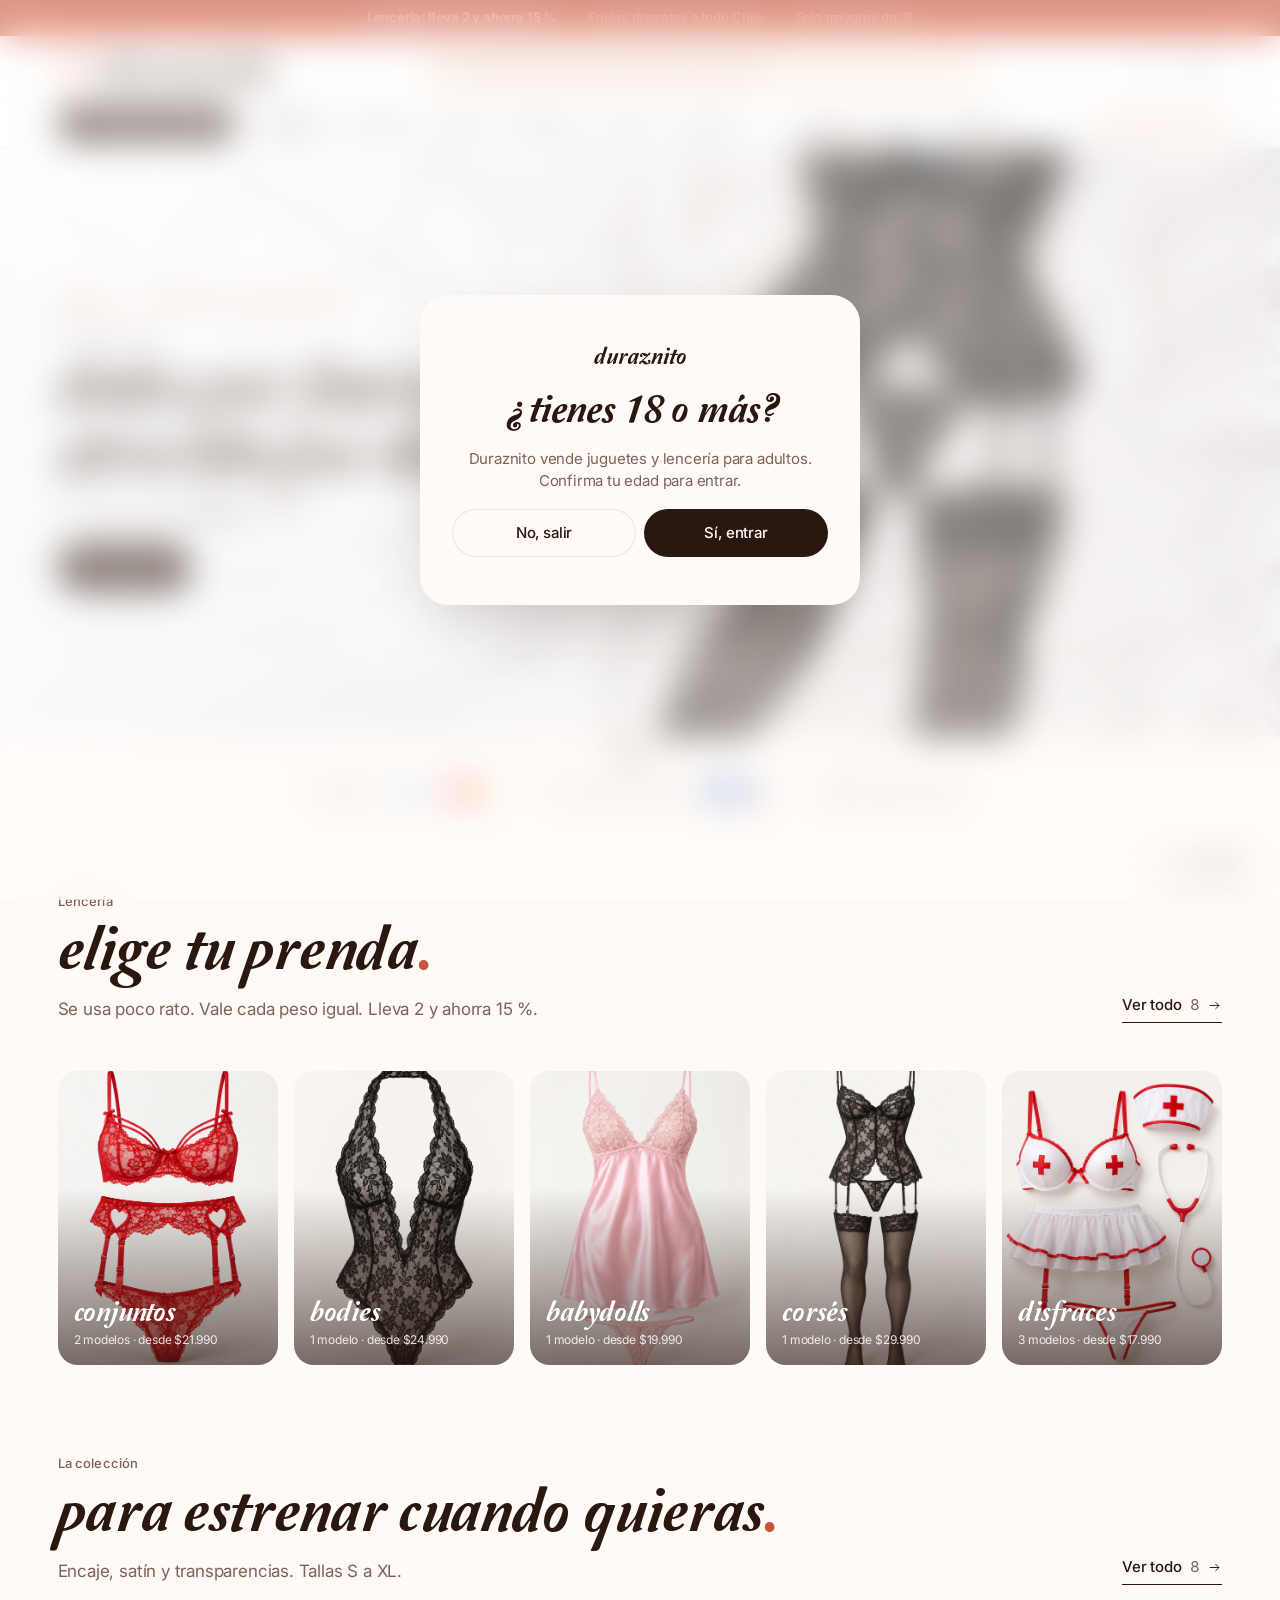
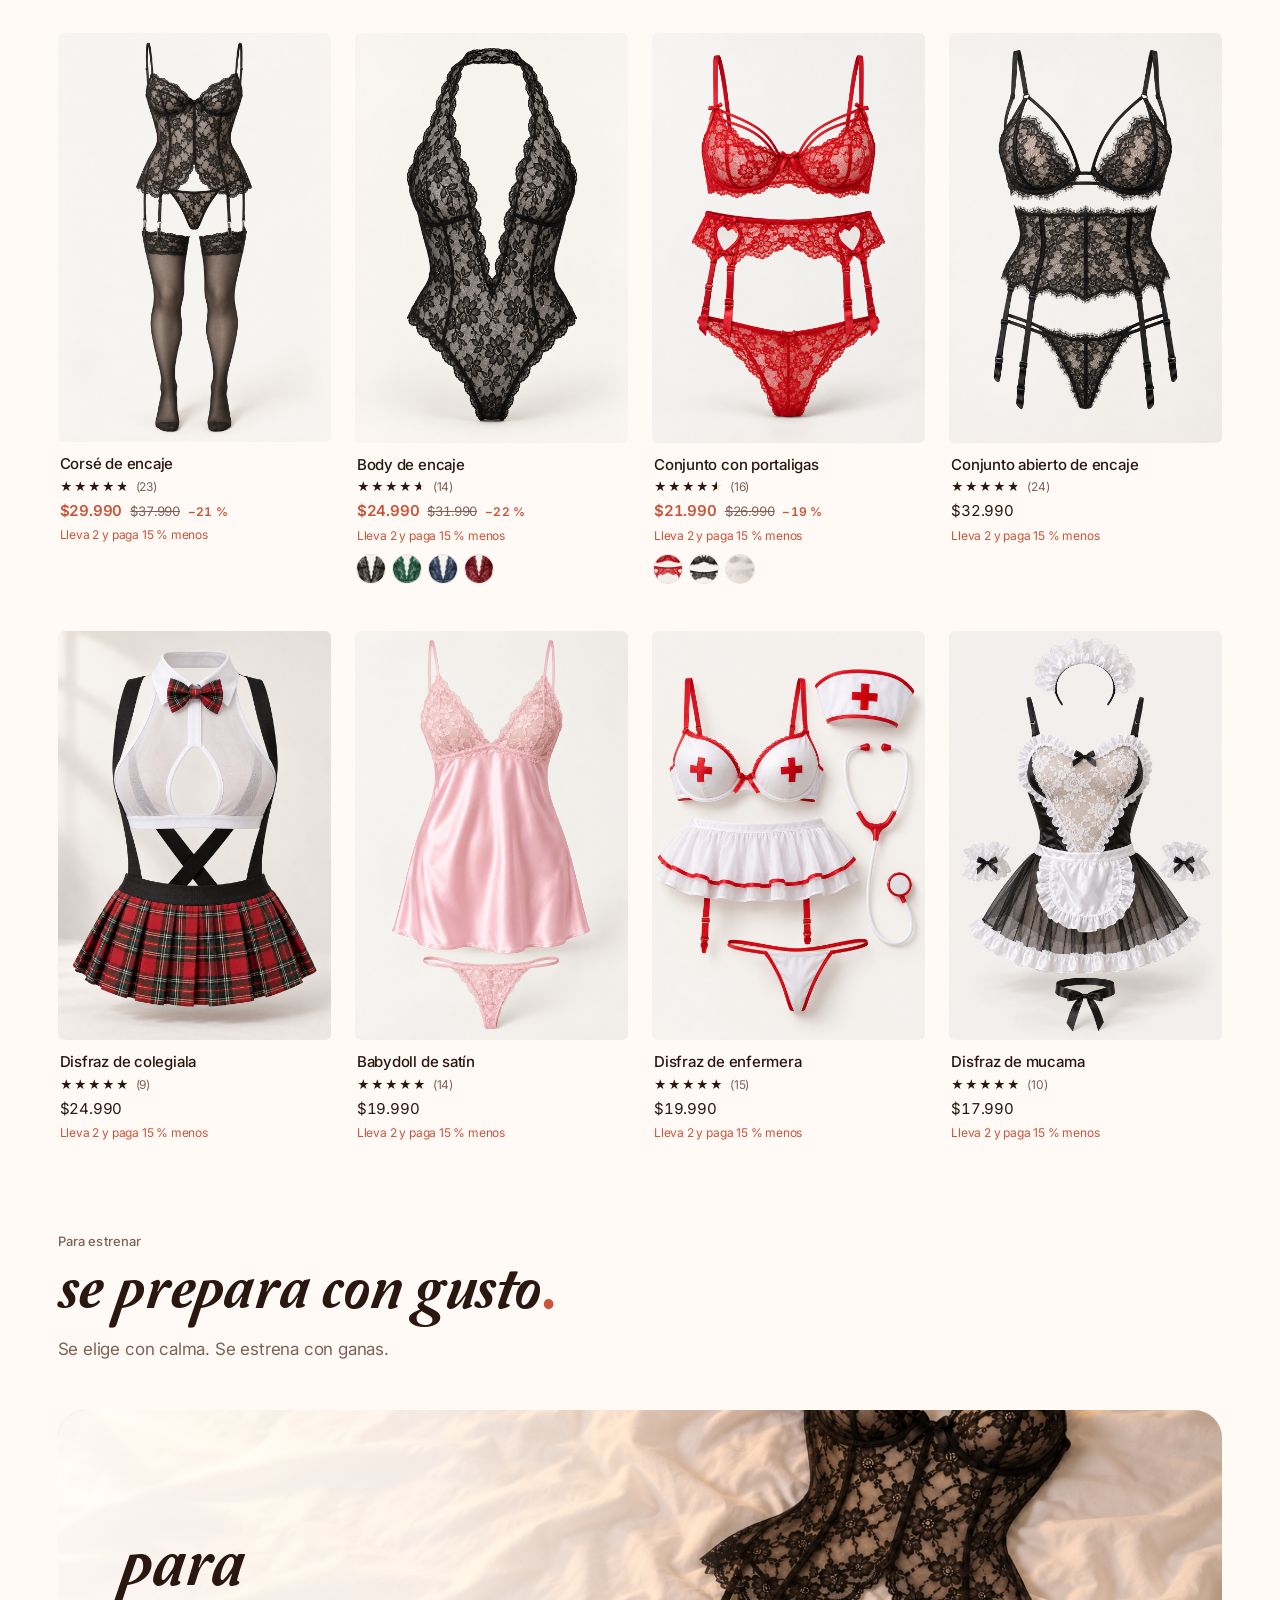
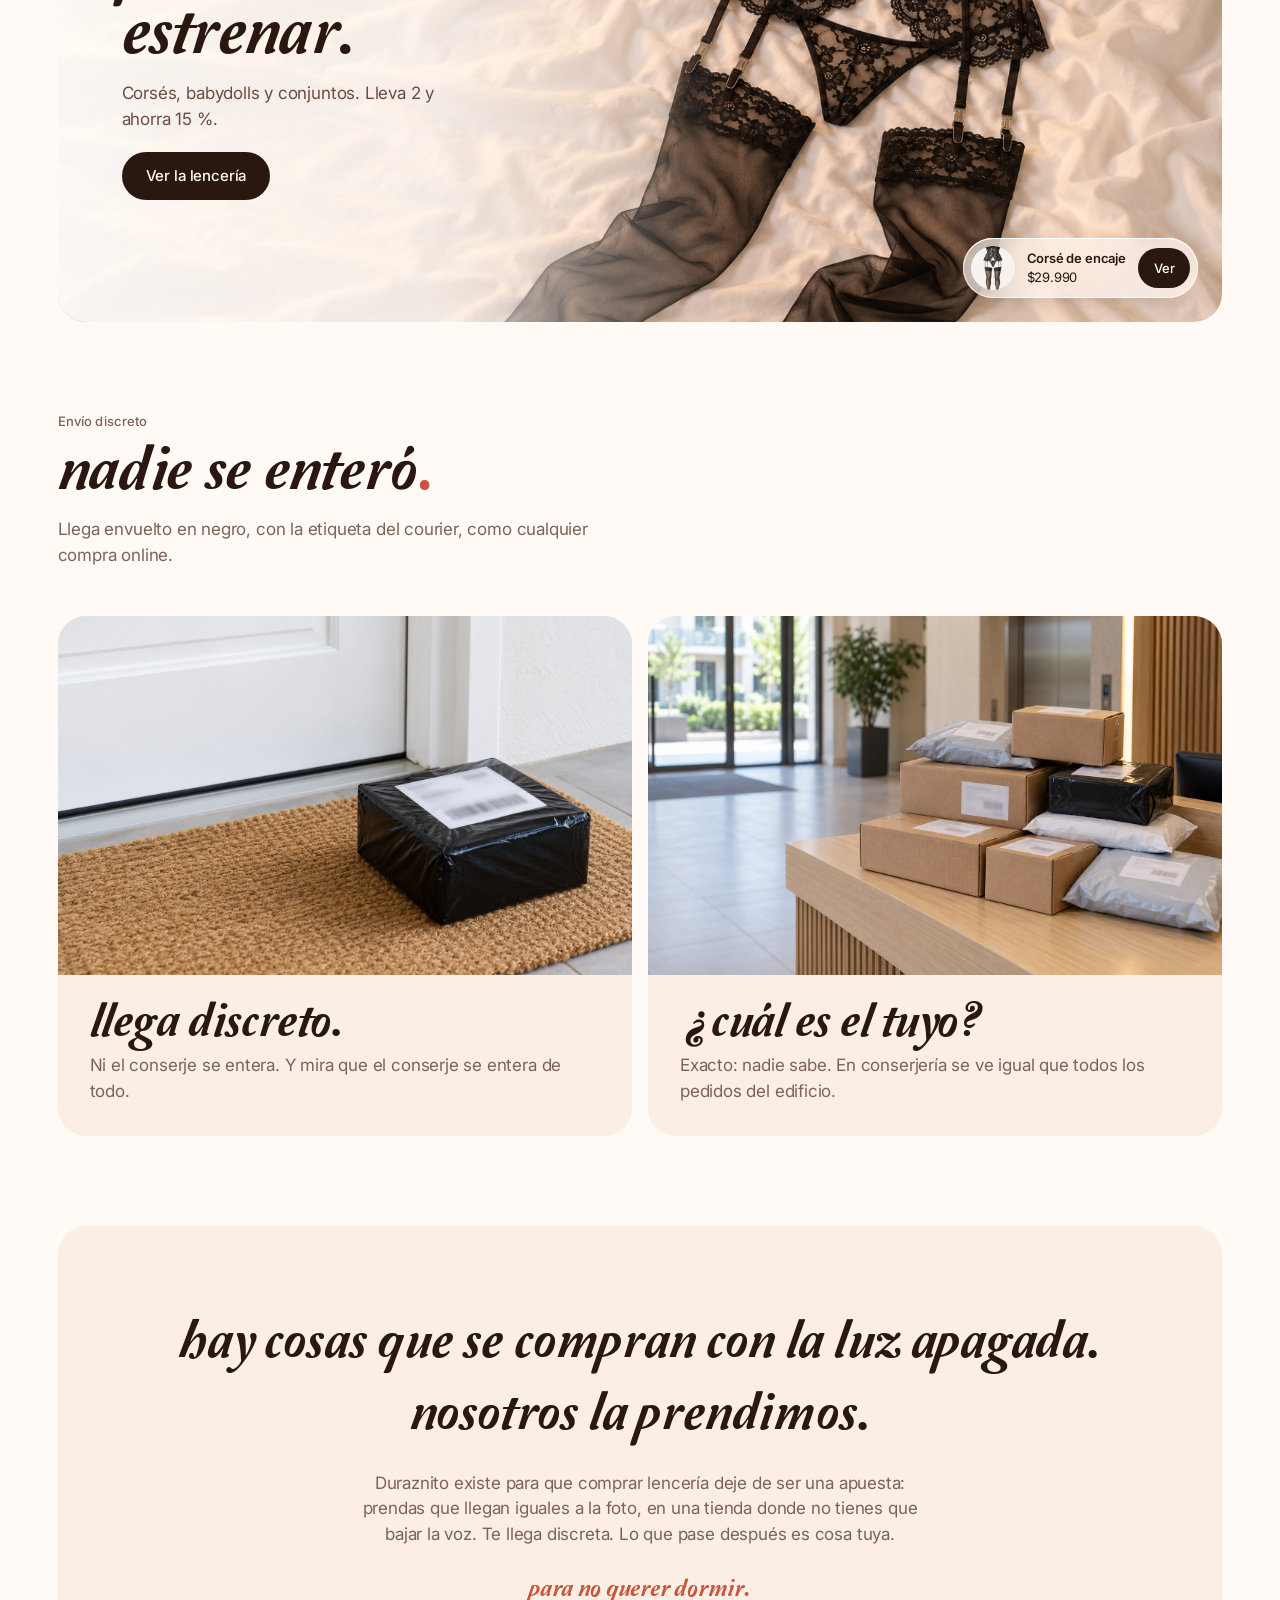
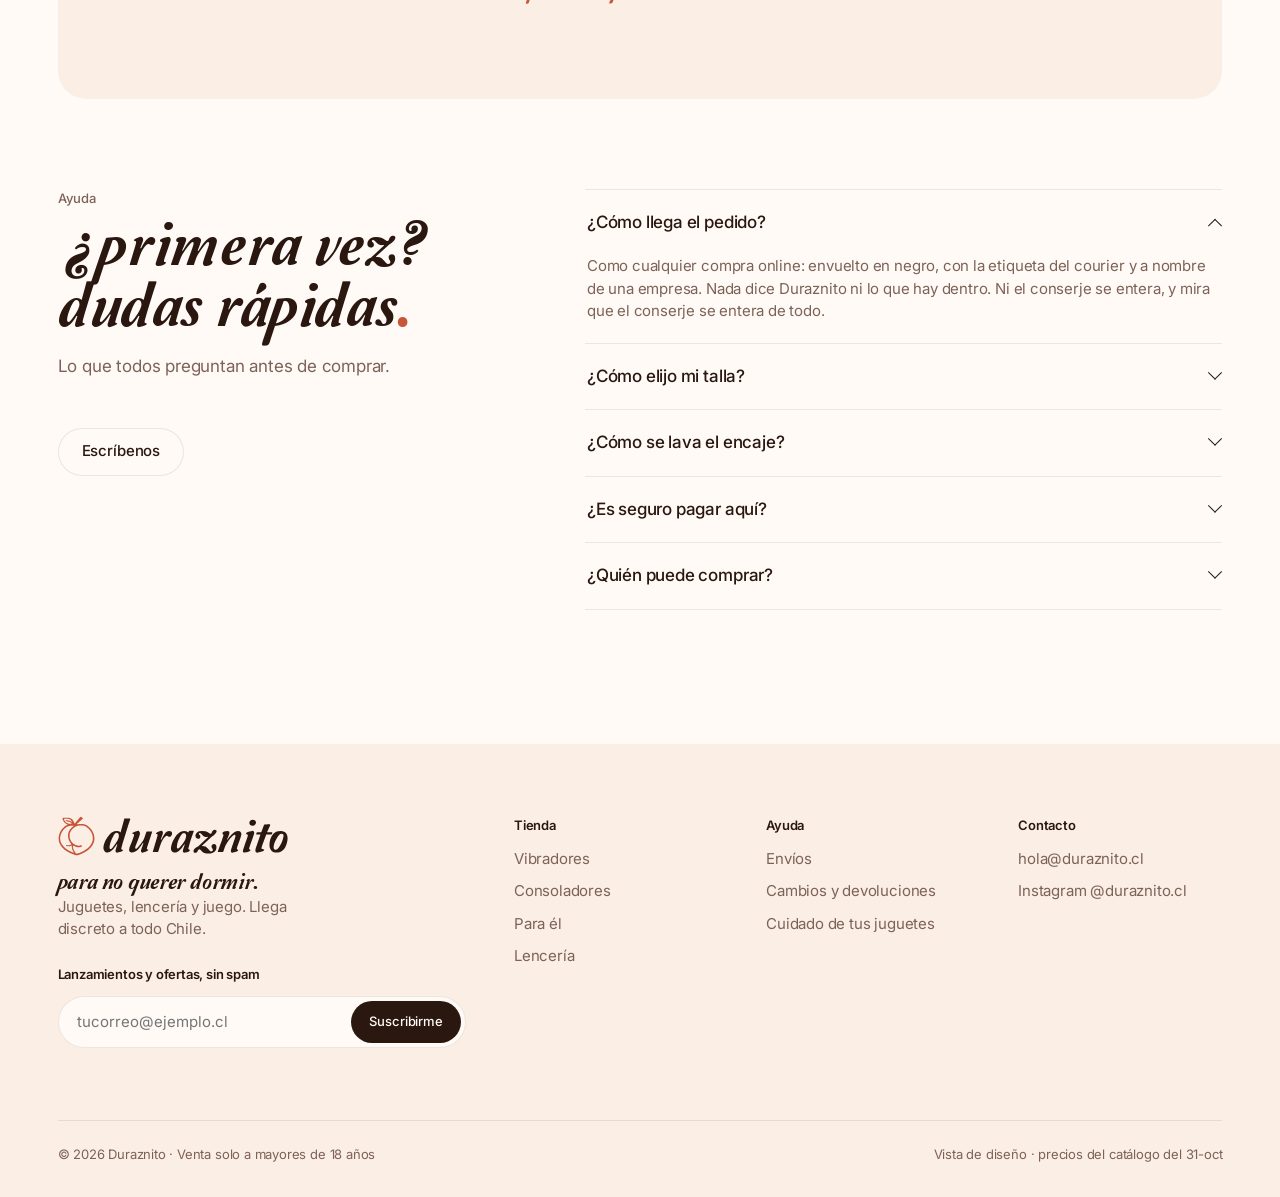
<file: index.html>
<!doctype html>
<html lang="es">
<head>
  <meta charset="utf-8">
  <meta name="robots" content="noindex, nofollow">
  <meta http-equiv="Cache-Control" content="no-cache, no-store, must-revalidate">
  <meta name="viewport" content="width=device-width,initial-scale=1">
  <title>Duraznito · Juguetes, lencería y juego</title>
  <meta name="theme-color" content="#ffffff">
  <link rel="icon" href="assets/desvelo-durazno-favicon.svg" type="image/svg+xml">
  <link rel="icon" href="assets/desvelo-favicon-durazno-32.png" sizes="32x32" type="image/png">
  <link rel="apple-touch-icon" href="assets/desvelo-apple-touch-durazno.png">
  <link rel="preconnect" href="https://fonts.googleapis.com">
  <link rel="preconnect" href="https://fonts.gstatic.com" crossorigin>
  <link href="https://fonts.googleapis.com/css2?family=Inter:wght@400;500;600&display=swap" rel="stylesheet">
  <link rel="preload" href="assets/amperzand.ttf" as="font" type="font/ttf" crossorigin>
  <link rel="stylesheet" href="assets/base.css?v=1793928678">
  <script src="marca/config-vista-previa.js?v=1793928678"></script>
  <script src="assets/theme.js?v=1793928678" defer></script>
  <script src="assets/tienda-demo.js?v=1793928678" defer></script>
</head>
<body>
  <svg width="0" height="0" style="position:absolute" aria-hidden="true">
    <symbol id="i-buscar" viewBox="0 0 24 24"><circle cx="10.5" cy="10.5" r="6.5"/><path d="m15.5 15.5 4.5 4.5"/></symbol>
    <symbol id="i-cuenta" viewBox="0 0 24 24"><circle cx="12" cy="8.5" r="3.75"/><path d="M4.75 20c.9-3.6 3.75-5.5 7.25-5.5s6.35 1.9 7.25 5.5"/></symbol>
    <symbol id="i-bolsa" viewBox="0 0 24 24"><path d="M5.5 8.5h13l-.9 11.1a1.5 1.5 0 0 1-1.5 1.4H7.9a1.5 1.5 0 0 1-1.5-1.4z"/><path d="M9 8.5V7a3 3 0 0 1 6 0v1.5"/></symbol>
    <symbol id="i-menu" viewBox="0 0 24 24"><path d="M4 9h16M4 15h16"/></symbol>
    <symbol id="i-flecha" viewBox="0 0 24 24"><path d="M5 12h14m-5-5 5 5-5 5"/></symbol>
    <symbol id="i-mas" viewBox="0 0 24 24"><path d="M12 6v12M6 12h12"/></symbol>
    <symbol id="i-envio" viewBox="0 0 24 24"><path d="M3.5 7.5h10v9h-10zM13.5 10.5h3.6l3.4 3.2v2.8h-7"/><circle cx="7" cy="17.5" r="1.75"/><circle cx="17" cy="17.5" r="1.75"/></symbol>
    <symbol id="i-pago" viewBox="0 0 24 24"><rect x="3.5" y="6" width="17" height="12" rx="2.5"/><path d="M3.5 10h17M7 14.5h3"/></symbol>
    <symbol id="i-prev" viewBox="0 0 24 24"><path d="m14.5 6-6 6 6 6"/></symbol>
    <symbol id="i-next" viewBox="0 0 24 24"><path d="m9.5 6 6 6-6 6"/></symbol>
    <symbol id="i-pausa" viewBox="0 0 24 24"><path d="M9 6.5v11M15 6.5v11"/></symbol>
    <symbol id="i-play" viewBox="0 0 24 24"><path d="M8.5 6.2v11.6L18 12z"/></symbol>
    <symbol id="i-check" viewBox="0 0 24 24"><path d="m5.5 12.5 4 4 9-9"/></symbol>
    <symbol id="i-caja" viewBox="0 0 24 24"><path d="M4 8.5 12 4.5l8 4v7l-8 4-8-4z"/><path d="M4 8.5l8 4 8-4M12 12.5v7"/></symbol>
  </svg>

  <a class="skip-link" href="#inicio">Saltar al contenido</a>


  <div class="barra-servicio"><div class="page-width barra-servicio__in"><span><b>Lencería: lleva 2 y ahorra 15&nbsp;%</b></span><span>Envíos discretos a todo Chile</span><span>Solo mayores de 18</span></div></div>
  <header class="site-header">
    <div class="page-width header-inner header-inner--v2">
      <button class="mobile-nav-toggle" data-nav-toggle aria-controls="MobileNav" aria-expanded="false" aria-label="Abrir menú"><svg class="icono"><use href="#i-menu"/></svg></button>
      <a class="brand-logo" href="index.html" aria-label="Duraznito, inicio"><img class="logo-durazno" src="assets/desvelo-durazno-a-justo.svg" width="524" height="558" alt=""><img class="logo-palabra" src="assets/desvelo-wordmark.svg" width="3704" height="724" alt="Duraznito"></a>
      <button class="header-buscar" type="button" data-buscar><svg class="icono" aria-hidden="true"><use href="#i-buscar"/></svg>¿Qué buscas? Body, corsé, conjunto rojo…</button>
      <div class="header-actions">
        <a class="header-action" href="#" aria-label="Buscar" data-solo-movil><svg class="icono"><use href="#i-buscar"/></svg></a>
        <a class="header-action header-action--cuenta" href="#" aria-label="Cuenta"><svg class="icono"><use href="#i-cuenta"/></svg></a>
        <a class="header-action" href="#" aria-label="Bolsa" data-bolsa><svg class="icono"><use href="#i-bolsa"/></svg></a>
      </div>
    </div>
    <div class="header-fila2">
      <div class="page-width header-fila2__in">
        <button class="btn-categorias" type="button" data-catalogo aria-expanded="false" aria-controls="CatalogoMenu"><svg class="icono"><use href="#i-menu"/></svg>Todas las categorías</button>
        <a href="coleccion.html?c=lenceria" style="font-weight:600;opacity:1">Lencería</a><a href="coleccion.html?tipo=conjuntos">Conjuntos</a><a href="coleccion.html?tipo=bodies">Bodies</a><a href="coleccion.html?tipo=babydolls">Babydolls</a><a href="coleccion.html?tipo=corses">Corsés</a><a href="coleccion.html?tipo=disfraces">Disfraces</a><span class="header-fila2__sep" aria-hidden="true"></span><a href="coleccion.html?c=vibradores,consoladores,para-el,anal,bondage">Juguetes</a><a href="coleccion.html?c=packs">Packs</a><a href="coleccion.html?precio=p1,p2">Regalos</a>
        <div class="header-fila2__extra"><a href="#" data-test>Encuentra el tuyo</a></div>
      </div>
    </div>
    <div class="catalogo-menu" id="CatalogoMenu" data-catalogo-menu>
      <div class="page-width catalogo-menu__in">
        <div class="mlen"><div class="mlen__cabeza"><p class="mlen__titulo">lencería.</p><span>Lleva 2 prendas y ahorra 15 %</span><a class="boton" href="coleccion.html?c=lenceria">Toda la lencería (8)</a></div>
          <div class="mlen__tipos"><a class="mlen__tipo" href="coleccion.html?tipo=conjuntos"><img src="assets/desvelo-real-conjunto-con-portaligas.jpg" alt="" loading="lazy"><b>Conjuntos</b><span>desde $21.990</span></a><a class="mlen__tipo" href="coleccion.html?tipo=bodies"><img src="assets/desvelo-real-body-de-encaje.jpg" alt="" loading="lazy"><b>Bodies</b><span>desde $24.990</span></a><a class="mlen__tipo" href="coleccion.html?tipo=babydolls"><img src="assets/desvelo-real-babydoll-de-satin.jpg" alt="" loading="lazy"><b>Babydolls</b><span>desde $19.990</span></a><a class="mlen__tipo" href="coleccion.html?tipo=corses"><img src="assets/desvelo-real-corse-de-encaje.jpg" alt="" loading="lazy"><b>Corsés</b><span>desde $29.990</span></a><a class="mlen__tipo" href="coleccion.html?tipo=disfraces"><img src="assets/desvelo-real-disfraz-de-enfermera.jpg" alt="" loading="lazy"><b>Disfraces</b><span>desde $17.990</span></a></div></div>
        <a class="mpack" href="coleccion.html?c=packs"><img src="assets/desvelo-pack-real2-encaje-y-juego.jpg" alt="" loading="lazy"><b>Packs</b><span>5 packs · hasta 31 % menos que por separado</span></a>
        <div class="mresto"><p>Juguetes</p><a href="coleccion.html?c=vibradores">Vibradores<span>13</span></a><a href="coleccion.html?c=consoladores">Consoladores<span>6</span></a><a href="coleccion.html?c=para-el">Para él<span>14</span></a><a href="coleccion.html?c=anal">Anal<span>8</span></a><a href="coleccion.html?c=bondage">Bondage<span>5</span></a>
          <p>Atajos</p><a href="coleccion.html?primera">Ideal primera vez</a><a href="coleccion.html?para=pareja">Para jugar de a dos</a><a href="coleccion.html?precio=p1,p2">Regalos hasta $20.000</a><a class="boton boton--claro" href="coleccion.html">Ver toda la tienda</a></div>
      </div>
    </div>
    <nav class="mobile-nav" id="MobileNav" aria-label="Menú del celular">
      <a class="mobile-nav__lenceria" href="coleccion.html?c=lenceria">Lencería<img src="assets/desvelo-real-body-de-encaje.jpg" alt="" loading="lazy"></a>
      <div class="mobile-nav__tipos"><a href="coleccion.html?tipo=conjuntos"><img src="assets/desvelo-real-conjunto-con-portaligas.jpg" alt="" loading="lazy">Conjuntos</a><a href="coleccion.html?tipo=bodies"><img src="assets/desvelo-real-body-de-encaje.jpg" alt="" loading="lazy">Bodies</a><a href="coleccion.html?tipo=babydolls"><img src="assets/desvelo-real-babydoll-de-satin.jpg" alt="" loading="lazy">Babydolls</a><a href="coleccion.html?tipo=corses"><img src="assets/desvelo-real-corse-de-encaje.jpg" alt="" loading="lazy">Corsés</a><a href="coleccion.html?tipo=disfraces"><img src="assets/desvelo-real-disfraz-de-enfermera.jpg" alt="" loading="lazy">Disfraces</a></div>
      <a href="coleccion.html?c=packs">Packs<img src="assets/desvelo-pack-real2-encaje-y-juego.jpg" alt="" loading="lazy"></a>
      <a href="coleccion.html?c=vibradores">Vibradores<img src="assets/desvelo-real-varita-2-en-1.jpg" alt="" loading="lazy"></a><a href="coleccion.html?c=consoladores">Consoladores<img src="assets/desvelo-real-consolador-de-vidrio.jpg" alt="" loading="lazy"></a><a href="coleccion.html?c=para-el">Para él<img src="assets/desvelo-real-anillo-vibrador.jpg" alt="" loading="lazy"></a><a href="coleccion.html?c=anal">Anal<img src="assets/desvelo-real-plug-joya-mediano.jpg" alt="" loading="lazy"></a><a href="coleccion.html?c=bondage">Bondage<img src="assets/desvelo-real-esposas-de-felpa.jpg" alt="" loading="lazy"></a>
      <div class="mobile-nav__extra"><a href="coleccion.html?primera">Primera vez</a><a href="coleccion.html?para=pareja">Para parejas</a><a href="coleccion.html?precio=p1,p2">Regalos</a><a href="#" data-test>Encuentra el tuyo · test de 3 preguntas</a><a href="coleccion.html">Toda la tienda</a><a href="mailto:hola@duraznito.cl">Escríbenos</a></div>
    </nav>
  </header>

  <main id="inicio">
    <section class="hero" aria-roledescription="carrusel" aria-label="Destacados">
      <div class="carrusel" data-carrusel style="--intervalo:5s">
        <div class="carrusel__pista" tabindex="0">
          <article class="banner" aria-roledescription="diapositiva" aria-label="1 de 3">
            <picture class="banner__media"><source media="(max-width: 759px)" srcset="assets/desvelo-banner-real6-corse-movil.jpg" width="1536" height="1280"><img src="assets/desvelo-banner-real-corse.jpg" width="1536" height="1024" fetchpriority="high" alt="Corsé de encaje" style="object-position:70% center"></picture>
            <div class="banner__copy despertar"><p class="banner__oferta"><b>−21 %</b><span>precio de lanzamiento</span></p><p class="antetitulo">Corsé de encaje</p><h1 class="marca-titulo banner__titulo">dulce por fuera, atrevida por dentro.</h1><p class="banner__producto"><span>Corsé de encaje</span><span class="banner__precio">$29.990</span><s class="precio-antes" style="margin:0">$37.990</s></p><a class="boton" href="producto.html?p=corse-de-encaje">Ver el corsé<span class="banner__precio-boton"> · $29.990</span></a></div>
          </article><article class="banner" aria-roledescription="diapositiva" aria-label="2 de 3">
            <picture class="banner__media"><source media="(max-width: 759px)" srcset="assets/desvelo-banner-real6-portaligas-movil.jpg" width="1536" height="1280"><img src="assets/desvelo-banner-real-portaligas.jpg" width="1536" height="1024" loading="lazy" alt="Conjunto con portaligas rojo" style="object-position:70% center"></picture>
            <div class="banner__copy"><p class="banner__oferta"><b>−19 %</b><span>en el conjunto rojo</span></p><p class="antetitulo">Conjunto con portaligas</p><h2 class="marca-titulo banner__titulo">rojo, por si había dudas.</h2><p class="banner__producto"><span>Conjunto con portaligas</span><span class="banner__precio">$21.990</span><s class="precio-antes" style="margin:0">$26.990</s></p><a class="boton" href="producto.html?p=conjunto-con-portaligas">Ver el conjunto<span class="banner__precio-boton"> · $21.990</span></a></div>
          </article><article class="banner" aria-roledescription="diapositiva" aria-label="3 de 3">
            <picture class="banner__media"><source media="(max-width: 759px)" srcset="assets/desvelo-banner-real6-set-movil.jpg" width="1536" height="1280"><img src="assets/desvelo-banner-real-set.jpg" width="1536" height="1024" loading="lazy" alt="Conjuntos, bodies, corsés y más" style="object-position:70% center"></picture>
            <div class="banner__copy"><p class="banner__oferta"><b>−15 %</b><span>llevando 2 prendas</span></p><p class="antetitulo">Toda la lencería</p><h2 class="marca-titulo banner__titulo">lleva 2, paga 15&nbsp;% menos.</h2><p class="banner__producto"><span>Conjuntos, bodies, corsés y disfraces desde</span><span class="banner__precio">$17.990</span></p><a class="boton" href="coleccion.html?c=lenceria">Elegir mis dos<span class="banner__precio-boton"> · desde $17.990</span></a></div>
          </article>
        </div>
        <div class="carrusel__controles vidrio">
          <button class="carrusel__boton" type="button" data-prev aria-label="Anterior"><svg class="icono"><use href="#i-prev"/></svg></button>
          <div class="carrusel__puntos" data-puntos></div>
          <button class="carrusel__boton" type="button" data-next aria-label="Siguiente"><svg class="icono"><use href="#i-next"/></svg></button>
          <button class="carrusel__boton" type="button" data-pausa aria-label="Pausar"><svg class="icono"><use href="#i-pausa"/></svg></button>
        </div>
      </div>
      <div class="confianza page-width">
        <div class="confianza__grupo"><span class="confianza__txt">Pagas con</span><img src="assets/desvelo-pago-mercadopago.svg" alt="Mercado Pago" width="28" height="28"><img src="assets/desvelo-pago-visa.svg" alt="Visa" width="40" height="28"><img src="assets/desvelo-pago-mastercard.svg" alt="Mastercard" width="36" height="24"></div>
        <div class="confianza__grupo"><span class="confianza__txt">Envíos a todo Chile con</span><img class="confianza__bluex" src="assets/desvelo-envio-bluex.svg" alt="Blue Express" width="64" height="32"></div>
        <div class="confianza__grupo"><svg class="icono"><use href="#i-caja"/></svg><span class="confianza__txt">Empaque discreto</span></div>
      </div>
    </section>

    <section class="seccion--compacta page-width">
      <div class="seccion-cabeza aparece" data-titulo="Elige tu prenda."><div class="seccion-cabeza__textos"><p class="seccion-cabeza__que">Lencería</p><h2>elige tu prenda<span class="punto-final">.</span></h2><p class="seccion-cabeza__porque">Se usa poco rato. Vale cada peso igual. Lleva 2 y ahorra 15 %.</p></div><a class="ver-todo" href="coleccion.html?c=lenceria">Ver todo <span>8</span><svg class="icono"><use href="#i-flecha"/></svg></a></div>
      <div class="intencion intencion--cinco"><a class="puerta aparece" href="coleccion.html?tipo=conjuntos"><img src="assets/desvelo-real-conjunto-con-portaligas.jpg" alt="" loading="lazy"><span class="puerta__txt"><b>conjuntos</b><span>2 modelos · desde $21.990</span></span></a><a class="puerta aparece" href="coleccion.html?tipo=bodies"><img src="assets/desvelo-real-body-de-encaje.jpg" alt="" loading="lazy"><span class="puerta__txt"><b>bodies</b><span>1 modelo · desde $24.990</span></span></a><a class="puerta aparece" href="coleccion.html?tipo=babydolls"><img src="assets/desvelo-real-babydoll-de-satin.jpg" alt="" loading="lazy"><span class="puerta__txt"><b>babydolls</b><span>1 modelo · desde $19.990</span></span></a><a class="puerta aparece" href="coleccion.html?tipo=corses"><img src="assets/desvelo-real-corse-de-encaje.jpg" alt="" loading="lazy"><span class="puerta__txt"><b>corsés</b><span>1 modelo · desde $29.990</span></span></a><a class="puerta aparece" href="coleccion.html?tipo=disfraces"><img src="assets/desvelo-real-disfraz-de-enfermera.jpg" alt="" loading="lazy"><span class="puerta__txt"><b>disfraces</b><span>3 modelos · desde $17.990</span></span></a></div>
    </section>

    <section class="seccion--compacta page-width" id="lenceria">
      <div class="seccion-cabeza aparece" data-titulo="Para estrenar esta noche."><div class="seccion-cabeza__textos"><p class="seccion-cabeza__que">La colección</p><h2>para estrenar cuando quieras<span class="punto-final">.</span></h2><p class="seccion-cabeza__porque">Encaje, satín y transparencias. Tallas S a XL.</p></div><a class="ver-todo" href="coleccion.html?c=lenceria">Ver todo <span>8</span><svg class="icono"><use href="#i-flecha"/></svg></a></div>
      <div class="product-grid"><article class="product-card product-card--lenceria" data-handle="corse-de-encaje"><div class="product-card__media"><a href="producto.html?p=corse-de-encaje" class="product-card__enlace" aria-label="Corsé de encaje"><img class="product-card__principal" src="assets/desvelo-real-corse-de-encaje.jpg" width="1024" height="1536" loading="lazy" alt="Corsé de encaje"></a><button class="guardar" type="button" data-guardar="corse-de-encaje" aria-pressed="false" aria-label="Guardar Corsé de encaje"><svg class="icono" viewBox="0 0 24 24" aria-hidden="true"><path d="M7 4.5h10v15.5l-5-3.6-5 3.6z"/></svg></button></div><div class="product-card__info"><h3 class="product-card__title"><a href="producto.html?p=corse-de-encaje">Corsé de encaje</a></h3><p class="product-card__estrellas"><span class="estrellas" style="--v:4.7">★★★★★</span><span>(23)</span></p><p class="product-card__precio product-card__precio--oferta">$29.990<s>$37.990</s><span class="product-card__dcto">−21 %</span></p><p class="product-card__nota product-card__nota--oferta">Lleva 2 y paga 15 % menos</p></div></article><article class="product-card product-card--lenceria" data-handle="body-de-encaje"><div class="product-card__media"><a href="producto.html?p=body-de-encaje" class="product-card__enlace" aria-label="Body de encaje"><img class="product-card__principal" src="assets/desvelo-real-body-de-encaje--negro.jpg" width="1024" height="1536" loading="lazy" alt="Body de encaje"><img class="product-card__segunda" src="assets/desvelo-real-body-de-encaje--verde.jpg" width="1024" height="1536" loading="lazy" alt=""></a><button class="guardar" type="button" data-guardar="body-de-encaje" aria-pressed="false" aria-label="Guardar Body de encaje"><svg class="icono" viewBox="0 0 24 24" aria-hidden="true"><path d="M7 4.5h10v15.5l-5-3.6-5 3.6z"/></svg></button></div><div class="product-card__info"><h3 class="product-card__title"><a href="producto.html?p=body-de-encaje">Body de encaje</a></h3><p class="product-card__estrellas"><span class="estrellas" style="--v:4.6">★★★★★</span><span>(14)</span></p><p class="product-card__precio product-card__precio--oferta">$24.990<s>$31.990</s><span class="product-card__dcto">−22 %</span></p><p class="product-card__nota product-card__nota--oferta">Lleva 2 y paga 15 % menos</p><div class="product-card__miniaturas"><a class="miniatura" href="producto.html?p=body-de-encaje&amp;color=negro" data-foto="assets/desvelo-real-body-de-encaje--negro.jpg" title="Negro" aria-label="Body de encaje en negro"><img src="assets/desvelo-real-body-de-encaje--negro.jpg" width="1024" height="1536" loading="lazy" alt=""></a><a class="miniatura" href="producto.html?p=body-de-encaje&amp;color=verde" data-foto="assets/desvelo-real-body-de-encaje--verde.jpg" title="Verde" aria-label="Body de encaje en verde"><img src="assets/desvelo-real-body-de-encaje--verde.jpg" width="1024" height="1536" loading="lazy" alt=""></a><a class="miniatura" href="producto.html?p=body-de-encaje&amp;color=azul" data-foto="assets/desvelo-real-body-de-encaje--azul.jpg" title="Azul" aria-label="Body de encaje en azul"><img src="assets/desvelo-real-body-de-encaje--azul.jpg" width="1024" height="1536" loading="lazy" alt=""></a><a class="miniatura" href="producto.html?p=body-de-encaje&amp;color=rojo" data-foto="assets/desvelo-real-body-de-encaje--rojo.jpg" title="Rojo" aria-label="Body de encaje en rojo"><img src="assets/desvelo-real-body-de-encaje--rojo.jpg" width="1024" height="1536" loading="lazy" alt=""></a></div></div></article><article class="product-card product-card--lenceria" data-handle="conjunto-con-portaligas"><div class="product-card__media"><a href="producto.html?p=conjunto-con-portaligas" class="product-card__enlace" aria-label="Conjunto con portaligas"><img class="product-card__principal" src="assets/desvelo-real-conjunto-con-portaligas--rojo.jpg" width="1024" height="1536" loading="lazy" alt="Conjunto con portaligas"><img class="product-card__segunda" src="assets/desvelo-real-conjunto-con-portaligas--negro.jpg" width="1024" height="1536" loading="lazy" alt=""></a><button class="guardar" type="button" data-guardar="conjunto-con-portaligas" aria-pressed="false" aria-label="Guardar Conjunto con portaligas"><svg class="icono" viewBox="0 0 24 24" aria-hidden="true"><path d="M7 4.5h10v15.5l-5-3.6-5 3.6z"/></svg></button></div><div class="product-card__info"><h3 class="product-card__title"><a href="producto.html?p=conjunto-con-portaligas">Conjunto con portaligas</a></h3><p class="product-card__estrellas"><span class="estrellas" style="--v:4.5">★★★★★</span><span>(16)</span></p><p class="product-card__precio product-card__precio--oferta">$21.990<s>$26.990</s><span class="product-card__dcto">−19 %</span></p><p class="product-card__nota product-card__nota--oferta">Lleva 2 y paga 15 % menos</p><div class="product-card__miniaturas"><a class="miniatura" href="producto.html?p=conjunto-con-portaligas&amp;color=rojo" data-foto="assets/desvelo-real-conjunto-con-portaligas--rojo.jpg" title="Rojo" aria-label="Conjunto con portaligas en rojo"><img src="assets/desvelo-real-conjunto-con-portaligas--rojo.jpg" width="1024" height="1536" loading="lazy" alt=""></a><a class="miniatura" href="producto.html?p=conjunto-con-portaligas&amp;color=negro" data-foto="assets/desvelo-real-conjunto-con-portaligas--negro.jpg" title="Negro" aria-label="Conjunto con portaligas en negro"><img src="assets/desvelo-real-conjunto-con-portaligas--negro.jpg" width="1024" height="1536" loading="lazy" alt=""></a><a class="miniatura" href="producto.html?p=conjunto-con-portaligas&amp;color=blanco" data-foto="assets/desvelo-real-conjunto-con-portaligas--blanco.jpg" title="Blanco" aria-label="Conjunto con portaligas en blanco"><img src="assets/desvelo-real-conjunto-con-portaligas--blanco.jpg" width="1024" height="1536" loading="lazy" alt=""></a></div></div></article><article class="product-card product-card--lenceria" data-handle="conjunto-abierto-de-encaje"><div class="product-card__media"><a href="producto.html?p=conjunto-abierto-de-encaje" class="product-card__enlace" aria-label="Conjunto abierto de encaje"><img class="product-card__principal" src="assets/desvelo-real-conjunto-abierto-de-encaje.jpg" width="1024" height="1536" loading="lazy" alt="Conjunto abierto de encaje"></a><button class="guardar" type="button" data-guardar="conjunto-abierto-de-encaje" aria-pressed="false" aria-label="Guardar Conjunto abierto de encaje"><svg class="icono" viewBox="0 0 24 24" aria-hidden="true"><path d="M7 4.5h10v15.5l-5-3.6-5 3.6z"/></svg></button></div><div class="product-card__info"><h3 class="product-card__title"><a href="producto.html?p=conjunto-abierto-de-encaje">Conjunto abierto de encaje</a></h3><p class="product-card__estrellas"><span class="estrellas" style="--v:4.7">★★★★★</span><span>(24)</span></p><p class="product-card__precio">$32.990</p><p class="product-card__nota product-card__nota--oferta">Lleva 2 y paga 15 % menos</p></div></article><article class="product-card product-card--lenceria" data-handle="disfraz-de-colegiala"><div class="product-card__media"><a href="producto.html?p=disfraz-de-colegiala" class="product-card__enlace" aria-label="Disfraz de colegiala"><img class="product-card__principal" src="assets/desvelo-real-disfraz-de-colegiala-2.jpg" width="1024" height="1536" loading="lazy" alt="Disfraz de colegiala"></a><button class="guardar" type="button" data-guardar="disfraz-de-colegiala" aria-pressed="false" aria-label="Guardar Disfraz de colegiala"><svg class="icono" viewBox="0 0 24 24" aria-hidden="true"><path d="M7 4.5h10v15.5l-5-3.6-5 3.6z"/></svg></button></div><div class="product-card__info"><h3 class="product-card__title"><a href="producto.html?p=disfraz-de-colegiala">Disfraz de colegiala</a></h3><p class="product-card__estrellas"><span class="estrellas" style="--v:4.9">★★★★★</span><span>(9)</span></p><p class="product-card__precio">$24.990</p><p class="product-card__nota product-card__nota--oferta">Lleva 2 y paga 15 % menos</p></div></article><article class="product-card product-card--lenceria" data-handle="babydoll-de-satin"><div class="product-card__media"><a href="producto.html?p=babydoll-de-satin" class="product-card__enlace" aria-label="Babydoll de satín"><img class="product-card__principal" src="assets/desvelo-real-babydoll-de-satin.jpg" width="1024" height="1536" loading="lazy" alt="Babydoll de satín"></a><button class="guardar" type="button" data-guardar="babydoll-de-satin" aria-pressed="false" aria-label="Guardar Babydoll de satín"><svg class="icono" viewBox="0 0 24 24" aria-hidden="true"><path d="M7 4.5h10v15.5l-5-3.6-5 3.6z"/></svg></button></div><div class="product-card__info"><h3 class="product-card__title"><a href="producto.html?p=babydoll-de-satin">Babydoll de satín</a></h3><p class="product-card__estrellas"><span class="estrellas" style="--v:4.9">★★★★★</span><span>(14)</span></p><p class="product-card__precio">$19.990</p><p class="product-card__nota product-card__nota--oferta">Lleva 2 y paga 15 % menos</p></div></article><article class="product-card product-card--lenceria" data-handle="disfraz-de-enfermera"><div class="product-card__media"><a href="producto.html?p=disfraz-de-enfermera" class="product-card__enlace" aria-label="Disfraz de enfermera"><img class="product-card__principal" src="assets/desvelo-real-disfraz-de-enfermera.jpg" width="1024" height="1536" loading="lazy" alt="Disfraz de enfermera"></a><button class="guardar" type="button" data-guardar="disfraz-de-enfermera" aria-pressed="false" aria-label="Guardar Disfraz de enfermera"><svg class="icono" viewBox="0 0 24 24" aria-hidden="true"><path d="M7 4.5h10v15.5l-5-3.6-5 3.6z"/></svg></button></div><div class="product-card__info"><h3 class="product-card__title"><a href="producto.html?p=disfraz-de-enfermera">Disfraz de enfermera</a></h3><p class="product-card__estrellas"><span class="estrellas" style="--v:4.9">★★★★★</span><span>(15)</span></p><p class="product-card__precio">$19.990</p><p class="product-card__nota product-card__nota--oferta">Lleva 2 y paga 15 % menos</p></div></article><article class="product-card product-card--lenceria" data-handle="disfraz-de-mucama"><div class="product-card__media"><a href="producto.html?p=disfraz-de-mucama" class="product-card__enlace" aria-label="Disfraz de mucama"><img class="product-card__principal" src="assets/desvelo-real-disfraz-de-mucama-2.jpg" width="1024" height="1536" loading="lazy" alt="Disfraz de mucama"></a><button class="guardar" type="button" data-guardar="disfraz-de-mucama" aria-pressed="false" aria-label="Guardar Disfraz de mucama"><svg class="icono" viewBox="0 0 24 24" aria-hidden="true"><path d="M7 4.5h10v15.5l-5-3.6-5 3.6z"/></svg></button></div><div class="product-card__info"><h3 class="product-card__title"><a href="producto.html?p=disfraz-de-mucama">Disfraz de mucama</a></h3><p class="product-card__estrellas"><span class="estrellas" style="--v:4.9">★★★★★</span><span>(10)</span></p><p class="product-card__precio">$17.990</p><p class="product-card__nota product-card__nota--oferta">Lleva 2 y paga 15 % menos</p></div></article></div>
    </section>

    <section class="seccion--compacta page-width">
      <div class="seccion-cabeza aparece" data-titulo="Se prepara con gusto."><div class="seccion-cabeza__textos"><p class="seccion-cabeza__que">Para estrenar</p><h2>se prepara con gusto<span class="punto-final">.</span></h2><p class="seccion-cabeza__porque">Se elige con calma. Se estrena con ganas.</p></div></div>
      <div class="campana campana--ancha aparece"><img class="campana__foto" src="assets/desvelo-escena-real4-cama.jpg" alt="Corsé de encaje negro con ligas y medias" loading="lazy" style="object-position:72% center"><div class="campana__copy"><p class="marca-titulo campana__titulo">para estrenar.</p><p>Corsés, babydolls y conjuntos. Lleva 2 y ahorra 15 %.</p><a class="boton" href="coleccion.html?c=lenceria">Ver la lencería</a></div>
        <div class="campana__ficha vidrio"><img src="assets/desvelo-real-corse-de-encaje.jpg" alt=""><span><b>Corsé de encaje</b>$29.990</span><a class="boton" href="producto.html?p=corse-de-encaje">Ver</a></div></div>
    </section>

    <section class="seccion--compacta page-width" aria-label="Cómo llega">
      <div class="seccion-cabeza aparece" data-titulo="Nadie se enteró."><div class="seccion-cabeza__textos"><p class="seccion-cabeza__que">Envío discreto</p><h2>nadie se enteró<span class="punto-final">.</span></h2><p class="seccion-cabeza__porque">Llega envuelto en negro, con la etiqueta del courier, como cualquier compra online.</p></div></div>
      <div class="duo">
        <div class="campana aparece"><img class="campana__foto" src="assets/desvelo-paquete-puerta.jpg" alt="Paquete envuelto en film negro en la puerta de un departamento" loading="lazy" style="object-position:70% center"><div class="campana__copy"><p class="marca-titulo campana__titulo">llega discreto.</p><p>Ni el conserje se entera. Y mira que el conserje se entera de todo.</p></div></div>
        <div class="campana aparece"><img class="campana__foto" src="assets/desvelo-paquete-conserjeria.jpg" alt="Pila de paquetes comunes en una conserjería" loading="lazy" style="object-position:70% center"><div class="campana__copy"><p class="marca-titulo campana__titulo">¿cuál es el tuyo?</p><p>Exacto: nadie sabe. En conserjería se ve igual que todos los pedidos del edificio.</p></div></div>
      </div>
    </section>

    <section class="seccion--compacta page-width" aria-label="Manifiesto">
      <div class="manifiesto aparece">
        <p class="manifiesto__linea">hay cosas que se compran con la luz apagada.</p>
        <p class="manifiesto__linea manifiesto__linea--fuerte">nosotros la prendimos.</p>
        <p class="manifiesto__cuerpo">Duraznito existe para que comprar lencería deje de ser una apuesta: prendas que llegan iguales a la foto, en una tienda donde no tienes que bajar la voz. Te llega discreta. Lo que pase después es cosa tuya.</p>
        <p class="manifiesto__firma">para no querer dormir.</p>
      </div>
    </section>

    <section class="seccion--compacta page-width">
      <div class="dudas">
        <div><div class="seccion-cabeza aparece" data-titulo="¿Primera vez? Dudas rápidas."><div class="seccion-cabeza__textos"><p class="seccion-cabeza__que">Ayuda</p><h2>¿Primera vez? Dudas rápidas<span class="punto-final">.</span></h2><p class="seccion-cabeza__porque">Lo que todos preguntan antes de comprar.</p></div></div><a class="boton boton--claro" href="mailto:hola@duraznito.cl">Escríbenos</a></div>
        <div class="acordeon">
          <details open><summary>¿Cómo llega el pedido?</summary><div class="acordeon__cuerpo"><p>Como cualquier compra online: envuelto en negro, con la etiqueta del courier y a nombre de una empresa. Nada dice Duraznito ni lo que hay dentro. Ni el conserje se entera, y mira que el conserje se entera de todo.</p></div></details>
          <details><summary>¿Cómo elijo mi talla?</summary><div class="acordeon__cuerpo"><p>En cada prenda está «¿Qué talla soy?»: compara tus medidas con la tabla. Si quedas entre dos, escríbenos antes de comprar y te ayudamos.</p></div></details>
          <details><summary>¿Cómo se lava el encaje?</summary><div class="acordeon__cuerpo"><p>A mano, en agua fría y con jabón suave. Sin secadora: se seca extendido y a la sombra. Así el encaje dura mucho más.</p></div></details>
          <details><summary>¿Es seguro pagar aquí?</summary><div class="acordeon__cuerpo"><p>Sí: pagas en una plataforma de pago protegida.</p></div></details>
          <details><summary>¿Quién puede comprar?</summary><div class="acordeon__cuerpo"><p>Solo mayores de 18 años.</p></div></details>
        </div>
      </div>
    </section>
  </main>

  <footer class="site-footer">
    <div class="page-width">
      <div class="footer-grid">
        <div>
          <a class="footer-logo" href="index.html" aria-label="Duraznito"><img class="logo-durazno" src="assets/desvelo-durazno-a-justo.svg" width="524" height="558" alt=""><img class="logo-palabra" src="assets/desvelo-wordmark.svg" width="3704" height="724" alt="Duraznito"></a>
          <p class="footer-intro"><span class="marca-titulo" style="font-size:1.5rem;color:var(--tinta)">para no querer dormir.</span><br>Juguetes, lencería y juego. Llega discreto a todo Chile.</p>
          <form class="suscribir" data-suscribir style="margin-top:var(--s-5)"><p class="footer-title" style="margin:0">Lanzamientos y ofertas, sin spam</p><div class="suscribir__fila"><input type="email" required placeholder="tucorreo@ejemplo.cl" aria-label="Correo"><button class="boton" type="submit">Suscribirme</button></div></form>
        </div>
        <div><p class="footer-title">Tienda</p><ul class="footer-links"><li><a href="coleccion.html?c=vibradores">Vibradores</a></li><li><a href="coleccion.html?c=consoladores">Consoladores</a></li><li><a href="coleccion.html?c=para-el">Para él</a></li><li><a href="coleccion.html?c=lenceria">Lencería</a></li></ul></div>
        <div><p class="footer-title">Ayuda</p><ul class="footer-links"><li><a href="#inicio">Envíos</a></li><li><a href="#inicio">Cambios y devoluciones</a></li><li><a href="#inicio">Cuidado de tus juguetes</a></li></ul></div>
        <div><p class="footer-title">Contacto</p><ul class="footer-links"><li><a href="mailto:hola@duraznito.cl">hola@duraznito.cl</a></li><li><a href="https://www.instagram.com/duraznito.cl/" target="_blank" rel="noopener">Instagram @duraznito.cl</a></li></ul></div>
      </div>
      <div class="footer-bottom"><span>© 2026 Duraznito · Venta solo a mayores de 18 años</span><span>Vista de diseño · precios del catálogo del 31-oct</span></div>
    </div>
  </footer>
  <a class="flotante-dudas vidrio" href="mailto:hola@duraznito.cl"><svg class="icono" viewBox="0 0 24 24" aria-hidden="true"><path d="M5 18.5V7a2.5 2.5 0 0 1 2.5-2.5h9A2.5 2.5 0 0 1 19 7v6a2.5 2.5 0 0 1-2.5 2.5H9z"/></svg>¿Dudas?</a>
</body>
</html>
</file>
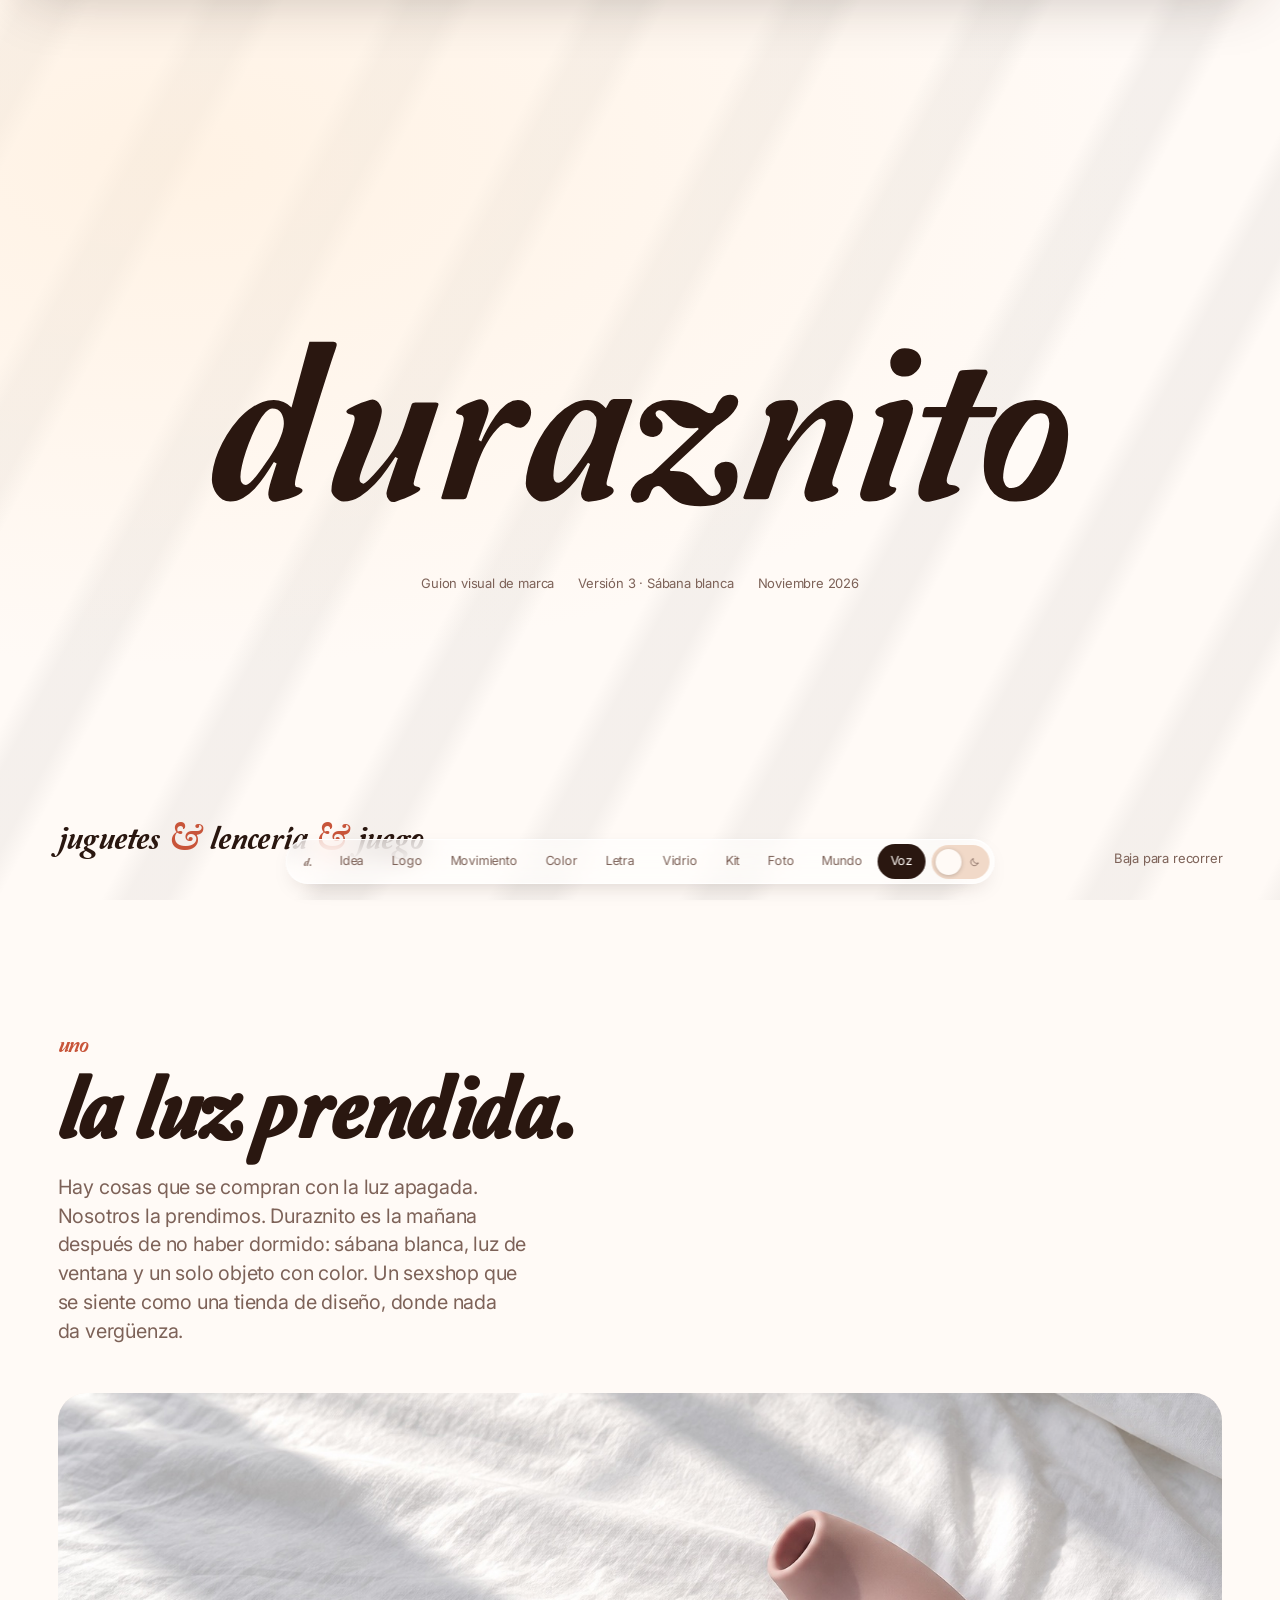
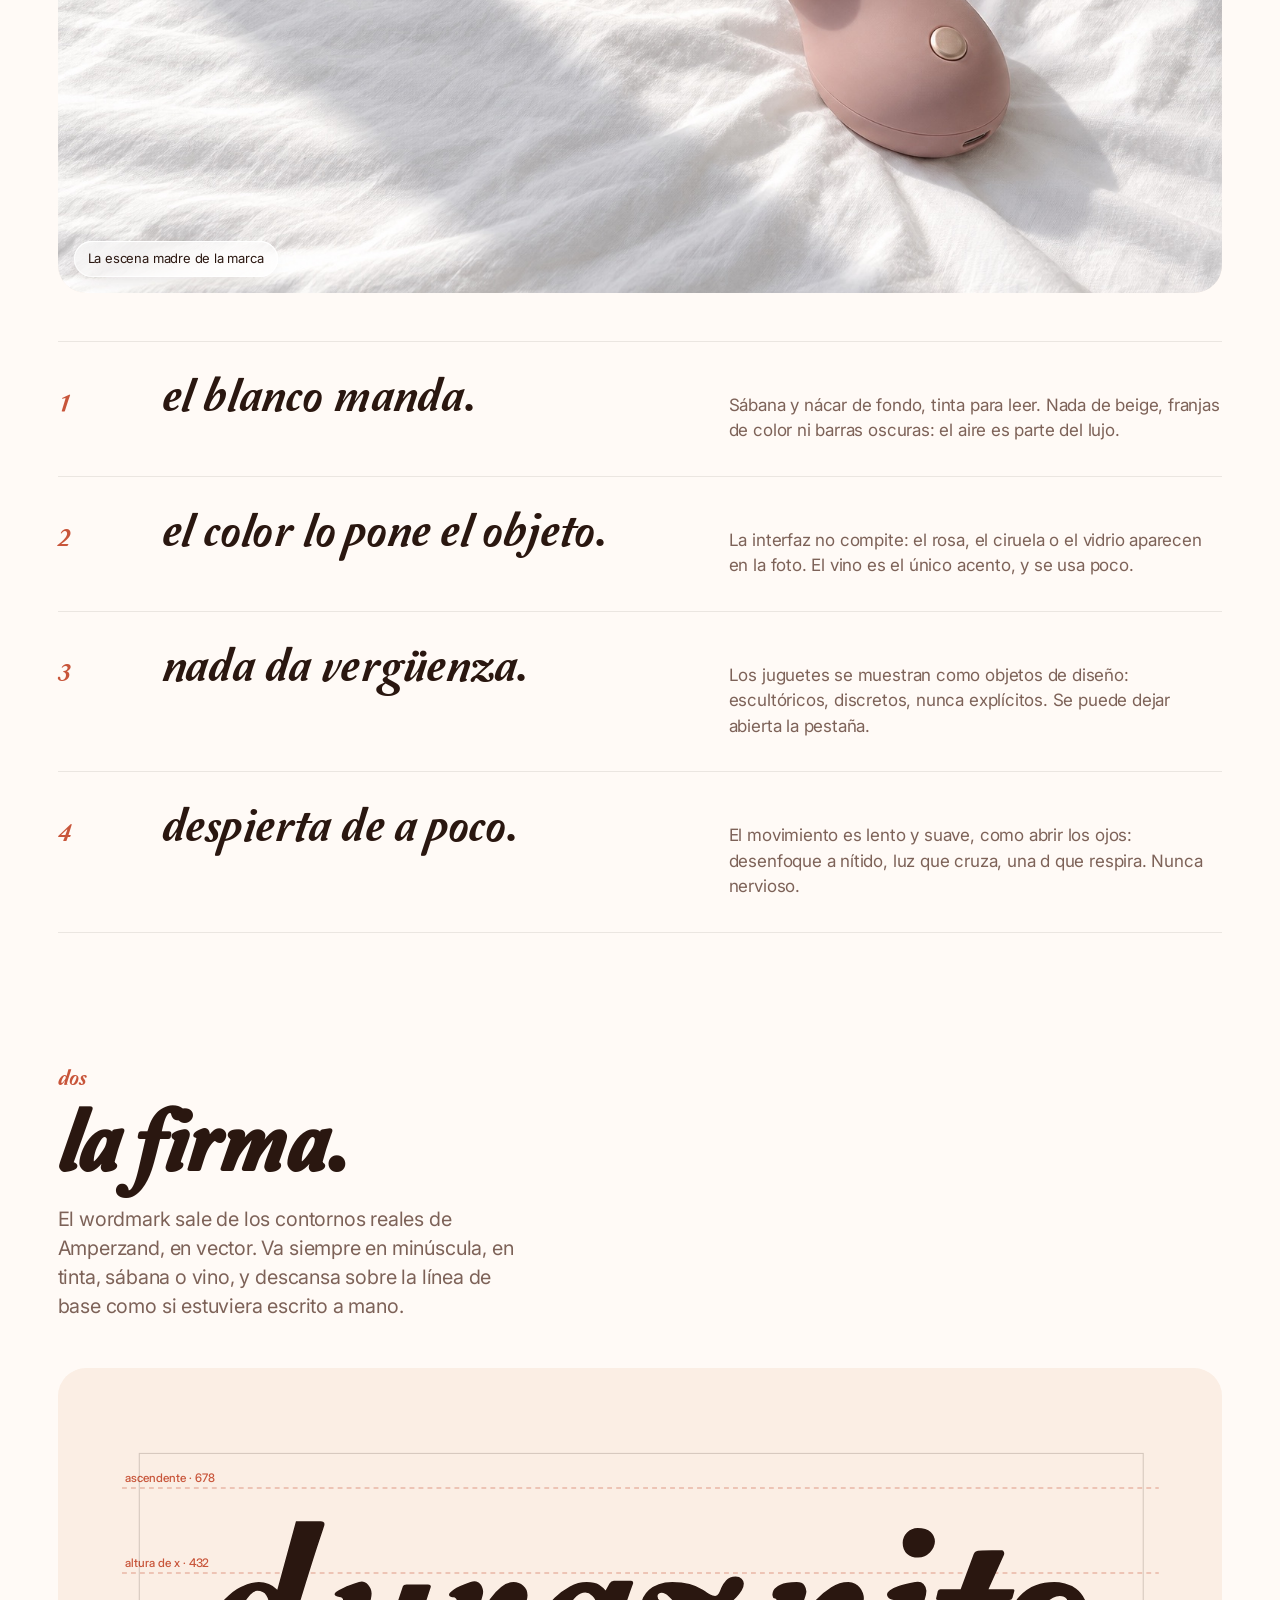
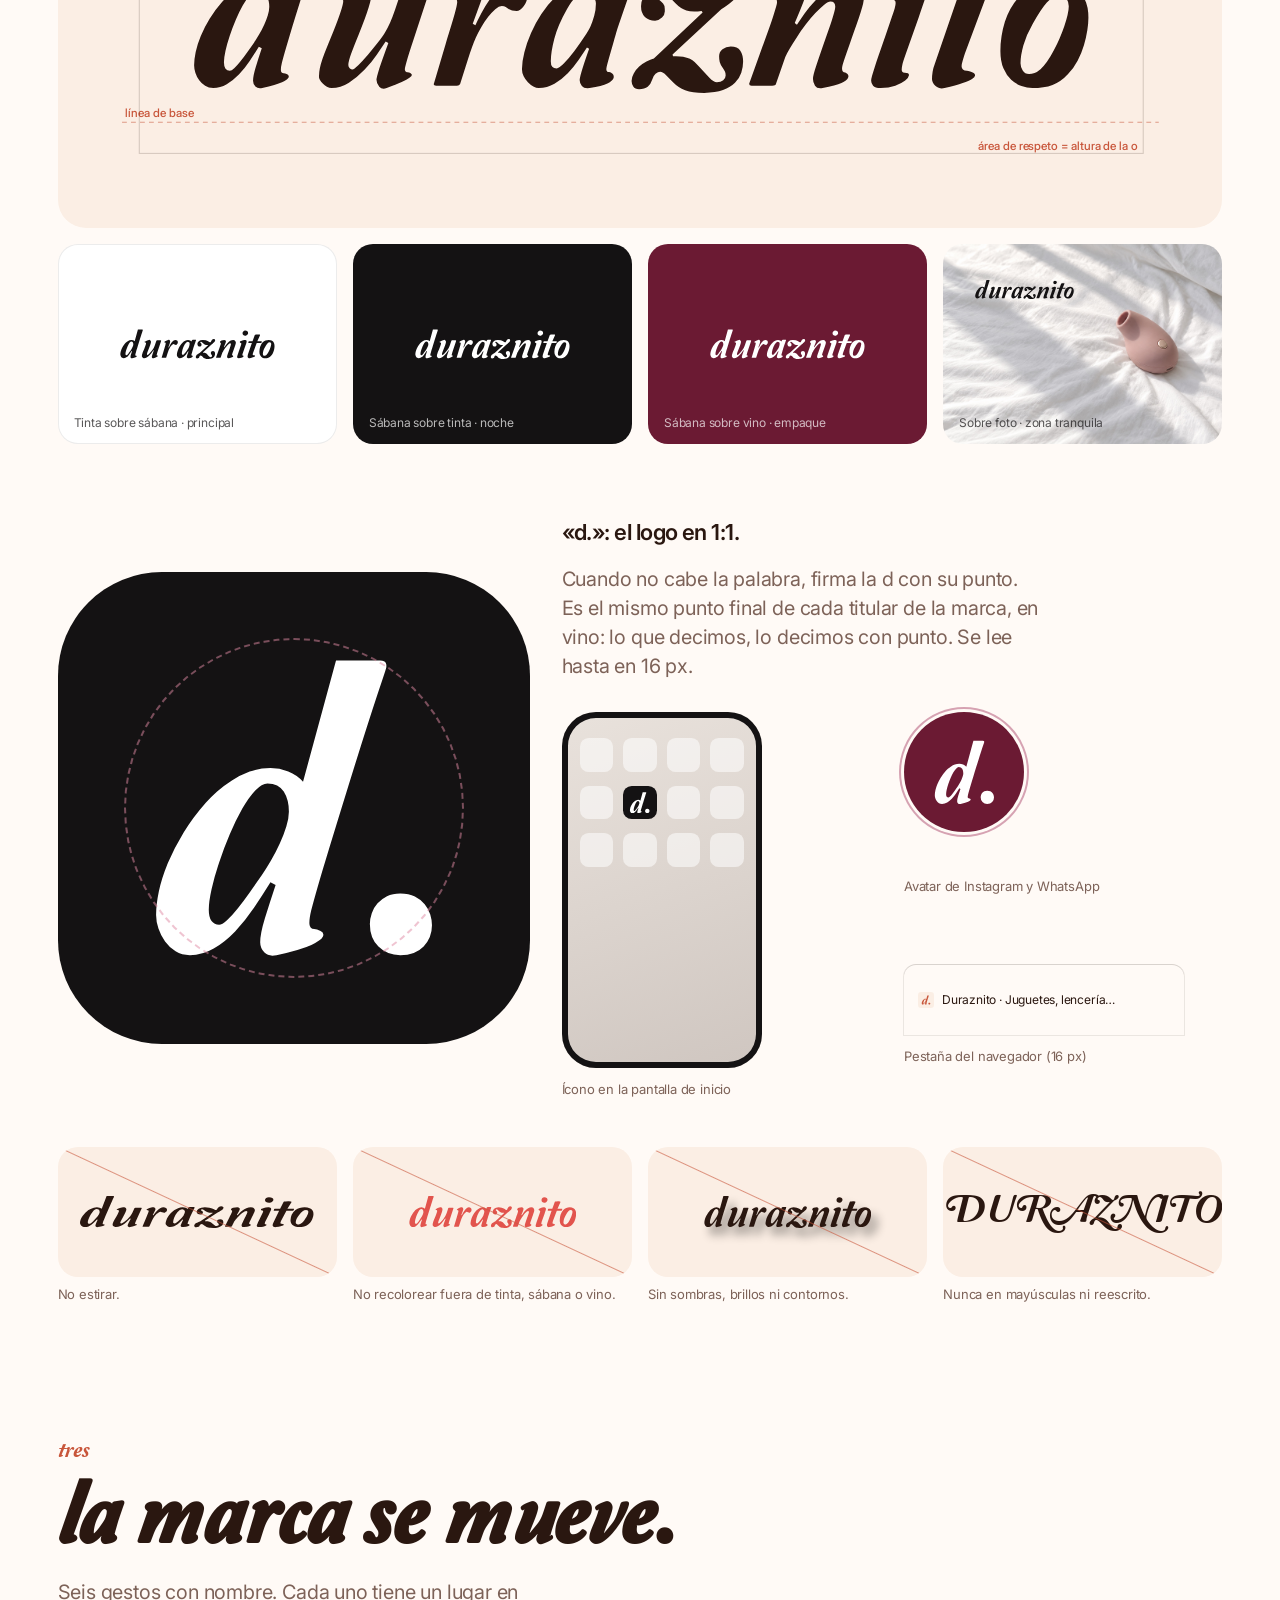
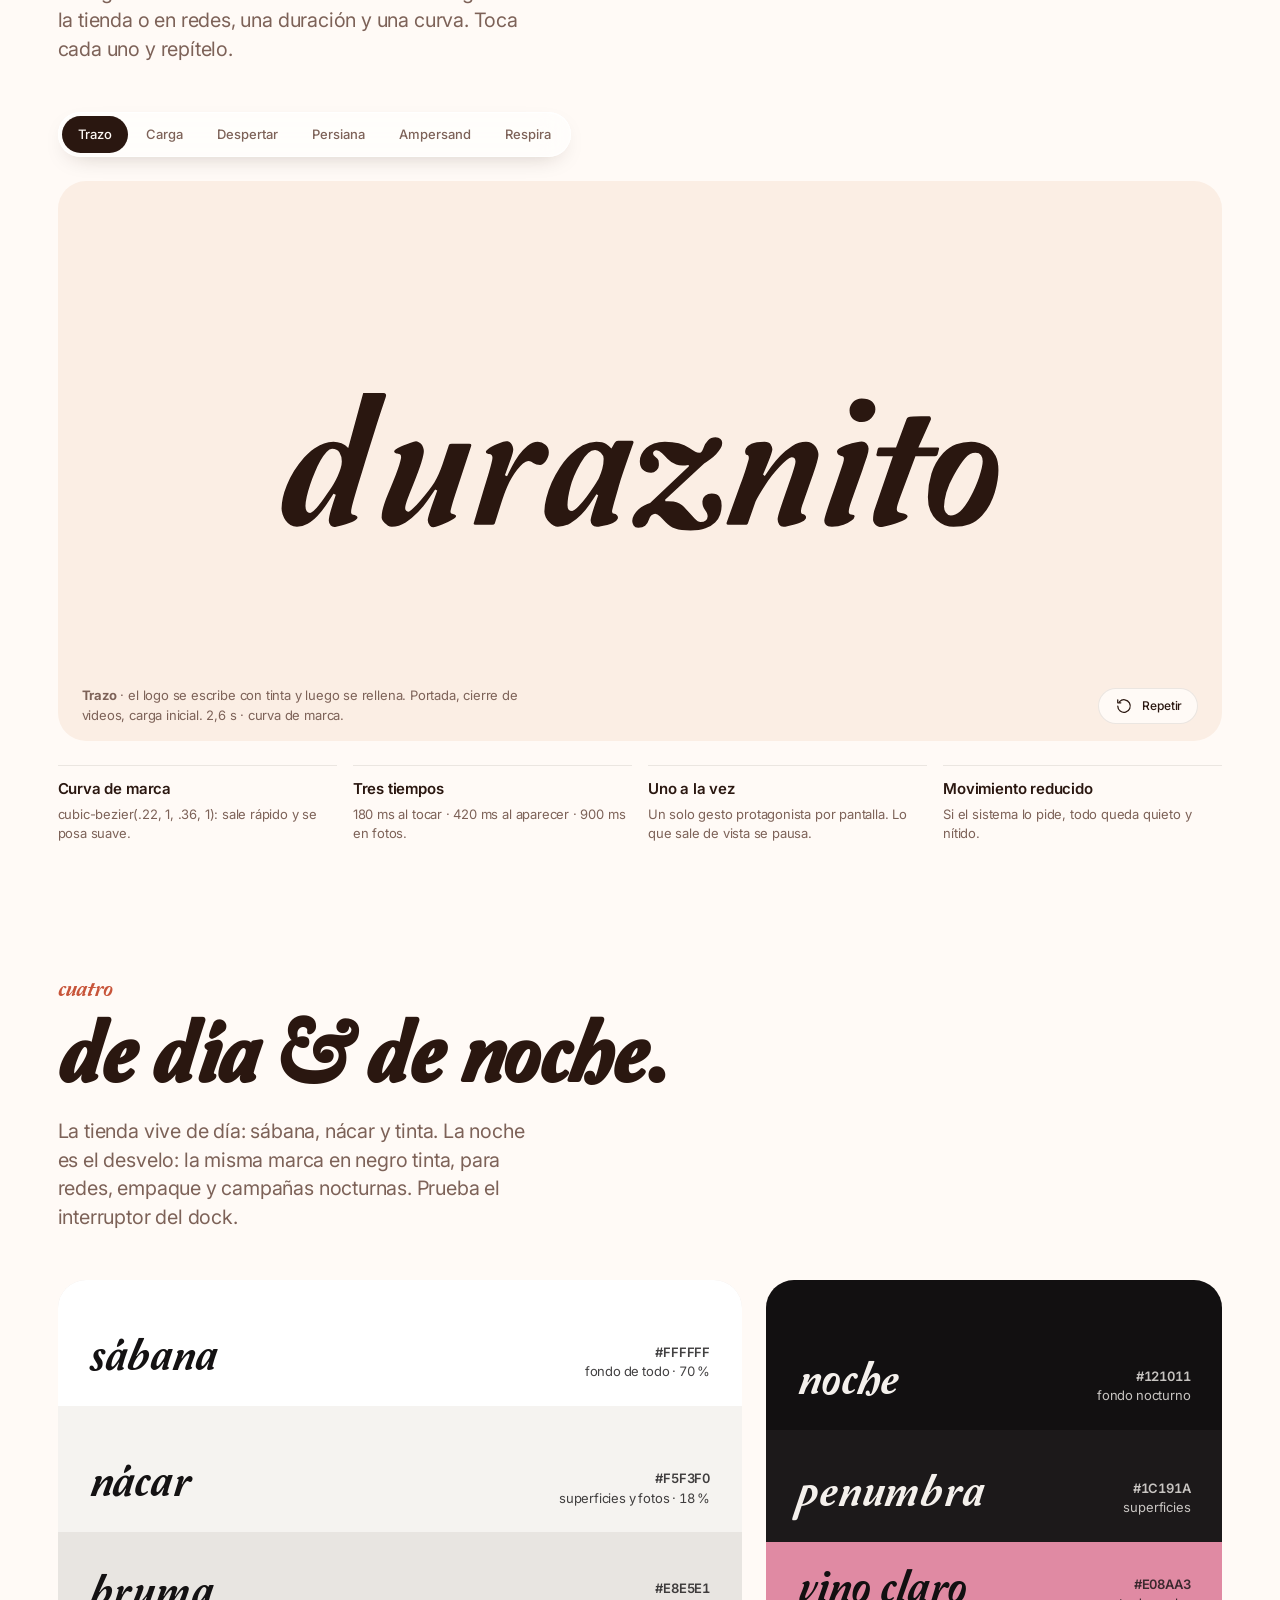
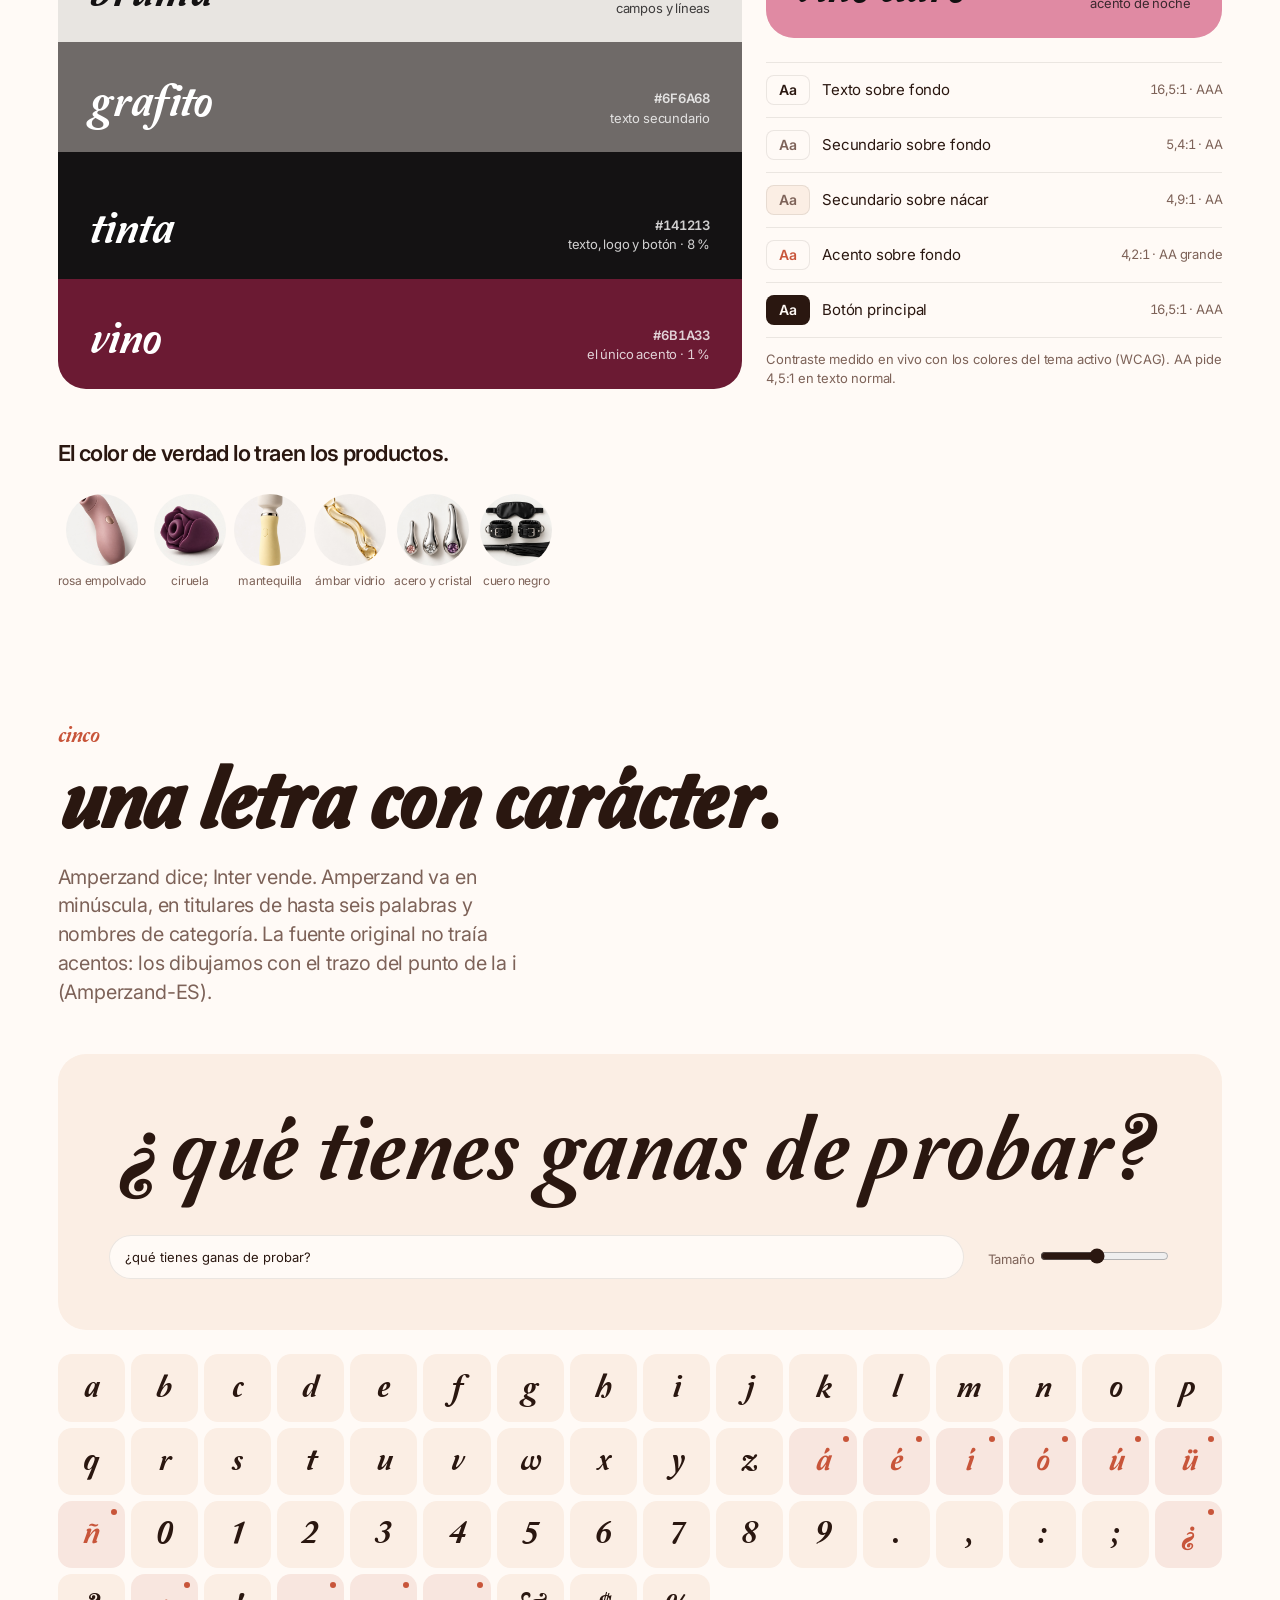
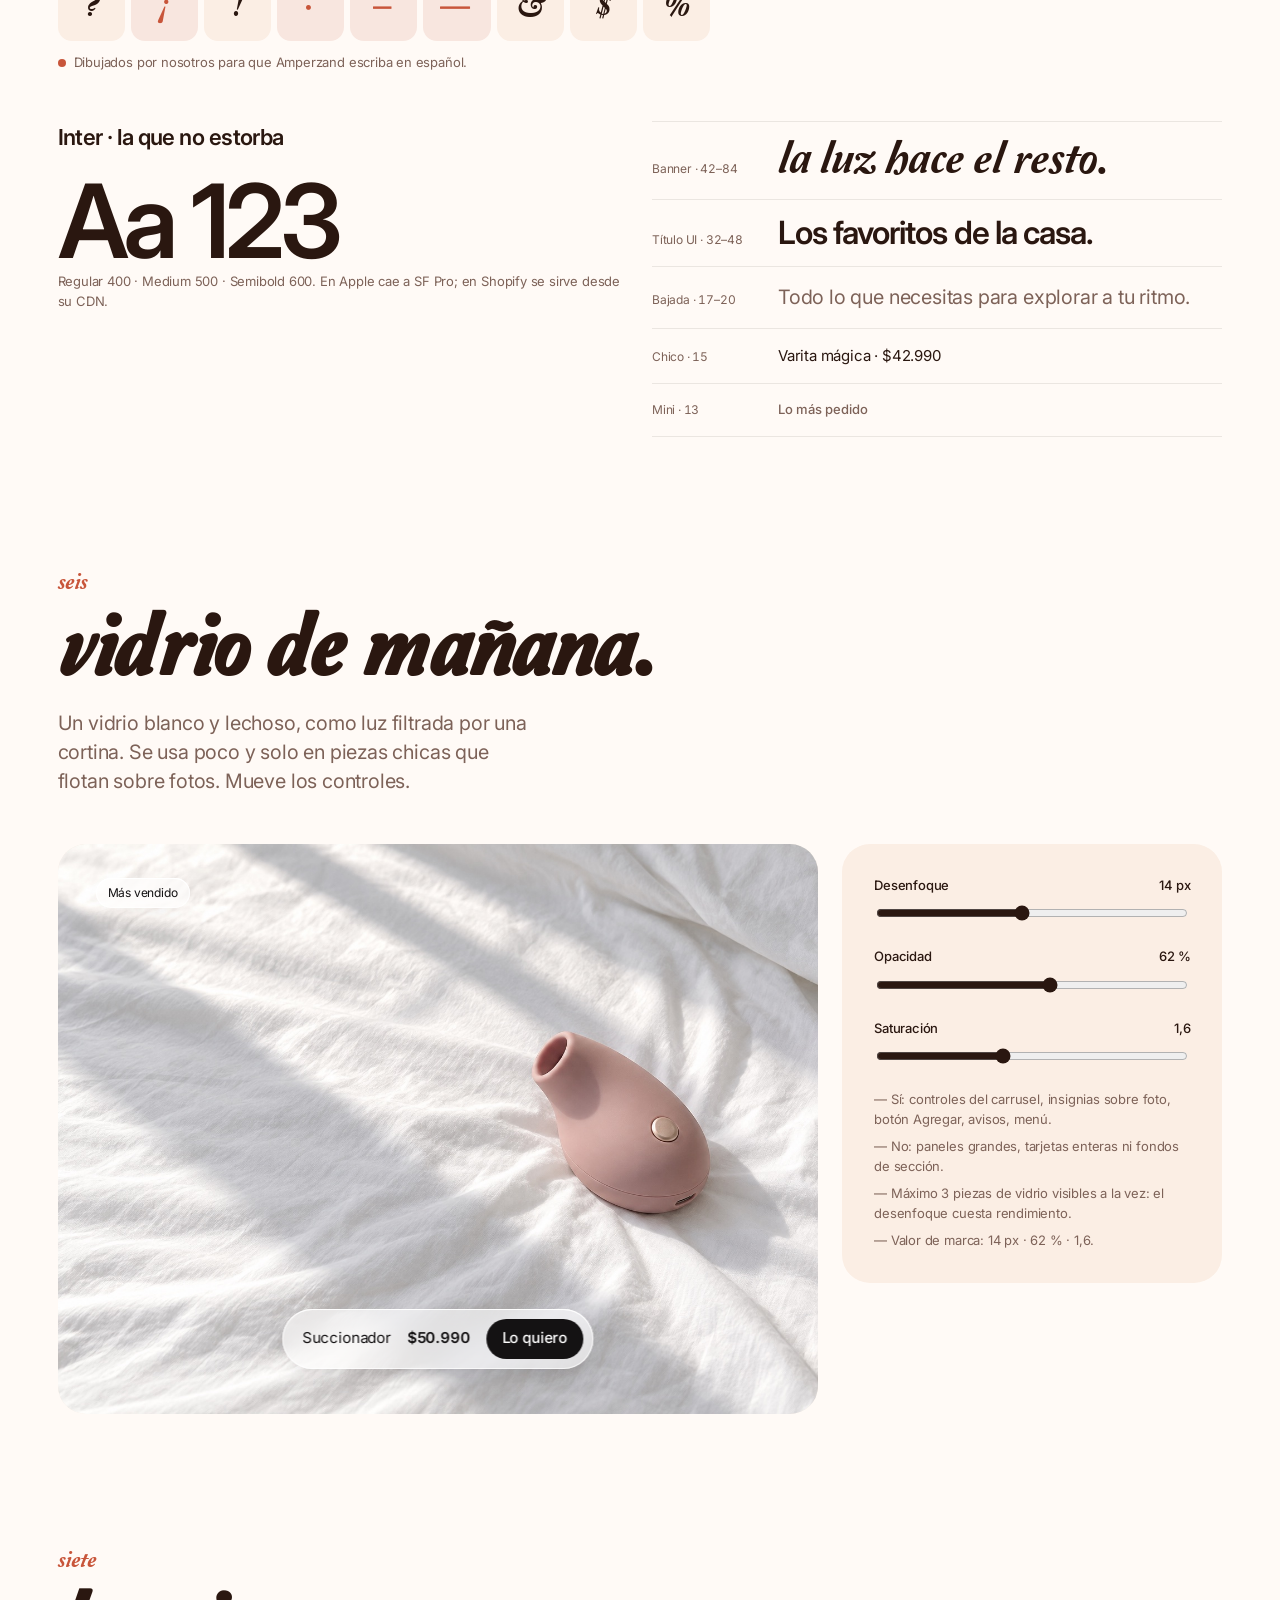
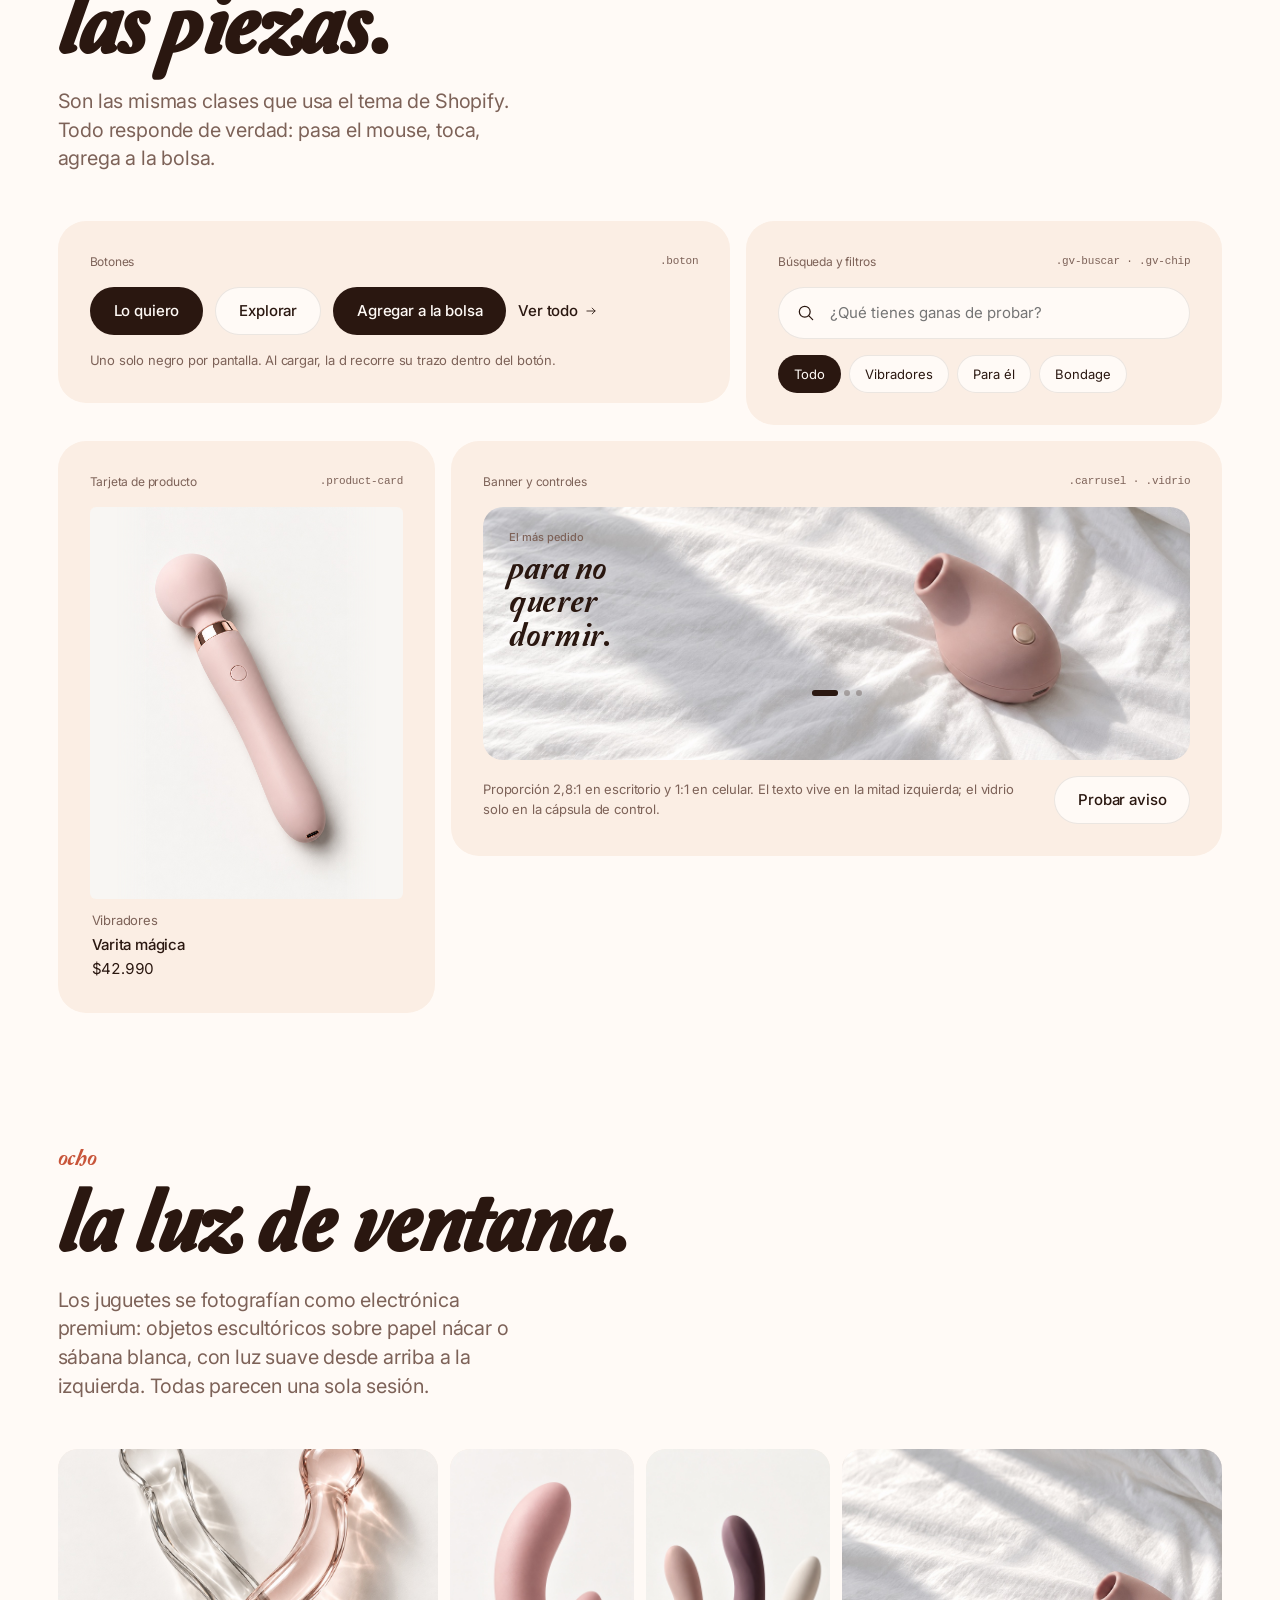
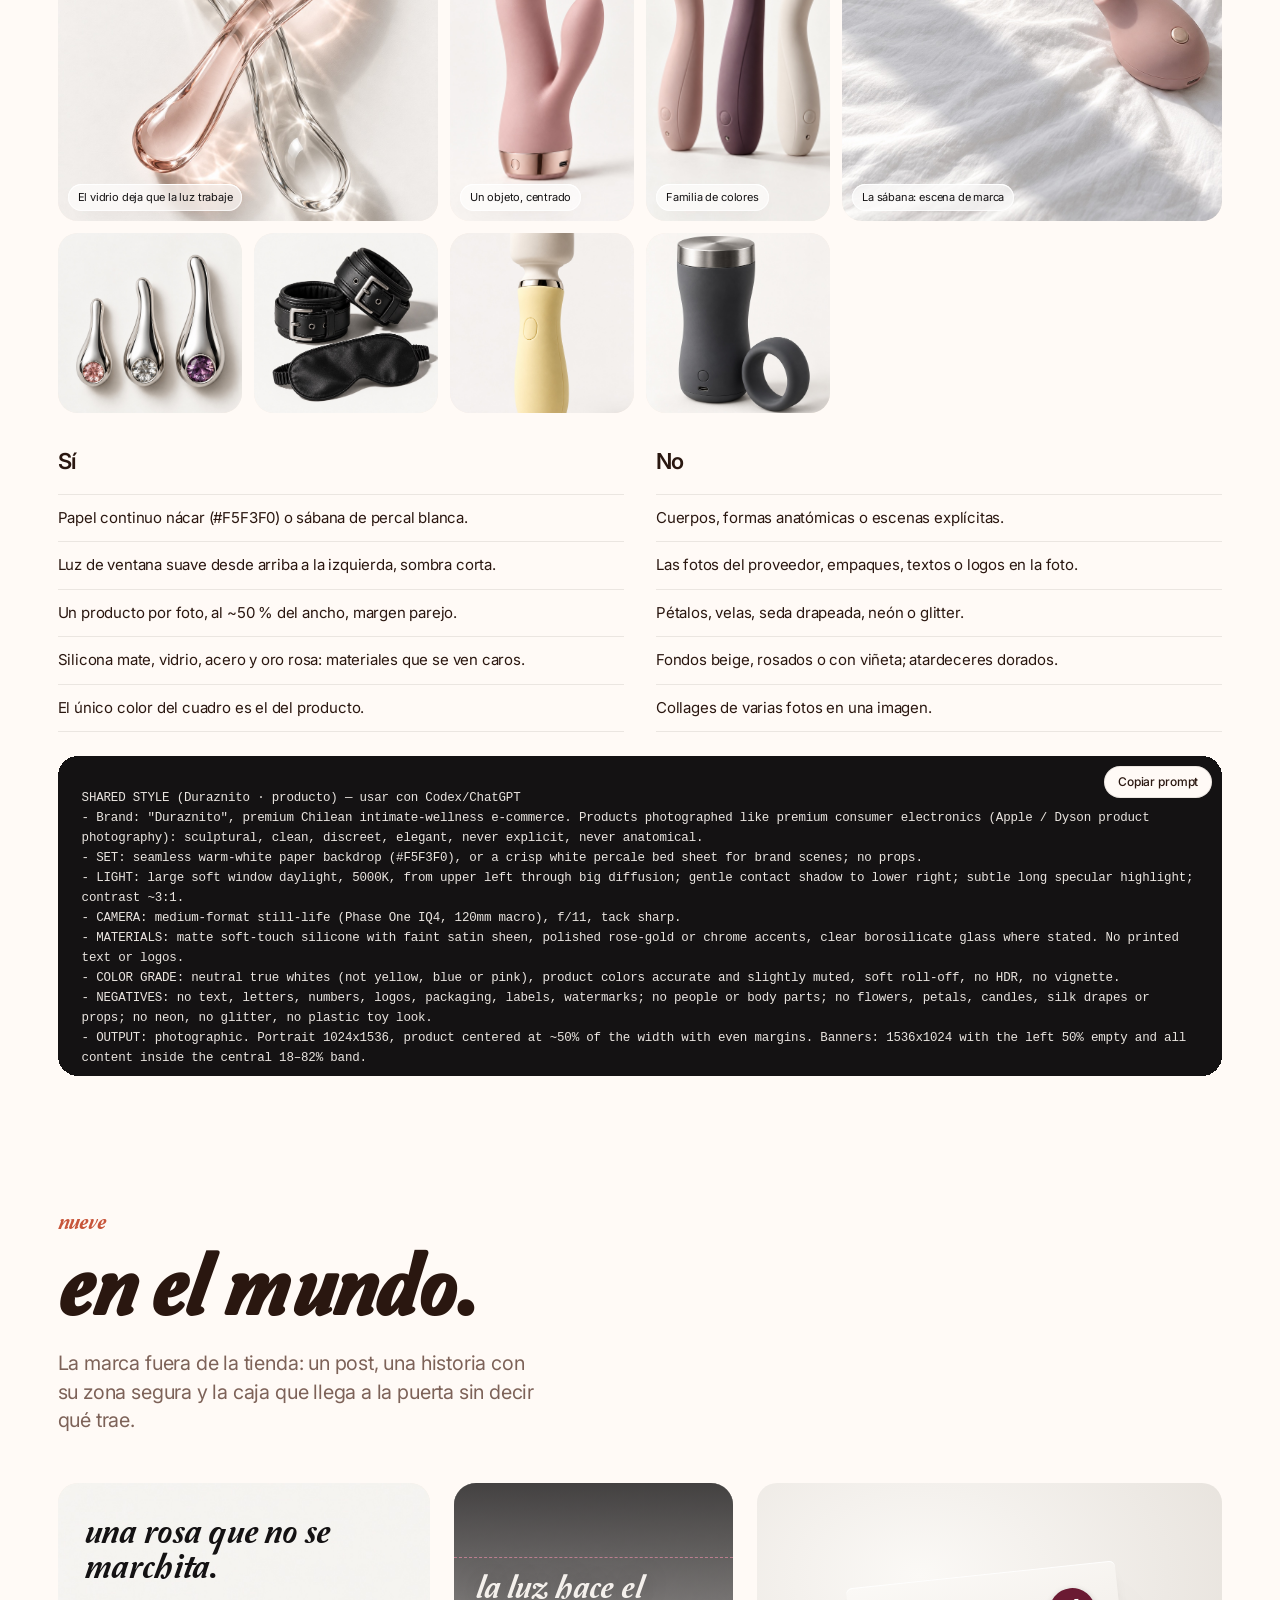
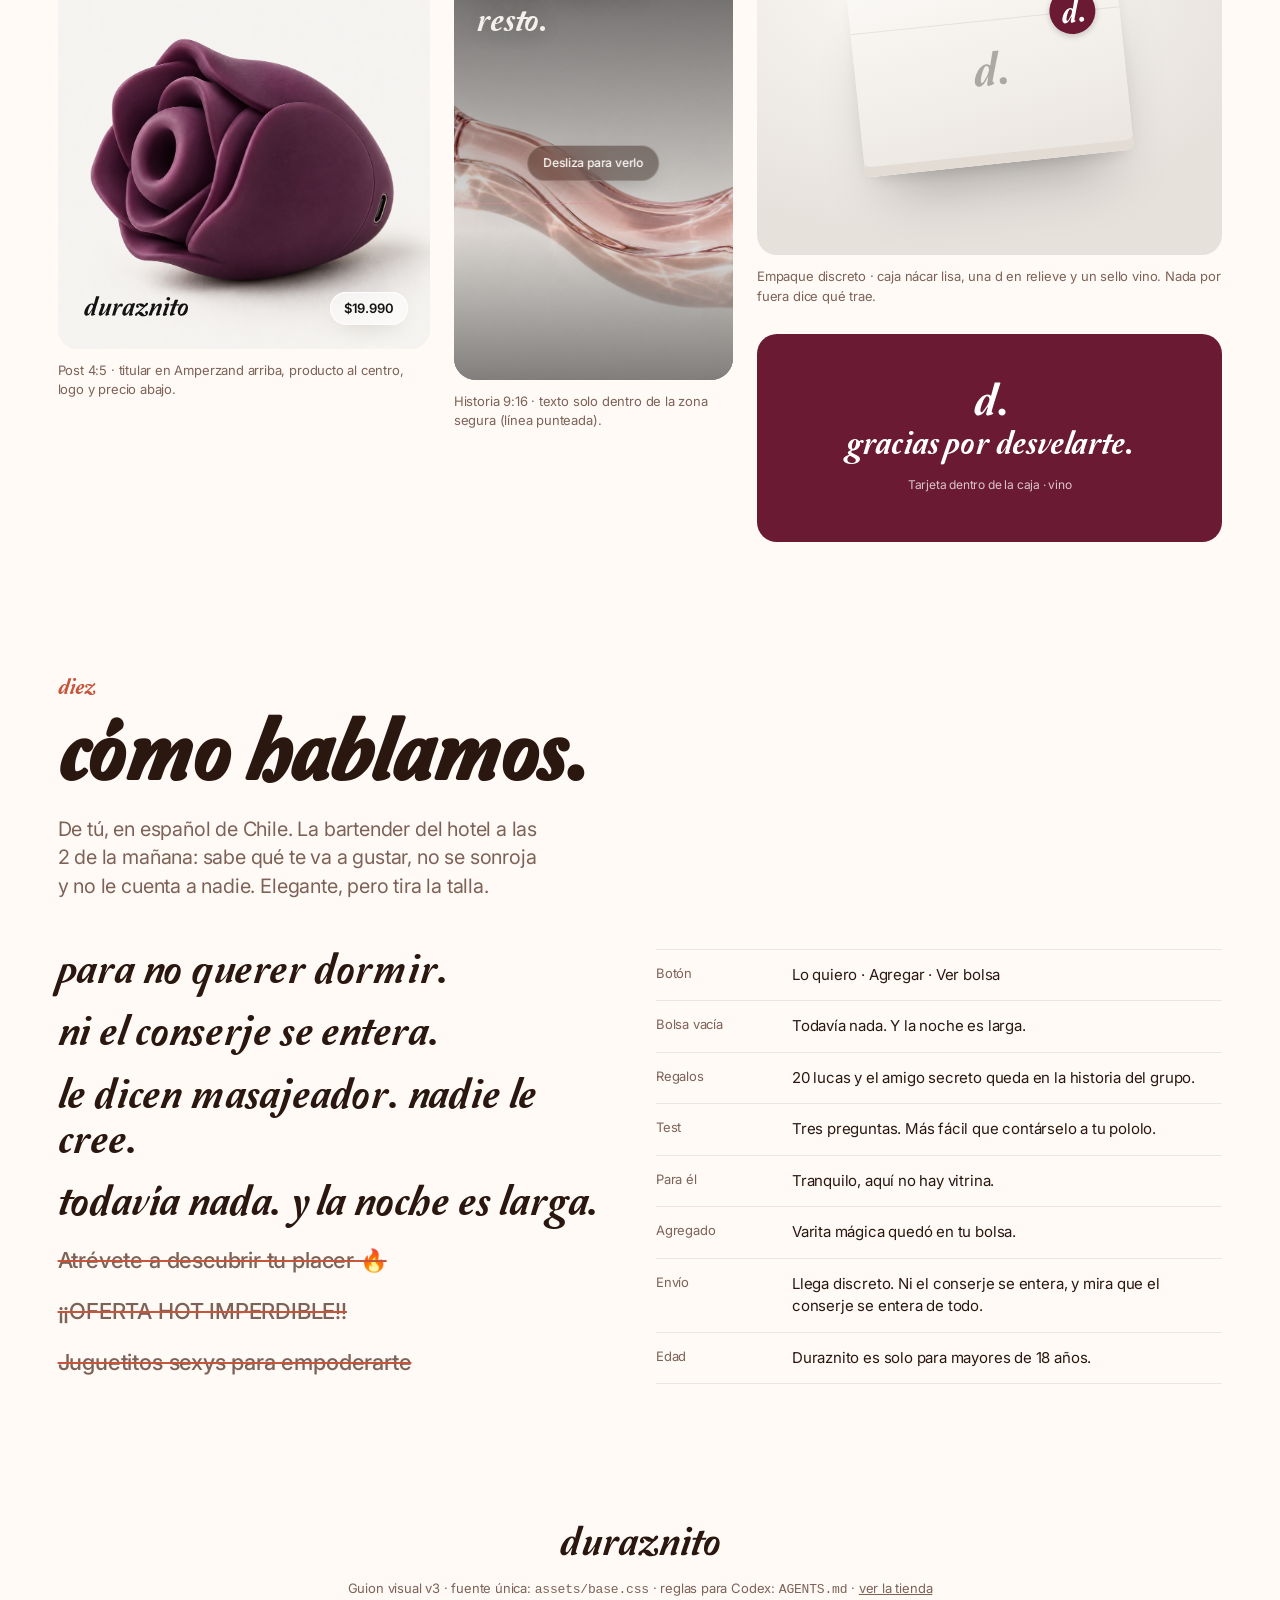
<file: guion/index.html>
<!doctype html>
<html lang="es" data-tema="dia">
<head>
  <meta charset="utf-8">
  <meta name="robots" content="noindex, nofollow">
  <meta http-equiv="Cache-Control" content="no-cache, no-store, must-revalidate">
  <meta name="viewport" content="width=device-width,initial-scale=1,viewport-fit=cover">
  <title>Duraznito · Guion visual</title>
  <meta name="theme-color" content="#ffffff">
  <link rel="icon" href="../assets/desvelo-durazno-favicon.svg" type="image/svg+xml">
  <link rel="icon" href="../assets/desvelo-favicon-durazno-32.png" sizes="32x32" type="image/png">
  <link rel="apple-touch-icon" href="../assets/desvelo-apple-touch-durazno.png">
  <link rel="preconnect" href="https://fonts.googleapis.com">
  <link rel="preconnect" href="https://fonts.gstatic.com" crossorigin>
  <link href="https://fonts.googleapis.com/css2?family=Inter:wght@400;500;600&display=swap" rel="stylesheet">
  <link rel="preload" href="../assets/amperzand.ttf" as="font" type="font/ttf" crossorigin>
  <link rel="stylesheet" href="../assets/base.css?v=1793928678">
  <link rel="stylesheet" href="guion.css?v=1793928678">
  <script>try { const t = new URLSearchParams(location.search).get('tema') || localStorage.getItem('desvelo-tema'); if (t === 'noche') document.documentElement.dataset.tema = 'noche'; } catch (e) {}</script>
  <script src="../assets/theme.js?v=1793928678" defer></script>
  <script src="guion.js?v=1793928678" defer></script>
</head>
<body data-sin-edad>
  <svg width="0" height="0" style="position:absolute" aria-hidden="true">
    <symbol id="i-flecha" viewBox="0 0 24 24"><path d="M5 12h14m-5-5 5 5-5 5"/></symbol>
    <symbol id="i-buscar" viewBox="0 0 24 24"><circle cx="10.5" cy="10.5" r="6.5"/><path d="m15.5 15.5 4.5 4.5"/></symbol>
    <symbol id="i-mas" viewBox="0 0 24 24"><path d="M12 6v12M6 12h12"/></symbol>
    <symbol id="i-check" viewBox="0 0 24 24"><path d="m5.5 12.5 4 4 9-9"/></symbol>
    <symbol id="i-prev" viewBox="0 0 24 24"><path d="m14.5 6-6 6 6 6"/></symbol>
    <symbol id="i-next" viewBox="0 0 24 24"><path d="m9.5 6 6 6-6 6"/></symbol>
    <symbol id="i-pausa" viewBox="0 0 24 24"><path d="M9 6.5v11M15 6.5v11"/></symbol>
    <symbol id="i-play" viewBox="0 0 24 24"><path d="M8.5 6.2v11.6L18 12z"/></symbol>
    <symbol id="i-repetir" viewBox="0 0 24 24"><path d="M4.5 12a7.5 7.5 0 1 0 2.2-5.3M4.5 4.5v3.7h3.7"/></symbol>
    <symbol id="i-sol" viewBox="0 0 24 24"><circle cx="12" cy="12" r="4"/><path d="M12 3v2M12 19v2M3 12h2M19 12h2M5.6 5.6 7 7M17 17l1.4 1.4M5.6 18.4 7 17M17 7l1.4-1.4"/></symbol>
    <symbol id="i-luna" viewBox="0 0 24 24"><path d="M19 14.5A7.5 7.5 0 0 1 9.5 5a7.5 7.5 0 1 0 9.5 9.5z"/></symbol>
  </svg>

  <!-- PORTADA · la firma visual -->
  <header class="gv-portada" id="portada">
    <div class="gv-persiana" aria-hidden="true"></div>
    <div class="gv-portada__centro">
      <svg class="gv-logo gv-portada__logo" viewBox="3 -690 2599 713.1" role="img" aria-label="Duraznito">
        <use class="trazo" data-trazo href="../assets/desvelo-sprite.svg?v=dpunto#wordmark" x="3" y="-690" width="2599" height="713.1"/>
      </svg>
      <div class="gv-portada__sub despertar"><span>Guion visual de marca</span><span>Versión 3 · Sábana blanca</span><span>Noviembre 2026</span></div>
    </div>
    <div class="gv-portada__pie">
      <p class="gv-amp-linea">juguetes <span class="amp">&amp;</span> lencería <span class="amp">&amp;</span> juego</p>
      <p>Baja para recorrer</p>
    </div>
  </header>

  <main class="page-width">

    <!-- 1 · IDEA -->
    <section class="gv-cap" id="idea" data-cap>
      <div class="gv-cap__cabeza">
        <span class="gv-cap__num">uno</span>
        <h2 class="gv-cap__titulo">la luz prendida.</h2>
        <p class="bajada">Hay cosas que se compran con la luz apagada. Nosotros la prendimos. Duraznito es la mañana después de no haber dormido: sábana blanca, luz de ventana y un solo objeto con color. Un sexshop que se siente como una tienda de diseño, donde nada da vergüenza.</p>
      </div>
      <figure class="gv-idea__foto">
        <img src="../assets/desvelo-hero-objeto.jpg" alt="Succionador rosa sobre sábana blanca" loading="lazy">
        <figcaption class="vidrio">La escena madre de la marca</figcaption>
      </figure>
      <div class="gv-principios">
        <div class="gv-principio"><span class="gv-principio__n">1</span><h3>el blanco manda.</h3><p>Sábana y nácar de fondo, tinta para leer. Nada de beige, franjas de color ni barras oscuras: el aire es parte del lujo.</p></div>
        <div class="gv-principio"><span class="gv-principio__n">2</span><h3>el color lo pone el objeto.</h3><p>La interfaz no compite: el rosa, el ciruela o el vidrio aparecen en la foto. El vino es el único acento, y se usa poco.</p></div>
        <div class="gv-principio"><span class="gv-principio__n">3</span><h3>nada da vergüenza.</h3><p>Los juguetes se muestran como objetos de diseño: escultóricos, discretos, nunca explícitos. Se puede dejar abierta la pestaña.</p></div>
        <div class="gv-principio"><span class="gv-principio__n">4</span><h3>despierta de a poco.</h3><p>El movimiento es lento y suave, como abrir los ojos: desenfoque a nítido, luz que cruza, una d que respira. Nunca nervioso.</p></div>
      </div>
    </section>

    <!-- 2 · LOGO -->
    <section class="gv-cap" id="logo" data-cap>
      <div class="gv-cap__cabeza">
        <span class="gv-cap__num">dos</span>
        <h2 class="gv-cap__titulo">la firma.</h2>
        <p class="bajada">El wordmark sale de los contornos reales de Amperzand, en vector. Va siempre en minúscula, en tinta, sábana o vino, y descansa sobre la línea de base como si estuviera escrito a mano.</p>
      </div>
      <div class="gv-construccion">
        <svg viewBox="-200 -840 3000 960" role="img" aria-label="Construcción del wordmark">
          <line class="gv-guia" x1="-200" x2="2800" y1="0" y2="0"/>
          <line class="gv-guia" x1="-200" x2="2800" y1="-432" y2="-432"/>
          <line class="gv-guia" x1="-200" x2="2800" y1="-678" y2="-678"/>
          <text class="gv-guia-txt" x="-190" y="-16">línea de base</text>
          <text class="gv-guia-txt" x="-190" y="-448">altura de x · 432</text>
          <text class="gv-guia-txt" x="-190" y="-694">ascendente · 678</text>
          <rect x="-150" y="-778" width="2905" height="868" fill="none" stroke="currentColor" stroke-opacity=".18" stroke-width="3"/>
          <text class="gv-guia-txt" x="2740" y="80" text-anchor="end">área de respeto = altura de la o</text>
          <use href="../assets/desvelo-sprite.svg?v=dpunto#wordmark" x="3" y="-690" width="2599" height="713.1" fill="currentColor"/>
        </svg>
      </div>
      <div class="gv-logo-fila">
        <figure class="gv-logo-caja gv-logo-caja--dia"><svg viewBox="3 -690 2599 713.1"><use href="../assets/desvelo-sprite.svg?v=dpunto#wordmark" x="3" y="-690" width="2599" height="713.1" fill="currentColor"/></svg><figcaption>Tinta sobre sábana · principal</figcaption></figure>
        <figure class="gv-logo-caja gv-logo-caja--tinta"><svg viewBox="3 -690 2599 713.1"><use href="../assets/desvelo-sprite.svg?v=dpunto#wordmark" x="3" y="-690" width="2599" height="713.1" fill="currentColor"/></svg><figcaption>Sábana sobre tinta · noche</figcaption></figure>
        <figure class="gv-logo-caja gv-logo-caja--vino"><svg viewBox="3 -690 2599 713.1"><use href="../assets/desvelo-sprite.svg?v=dpunto#wordmark" x="3" y="-690" width="2599" height="713.1" fill="currentColor"/></svg><figcaption>Sábana sobre vino · empaque</figcaption></figure>
        <figure class="gv-logo-caja gv-logo-caja--foto"><img src="../assets/desvelo-banner-succionador.jpg" alt="" loading="lazy"><svg viewBox="3 -690 2599 713.1"><use href="../assets/desvelo-sprite.svg?v=dpunto#wordmark" x="3" y="-690" width="2599" height="713.1" fill="currentColor"/></svg><figcaption style="color:#141213">Sobre foto · zona tranquila</figcaption></figure>
      </div>

      <div class="gv-mono">
        <div class="gv-mono__grande gv-mono__grande--punto"><span class="gv-circulo" aria-hidden="true"></span><svg viewBox="-60.8 -678 689.1 689.1" role="img" aria-label="Monograma d."><use href="../assets/desvelo-sprite.svg?v=dpunto#d" x="-60.8" y="-678" width="689.1" height="689.1" fill="currentColor"/></svg></div>
        <div>
          <p class="gv-sub">«d.»: el logo en 1:1.</p>
          <p class="bajada" style="margin-bottom:var(--s-6)">Cuando no cabe la palabra, firma la d con su punto. Es el mismo punto final de cada titular de la marca, en vino: lo que decimos, lo decimos con punto. Se lee hasta en 16 px.</p>
          <div class="gv-usos">
            <div class="gv-uso"><div class="gv-tel" aria-hidden="true"><i></i><i></i><i></i><i></i><i></i><i class="gv-tel__app"><svg viewBox="-60.8 -678 689.1 689.1"><use href="../assets/desvelo-sprite.svg?v=dpunto#d" x="-60.8" y="-678" width="689.1" height="689.1" fill="currentColor"/></svg></i><i></i><i></i><i></i><i></i><i></i><i></i></div><p>Ícono en la pantalla de inicio</p></div>
            <div class="gv-uso"><div class="gv-avatar"><svg viewBox="-60.8 -678 689.1 689.1"><use href="../assets/desvelo-sprite.svg?v=dpunto#d" x="-60.8" y="-678" width="689.1" height="689.1" fill="currentColor"/></svg></div><p>Avatar de Instagram y WhatsApp</p><div class="gv-pestana" style="margin-top:var(--s-5)"><img src="../assets/favicon-d.svg" alt="">Duraznito · Juguetes, lencería…</div><p>Pestaña del navegador (16 px)</p></div>
          </div>
        </div>
      </div>

      <div class="gv-no">
        <figure><div class="gv-no__caja"><svg viewBox="3 -690 2599 713.1" style="transform:scaleX(1.4)"><use href="../assets/desvelo-sprite.svg?v=dpunto#wordmark" x="3" y="-690" width="2599" height="713.1" fill="currentColor"/></svg></div><figcaption>No estirar.</figcaption></figure>
        <figure><div class="gv-no__caja"><svg viewBox="3 -690 2599 713.1" style="color:#e2544d"><use href="../assets/desvelo-sprite.svg?v=dpunto#wordmark" x="3" y="-690" width="2599" height="713.1" fill="currentColor"/></svg></div><figcaption>No recolorear fuera de tinta, sábana o vino.</figcaption></figure>
        <figure><div class="gv-no__caja"><svg viewBox="3 -690 2599 713.1" style="filter:drop-shadow(6px 8px 5px rgba(0,0,0,.45))"><use href="../assets/desvelo-sprite.svg?v=dpunto#wordmark" x="3" y="-690" width="2599" height="713.1" fill="currentColor"/></svg></div><figcaption>Sin sombras, brillos ni contornos.</figcaption></figure>
        <figure><div class="gv-no__caja"><span style="font-family:var(--f-marca);font-size:40px">DURAZNITO</span></div><figcaption>Nunca en mayúsculas ni reescrito.</figcaption></figure>
      </div>
    </section>

    <!-- 3 · MOVIMIENTO -->
    <section class="gv-cap" id="movimiento" data-cap>
      <div class="gv-cap__cabeza">
        <span class="gv-cap__num">tres</span>
        <h2 class="gv-cap__titulo">la marca se mueve.</h2>
        <p class="bajada">Seis gestos con nombre. Cada uno tiene un lugar en la tienda o en redes, una duración y una curva. Toca cada uno y repítelo.</p>
      </div>
      <div class="gv-tabs vidrio" role="tablist" aria-label="Gestos">
        <button class="gv-tab" role="tab" aria-selected="true" aria-controls="m-trazo" data-tab>Trazo</button>
        <button class="gv-tab" role="tab" aria-selected="false" aria-controls="m-carga" data-tab>Carga</button>
        <button class="gv-tab" role="tab" aria-selected="false" aria-controls="m-despertar" data-tab>Despertar</button>
        <button class="gv-tab" role="tab" aria-selected="false" aria-controls="m-persiana" data-tab>Persiana</button>
        <button class="gv-tab" role="tab" aria-selected="false" aria-controls="m-amp" data-tab>Ampersand</button>
        <button class="gv-tab" role="tab" aria-selected="false" aria-controls="m-respira" data-tab>Respira</button>
      </div>

      <div class="gv-escena" id="m-trazo" role="tabpanel">
        <svg class="gv-logo gv-trazo" viewBox="3 -690 2599 713.1" aria-hidden="true"><use class="trazo" data-trazo href="../assets/desvelo-sprite.svg?v=dpunto#wordmark" x="3" y="-690" width="2599" height="713.1"/></svg>
        <div class="gv-escena__pie"><p><b>Trazo</b> · el logo se escribe con tinta y luego se rellena. Portada, cierre de videos, carga inicial. 2,6 s · curva de marca.</p><button class="boton boton--claro gv-repetir" type="button" data-repetir="m-trazo"><svg class="icono"><use href="#i-repetir"/></svg>Repetir</button></div>
      </div>
      <div class="gv-escena" id="m-carga" role="tabpanel" hidden>
        <div class="gv-carga">
          <svg class="gv-loader" viewBox="-60.8 -678 689.1 689.1" aria-label="Cargando"><use href="../assets/desvelo-sprite.svg?v=dpunto#d" x="-60.8" y="-678" width="689.1" height="689.1"/></svg>
          <button class="boton" type="button" data-demo-carga>Agregar a la bolsa</button>
        </div>
        <div class="gv-escena__pie"><p><b>Carga</b> · la d se recorre a sí misma mientras algo espera (pago, bolsa, búsqueda). En botones va a 18 px. 1,6 s por vuelta.</p></div>
      </div>
      <div class="gv-escena" id="m-despertar" role="tabpanel" hidden>
        <p class="gv-despertar" data-despertar>para no querer dormir.</p>
        <div class="gv-escena__pie"><p><b>Despertar</b> · el texto pasa de desenfocado a nítido, palabra por palabra, como abrir los ojos. Titulares de banner y de redes. 1,2 s, 90 ms entre palabras.</p><button class="boton boton--claro gv-repetir" type="button" data-repetir="m-despertar"><svg class="icono"><use href="#i-repetir"/></svg>Repetir</button></div>
      </div>
      <div class="gv-escena" id="m-persiana" role="tabpanel" hidden>
        <div class="gv-persiana-demo"><img src="../assets/desvelo-prod-rosa.jpg" alt="" loading="lazy" style="object-position:50% 40%"></div>
        <div class="gv-escena__pie"><p class="vidrio" style="padding:8px 14px;border-radius:999px;color:#141213"><b>Persiana</b> · una banda de luz de ventana cruza la foto. Hover de producto en la tienda. 1,4 s.</p></div>
      </div>
      <div class="gv-escena" id="m-amp" role="tabpanel" hidden>
        <div class="gv-amp-escena">
          <svg class="gv-amp-grande" viewBox="65 -714 849 746" aria-hidden="true"><use class="trazo" data-trazo href="../assets/desvelo-sprite.svg?v=dpunto#amp" x="65" y="-714" width="849" height="746"/></svg>
          <p class="gv-amp-linea">tú <span class="amp">&amp;</span> yo <span class="amp">&amp;</span> lo que surja</p>
        </div>
        <div class="gv-escena__pie"><p><b>Ampersand</b> · el &amp; de Amperzand es el ornamento de la marca: une ideas y se mueve como un guiño. Separadores, stickers, cierres de historias.</p><button class="boton boton--claro gv-repetir" type="button" data-repetir="m-amp"><svg class="icono"><use href="#i-repetir"/></svg>Repetir</button></div>
      </div>
      <div class="gv-escena" id="m-respira" role="tabpanel" hidden>
        <svg class="gv-respira" viewBox="-60.8 -678 689.1 689.1" aria-hidden="true"><use href="../assets/desvelo-sprite.svg?v=dpunto#d" x="-60.8" y="-678" width="689.1" height="689.1" fill="currentColor"/></svg>
        <div class="gv-escena__pie"><p><b>Respira</b> · la d late muy lento cuando algo espera tu acción: bolsa vacía, sin resultados, vuelve pronto. 3,6 s.</p></div>
      </div>

      <div class="gv-ficha-mov">
        <div><strong>Curva de marca</strong>cubic-bezier(.22, 1, .36, 1): sale rápido y se posa suave.</div>
        <div><strong>Tres tiempos</strong>180 ms al tocar · 420 ms al aparecer · 900 ms en fotos.</div>
        <div><strong>Uno a la vez</strong>Un solo gesto protagonista por pantalla. Lo que sale de vista se pausa.</div>
        <div><strong>Movimiento reducido</strong>Si el sistema lo pide, todo queda quieto y nítido.</div>
      </div>
    </section>

    <!-- 4 · COLOR -->
    <section class="gv-cap" id="color" data-cap>
      <div class="gv-cap__cabeza">
        <span class="gv-cap__num">cuatro</span>
        <h2 class="gv-cap__titulo">de día &amp; de noche.</h2>
        <p class="bajada">La tienda vive de día: sábana, nácar y tinta. La noche es el desvelo: la misma marca en negro tinta, para redes, empaque y campañas nocturnas. Prueba el interruptor del dock.</p>
      </div>
      <div class="gv-colores-dobles">
        <div class="gv-bandas" aria-label="Paleta de día">
          <div class="gv-banda" style="background:#ffffff;color:#141213"><span class="gv-banda__nombre">sábana</span><span class="gv-banda__datos"><b>#FFFFFF</b>fondo de todo · 70 %</span></div>
          <div class="gv-banda" style="background:#f5f3f0;color:#141213"><span class="gv-banda__nombre">nácar</span><span class="gv-banda__datos"><b>#F5F3F0</b>superficies y fotos · 18 %</span></div>
          <div class="gv-banda" style="background:#e8e5e1;color:#141213;min-height:80px"><span class="gv-banda__nombre">bruma</span><span class="gv-banda__datos"><b>#E8E5E1</b>campos y líneas</span></div>
          <div class="gv-banda" style="background:#6f6a68;color:#fff;min-height:80px"><span class="gv-banda__nombre">grafito</span><span class="gv-banda__datos"><b>#6F6A68</b>texto secundario</span></div>
          <div class="gv-banda" style="background:#141213;color:#fff"><span class="gv-banda__nombre">tinta</span><span class="gv-banda__datos"><b>#141213</b>texto, logo y botón · 8 %</span></div>
          <div class="gv-banda" style="background:#6b1a33;color:#fff;min-height:64px"><span class="gv-banda__nombre">vino</span><span class="gv-banda__datos"><b>#6B1A33</b>el único acento · 1 %</span></div>
        </div>
        <div>
          <div class="gv-bandas" aria-label="Paleta de noche">
            <div class="gv-banda" style="background:#121011;color:#f4f0ec;min-height:150px"><span class="gv-banda__nombre">noche</span><span class="gv-banda__datos"><b>#121011</b>fondo nocturno</span></div>
            <div class="gv-banda" style="background:#1c191a;color:#f4f0ec"><span class="gv-banda__nombre">penumbra</span><span class="gv-banda__datos"><b>#1C191A</b>superficies</span></div>
            <div class="gv-banda" style="background:#e08aa3;color:#121011;min-height:64px"><span class="gv-banda__nombre">vino claro</span><span class="gv-banda__datos"><b>#E08AA3</b>acento de noche</span></div>
          </div>
          <div class="gv-contraste" data-contraste aria-label="Contrastes medidos"></div>
          <p class="gv-nota" style="margin-top:var(--s-3)">Contraste medido en vivo con los colores del tema activo (WCAG). AA pide 4,5:1 en texto normal.</p>
        </div>
      </div>
      <p class="gv-sub" style="margin-top:var(--s-7)">El color de verdad lo traen los productos.</p>
      <div class="gv-productos-color">
        <figure><img src="../assets/desvelo-prod-succionador.jpg" alt="" loading="lazy">rosa empolvado</figure>
        <figure><img src="../assets/desvelo-prod-rosa.jpg" alt="" loading="lazy">ciruela</figure>
        <figure><img src="../assets/desvelo-prod-microfono.jpg" alt="" loading="lazy">mantequilla</figure>
        <figure><img src="../assets/desvelo-prod-vidrio.jpg" alt="" loading="lazy">ámbar vidrio</figure>
        <figure><img src="../assets/desvelo-cat-anal.jpg" alt="" loading="lazy">acero y cristal</figure>
        <figure><img src="../assets/desvelo-prod-kit-bondage.jpg" alt="" loading="lazy">cuero negro</figure>
      </div>
    </section>

    <!-- 5 · TIPOGRAFÍA -->
    <section class="gv-cap" id="tipografia" data-cap>
      <div class="gv-cap__cabeza">
        <span class="gv-cap__num">cinco</span>
        <h2 class="gv-cap__titulo">una letra con carácter.</h2>
        <p class="bajada">Amperzand dice; Inter vende. Amperzand va en minúscula, en titulares de hasta seis palabras y nombres de categoría. La fuente original no traía acentos: los dibujamos con el trazo del punto de la i (Amperzand-ES).</p>
      </div>
      <div class="gv-probador">
        <p class="gv-probador__texto" data-probador style="font-size:96px">¿qué tienes ganas de probar?</p>
        <div class="gv-probador__ctrl">
          <input type="text" data-probador-input value="¿qué tienes ganas de probar?" aria-label="Escribe para probar la letra">
          <label>Tamaño <input type="range" min="32" max="180" value="96" data-probador-tam></label>
        </div>
      </div>
      <div class="gv-glifos" data-glifos aria-label="Juego de caracteres"></div>
      <p class="gv-leyenda"><i></i>Dibujados por nosotros para que Amperzand escriba en español.</p>
      <div class="gv-tipos">
        <div>
          <p class="gv-sub">Inter · la que no estorba</p>
          <p style="font-size:clamp(4rem,8vw,7rem);font-weight:600;letter-spacing:-.05em;line-height:1">Aa 123</p>
          <p class="gv-nota">Regular 400 · Medium 500 · Semibold 600. En Apple cae a SF Pro; en Shopify se sirve desde su CDN.</p>
        </div>
        <div class="gv-escala">
          <div><span>Banner · 42–84</span><span class="marca-titulo" style="font-size:3rem">la luz hace el resto.</span></div>
          <div><span>Título UI · 32–48</span><span class="titulo-ui" style="font-size:2rem">Los favoritos de la casa.</span></div>
          <div><span>Bajada · 17–20</span><span class="bajada">Todo lo que necesitas para explorar a tu ritmo.</span></div>
          <div><span>Chico · 15</span><span style="font-size:15px">Varita mágica · $42.990</span></div>
          <div><span>Mini · 13</span><span class="antetitulo">Lo más pedido</span></div>
        </div>
      </div>
    </section>

    <!-- 6 · VIDRIO -->
    <section class="gv-cap" id="vidrio" data-cap>
      <div class="gv-cap__cabeza">
        <span class="gv-cap__num">seis</span>
        <h2 class="gv-cap__titulo">vidrio de mañana.</h2>
        <p class="bajada">Un vidrio blanco y lechoso, como luz filtrada por una cortina. Se usa poco y solo en piezas chicas que flotan sobre fotos. Mueve los controles.</p>
      </div>
      <div class="gv-lab">
        <div class="gv-lab__escena">
          <img src="../assets/desvelo-banner-succionador.jpg" alt="" loading="lazy">
          <span class="gv-lab__insignia vidrio">Más vendido</span>
          <div class="gv-lab__ficha" data-ficha><span>Succionador</span><b>$50.990</b><a class="boton" href="#vidrio">Lo quiero</a></div>
        </div>
        <div class="gv-lab__ctrl">
          <label><span>Desenfoque <output data-out="b">14 px</output></span><input type="range" min="0" max="30" value="14" data-vidrio="b"></label>
          <label><span>Opacidad <output data-out="o">62 %</output></span><input type="range" min="20" max="95" value="62" data-vidrio="o"></label>
          <label><span>Saturación <output data-out="s">1,6</output></span><input type="range" min="10" max="25" value="16" data-vidrio="s"></label>
          <ul class="gv-reglas-vidrio">
            <li>Sí: controles del carrusel, insignias sobre foto, botón Agregar, avisos, menú.</li>
            <li>No: paneles grandes, tarjetas enteras ni fondos de sección.</li>
            <li>Máximo 3 piezas de vidrio visibles a la vez: el desenfoque cuesta rendimiento.</li>
            <li>Valor de marca: 14 px · 62 % · 1,6.</li>
          </ul>
        </div>
      </div>
    </section>

    <!-- 7 · KIT -->
    <section class="gv-cap" id="kit" data-cap>
      <div class="gv-cap__cabeza">
        <span class="gv-cap__num">siete</span>
        <h2 class="gv-cap__titulo">las piezas.</h2>
        <p class="bajada">Son las mismas clases que usa el tema de Shopify. Todo responde de verdad: pasa el mouse, toca, agrega a la bolsa.</p>
      </div>
      <div class="gv-kit">
        <div class="gv-pieza gv-span-7">
          <p class="gv-pieza__nombre"><span>Botones</span><code>.boton</code></p>
          <div class="gv-fila">
            <a class="boton" href="#kit">Lo quiero</a>
            <a class="boton boton--claro" href="#kit">Explorar</a>
            <button class="boton" type="button" data-demo-carga>Agregar a la bolsa</button>
            <a class="enlace" href="#kit">Ver todo <svg class="icono"><use href="#i-flecha"/></svg></a>
          </div>
          <p class="gv-nota">Uno solo negro por pantalla. Al cargar, la d recorre su trazo dentro del botón.</p>
        </div>
        <div class="gv-pieza gv-span-5">
          <p class="gv-pieza__nombre"><span>Búsqueda y filtros</span><code>.gv-buscar · .gv-chip</code></p>
          <label class="gv-buscar"><svg class="icono"><use href="#i-buscar"/></svg><input type="search" placeholder="¿Qué tienes ganas de probar?" aria-label="Buscar"></label>
          <div class="gv-chips" data-chips><button class="gv-chip" aria-pressed="true">Todo</button><button class="gv-chip" aria-pressed="false">Vibradores</button><button class="gv-chip" aria-pressed="false">Para él</button><button class="gv-chip" aria-pressed="false">Bondage</button></div>
        </div>
        <div class="gv-pieza gv-span-4">
          <p class="gv-pieza__nombre"><span>Tarjeta de producto</span><code>.product-card</code></p>
          <article class="product-card">
            <div class="product-card__media persiana"><a href="#kit" class="product-card__enlace" tabindex="-1"><img src="../assets/desvelo-prod-varita.jpg" alt="Varita mágica" loading="lazy"></a><span class="product-card__insignia">Clásico</span><button class="product-card__rapido vidrio" type="button" data-agregar><svg class="icono"><use href="#i-mas"/></svg><span>Agregar</span></button></div>
            <div class="product-card__info"><p class="product-card__tipo">Vibradores</p><h3 class="product-card__title">Varita mágica</h3><p class="product-card__precio">$42.990</p></div>
          </article>
        </div>
        <div class="gv-pieza gv-span-8">
          <p class="gv-pieza__nombre"><span>Banner y controles</span><code>.carrusel · .vidrio</code></p>
          <div class="gv-mini-banner">
            <img src="../assets/desvelo-banner-succionador.jpg" alt="" loading="lazy">
            <div class="banner__copy" style="position:relative;padding:22px 26px;gap:8px"><p class="antetitulo" style="font-size:11px">El más pedido</p><p class="marca-titulo" style="font-size:2.2rem;max-width:9ch">para no querer dormir.</p></div>
            <div class="carrusel__controles vidrio"><button class="carrusel__boton" type="button" aria-label="Anterior"><svg class="icono"><use href="#i-prev"/></svg></button><div class="carrusel__puntos"><span class="carrusel__punto is-activo" style="--intervalo:5s"></span><span class="carrusel__punto"></span><span class="carrusel__punto"></span></div><button class="carrusel__boton" type="button" aria-label="Siguiente"><svg class="icono"><use href="#i-next"/></svg></button></div>
          </div>
          <div class="gv-fila"><p class="gv-nota" style="flex:1">Proporción 2,8:1 en escritorio y 1:1 en celular. El texto vive en la mitad izquierda; el vidrio solo en la cápsula de control.</p><button class="boton boton--claro" type="button" data-agregar-demo>Probar aviso</button></div>
        </div>
      </div>
    </section>

    <!-- 8 · FOTOGRAFÍA -->
    <section class="gv-cap" id="fotografia" data-cap>
      <div class="gv-cap__cabeza">
        <span class="gv-cap__num">ocho</span>
        <h2 class="gv-cap__titulo">la luz de ventana.</h2>
        <p class="bajada">Los juguetes se fotografían como electrónica premium: objetos escultóricos sobre papel nácar o sábana blanca, con luz suave desde arriba a la izquierda. Todas parecen una sola sesión.</p>
      </div>
      <div class="gv-fotos">
        <figure class="gv-foto gv-foto--ancha"><img src="../assets/desvelo-cat-consoladores.jpg" alt="" loading="lazy"><figcaption class="vidrio">El vidrio deja que la luz trabaje</figcaption></figure>
        <figure class="gv-foto gv-foto--alta"><img src="../assets/desvelo-prod-vibrador-rabbit.jpg" alt="" loading="lazy"><figcaption class="vidrio">Un objeto, centrado</figcaption></figure>
        <figure class="gv-foto gv-foto--alta"><img src="../assets/desvelo-cat-vibradores.jpg" alt="" loading="lazy"><figcaption class="vidrio">Familia de colores</figcaption></figure>
        <figure class="gv-foto gv-foto--ancha"><img src="../assets/desvelo-banner-succionador.jpg" alt="" loading="lazy"><figcaption class="vidrio">La sábana: escena de marca</figcaption></figure>
        <figure class="gv-foto"><img src="../assets/desvelo-cat-anal.jpg" alt="" loading="lazy"></figure>
        <figure class="gv-foto"><img src="../assets/desvelo-cat-bondage.jpg" alt="" loading="lazy"></figure>
        <figure class="gv-foto"><img src="../assets/desvelo-prod-microfono.jpg" alt="" loading="lazy"></figure>
        <figure class="gv-foto"><img src="../assets/desvelo-cat-para-el.jpg" alt="" loading="lazy"></figure>
      </div>
      <div class="gv-reglas">
        <div><p class="gv-sub">Sí</p><ul><li>Papel continuo nácar (#F5F3F0) o sábana de percal blanca.</li><li>Luz de ventana suave desde arriba a la izquierda, sombra corta.</li><li>Un producto por foto, al ~50 % del ancho, margen parejo.</li><li>Silicona mate, vidrio, acero y oro rosa: materiales que se ven caros.</li><li>El único color del cuadro es el del producto.</li></ul></div>
        <div><p class="gv-sub">No</p><ul><li>Cuerpos, formas anatómicas o escenas explícitas.</li><li>Las fotos del proveedor, empaques, textos o logos en la foto.</li><li>Pétalos, velas, seda drapeada, neón o glitter.</li><li>Fondos beige, rosados o con viñeta; atardeceres dorados.</li><li>Collages de varias fotos en una imagen.</li></ul></div>
      </div>
      <div class="gv-prompt"><button class="boton boton--claro" type="button" data-copiar="#prompt-base">Copiar prompt</button><pre id="prompt-base">SHARED STYLE (Duraznito · producto) — usar con Codex/ChatGPT
- Brand: "Duraznito", premium Chilean intimate-wellness e-commerce. Products photographed like premium consumer electronics (Apple / Dyson product photography): sculptural, clean, discreet, elegant, never explicit, never anatomical.
- SET: seamless warm-white paper backdrop (#F5F3F0), or a crisp white percale bed sheet for brand scenes; no props.
- LIGHT: large soft window daylight, 5000K, from upper left through big diffusion; gentle contact shadow to lower right; subtle long specular highlight; contrast ~3:1.
- CAMERA: medium-format still-life (Phase One IQ4, 120mm macro), f/11, tack sharp.
- MATERIALS: matte soft-touch silicone with faint satin sheen, polished rose-gold or chrome accents, clear borosilicate glass where stated. No printed text or logos.
- COLOR GRADE: neutral true whites (not yellow, blue or pink), product colors accurate and slightly muted, soft roll-off, no HDR, no vignette.
- NEGATIVES: no text, letters, numbers, logos, packaging, labels, watermarks; no people or body parts; no flowers, petals, candles, silk drapes or props; no neon, no glitter, no plastic toy look.
- OUTPUT: photographic. Portrait 1024x1536, product centered at ~50% of the width with even margins. Banners: 1536x1024 with the left 50% empty and all content inside the central 18–82% band.</pre></div>
    </section>

    <!-- 9 · APLICACIONES -->
    <section class="gv-cap" id="aplicaciones" data-cap>
      <div class="gv-cap__cabeza">
        <span class="gv-cap__num">nueve</span>
        <h2 class="gv-cap__titulo">en el mundo.</h2>
        <p class="bajada">La marca fuera de la tienda: un post, una historia con su zona segura y la caja que llega a la puerta sin decir qué trae.</p>
      </div>
      <div class="gv-apps">
        <div class="gv-app">
          <div class="gv-post"><img src="../assets/desvelo-prod-rosa.jpg" alt="" loading="lazy" style="object-position:50% 0%"><p class="gv-post__txt">una rosa que no se marchita.</p><svg class="gv-post__marca" viewBox="3 -690 2599 713.1"><use href="../assets/desvelo-sprite.svg?v=dpunto#wordmark" x="3" y="-690" width="2599" height="713.1" fill="currentColor"/></svg><span class="gv-post__precio vidrio">$19.990</span></div>
          <p>Post 4:5 · titular en Amperzand arriba, producto al centro, logo y precio abajo.</p>
        </div>
        <div class="gv-app">
          <div class="gv-historia"><img src="../assets/desvelo-banner-vidrio-movil.jpg" alt="" loading="lazy" onerror="this.onerror=null;this.src='../assets/desvelo-cat-consoladores.jpg'"><div class="gv-historia__zona" aria-hidden="true"></div><p class="gv-historia__txt">la luz hace el resto.</p><span class="gv-historia__cta vidrio vidrio--oscuro">Desliza para verlo</span></div>
          <p>Historia 9:16 · texto solo dentro de la zona segura (línea punteada).</p>
        </div>
        <div class="gv-app">
          <div class="gv-caja-escena"><div class="gv-caja"><svg viewBox="-60.8 -678 689.1 689.1" aria-hidden="true"><use href="../assets/desvelo-sprite.svg?v=dpunto#d" x="-60.8" y="-678" width="689.1" height="689.1" fill="currentColor"/></svg><span class="gv-caja__sello"><svg viewBox="-60.8 -678 689.1 689.1" aria-hidden="true"><use href="../assets/desvelo-sprite.svg?v=dpunto#d" x="-60.8" y="-678" width="689.1" height="689.1" fill="currentColor"/></svg></span></div></div>
          <p>Empaque discreto · caja nácar lisa, una d en relieve y un sello vino. Nada por fuera dice qué trae.</p>
          <div class="gv-tarjeta"><svg viewBox="-60.8 -678 689.1 689.1"><use href="../assets/desvelo-sprite.svg?v=dpunto#d" x="-60.8" y="-678" width="689.1" height="689.1" fill="currentColor"/></svg><p>gracias por desvelarte.</p><p>Tarjeta dentro de la caja · vino</p></div>
        </div>
      </div>
    </section>

    <!-- 10 · VOZ -->
    <section class="gv-cap" id="voz" data-cap>
      <div class="gv-cap__cabeza">
        <span class="gv-cap__num">diez</span>
        <h2 class="gv-cap__titulo">cómo hablamos.</h2>
        <p class="bajada">De tú, en español de Chile. La bartender del hotel a las 2 de la mañana: sabe qué te va a gustar, no se sonroja y no le cuenta a nadie. Elegante, pero tira la talla.</p>
      </div>
      <div class="gv-voz">
        <div class="gv-frases">
          <p class="gv-frase">para no querer dormir.</p>
          <p class="gv-frase">ni el conserje se entera.</p>
          <p class="gv-frase">le dicen masajeador. nadie le cree.</p>
          <p class="gv-frase">todavía nada. y la noche es larga.</p>
          <p class="gv-frase--no">Atrévete a descubrir tu placer 🔥</p>
          <p class="gv-frase--no">¡¡OFERTA HOT IMPERDIBLE!!</p>
          <p class="gv-frase--no">Juguetitos sexys para empoderarte</p>
        </div>
        <div class="gv-micro">
          <div><span>Botón</span><span>Lo quiero · Agregar · Ver bolsa</span></div>
          <div><span>Bolsa vacía</span><span>Todavía nada. Y la noche es larga.</span></div>
          <div><span>Regalos</span><span>20 lucas y el amigo secreto queda en la historia del grupo.</span></div><div><span>Test</span><span>Tres preguntas. Más fácil que contárselo a tu pololo.</span></div><div><span>Para él</span><span>Tranquilo, aquí no hay vitrina.</span></div>
          <div><span>Agregado</span><span>Varita mágica quedó en tu bolsa.</span></div>
          <div><span>Envío</span><span>Llega discreto. Ni el conserje se entera, y mira que el conserje se entera de todo.</span></div>
          <div><span>Edad</span><span>Duraznito es solo para mayores de 18 años.</span></div>
        </div>
      </div>
    </section>
  </main>

  <footer class="gv-pie page-width">
    <svg viewBox="3 -690 2599 713.1" aria-hidden="true"><use href="../assets/desvelo-sprite.svg?v=dpunto#wordmark" x="3" y="-690" width="2599" height="713.1" fill="currentColor"/></svg>
    <p>Guion visual v3 · fuente única: <code>assets/base.css</code> · reglas para Codex: <code>AGENTS.md</code> · <a href="../index.html" style="text-decoration:underline">ver la tienda</a></p>
  </footer>

  <nav class="gv-dock vidrio is-oculto" aria-label="Capítulos">
    <a class="gv-dock__mono" href="#portada" aria-label="Inicio"><svg viewBox="-60.8 -678 689.1 689.1"><use href="../assets/desvelo-sprite.svg?v=dpunto#d" x="-60.8" y="-678" width="689.1" height="689.1" fill="currentColor"/></svg></a>
    <div class="gv-dock__links">
      <a href="#idea">Idea</a><a href="#logo">Logo</a><a href="#movimiento">Movimiento</a><a href="#color">Color</a><a href="#tipografia">Letra</a><a href="#vidrio">Vidrio</a><a href="#kit">Kit</a><a href="#fotografia">Foto</a><a href="#aplicaciones">Mundo</a><a href="#voz">Voz</a>
    </div>
    <button class="gv-tema" type="button" data-tema aria-label="Cambiar a modo noche"><span><svg class="icono" style="width:12px;height:12px"><use href="#i-sol"/></svg><svg class="icono" style="width:12px;height:12px"><use href="#i-luna"/></svg></span></button>
  </nav>
</body>
</html>
</file>
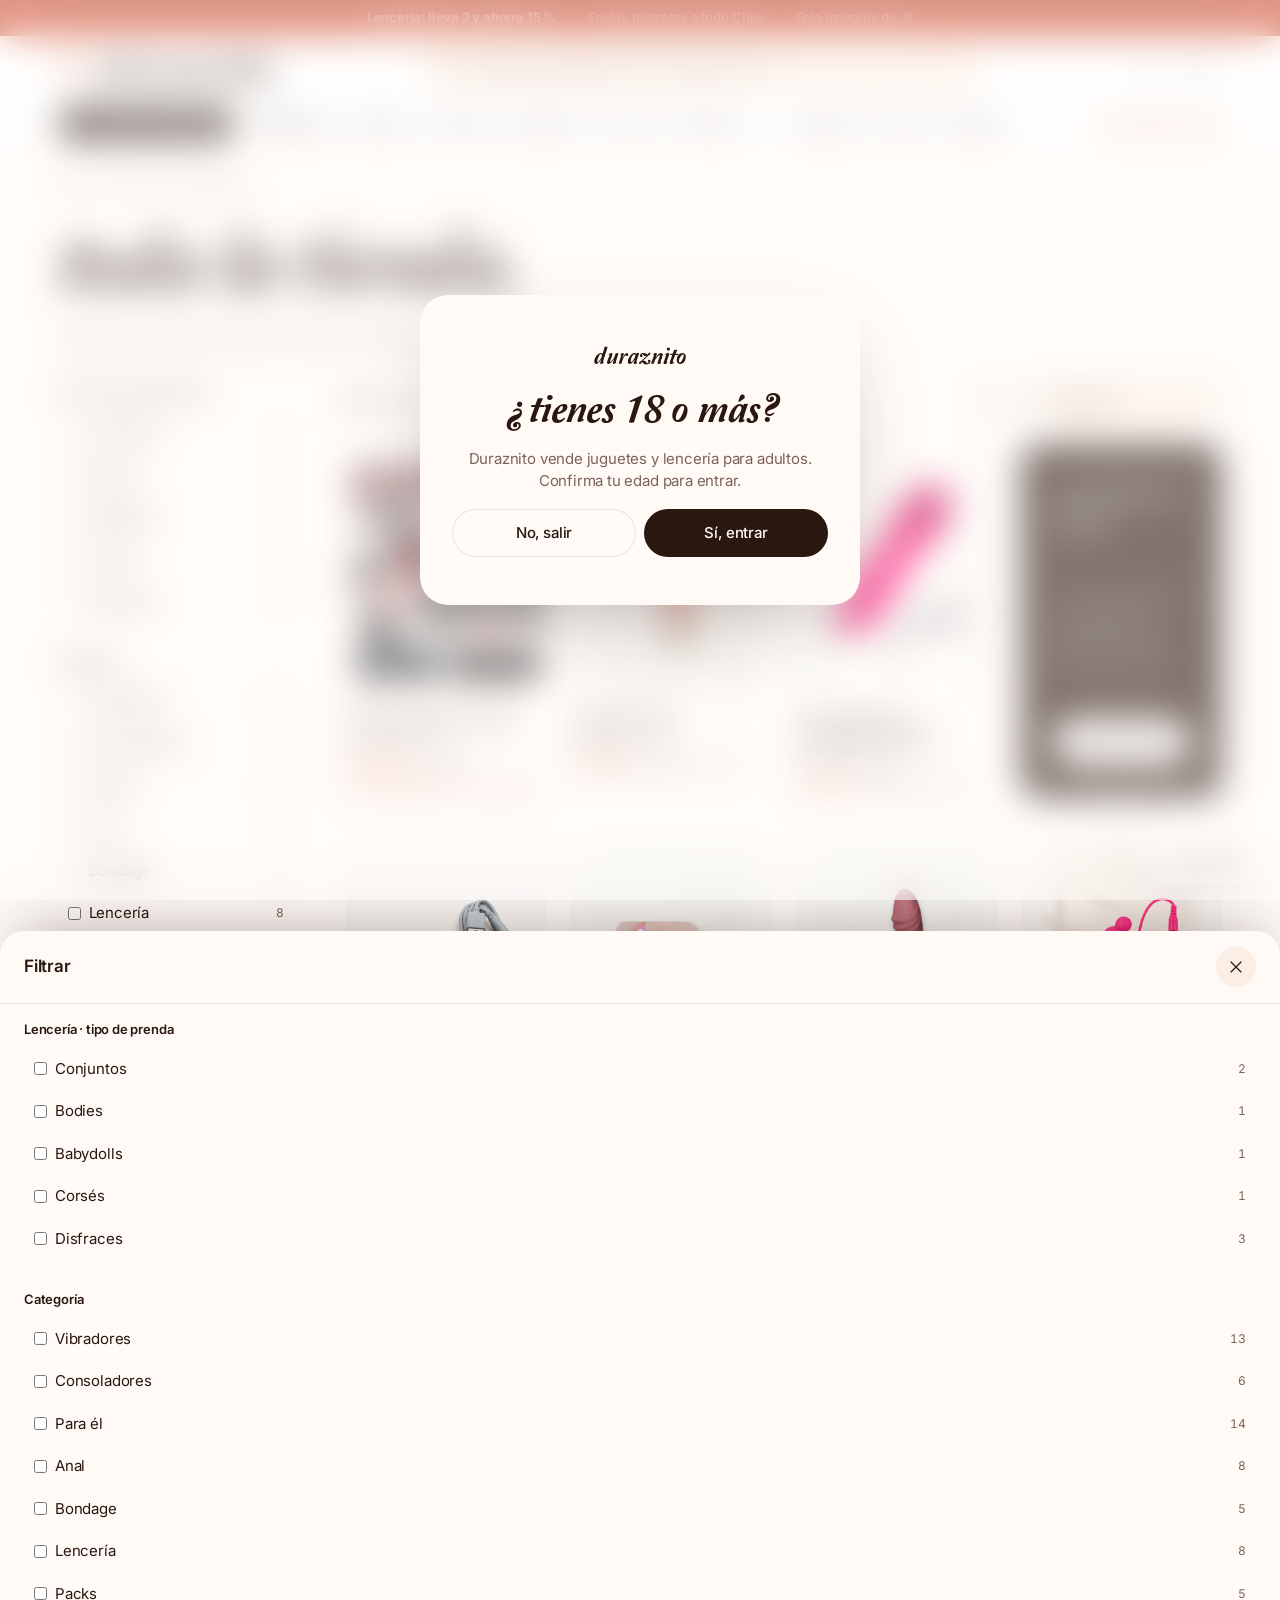
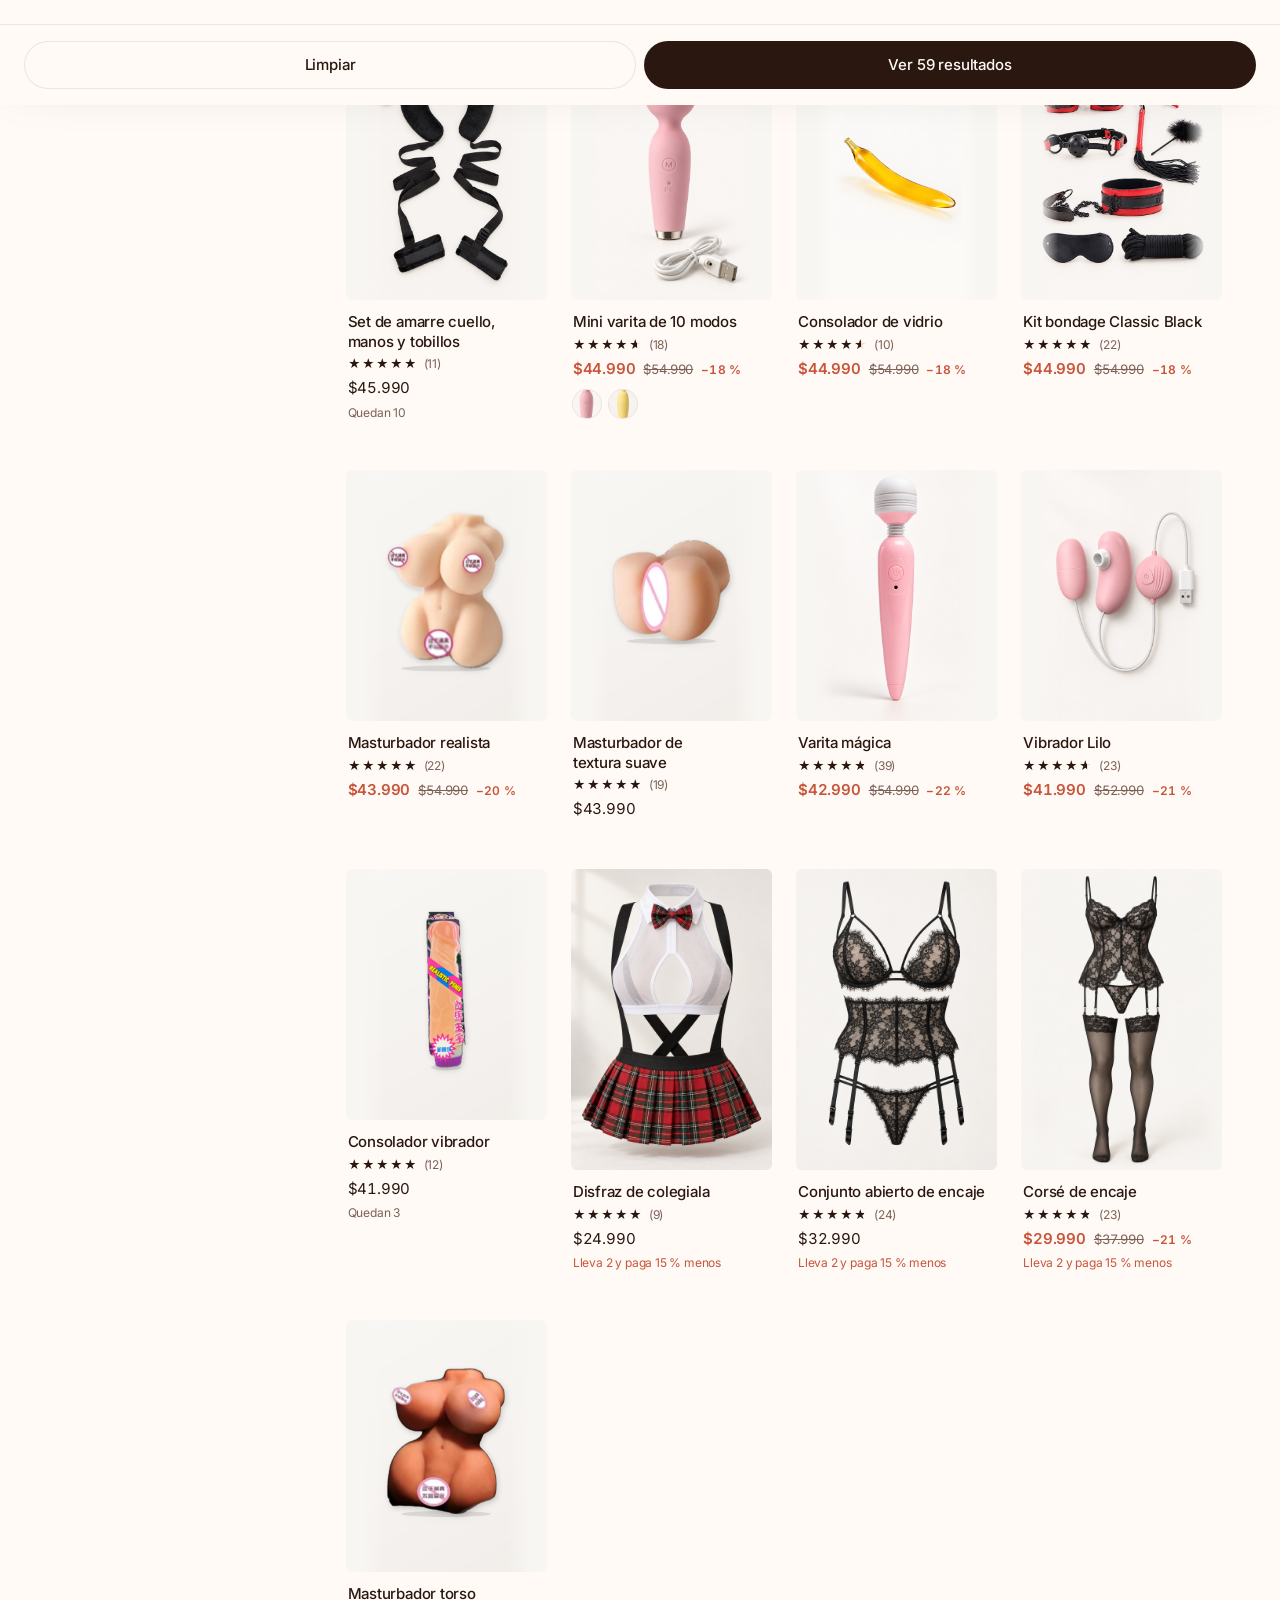
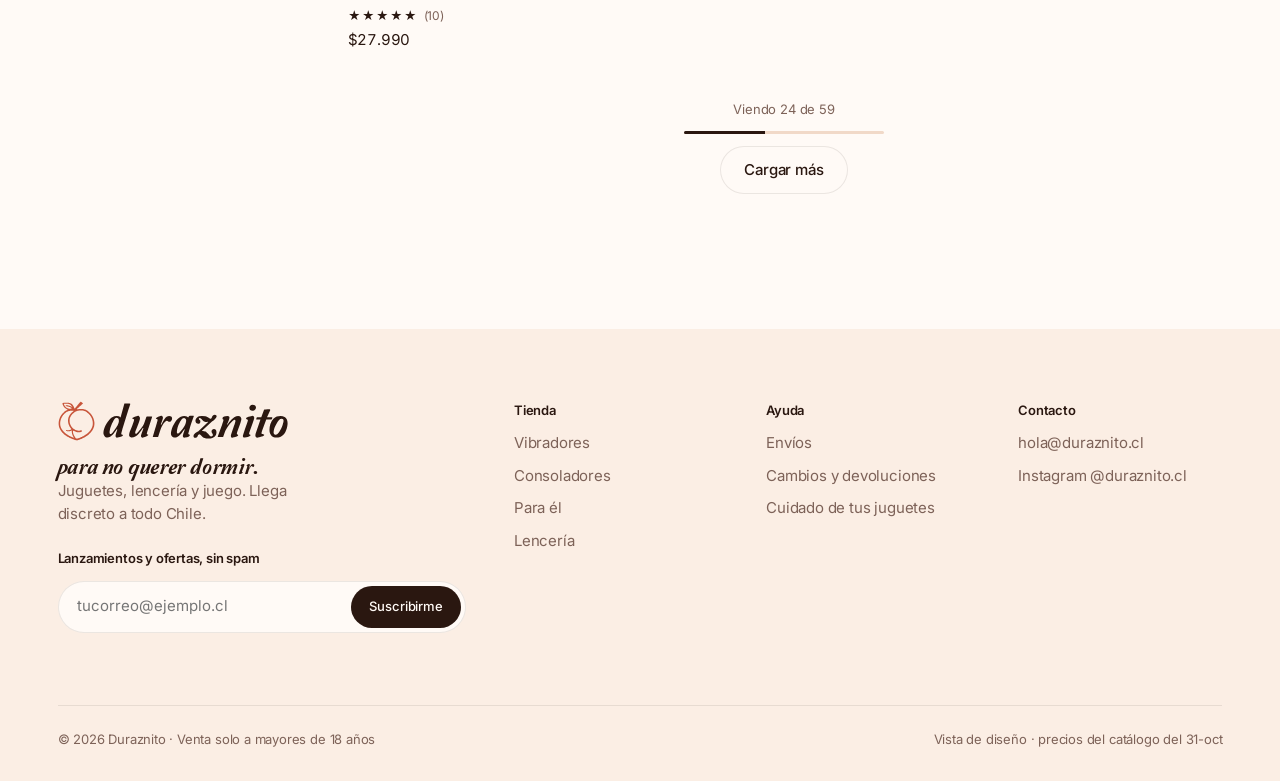
<file: coleccion.html>
<!doctype html>
<html lang="es">
<head>
  <meta charset="utf-8">
  <meta name="robots" content="noindex, nofollow">
  <meta http-equiv="Cache-Control" content="no-cache, no-store, must-revalidate">
  <meta name="viewport" content="width=device-width,initial-scale=1">
  <title>Duraznito · Juguetes, lencería y juego</title>
  <meta name="theme-color" content="#ffffff">
  <link rel="icon" href="assets/desvelo-durazno-favicon.svg" type="image/svg+xml">
  <link rel="icon" href="assets/desvelo-favicon-durazno-32.png" sizes="32x32" type="image/png">
  <link rel="apple-touch-icon" href="assets/desvelo-apple-touch-durazno.png">
  <link rel="preconnect" href="https://fonts.googleapis.com">
  <link rel="preconnect" href="https://fonts.gstatic.com" crossorigin>
  <link href="https://fonts.googleapis.com/css2?family=Inter:wght@400;500;600&display=swap" rel="stylesheet">
  <link rel="preload" href="assets/amperzand.ttf" as="font" type="font/ttf" crossorigin>
  <link rel="stylesheet" href="assets/base.css?v=1793928678">
  <script src="marca/config-vista-previa.js?v=1793928678"></script>
  <script src="assets/theme.js?v=1793928678" defer></script>
  <script src="assets/tienda-demo.js?v=1793928678" defer></script>
</head>
<body>
  <svg width="0" height="0" style="position:absolute" aria-hidden="true">
    <symbol id="i-buscar" viewBox="0 0 24 24"><circle cx="10.5" cy="10.5" r="6.5"/><path d="m15.5 15.5 4.5 4.5"/></symbol>
    <symbol id="i-cuenta" viewBox="0 0 24 24"><circle cx="12" cy="8.5" r="3.75"/><path d="M4.75 20c.9-3.6 3.75-5.5 7.25-5.5s6.35 1.9 7.25 5.5"/></symbol>
    <symbol id="i-bolsa" viewBox="0 0 24 24"><path d="M5.5 8.5h13l-.9 11.1a1.5 1.5 0 0 1-1.5 1.4H7.9a1.5 1.5 0 0 1-1.5-1.4z"/><path d="M9 8.5V7a3 3 0 0 1 6 0v1.5"/></symbol>
    <symbol id="i-menu" viewBox="0 0 24 24"><path d="M4 9h16M4 15h16"/></symbol>
    <symbol id="i-flecha" viewBox="0 0 24 24"><path d="M5 12h14m-5-5 5 5-5 5"/></symbol>
    <symbol id="i-mas" viewBox="0 0 24 24"><path d="M12 6v12M6 12h12"/></symbol>
    <symbol id="i-envio" viewBox="0 0 24 24"><path d="M3.5 7.5h10v9h-10zM13.5 10.5h3.6l3.4 3.2v2.8h-7"/><circle cx="7" cy="17.5" r="1.75"/><circle cx="17" cy="17.5" r="1.75"/></symbol>
    <symbol id="i-pago" viewBox="0 0 24 24"><rect x="3.5" y="6" width="17" height="12" rx="2.5"/><path d="M3.5 10h17M7 14.5h3"/></symbol>
    <symbol id="i-prev" viewBox="0 0 24 24"><path d="m14.5 6-6 6 6 6"/></symbol>
    <symbol id="i-next" viewBox="0 0 24 24"><path d="m9.5 6 6 6-6 6"/></symbol>
    <symbol id="i-pausa" viewBox="0 0 24 24"><path d="M9 6.5v11M15 6.5v11"/></symbol>
    <symbol id="i-play" viewBox="0 0 24 24"><path d="M8.5 6.2v11.6L18 12z"/></symbol>
    <symbol id="i-check" viewBox="0 0 24 24"><path d="m5.5 12.5 4 4 9-9"/></symbol>
    <symbol id="i-caja" viewBox="0 0 24 24"><path d="M4 8.5 12 4.5l8 4v7l-8 4-8-4z"/><path d="M4 8.5l8 4 8-4M12 12.5v7"/></symbol>
  </svg>

  <a class="skip-link" href="#inicio">Saltar al contenido</a>


  <div class="barra-servicio"><div class="page-width barra-servicio__in"><span><b>Lencería: lleva 2 y ahorra 15&nbsp;%</b></span><span>Envíos discretos a todo Chile</span><span>Solo mayores de 18</span></div></div>
  <header class="site-header">
    <div class="page-width header-inner header-inner--v2">
      <button class="mobile-nav-toggle" data-nav-toggle aria-controls="MobileNav" aria-expanded="false" aria-label="Abrir menú"><svg class="icono"><use href="#i-menu"/></svg></button>
      <a class="brand-logo" href="index.html" aria-label="Duraznito, inicio"><img class="logo-durazno" src="assets/desvelo-durazno-a-justo.svg" width="524" height="558" alt=""><img class="logo-palabra" src="assets/desvelo-wordmark.svg" width="3704" height="724" alt="Duraznito"></a>
      <button class="header-buscar" type="button" data-buscar><svg class="icono" aria-hidden="true"><use href="#i-buscar"/></svg>¿Qué buscas? Body, corsé, conjunto rojo…</button>
      <div class="header-actions">
        <a class="header-action" href="#" aria-label="Buscar" data-solo-movil><svg class="icono"><use href="#i-buscar"/></svg></a>
        <a class="header-action header-action--cuenta" href="#" aria-label="Cuenta"><svg class="icono"><use href="#i-cuenta"/></svg></a>
        <a class="header-action" href="#" aria-label="Bolsa" data-bolsa><svg class="icono"><use href="#i-bolsa"/></svg></a>
      </div>
    </div>
    <div class="header-fila2">
      <div class="page-width header-fila2__in">
        <button class="btn-categorias" type="button" data-catalogo aria-expanded="false" aria-controls="CatalogoMenu"><svg class="icono"><use href="#i-menu"/></svg>Todas las categorías</button>
        <a href="coleccion.html?c=lenceria" style="font-weight:600;opacity:1">Lencería</a><a href="coleccion.html?tipo=conjuntos">Conjuntos</a><a href="coleccion.html?tipo=bodies">Bodies</a><a href="coleccion.html?tipo=babydolls">Babydolls</a><a href="coleccion.html?tipo=corses">Corsés</a><a href="coleccion.html?tipo=disfraces">Disfraces</a><span class="header-fila2__sep" aria-hidden="true"></span><a href="coleccion.html?c=vibradores,consoladores,para-el,anal,bondage">Juguetes</a><a href="coleccion.html?c=packs">Packs</a><a href="coleccion.html?precio=p1,p2">Regalos</a>
        <div class="header-fila2__extra"><a href="#" data-test>Encuentra el tuyo</a></div>
      </div>
    </div>
    <div class="catalogo-menu" id="CatalogoMenu" data-catalogo-menu>
      <div class="page-width catalogo-menu__in">
        <div class="mlen"><div class="mlen__cabeza"><p class="mlen__titulo">lencería.</p><span>Lleva 2 prendas y ahorra 15 %</span><a class="boton" href="coleccion.html?c=lenceria">Toda la lencería (8)</a></div>
          <div class="mlen__tipos"><a class="mlen__tipo" href="coleccion.html?tipo=conjuntos"><img src="assets/desvelo-real-conjunto-con-portaligas.jpg" alt="" loading="lazy"><b>Conjuntos</b><span>desde $21.990</span></a><a class="mlen__tipo" href="coleccion.html?tipo=bodies"><img src="assets/desvelo-real-body-de-encaje.jpg" alt="" loading="lazy"><b>Bodies</b><span>desde $24.990</span></a><a class="mlen__tipo" href="coleccion.html?tipo=babydolls"><img src="assets/desvelo-real-babydoll-de-satin.jpg" alt="" loading="lazy"><b>Babydolls</b><span>desde $19.990</span></a><a class="mlen__tipo" href="coleccion.html?tipo=corses"><img src="assets/desvelo-real-corse-de-encaje.jpg" alt="" loading="lazy"><b>Corsés</b><span>desde $29.990</span></a><a class="mlen__tipo" href="coleccion.html?tipo=disfraces"><img src="assets/desvelo-real-disfraz-de-enfermera.jpg" alt="" loading="lazy"><b>Disfraces</b><span>desde $17.990</span></a></div></div>
        <a class="mpack" href="coleccion.html?c=packs"><img src="assets/desvelo-pack-real2-encaje-y-juego.jpg" alt="" loading="lazy"><b>Packs</b><span>5 packs · hasta 31 % menos que por separado</span></a>
        <div class="mresto"><p>Juguetes</p><a href="coleccion.html?c=vibradores">Vibradores<span>13</span></a><a href="coleccion.html?c=consoladores">Consoladores<span>6</span></a><a href="coleccion.html?c=para-el">Para él<span>14</span></a><a href="coleccion.html?c=anal">Anal<span>8</span></a><a href="coleccion.html?c=bondage">Bondage<span>5</span></a>
          <p>Atajos</p><a href="coleccion.html?primera">Ideal primera vez</a><a href="coleccion.html?para=pareja">Para jugar de a dos</a><a href="coleccion.html?precio=p1,p2">Regalos hasta $20.000</a><a class="boton boton--claro" href="coleccion.html">Ver toda la tienda</a></div>
      </div>
    </div>
    <nav class="mobile-nav" id="MobileNav" aria-label="Menú del celular">
      <a class="mobile-nav__lenceria" href="coleccion.html?c=lenceria">Lencería<img src="assets/desvelo-real-body-de-encaje.jpg" alt="" loading="lazy"></a>
      <div class="mobile-nav__tipos"><a href="coleccion.html?tipo=conjuntos"><img src="assets/desvelo-real-conjunto-con-portaligas.jpg" alt="" loading="lazy">Conjuntos</a><a href="coleccion.html?tipo=bodies"><img src="assets/desvelo-real-body-de-encaje.jpg" alt="" loading="lazy">Bodies</a><a href="coleccion.html?tipo=babydolls"><img src="assets/desvelo-real-babydoll-de-satin.jpg" alt="" loading="lazy">Babydolls</a><a href="coleccion.html?tipo=corses"><img src="assets/desvelo-real-corse-de-encaje.jpg" alt="" loading="lazy">Corsés</a><a href="coleccion.html?tipo=disfraces"><img src="assets/desvelo-real-disfraz-de-enfermera.jpg" alt="" loading="lazy">Disfraces</a></div>
      <a href="coleccion.html?c=packs">Packs<img src="assets/desvelo-pack-real2-encaje-y-juego.jpg" alt="" loading="lazy"></a>
      <a href="coleccion.html?c=vibradores">Vibradores<img src="assets/desvelo-real-varita-2-en-1.jpg" alt="" loading="lazy"></a><a href="coleccion.html?c=consoladores">Consoladores<img src="assets/desvelo-real-consolador-de-vidrio.jpg" alt="" loading="lazy"></a><a href="coleccion.html?c=para-el">Para él<img src="assets/desvelo-real-anillo-vibrador.jpg" alt="" loading="lazy"></a><a href="coleccion.html?c=anal">Anal<img src="assets/desvelo-real-plug-joya-mediano.jpg" alt="" loading="lazy"></a><a href="coleccion.html?c=bondage">Bondage<img src="assets/desvelo-real-esposas-de-felpa.jpg" alt="" loading="lazy"></a>
      <div class="mobile-nav__extra"><a href="coleccion.html?primera">Primera vez</a><a href="coleccion.html?para=pareja">Para parejas</a><a href="coleccion.html?precio=p1,p2">Regalos</a><a href="#" data-test>Encuentra el tuyo · test de 3 preguntas</a><a href="coleccion.html">Toda la tienda</a><a href="mailto:hola@duraznito.cl">Escríbenos</a></div>
    </nav>
  </header>

  <main id="inicio" data-pagina="coleccion"></main>

  <footer class="site-footer">
    <div class="page-width">
      <div class="footer-grid">
        <div>
          <a class="footer-logo" href="index.html" aria-label="Duraznito"><img class="logo-durazno" src="assets/desvelo-durazno-a-justo.svg" width="524" height="558" alt=""><img class="logo-palabra" src="assets/desvelo-wordmark.svg" width="3704" height="724" alt="Duraznito"></a>
          <p class="footer-intro"><span class="marca-titulo" style="font-size:1.5rem;color:var(--tinta)">para no querer dormir.</span><br>Juguetes, lencería y juego. Llega discreto a todo Chile.</p>
          <form class="suscribir" data-suscribir style="margin-top:var(--s-5)"><p class="footer-title" style="margin:0">Lanzamientos y ofertas, sin spam</p><div class="suscribir__fila"><input type="email" required placeholder="tucorreo@ejemplo.cl" aria-label="Correo"><button class="boton" type="submit">Suscribirme</button></div></form>
        </div>
        <div><p class="footer-title">Tienda</p><ul class="footer-links"><li><a href="coleccion.html?c=vibradores">Vibradores</a></li><li><a href="coleccion.html?c=consoladores">Consoladores</a></li><li><a href="coleccion.html?c=para-el">Para él</a></li><li><a href="coleccion.html?c=lenceria">Lencería</a></li></ul></div>
        <div><p class="footer-title">Ayuda</p><ul class="footer-links"><li><a href="#inicio">Envíos</a></li><li><a href="#inicio">Cambios y devoluciones</a></li><li><a href="#inicio">Cuidado de tus juguetes</a></li></ul></div>
        <div><p class="footer-title">Contacto</p><ul class="footer-links"><li><a href="mailto:hola@duraznito.cl">hola@duraznito.cl</a></li><li><a href="https://www.instagram.com/duraznito.cl/" target="_blank" rel="noopener">Instagram @duraznito.cl</a></li></ul></div>
      </div>
      <div class="footer-bottom"><span>© 2026 Duraznito · Venta solo a mayores de 18 años</span><span>Vista de diseño · precios del catálogo del 31-oct</span></div>
    </div>
  </footer>
  <a class="flotante-dudas vidrio" href="mailto:hola@duraznito.cl"><svg class="icono" viewBox="0 0 24 24" aria-hidden="true"><path d="M5 18.5V7a2.5 2.5 0 0 1 2.5-2.5h9A2.5 2.5 0 0 1 19 7v6a2.5 2.5 0 0 1-2.5 2.5H9z"/></svg>¿Dudas?</a>
</body>
</html>
</file>
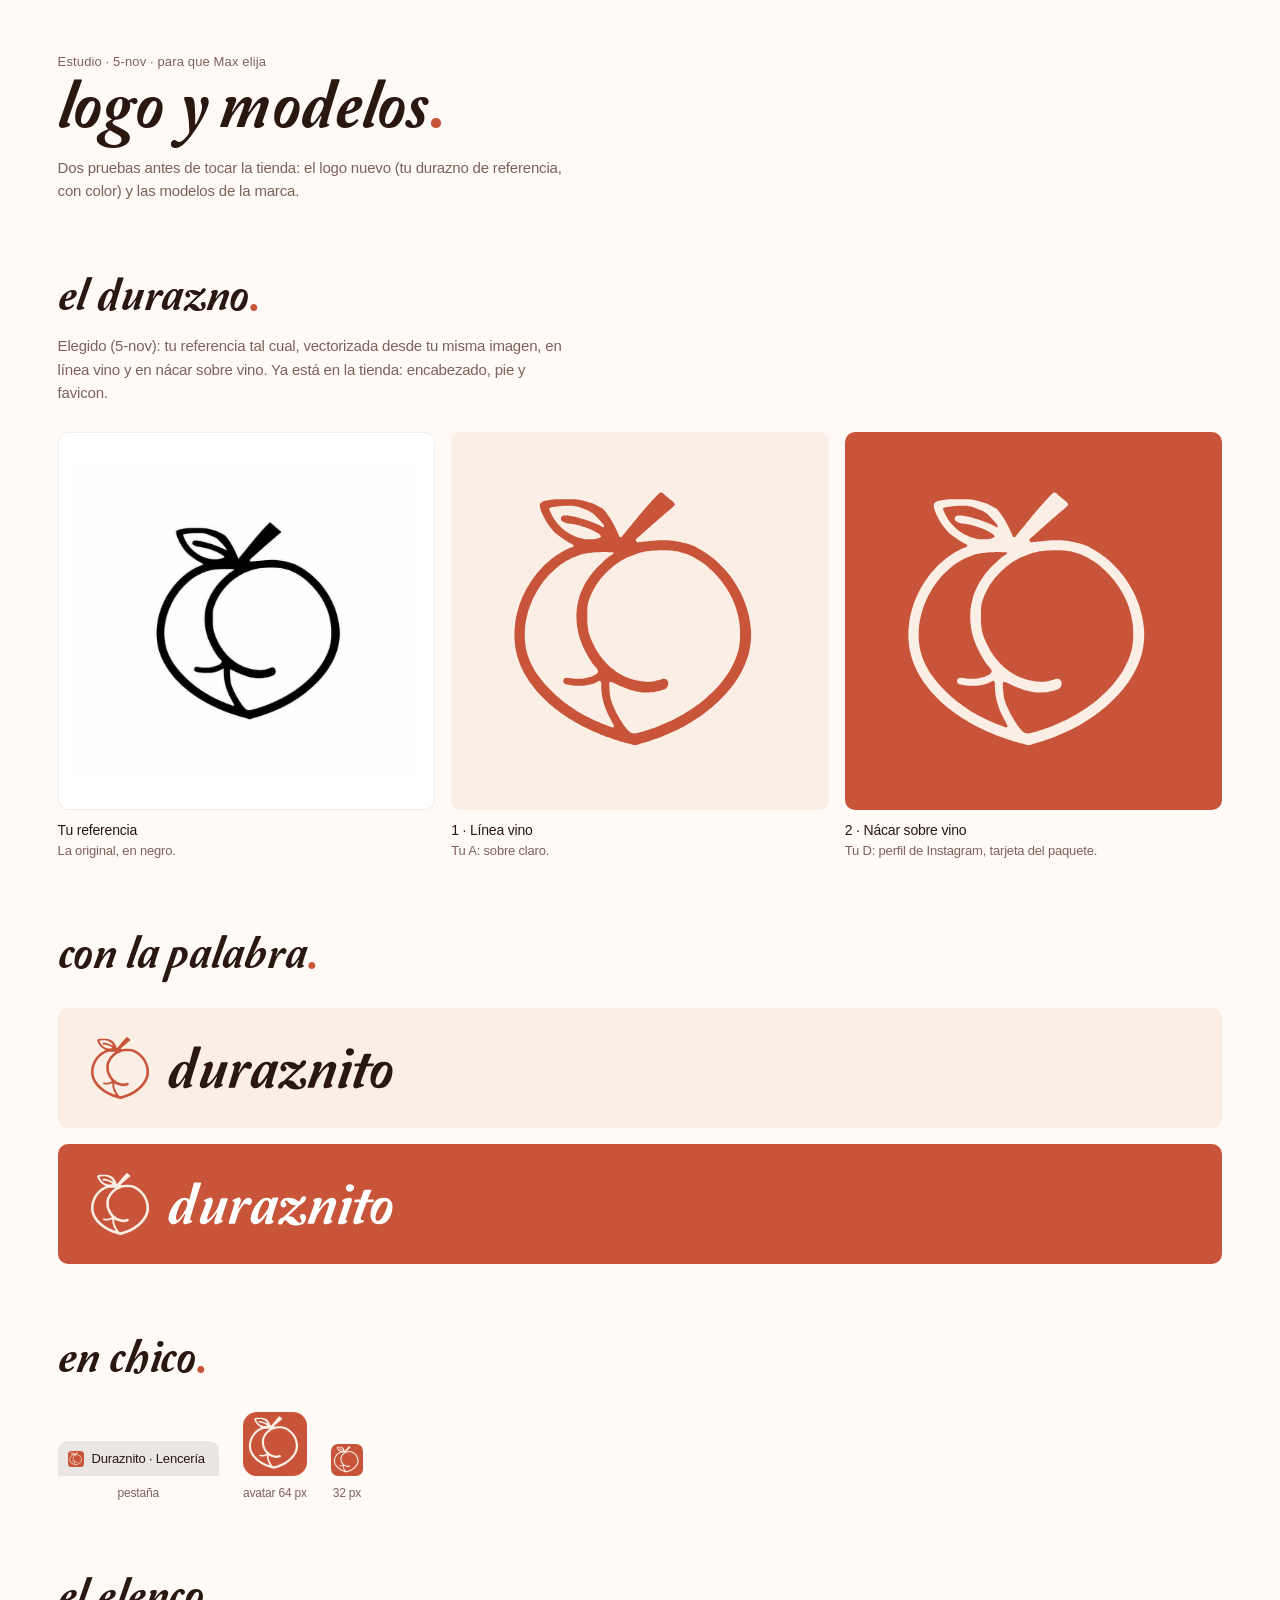
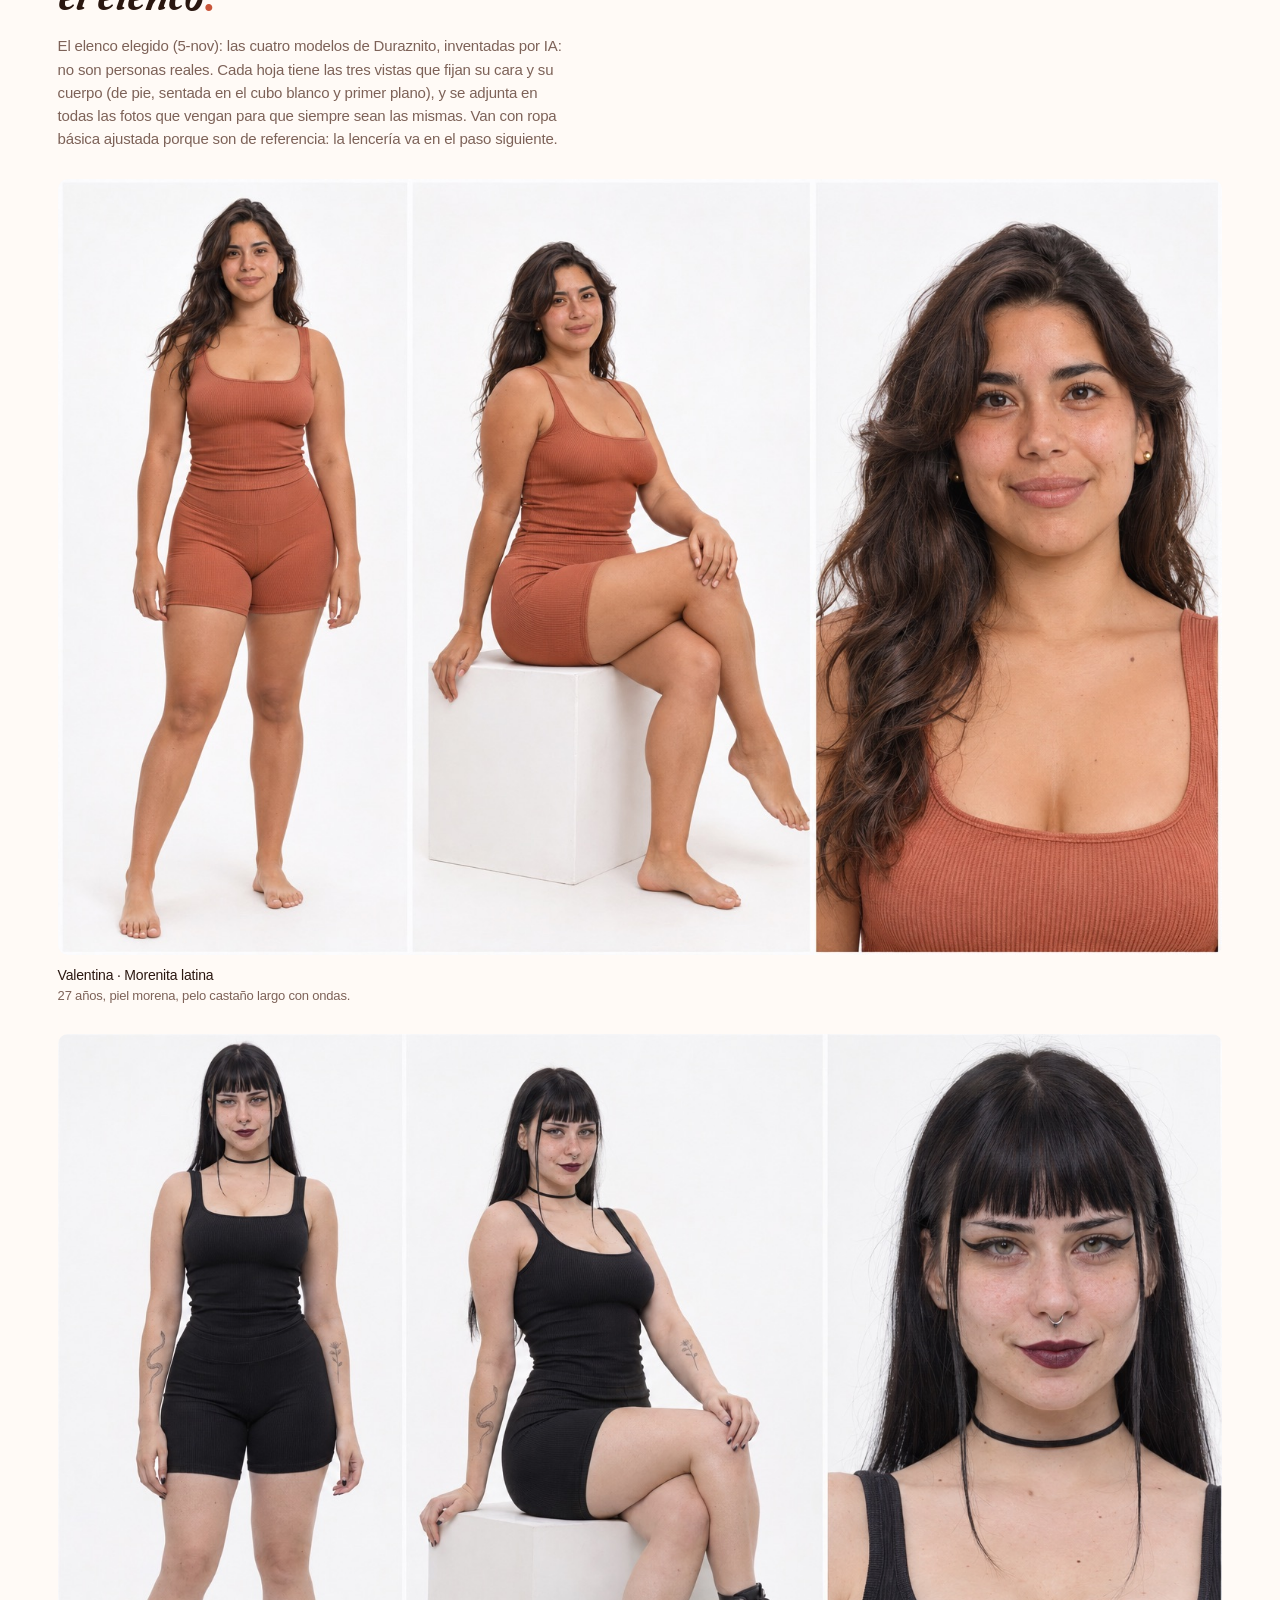
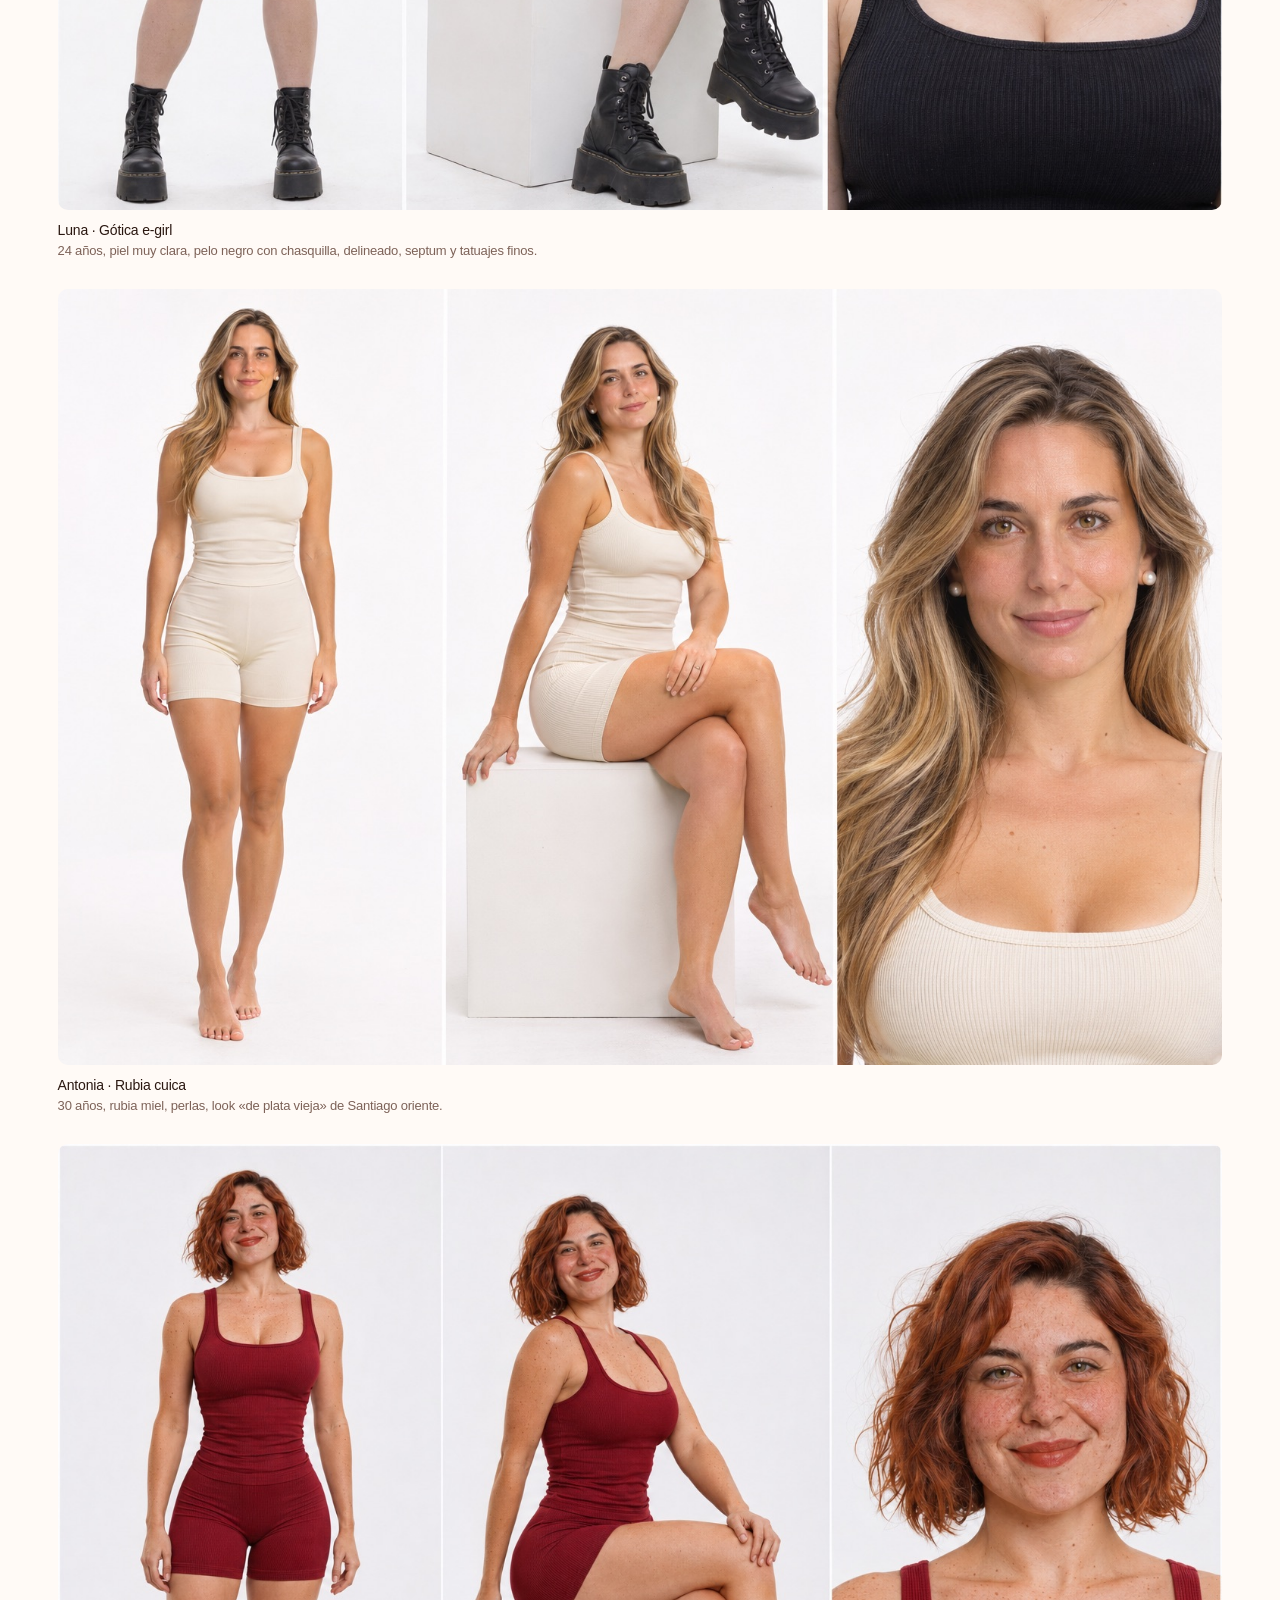
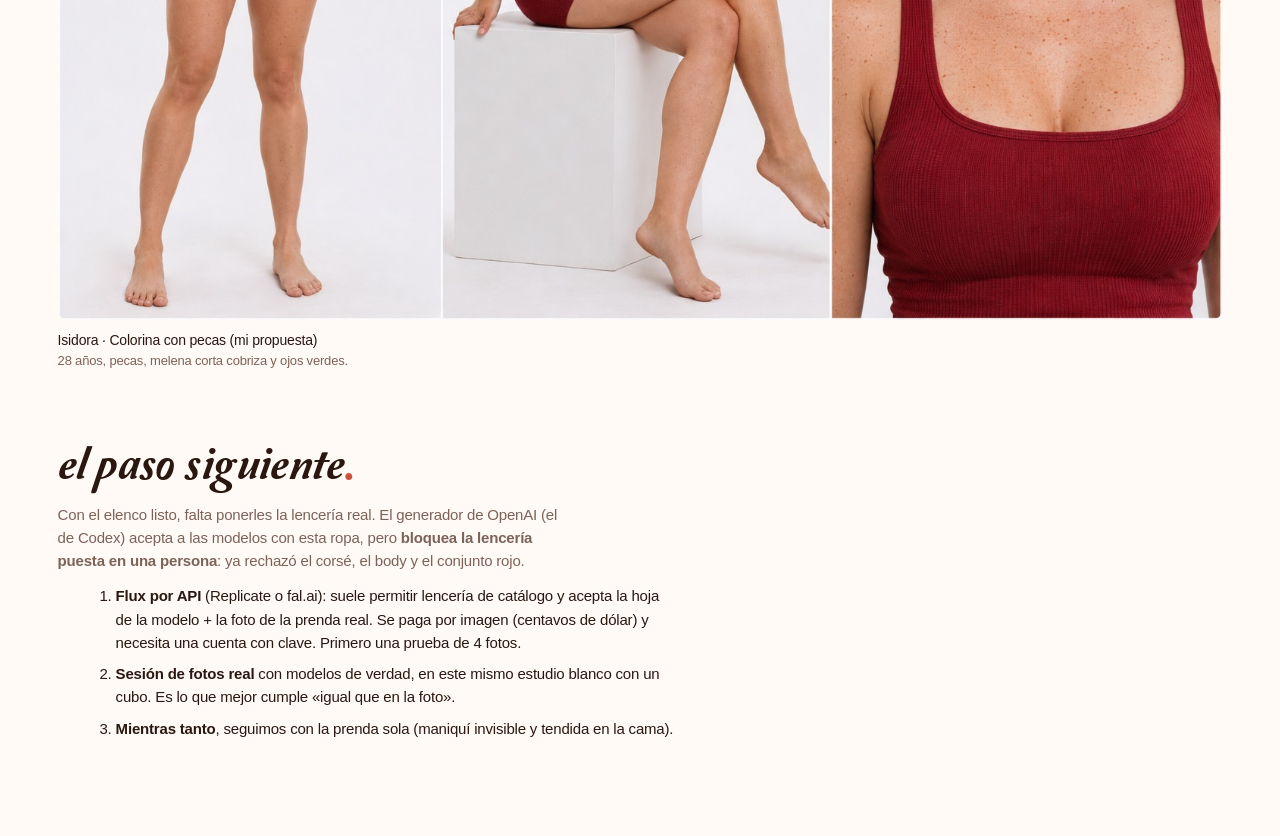
<file: estudio.html>
<!doctype html>
<html lang="es">
<head>
  <meta charset="utf-8">
  <meta name="robots" content="noindex, nofollow">
  <meta name="viewport" content="width=device-width, initial-scale=1">
  <title>Duraznito · Estudio</title>
  <link rel="stylesheet" href="assets/base.css">
  <style>
    body { background: var(--blanco); color: var(--tinta); }
    .est { padding-block: 48px 96px; }
    .est h1, .est h2 { font-family: var(--f-marca); font-weight: 400; text-transform: lowercase; line-height: 1; }
    .est h1 { font-size: clamp(2.6rem, 6vw, 4.4rem); }
    .est h2 { font-size: clamp(2rem, 4vw, 3rem); margin-top: 72px; }
    .est .punto-final { color: var(--vino); }
    .est p.baja { color: var(--grafito); max-width: 62ch; margin-top: 12px; font-size: 15px; line-height: 1.55; }
    .variantes-logo { display: grid; grid-template-columns: repeat(auto-fit, minmax(220px, 1fr)); gap: 16px; margin-top: 28px; }
    .vl { border-radius: 10px; aspect-ratio: 1; display: grid; place-items: center; }
    .vl img { width: 62%; }
    figure { margin: 0; } figcaption { margin-top: 10px; font-size: 14px; font-weight: 500; } figcaption span { display: block; font-weight: 400; color: var(--grafito); font-size: 13px; }
    .lockups { display: grid; gap: 16px; margin-top: 28px; }
    .lockup { display: flex; align-items: center; gap: 18px; padding: 28px 32px; border-radius: 10px; background: var(--nacar); }
    .lockup img.d { height: 64px; } .lockup img.w { height: 44px; }
    .lockup--vino { background: var(--vino); } .lockup--vino img.w { filter: invert(1) brightness(1.2); }
    .chicos { display: flex; flex-wrap: wrap; align-items: end; gap: 24px; margin-top: 28px; }
    .chico { display: grid; justify-items: center; gap: 8px; font-size: 12px; color: var(--grafito); }
    .tab { display: flex; align-items: center; gap: 8px; padding: 8px 14px 8px 10px; border-radius: 10px 10px 0 0; background: #e9e6e3; font-size: 13px; color: var(--tinta); }
    .tab img { width: 16px; height: 16px; }
    .modelos { display: grid; grid-template-columns: minmax(0, 360px) minmax(0, 1fr); gap: 32px; margin-top: 28px; align-items: start; }
    .modelos img { width: 100%; border-radius: 10px; }
    .modelos ol { margin: 12px 0 0 18px; font-size: 15px; line-height: 1.55; } .modelos li { margin-top: 8px; }
    .elenco { display: grid; gap: 28px; margin-top: 28px; } .elenco img { width: 100%; border-radius: 10px; display: block; }
    .vias { margin: 12px 0 0 18px; font-size: 15px; line-height: 1.55; max-width: 72ch; } .vias li { margin-top: 8px; }
    .aviso { margin-top: 16px; padding: 14px 16px; border-radius: 10px; background: #f6eef0; color: var(--vino); font-size: 14px; }
    @media (max-width: 759px) { .modelos { grid-template-columns: 1fr; } .lockup { padding: 20px; } .lockup img.d { height: 48px; } .lockup img.w { height: 32px; } }
  </style>
</head>
<body>
  <main class="est page-width">
    <p class="seccion-cabeza__que">Estudio · 5-nov · para que Max elija</p>
    <h1>logo y modelos<span class="punto-final">.</span></h1>
    <p class="baja">Dos pruebas antes de tocar la tienda: el logo nuevo (tu durazno de referencia, con color) y las modelos de la marca.</p>

    <h2>el durazno<span class="punto-final">.</span></h2>
    <p class="baja">Elegido (5-nov): tu referencia tal cual, vectorizada desde tu misma imagen, en línea vino y en nácar sobre vino. Ya está en la tienda: encabezado, pie y favicon.</p>
    <div class="variantes-logo">
      <figure><div class="vl" style="background:#fff;box-shadow:inset 0 0 0 1px #eee"><img src="assets/desvelo-estudio-referencia-durazno.png?v=1793928699" alt="" style="width:92%"></div><figcaption>Tu referencia<span>La original, en negro.</span></figcaption></figure>
      <figure><div class="vl" style="background:var(--nacar)"><img src="assets/desvelo-durazno-a-trazo-vino.svg?v=1793928699" alt="" style="width:74%"></div><figcaption>1 · Línea vino<span>Tu A: sobre claro.</span></figcaption></figure>
      <figure><div class="vl" style="background:var(--vino)"><img src="assets/desvelo-durazno-d-nacar-sobre-vino.svg?v=1793928699" alt="" style="width:74%"></div><figcaption>2 · Nácar sobre vino<span>Tu D: perfil de Instagram, tarjeta del paquete.</span></figcaption></figure>
    </div>

    <h2>con la palabra<span class="punto-final">.</span></h2>
    <div class="lockups">
      <div class="lockup"><img class="d" src="assets/desvelo-durazno-a-justo.svg?v=1793928699" alt=""><img class="w" src="assets/desvelo-wordmark.svg?v=1793928699" alt="duraznito"></div>
      <div class="lockup lockup--vino"><img class="d" src="assets/desvelo-durazno-d-justo.svg?v=1793928699" alt=""><img class="w" src="assets/desvelo-wordmark.svg?v=1793928699" alt="duraznito"></div>
    </div>

    <h2>en chico<span class="punto-final">.</span></h2>
    <div class="chicos">
      <div class="chico"><div class="tab"><img src="assets/desvelo-durazno-favicon.svg?v=1793928699" alt="">Duraznito · Lencería</div>pestaña</div>
      <div class="chico"><img src="assets/desvelo-durazno-favicon.svg?v=1793928699" alt="" style="width:64px">avatar 64 px</div>
      <div class="chico"><img src="assets/desvelo-durazno-favicon.svg?v=1793928699" alt="" style="width:32px">32 px</div>
      
    </div>

    <h2>el elenco<span class="punto-final">.</span></h2>
    <p class="baja">El elenco elegido (5-nov): las cuatro modelos de Duraznito, inventadas por IA: no son personas reales. Cada hoja tiene las tres vistas que fijan su cara y su cuerpo (de pie, sentada en el cubo blanco y primer plano), y se adjunta en todas las fotos que vengan para que siempre sean las mismas. Van con ropa básica ajustada porque son de referencia: la lencería va en el paso siguiente.</p>
    <div class="elenco">
      <figure><img src="assets/desvelo-estudio-modelo-valentina.jpg?v=1793928699" alt="Hoja de referencia de Valentina" loading="lazy"><figcaption>Valentina · Morenita latina<span>27 años, piel morena, pelo castaño largo con ondas.</span></figcaption></figure>
      <figure><img src="assets/desvelo-estudio-modelo-luna.jpg?v=1793928699" alt="Hoja de referencia de Luna" loading="lazy"><figcaption>Luna · Gótica e-girl<span>24 años, piel muy clara, pelo negro con chasquilla, delineado, septum y tatuajes finos.</span></figcaption></figure>
      <figure><img src="assets/desvelo-estudio-modelo-antonia.jpg?v=1793928699" alt="Hoja de referencia de Antonia" loading="lazy"><figcaption>Antonia · Rubia cuica<span>30 años, rubia miel, perlas, look «de plata vieja» de Santiago oriente.</span></figcaption></figure>
      <figure><img src="assets/desvelo-estudio-modelo-isidora.jpg?v=1793928699" alt="Hoja de referencia de Isidora" loading="lazy"><figcaption>Isidora · Colorina con pecas (mi propuesta)<span>28 años, pecas, melena corta cobriza y ojos verdes.</span></figcaption></figure>
    </div>

    <h2>el paso siguiente<span class="punto-final">.</span></h2>
    <p class="baja">Con el elenco listo, falta ponerles la lencería real. El generador de OpenAI (el de Codex) acepta a las modelos con esta ropa, pero <b>bloquea la lencería puesta en una persona</b>: ya rechazó el corsé, el body y el conjunto rojo.</p>
    <p class="aviso">Para las fotos con lencería hay que elegir una vía:</p>
    <ol class="vias">
      <li><b>Flux por API</b> (Replicate o fal.ai): suele permitir lencería de catálogo y acepta la hoja de la modelo + la foto de la prenda real. Se paga por imagen (centavos de dólar) y necesita una cuenta con clave. Primero una prueba de 4 fotos.</li>
      <li><b>Sesión de fotos real</b> con modelos de verdad, en este mismo estudio blanco con un cubo. Es lo que mejor cumple «igual que en la foto».</li>
      <li><b>Mientras tanto</b>, seguimos con la prenda sola (maniquí invisible y tendida en la cama).</li>
    </ol>
  </main>
</body>
</html>
</file>
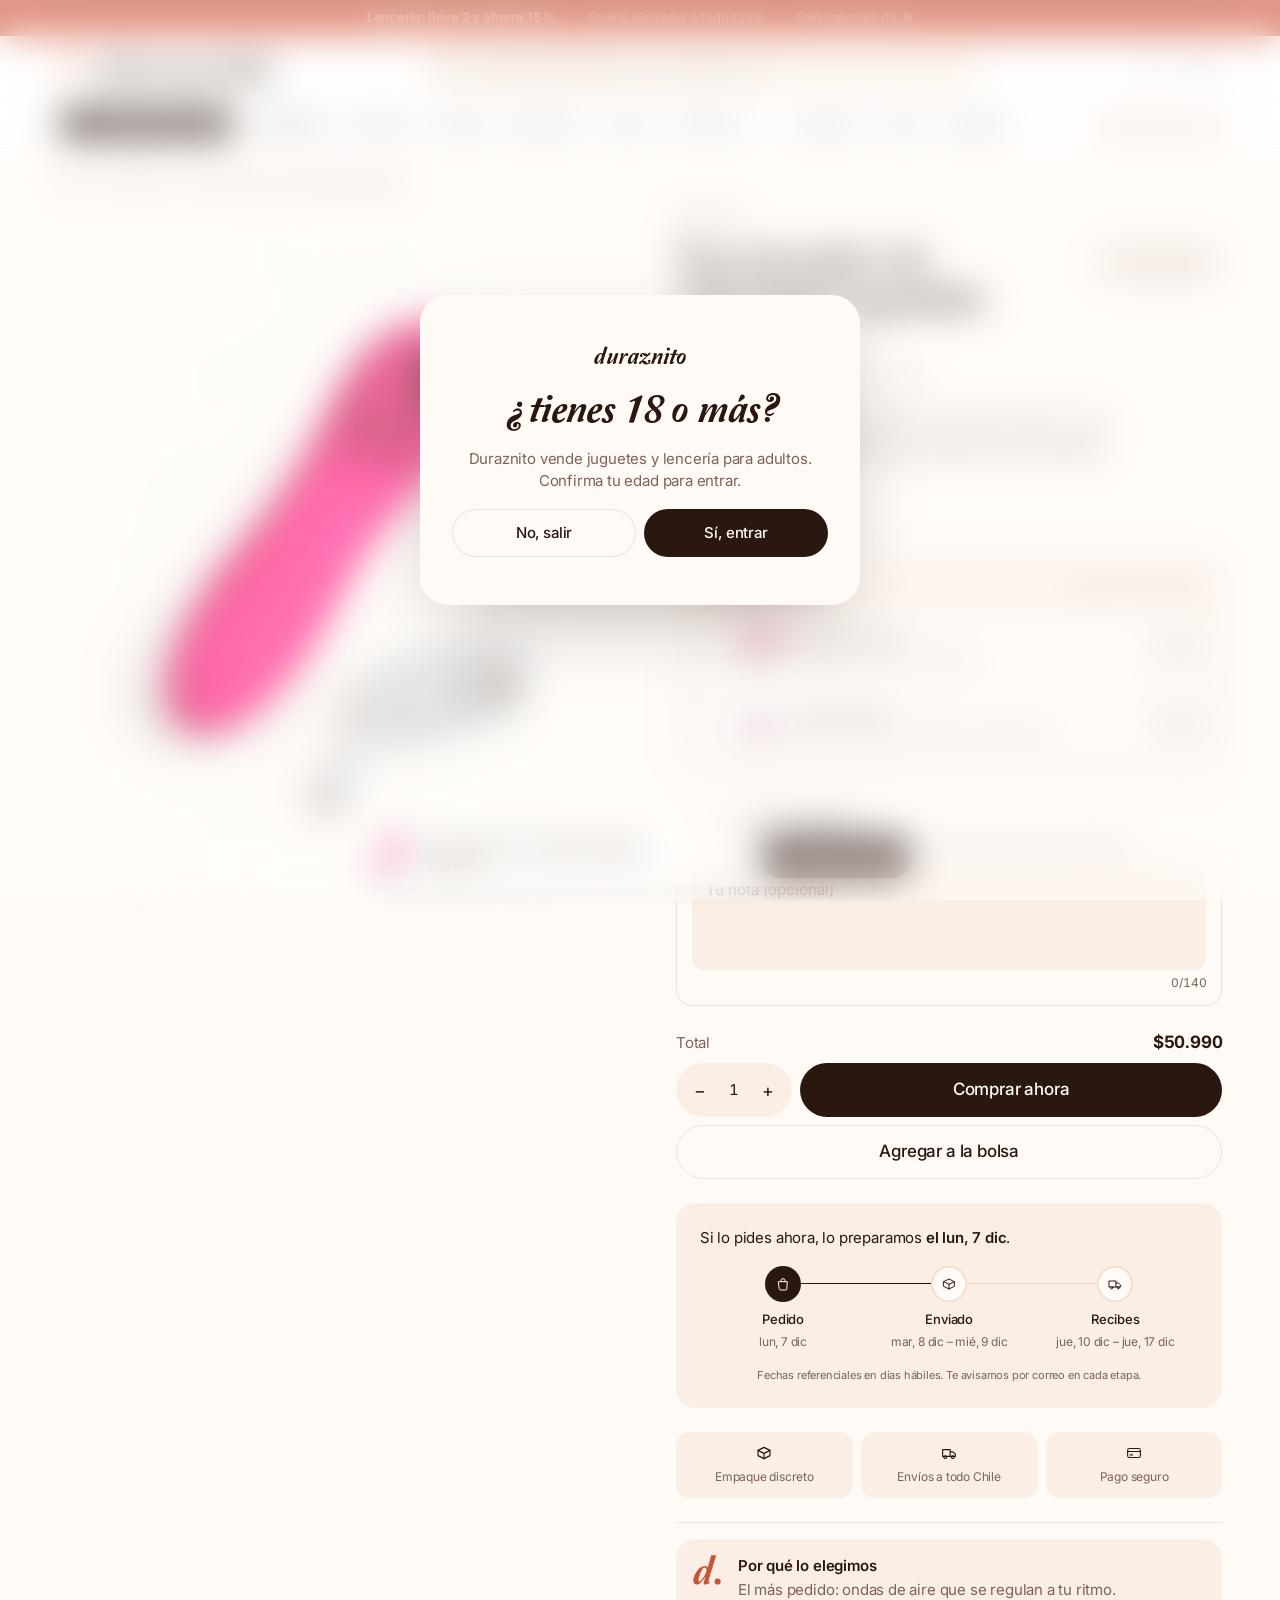
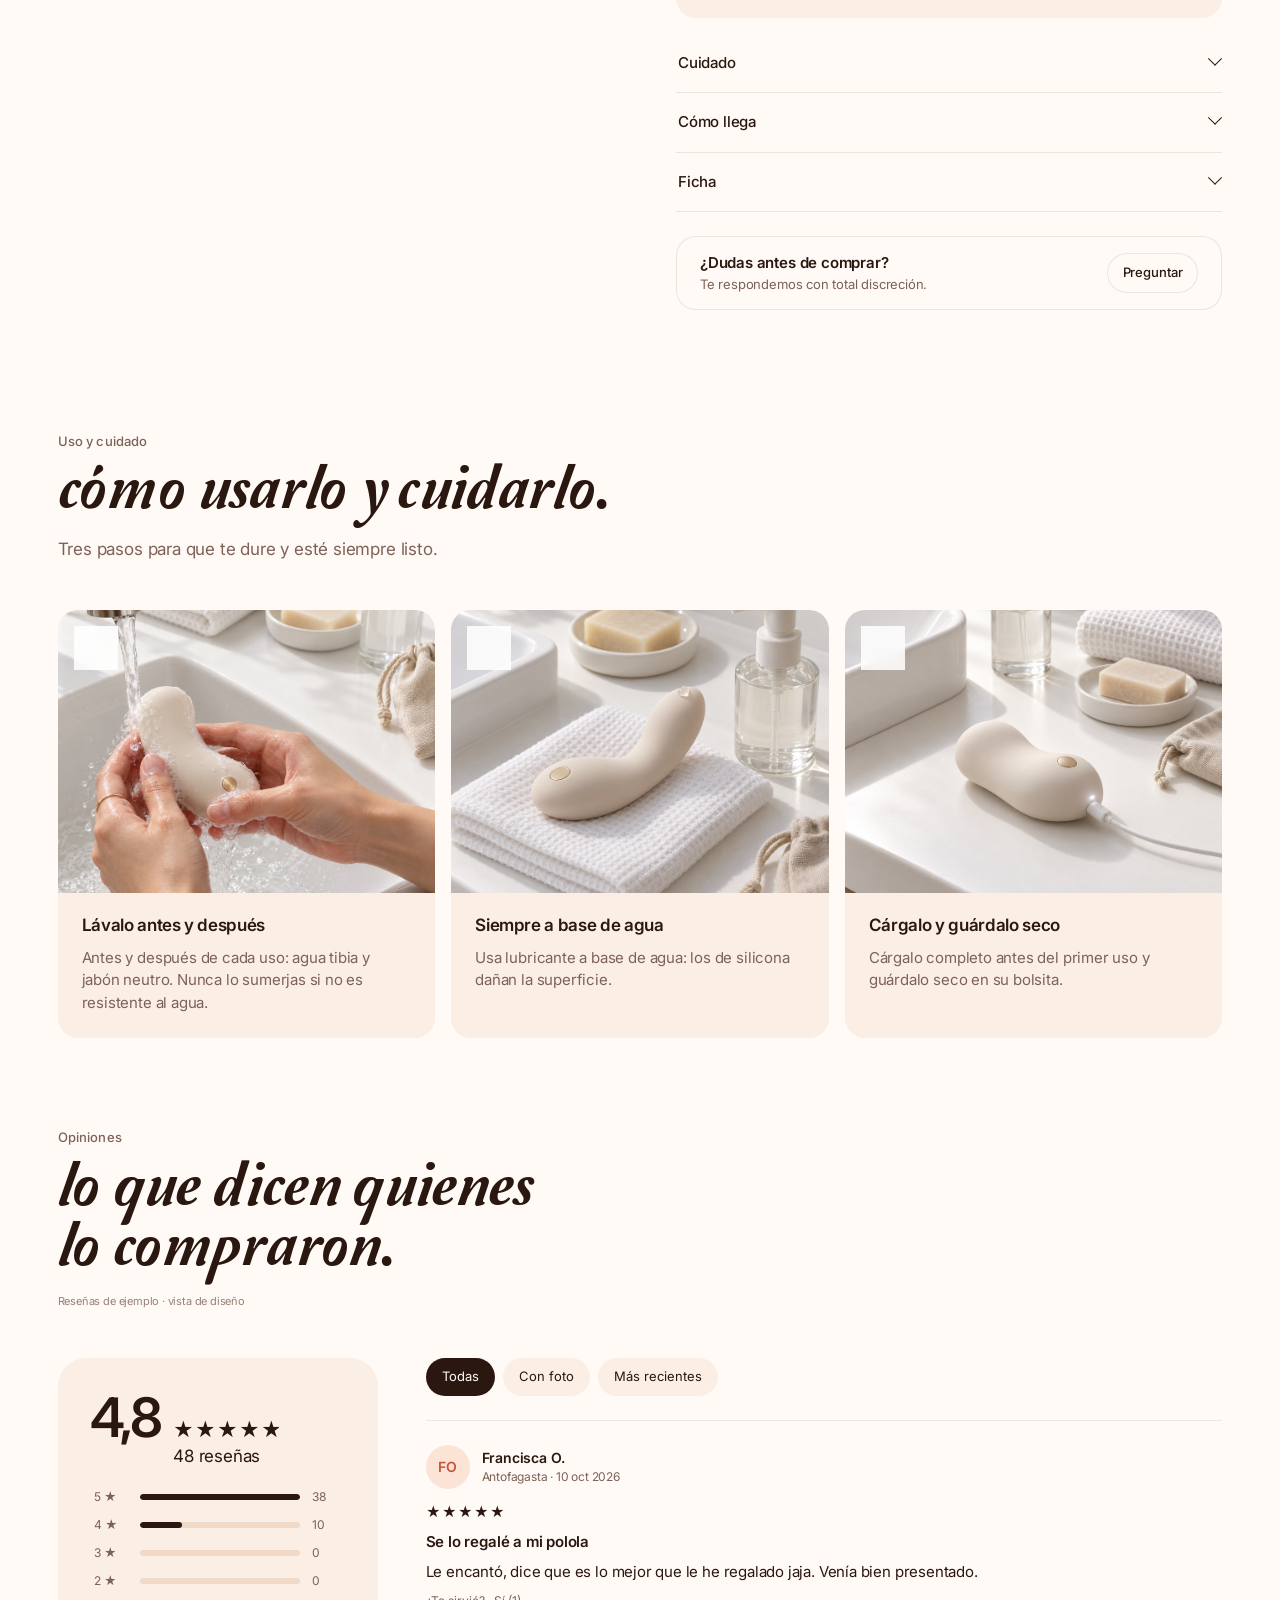
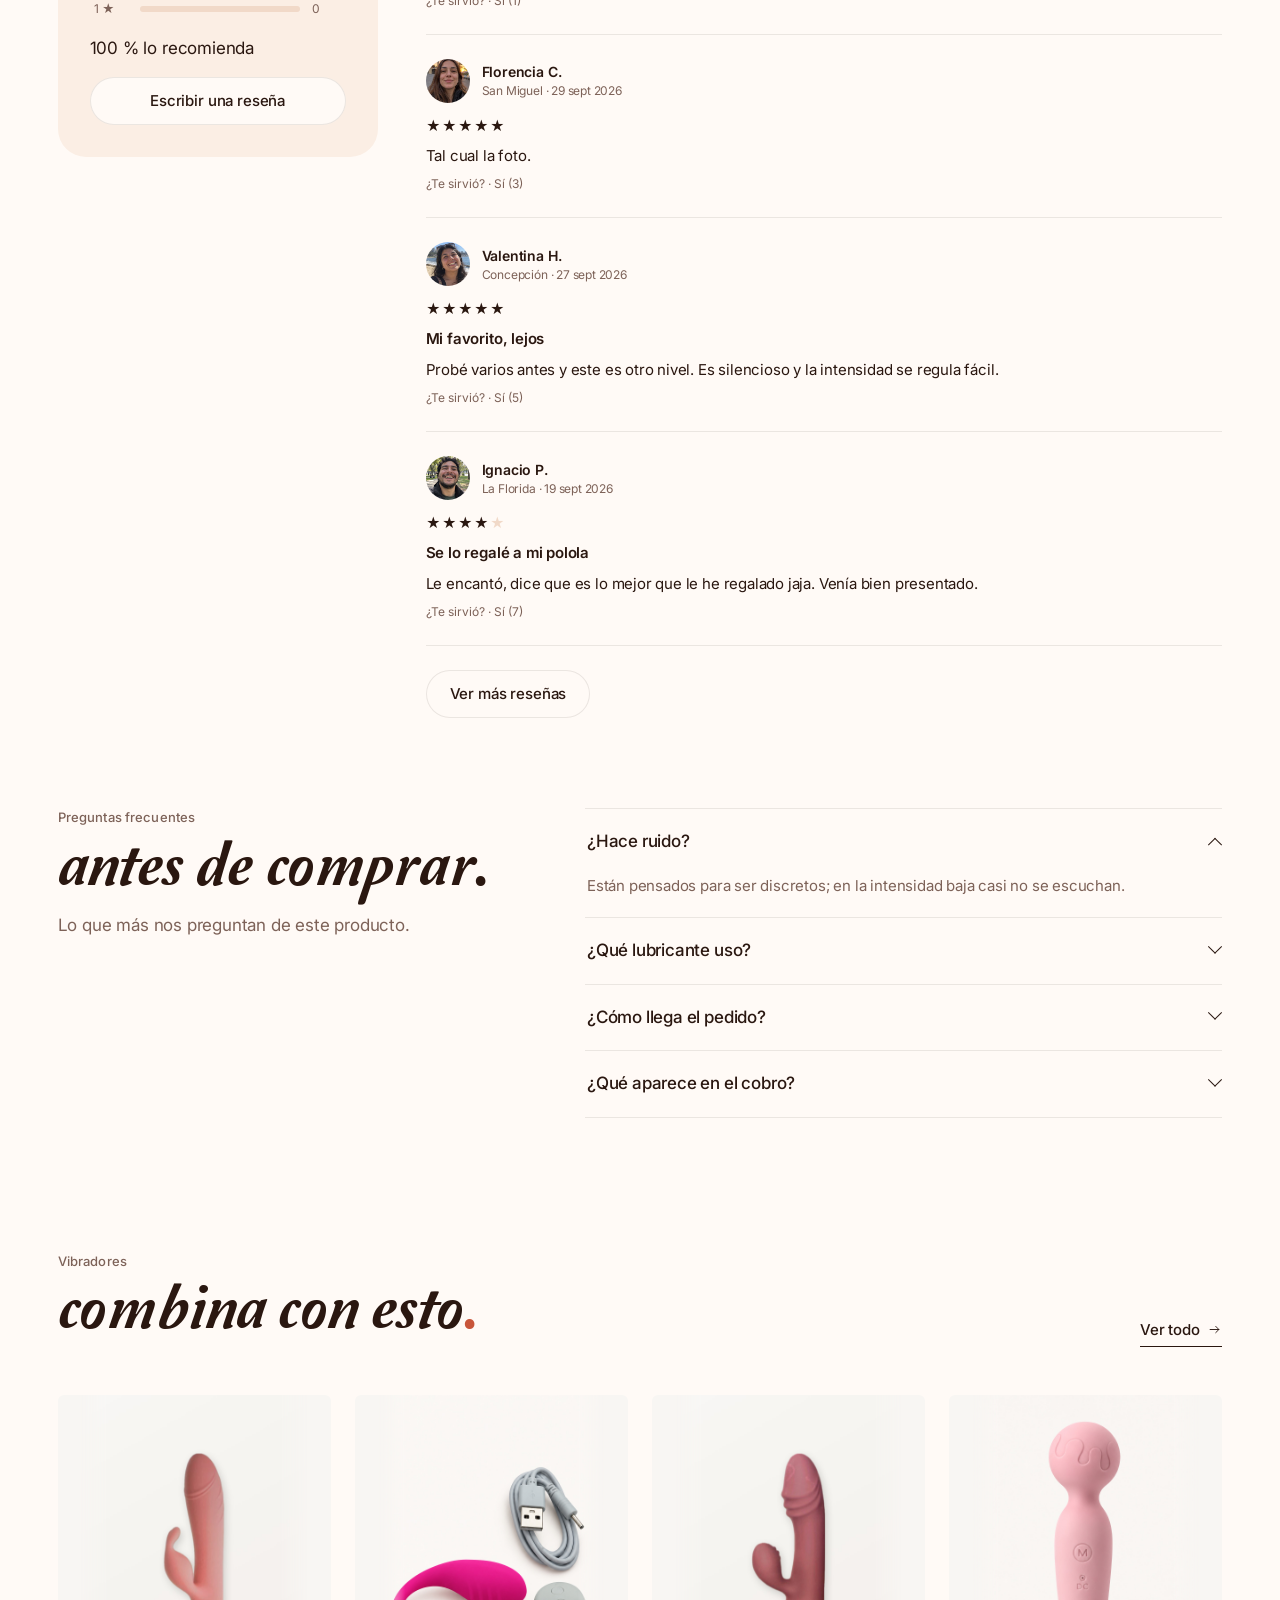
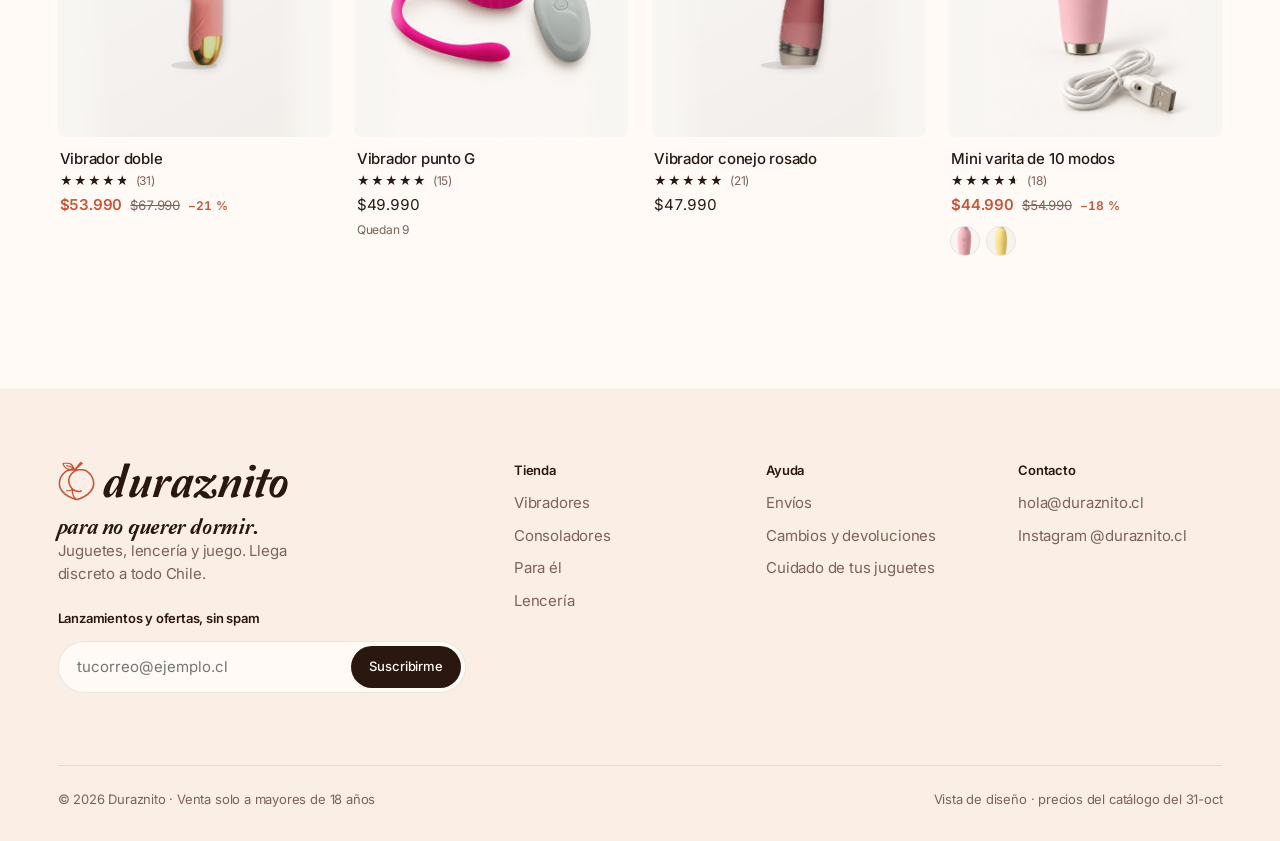
<file: producto.html>
<!doctype html>
<html lang="es">
<head>
  <meta charset="utf-8">
  <meta name="robots" content="noindex, nofollow">
  <meta http-equiv="Cache-Control" content="no-cache, no-store, must-revalidate">
  <meta name="viewport" content="width=device-width,initial-scale=1">
  <title>Duraznito · Juguetes, lencería y juego</title>
  <meta name="theme-color" content="#ffffff">
  <link rel="icon" href="assets/desvelo-durazno-favicon.svg" type="image/svg+xml">
  <link rel="icon" href="assets/desvelo-favicon-durazno-32.png" sizes="32x32" type="image/png">
  <link rel="apple-touch-icon" href="assets/desvelo-apple-touch-durazno.png">
  <link rel="preconnect" href="https://fonts.googleapis.com">
  <link rel="preconnect" href="https://fonts.gstatic.com" crossorigin>
  <link href="https://fonts.googleapis.com/css2?family=Inter:wght@400;500;600&display=swap" rel="stylesheet">
  <link rel="preload" href="assets/amperzand.ttf" as="font" type="font/ttf" crossorigin>
  <link rel="stylesheet" href="assets/base.css?v=1793928678">
  <script src="marca/config-vista-previa.js?v=1793928678"></script>
  <script src="assets/theme.js?v=1793928678" defer></script>
  <script src="assets/tienda-demo.js?v=1793928678" defer></script>
</head>
<body>
  <svg width="0" height="0" style="position:absolute" aria-hidden="true">
    <symbol id="i-buscar" viewBox="0 0 24 24"><circle cx="10.5" cy="10.5" r="6.5"/><path d="m15.5 15.5 4.5 4.5"/></symbol>
    <symbol id="i-cuenta" viewBox="0 0 24 24"><circle cx="12" cy="8.5" r="3.75"/><path d="M4.75 20c.9-3.6 3.75-5.5 7.25-5.5s6.35 1.9 7.25 5.5"/></symbol>
    <symbol id="i-bolsa" viewBox="0 0 24 24"><path d="M5.5 8.5h13l-.9 11.1a1.5 1.5 0 0 1-1.5 1.4H7.9a1.5 1.5 0 0 1-1.5-1.4z"/><path d="M9 8.5V7a3 3 0 0 1 6 0v1.5"/></symbol>
    <symbol id="i-menu" viewBox="0 0 24 24"><path d="M4 9h16M4 15h16"/></symbol>
    <symbol id="i-flecha" viewBox="0 0 24 24"><path d="M5 12h14m-5-5 5 5-5 5"/></symbol>
    <symbol id="i-mas" viewBox="0 0 24 24"><path d="M12 6v12M6 12h12"/></symbol>
    <symbol id="i-envio" viewBox="0 0 24 24"><path d="M3.5 7.5h10v9h-10zM13.5 10.5h3.6l3.4 3.2v2.8h-7"/><circle cx="7" cy="17.5" r="1.75"/><circle cx="17" cy="17.5" r="1.75"/></symbol>
    <symbol id="i-pago" viewBox="0 0 24 24"><rect x="3.5" y="6" width="17" height="12" rx="2.5"/><path d="M3.5 10h17M7 14.5h3"/></symbol>
    <symbol id="i-prev" viewBox="0 0 24 24"><path d="m14.5 6-6 6 6 6"/></symbol>
    <symbol id="i-next" viewBox="0 0 24 24"><path d="m9.5 6 6 6-6 6"/></symbol>
    <symbol id="i-pausa" viewBox="0 0 24 24"><path d="M9 6.5v11M15 6.5v11"/></symbol>
    <symbol id="i-play" viewBox="0 0 24 24"><path d="M8.5 6.2v11.6L18 12z"/></symbol>
    <symbol id="i-check" viewBox="0 0 24 24"><path d="m5.5 12.5 4 4 9-9"/></symbol>
    <symbol id="i-caja" viewBox="0 0 24 24"><path d="M4 8.5 12 4.5l8 4v7l-8 4-8-4z"/><path d="M4 8.5l8 4 8-4M12 12.5v7"/></symbol>
  </svg>

  <a class="skip-link" href="#inicio">Saltar al contenido</a>


  <div class="barra-servicio"><div class="page-width barra-servicio__in"><span><b>Lencería: lleva 2 y ahorra 15&nbsp;%</b></span><span>Envíos discretos a todo Chile</span><span>Solo mayores de 18</span></div></div>
  <header class="site-header">
    <div class="page-width header-inner header-inner--v2">
      <button class="mobile-nav-toggle" data-nav-toggle aria-controls="MobileNav" aria-expanded="false" aria-label="Abrir menú"><svg class="icono"><use href="#i-menu"/></svg></button>
      <a class="brand-logo" href="index.html" aria-label="Duraznito, inicio"><img class="logo-durazno" src="assets/desvelo-durazno-a-justo.svg" width="524" height="558" alt=""><img class="logo-palabra" src="assets/desvelo-wordmark.svg" width="3704" height="724" alt="Duraznito"></a>
      <button class="header-buscar" type="button" data-buscar><svg class="icono" aria-hidden="true"><use href="#i-buscar"/></svg>¿Qué buscas? Body, corsé, conjunto rojo…</button>
      <div class="header-actions">
        <a class="header-action" href="#" aria-label="Buscar" data-solo-movil><svg class="icono"><use href="#i-buscar"/></svg></a>
        <a class="header-action header-action--cuenta" href="#" aria-label="Cuenta"><svg class="icono"><use href="#i-cuenta"/></svg></a>
        <a class="header-action" href="#" aria-label="Bolsa" data-bolsa><svg class="icono"><use href="#i-bolsa"/></svg></a>
      </div>
    </div>
    <div class="header-fila2">
      <div class="page-width header-fila2__in">
        <button class="btn-categorias" type="button" data-catalogo aria-expanded="false" aria-controls="CatalogoMenu"><svg class="icono"><use href="#i-menu"/></svg>Todas las categorías</button>
        <a href="coleccion.html?c=lenceria" style="font-weight:600;opacity:1">Lencería</a><a href="coleccion.html?tipo=conjuntos">Conjuntos</a><a href="coleccion.html?tipo=bodies">Bodies</a><a href="coleccion.html?tipo=babydolls">Babydolls</a><a href="coleccion.html?tipo=corses">Corsés</a><a href="coleccion.html?tipo=disfraces">Disfraces</a><span class="header-fila2__sep" aria-hidden="true"></span><a href="coleccion.html?c=vibradores,consoladores,para-el,anal,bondage">Juguetes</a><a href="coleccion.html?c=packs">Packs</a><a href="coleccion.html?precio=p1,p2">Regalos</a>
        <div class="header-fila2__extra"><a href="#" data-test>Encuentra el tuyo</a></div>
      </div>
    </div>
    <div class="catalogo-menu" id="CatalogoMenu" data-catalogo-menu>
      <div class="page-width catalogo-menu__in">
        <div class="mlen"><div class="mlen__cabeza"><p class="mlen__titulo">lencería.</p><span>Lleva 2 prendas y ahorra 15 %</span><a class="boton" href="coleccion.html?c=lenceria">Toda la lencería (8)</a></div>
          <div class="mlen__tipos"><a class="mlen__tipo" href="coleccion.html?tipo=conjuntos"><img src="assets/desvelo-real-conjunto-con-portaligas.jpg" alt="" loading="lazy"><b>Conjuntos</b><span>desde $21.990</span></a><a class="mlen__tipo" href="coleccion.html?tipo=bodies"><img src="assets/desvelo-real-body-de-encaje.jpg" alt="" loading="lazy"><b>Bodies</b><span>desde $24.990</span></a><a class="mlen__tipo" href="coleccion.html?tipo=babydolls"><img src="assets/desvelo-real-babydoll-de-satin.jpg" alt="" loading="lazy"><b>Babydolls</b><span>desde $19.990</span></a><a class="mlen__tipo" href="coleccion.html?tipo=corses"><img src="assets/desvelo-real-corse-de-encaje.jpg" alt="" loading="lazy"><b>Corsés</b><span>desde $29.990</span></a><a class="mlen__tipo" href="coleccion.html?tipo=disfraces"><img src="assets/desvelo-real-disfraz-de-enfermera.jpg" alt="" loading="lazy"><b>Disfraces</b><span>desde $17.990</span></a></div></div>
        <a class="mpack" href="coleccion.html?c=packs"><img src="assets/desvelo-pack-real2-encaje-y-juego.jpg" alt="" loading="lazy"><b>Packs</b><span>5 packs · hasta 31 % menos que por separado</span></a>
        <div class="mresto"><p>Juguetes</p><a href="coleccion.html?c=vibradores">Vibradores<span>13</span></a><a href="coleccion.html?c=consoladores">Consoladores<span>6</span></a><a href="coleccion.html?c=para-el">Para él<span>14</span></a><a href="coleccion.html?c=anal">Anal<span>8</span></a><a href="coleccion.html?c=bondage">Bondage<span>5</span></a>
          <p>Atajos</p><a href="coleccion.html?primera">Ideal primera vez</a><a href="coleccion.html?para=pareja">Para jugar de a dos</a><a href="coleccion.html?precio=p1,p2">Regalos hasta $20.000</a><a class="boton boton--claro" href="coleccion.html">Ver toda la tienda</a></div>
      </div>
    </div>
    <nav class="mobile-nav" id="MobileNav" aria-label="Menú del celular">
      <a class="mobile-nav__lenceria" href="coleccion.html?c=lenceria">Lencería<img src="assets/desvelo-real-body-de-encaje.jpg" alt="" loading="lazy"></a>
      <div class="mobile-nav__tipos"><a href="coleccion.html?tipo=conjuntos"><img src="assets/desvelo-real-conjunto-con-portaligas.jpg" alt="" loading="lazy">Conjuntos</a><a href="coleccion.html?tipo=bodies"><img src="assets/desvelo-real-body-de-encaje.jpg" alt="" loading="lazy">Bodies</a><a href="coleccion.html?tipo=babydolls"><img src="assets/desvelo-real-babydoll-de-satin.jpg" alt="" loading="lazy">Babydolls</a><a href="coleccion.html?tipo=corses"><img src="assets/desvelo-real-corse-de-encaje.jpg" alt="" loading="lazy">Corsés</a><a href="coleccion.html?tipo=disfraces"><img src="assets/desvelo-real-disfraz-de-enfermera.jpg" alt="" loading="lazy">Disfraces</a></div>
      <a href="coleccion.html?c=packs">Packs<img src="assets/desvelo-pack-real2-encaje-y-juego.jpg" alt="" loading="lazy"></a>
      <a href="coleccion.html?c=vibradores">Vibradores<img src="assets/desvelo-real-varita-2-en-1.jpg" alt="" loading="lazy"></a><a href="coleccion.html?c=consoladores">Consoladores<img src="assets/desvelo-real-consolador-de-vidrio.jpg" alt="" loading="lazy"></a><a href="coleccion.html?c=para-el">Para él<img src="assets/desvelo-real-anillo-vibrador.jpg" alt="" loading="lazy"></a><a href="coleccion.html?c=anal">Anal<img src="assets/desvelo-real-plug-joya-mediano.jpg" alt="" loading="lazy"></a><a href="coleccion.html?c=bondage">Bondage<img src="assets/desvelo-real-esposas-de-felpa.jpg" alt="" loading="lazy"></a>
      <div class="mobile-nav__extra"><a href="coleccion.html?primera">Primera vez</a><a href="coleccion.html?para=pareja">Para parejas</a><a href="coleccion.html?precio=p1,p2">Regalos</a><a href="#" data-test>Encuentra el tuyo · test de 3 preguntas</a><a href="coleccion.html">Toda la tienda</a><a href="mailto:hola@duraznito.cl">Escríbenos</a></div>
    </nav>
  </header>

  <main id="inicio" data-pagina="producto"></main>

  <footer class="site-footer">
    <div class="page-width">
      <div class="footer-grid">
        <div>
          <a class="footer-logo" href="index.html" aria-label="Duraznito"><img class="logo-durazno" src="assets/desvelo-durazno-a-justo.svg" width="524" height="558" alt=""><img class="logo-palabra" src="assets/desvelo-wordmark.svg" width="3704" height="724" alt="Duraznito"></a>
          <p class="footer-intro"><span class="marca-titulo" style="font-size:1.5rem;color:var(--tinta)">para no querer dormir.</span><br>Juguetes, lencería y juego. Llega discreto a todo Chile.</p>
          <form class="suscribir" data-suscribir style="margin-top:var(--s-5)"><p class="footer-title" style="margin:0">Lanzamientos y ofertas, sin spam</p><div class="suscribir__fila"><input type="email" required placeholder="tucorreo@ejemplo.cl" aria-label="Correo"><button class="boton" type="submit">Suscribirme</button></div></form>
        </div>
        <div><p class="footer-title">Tienda</p><ul class="footer-links"><li><a href="coleccion.html?c=vibradores">Vibradores</a></li><li><a href="coleccion.html?c=consoladores">Consoladores</a></li><li><a href="coleccion.html?c=para-el">Para él</a></li><li><a href="coleccion.html?c=lenceria">Lencería</a></li></ul></div>
        <div><p class="footer-title">Ayuda</p><ul class="footer-links"><li><a href="#inicio">Envíos</a></li><li><a href="#inicio">Cambios y devoluciones</a></li><li><a href="#inicio">Cuidado de tus juguetes</a></li></ul></div>
        <div><p class="footer-title">Contacto</p><ul class="footer-links"><li><a href="mailto:hola@duraznito.cl">hola@duraznito.cl</a></li><li><a href="https://www.instagram.com/duraznito.cl/" target="_blank" rel="noopener">Instagram @duraznito.cl</a></li></ul></div>
      </div>
      <div class="footer-bottom"><span>© 2026 Duraznito · Venta solo a mayores de 18 años</span><span>Vista de diseño · precios del catálogo del 31-oct</span></div>
    </div>
  </footer>
  <a class="flotante-dudas vidrio" href="mailto:hola@duraznito.cl"><svg class="icono" viewBox="0 0 24 24" aria-hidden="true"><path d="M5 18.5V7a2.5 2.5 0 0 1 2.5-2.5h9A2.5 2.5 0 0 1 19 7v6a2.5 2.5 0 0 1-2.5 2.5H9z"/></svg>¿Dudas?</a>
</body>
</html>
</file>
<file: assets/base.css>
/* ==========================================================================
   DESVELO · sistema visual v2 «Sábana blanca»
   Una sola fuente: la usan el tema Shopify, preview.html y el guion visual.
   Reglas en AGENTS.md · Guion en /guion/
   ========================================================================== */

@font-face {
  font-family: "Amperzand";
  src: url("amperzand.ttf?v=signos3") format("truetype");
  font-display: swap;
  font-style: normal;
  font-weight: 400;
}

:root {
  /* — Color de marca (nombres propios, no hex) — */
  --blanco: #fffaf6;   /* Sábana: fondo de todo */
  --nacar: #fbeee4;    /* Nácar: superficie y fondo de foto de producto */
  --bruma: #f1d9c8;    /* Bruma: líneas fuertes, campos */
  --grafito: #7d6258;  /* Grafito: texto secundario */
  --tinta: #2a1710;    /* Tinta: texto, logo, botón principal */
  --vino: #c8553a;     /* Vino: el ÚNICO acento. Precio rebajado, foco, insignias */
  --linea: rgba(42, 23, 16, 0.09);

  /* — Colores de producto (solo para muestras de color) — */
  --c-negro: #2a1710;
  --c-marfil: #f1ebe1;
  --c-rubor: #e7bdb5;
  --c-moca: #b88a72;
  --c-vino: #6e1a30;

  /* — Tipografía — */
  --f-marca: "Amperzand", "Iowan Old Style", Georgia, serif;
  --f-ui: "Inter", -apple-system, BlinkMacSystemFont, "SF Pro Text", "Segoe UI", sans-serif;

  --t-hero: clamp(3.25rem, 2rem + 5.6vw, 7rem);
  --t-1: clamp(2.5rem, 1.7rem + 3.2vw, 4.5rem);
  --t-2: clamp(2rem, 1.5rem + 1.9vw, 3rem);
  --t-3: 1.375rem;
  --t-cuerpo: 1.0625rem;
  --t-chico: 0.9375rem;
  --t-mini: 0.8125rem;

  /* — Espacio: escala fija. Entre secciones SIEMPRE --s-seccion — */
  --s-1: 4px;
  --s-2: 8px;
  --s-3: 12px;
  --s-4: 16px;
  --s-5: 24px;
  --s-6: 32px;
  --s-7: 48px;
  --s-8: 72px;
  --s-seccion: clamp(88px, 6rem + 3vw, 144px);
  --gutter: clamp(20px, 4.5vw, 64px);
  --ancho: 1320px;

  /* — Forma — */
  --r-tile: 28px;
  --r-card: 20px;
  --r-campo: 14px;
  --r-pill: 999px;

  /* — Movimiento — */
  --ease: cubic-bezier(0.22, 1, 0.36, 1);
  --rapido: 180ms;
  --medio: 420ms;
  --lento: 900ms;

  --sombra-flota: 0 1px 2px rgba(42, 23, 16, 0.04), 0 12px 32px -12px rgba(42, 23, 16, 0.14);
}

/* — Base — */
*, *::before, *::after { box-sizing: border-box; }
html { -webkit-text-size-adjust: 100%; scroll-padding-top: 80px; }
body {
  margin: 0;
  background: var(--blanco);
  color: var(--tinta);
  font-family: var(--f-ui);
  font-size: var(--t-cuerpo);
  line-height: 1.5;
  letter-spacing: -0.011em;
  -webkit-font-smoothing: antialiased;
  text-rendering: optimizeLegibility;
}
a { color: inherit; text-decoration: none; }
img, svg { display: block; max-width: 100%; }
img { height: auto; }
:where(button, input, select) { font: inherit; color: inherit; }
:where(h1, h2, h3, h4, p) { margin: 0; }
:focus-visible { outline: 2px solid var(--vino); outline-offset: 3px; border-radius: 6px; }
.visually-hidden {
  position: absolute !important; width: 1px; height: 1px; padding: 0; margin: -1px;
  overflow: hidden; clip: rect(0 0 0 0); white-space: nowrap; border: 0;
}
.skip-link { position: absolute; left: 12px; top: -80px; z-index: 50; padding: 10px 16px; background: var(--tinta); color: var(--blanco); border-radius: var(--r-pill); }
.skip-link:focus { top: 12px; }

.page-width { width: min(var(--ancho), 100% - 2 * var(--gutter)); margin-inline: auto; }
.seccion { padding-block: var(--s-seccion) 0; }

/* — Tipografía — */
.marca-titulo {
  font-family: var(--f-marca);
  font-weight: 400;
  letter-spacing: -0.01em;
  line-height: 0.95;
  text-transform: lowercase; /* Amperzand SIEMPRE en minúscula, como el logo: sus mayúsculas son de fantasía */
}
.titulo-hero { font-size: var(--t-hero); }
.titulo-1 { font-size: var(--t-1); }
.titulo-2 { font-size: var(--t-2); }
.titulo-ui { font-family: var(--f-ui); font-size: var(--t-2); font-weight: 600; letter-spacing: -0.03em; line-height: 1.05; }
.bajada { color: var(--grafito); font-size: clamp(1.0625rem, 1rem + 0.3vw, 1.25rem); line-height: 1.45; max-width: 40ch; text-wrap: pretty; }
.antetitulo { color: var(--grafito); font-size: var(--t-mini); font-weight: 500; letter-spacing: 0; }

/* — Botones — */
.boton {
  display: inline-flex; align-items: center; justify-content: center; gap: var(--s-2);
  min-height: 48px; padding: 0 var(--s-5);
  border: 0; border-radius: var(--r-pill);
  background: var(--tinta); color: var(--blanco);
  font-size: var(--t-chico); font-weight: 500; letter-spacing: -0.01em;
  cursor: pointer;
  transition: background var(--rapido) var(--ease), transform var(--rapido) var(--ease), box-shadow var(--rapido) var(--ease);
}
.boton:hover { background: #2a2627; }
.boton:active { transform: scale(0.97); }
.boton--claro { background: var(--blanco); color: var(--tinta); box-shadow: inset 0 0 0 1px var(--linea); }
.boton--claro:hover { background: var(--nacar); }
.boton--sobre-foto { background: rgba(255, 255, 255, 0.86); color: var(--tinta); backdrop-filter: blur(16px) saturate(1.4); -webkit-backdrop-filter: blur(16px) saturate(1.4); }
.boton--sobre-foto:hover { background: var(--blanco); }
.enlace {
  display: inline-flex; align-items: center; gap: 6px;
  color: var(--tinta); font-size: var(--t-chico); font-weight: 500;
}
.enlace svg { width: 14px; height: 14px; transition: transform var(--rapido) var(--ease); }
.enlace:hover svg { transform: translateX(3px); }
.icono { width: 20px; height: 20px; stroke: currentColor; fill: none; stroke-width: 1.5; stroke-linecap: round; stroke-linejoin: round; }

/* — Barra de servicio — */
.barra-servicio { background: var(--nacar); color: var(--grafito); font-size: var(--t-mini); }
.barra-servicio__in { min-height: 36px; display: flex; align-items: center; justify-content: center; gap: var(--s-6); text-align: center; }
.barra-servicio__in span + span { display: none; }
@media (min-width: 760px) { .barra-servicio__in span + span { display: inline; } }

/* — Encabezado (vidrio blanco, fijo) — */
.site-header {
  position: sticky; top: 0; z-index: 30;
  background: rgba(255, 255, 255, 0.82);
  backdrop-filter: blur(20px) saturate(1.6); -webkit-backdrop-filter: blur(20px) saturate(1.6);
  border-bottom: 1px solid var(--linea);
}
.header-inner { min-height: 64px; display: grid; grid-template-columns: 1fr auto 1fr; align-items: center; gap: var(--s-5); }
.brand-logo { display: block; width: 116px; justify-self: center; }
.brand-logo svg, .brand-logo img { width: 100%; height: auto; }
.header-nav { display: none; gap: var(--s-6); font-size: var(--t-chico); }
.header-nav a { color: var(--tinta); opacity: 0.78; transition: opacity var(--rapido); }
.header-nav a:hover { opacity: 1; }
.header-actions { display: flex; justify-content: flex-end; align-items: center; gap: var(--s-1); }
.header-action, .mobile-nav-toggle {
  position: relative; display: inline-grid; place-items: center;
  width: 44px; height: 44px; border: 0; border-radius: var(--r-pill);
  background: none; cursor: pointer; transition: background var(--rapido);
}
.header-action:hover, .mobile-nav-toggle:hover { background: var(--nacar); }
.header-action__count {
  position: absolute; top: 7px; right: 6px; min-width: 16px; height: 16px; padding: 0 4px;
  display: grid; place-items: center; border-radius: var(--r-pill);
  background: var(--tinta); color: var(--blanco); font-size: 10px; font-weight: 600;
}
.mobile-nav-toggle { justify-self: start; margin-left: -10px; }
.header-action--cuenta { display: none; } /* celular: solo buscar y bolsa, así el logo queda al centro */
.mobile-nav { display: none; border-top: 1px solid var(--linea); padding: var(--s-3) var(--gutter) var(--s-5); }
.mobile-nav[open], .mobile-nav.is-open { display: block; }
.mobile-nav a { display: block; padding: 14px 0; font-size: var(--t-3); font-weight: 500; letter-spacing: -0.02em; border-bottom: 1px solid var(--linea); }
@media (min-width: 990px) {
  .header-inner { grid-template-columns: auto 1fr auto; }
  .brand-logo { justify-self: start; width: 124px; }
  .header-nav { display: flex; justify-content: center; }
  .mobile-nav-toggle { display: none; }
  .header-action--cuenta { display: inline-grid; }
}

/* — Material: «vidrio de mañana». Solo en piezas CHICAS (controles, insignias, avisos, menú):
     nunca en paneles grandes ni en muchas tarjetas a la vez (backdrop-filter cuesta). — */
.vidrio {
  background: rgba(255, 255, 255, 0.62);
  -webkit-backdrop-filter: blur(14px) saturate(1.6);
  backdrop-filter: blur(14px) saturate(1.6);
  box-shadow: inset 0 0 0 1px rgba(255, 255, 255, 0.7), inset 0 1px 0 rgba(255, 255, 255, 0.9), 0 8px 24px -12px rgba(42, 23, 16, 0.28);
}
.vidrio--oscuro {
  background: rgba(42, 23, 16, 0.42); color: var(--blanco);
  box-shadow: inset 0 0 0 1px rgba(255, 255, 255, 0.14), inset 0 1px 0 rgba(255, 255, 255, 0.18), 0 8px 24px -12px rgba(0, 0, 0, 0.4);
}
@supports not ((backdrop-filter: blur(1px)) or (-webkit-backdrop-filter: blur(1px))) {
  .vidrio { background: rgba(255, 255, 255, 0.92); }
  .vidrio--oscuro { background: rgba(42, 23, 16, 0.86); }
}

/* — Hero: carrusel panorámico de banners de producto (proporción tipo Tecnobox, ~2,8:1) — */
.hero { padding-top: var(--s-4); }
.carrusel { position: relative; }
.carrusel__pista {
  display: grid; grid-auto-flow: column; grid-auto-columns: 100%;
  overflow-x: auto; scroll-snap-type: x mandatory; overscroll-behavior-x: contain;
  border-radius: var(--r-tile); scrollbar-width: none;
}
.carrusel__pista::-webkit-scrollbar { display: none; }
.banner {
  position: relative; isolation: isolate; overflow: hidden; scroll-snap-align: start;
  aspect-ratio: 1 / 1; max-height: 520px; background: var(--nacar);
  display: flex;
}
.banner__media, .banner__media img { position: absolute; inset: 0; width: 100%; height: 100%; }
.banner__media { z-index: -1; }
.banner__media img { object-fit: cover; }
.banner__copy { display: flex; flex-direction: column; align-items: flex-start; gap: var(--s-3); padding: var(--s-6) var(--s-5); }
.banner__titulo { font-size: clamp(2.6rem, 1.6rem + 3.6vw, 5.25rem); max-width: 10ch; }
.banner__producto { display: flex; flex-wrap: wrap; align-items: center; gap: 6px var(--s-3); font-size: var(--t-chico); color: #6a4c40; }
.banner__precio { color: var(--tinta); font-weight: 600; font-variant-numeric: tabular-nums; }
.banner .boton { margin-top: var(--s-2); }
.banner__precio-boton { font-variant-numeric: tabular-nums; margin-left: -5px; }
@media (max-width: 759px) {
  /* Celular: titular arriba, botón con precio abajo, el producto respira al centro */
  .banner { aspect-ratio: 4 / 5; max-height: 560px; }
  .banner__copy { width: 100%; padding: var(--s-5); }
  .banner__titulo { font-size: clamp(2.1rem, 9.5vw, 2.8rem); max-width: 11ch; }
  .banner__producto { display: none; }
  .banner .boton { margin-top: auto; }
  .carrusel__controles { right: var(--s-5); bottom: calc(var(--s-5) + 6px); padding: 0 4px; height: 36px; }
  .carrusel__controles .carrusel__boton { display: none; }
}
@media (min-width: 760px) {
  .banner__precio-boton { display: none; }
  .banner__titulo { max-width: 12ch; font-size: clamp(2.6rem, 1.4rem + 3.2vw, 4.6rem); }
}
@media (min-width: 760px) {
  .banner { aspect-ratio: auto; height: clamp(340px, 31vw, 500px); max-height: none; }
  .banner__copy { align-self: center; padding: 0 0 0 clamp(36px, 5.5vw, 88px); max-width: 620px; }
}
/* Controles: una cápsula de vidrio chica (el único vidrio del banner) */
.carrusel__controles {
  position: absolute; right: var(--s-4); bottom: var(--s-4);
  display: flex; align-items: center; gap: 2px; padding: 4px; border-radius: var(--r-pill);
}
.carrusel__boton {
  width: 34px; height: 34px; display: grid; place-items: center; border: 0; border-radius: 50%;
  background: none; cursor: pointer; transition: background var(--rapido), transform var(--rapido) var(--ease);
}
.carrusel__boton:hover { background: rgba(255, 255, 255, 0.7); }
.carrusel__boton:active { transform: scale(0.92); }
.carrusel__boton .icono { width: 16px; height: 16px; }
.carrusel__puntos { display: flex; gap: 6px; padding: 0 6px; }
.carrusel__punto { position: relative; width: 6px; height: 6px; padding: 0; border: 0; border-radius: var(--r-pill); background: rgba(42, 23, 16, 0.28); cursor: pointer; overflow: hidden; transition: width var(--medio) var(--ease); }
.carrusel__punto.is-activo { width: 26px; }
.carrusel__punto.is-activo::after { content: ""; position: absolute; inset: 0; background: var(--tinta); transform-origin: left; animation: punto-avanza var(--intervalo, 5s) linear forwards; }
.carrusel.is-pausado .carrusel__punto.is-activo::after { animation: none; transform: none; }
@keyframes punto-avanza { from { transform: scaleX(0); } to { transform: scaleX(1); } }
@media (prefers-reduced-motion: reduce) { .carrusel__punto.is-activo::after { animation: none; } }

/* — Confianza: franja fina bajo el banner (como Tecnobox), sin cajas — */
.confianza { display: flex; flex-wrap: wrap; justify-content: center; gap: var(--s-3) clamp(24px, 6vw, 96px); padding: var(--s-5) 0 0; color: var(--grafito); font-size: var(--t-chico); }
.confianza span { display: inline-flex; align-items: center; gap: var(--s-2); }
.confianza .icono { width: 18px; height: 18px; color: var(--tinta); }

/* — Biblioteca de movimiento de la marca (la usan tienda y guion) —
   despertar: el texto pasa de desenfocado a nítido, como abrir los ojos.
   persiana: una banda de luz de ventana cruza la foto (hover de producto).
   trazo:    el logo se escribe con tinta (SVG con pathLength=1). */
@media (prefers-reduced-motion: no-preference) {
  .despertar > * { animation: despertar 1.1s var(--ease) both; }
  .despertar > :nth-child(2) { animation-delay: 90ms; }
  .despertar > :nth-child(3) { animation-delay: 180ms; }
  .despertar > :nth-child(4) { animation-delay: 270ms; }
  .persiana { position: relative; overflow: hidden; }
  .persiana::after {
    content: ""; position: absolute; inset: -20% -60%; pointer-events: none;
    background: repeating-linear-gradient(115deg, transparent 0 34px, rgba(255, 255, 255, 0.34) 34px 58px);
    mix-blend-mode: soft-light; opacity: 0; transform: translateX(-30%);
    transition: opacity var(--medio) var(--ease), transform 1.4s var(--ease);
  }
  .persiana:hover::after { opacity: 1; transform: translateX(10%); }
}
@keyframes despertar { from { opacity: 0; filter: blur(10px); transform: translateY(10px); } to { opacity: 1; filter: blur(0); transform: none; } }
@keyframes trazo { 0% { stroke-dashoffset: 1; stroke-opacity: 1; fill-opacity: 0; } 65% { stroke-dashoffset: 0; stroke-opacity: 1; fill-opacity: 0; } 100% { stroke-dashoffset: 0; stroke-opacity: 0; fill-opacity: 1; } }
.trazo { fill: currentColor; stroke: currentColor; stroke-width: 6; stroke-dasharray: 1; stroke-dashoffset: 0; stroke-opacity: 0; } /* al terminar no queda borde: el logo mantiene su peso real */
.trazo.is-animando { animation: trazo 2.6s var(--ease) both; }

/* — Encabezado de sección — */
.encabezado { display: flex; flex-wrap: wrap; align-items: end; justify-content: space-between; gap: var(--s-4) var(--s-6); margin-bottom: var(--s-7); }
.encabezado__textos { display: grid; gap: var(--s-3); }

/* — Categorías: baldosas con nombre debajo — */
.categorias { display: grid; gap: var(--s-4); grid-template-columns: minmax(0, 1fr); }
.categoria { display: grid; gap: var(--s-4); }
.categoria__media { position: relative; overflow: hidden; border-radius: var(--r-tile); background: var(--nacar); aspect-ratio: 4 / 5; }
.categoria__media img { width: 100%; height: 100%; object-fit: cover; transition: transform var(--lento) var(--ease); }
.categoria:hover .categoria__media img { transform: scale(1.03); }
.categoria__pie { display: flex; align-items: baseline; justify-content: space-between; gap: var(--s-4); padding-inline: var(--s-1); }
.categoria__nombre { font-family: var(--f-marca); font-size: var(--t-2); line-height: 1; text-transform: lowercase; }
@media (max-width: 759px) {
  /* Celular: carrusel deslizable que asoma la siguiente, no tres baldosas apiladas */
  .categorias {
    grid-template-columns: none; grid-auto-flow: column; grid-auto-columns: 78%;
    overflow-x: auto; scroll-snap-type: x mandatory; overscroll-behavior-x: contain;
    margin-inline: calc(-1 * var(--gutter)); padding-inline: var(--gutter); scroll-padding-inline: var(--gutter);
    scrollbar-width: none;
  }
  .categorias::-webkit-scrollbar { display: none; }
  .categoria { scroll-snap-align: start; }
}
@media (min-width: 760px) { .categorias { grid-template-columns: repeat(3, minmax(0, 1fr)); gap: var(--s-5); } }
.categoria__cuenta { color: var(--grafito); font-size: var(--t-mini); font-variant-numeric: tabular-nums; }
@media (min-width: 990px) {
  /* Seis categorías: una sola fila de baldosas cuadradas */
  .categorias--seis { grid-template-columns: repeat(6, minmax(0, 1fr)); gap: var(--s-4); }
  .categorias--seis .categoria__media { aspect-ratio: 3 / 4; border-radius: var(--r-card); }
  .categorias--seis .categoria__nombre { font-size: 1.75rem; }
}
@media (min-width: 760px) and (max-width: 989px) { .categorias--seis { grid-template-columns: repeat(3, minmax(0, 1fr)); } }

/* — Grilla y tarjeta de producto — */
.product-grid { display: grid; gap: var(--s-6) var(--s-4); grid-template-columns: repeat(2, minmax(0, 1fr)); }
@media (min-width: 990px) { .product-grid { grid-template-columns: repeat(4, minmax(0, 1fr)); gap: var(--s-7) var(--s-5); } }
.product-card { display: grid; gap: var(--s-4); }
.product-card__media { position: relative; display: block; overflow: hidden; aspect-ratio: 4 / 5; border-radius: var(--r-card); background: var(--nacar); }
.product-card__media img, .product-card__placeholder { width: 100%; height: 100%; object-fit: cover; transition: transform var(--lento) var(--ease); }
.product-card:hover .product-card__media img { transform: scale(1.03); }
.product-card__insignia {
  position: absolute; top: var(--s-3); left: var(--s-3);
  padding: 5px 10px; border-radius: var(--r-pill);
  background: rgba(255, 255, 255, 0.9); color: var(--tinta);
  font-size: 12px; font-weight: 500;
}
.product-card__rapido {
  position: absolute; right: var(--s-3); bottom: var(--s-3);
  display: inline-flex; align-items: center; gap: 6px; height: 40px; padding: 0 14px 0 11px;
  border: 0; border-radius: var(--r-pill); color: var(--tinta); font-size: var(--t-mini); font-weight: 500; cursor: pointer;
  opacity: 0; transform: translateY(8px) scale(0.96);
  transition: opacity var(--medio) var(--ease), transform var(--medio) var(--ease), background var(--rapido);
}
.product-card__rapido .icono { width: 16px; height: 16px; }
.product-card__rapido:hover { background: rgba(255, 255, 255, 0.86); }
.product-card__rapido:active { transform: scale(0.94); }
.product-card:hover .product-card__rapido, .product-card__rapido:focus-visible { opacity: 1; transform: none; }
.product-card__rapido.is-listo { background: var(--tinta); color: var(--blanco); }
@media (hover: none) {
  /* Táctil: siempre visible, solo el ícono */
  .product-card__rapido { opacity: 1; transform: none; width: 40px; padding: 0; justify-content: center; background: rgba(255, 255, 255, 0.94); box-shadow: 0 4px 14px -6px rgba(42, 23, 16, 0.35); }
  .product-card__rapido span { display: none; }
}
.product-card__info { display: grid; gap: 6px; padding-inline: 2px; }
.product-card__title { font-size: var(--t-chico); font-weight: 500; letter-spacing: -0.015em; text-wrap: balance; }
.product-card__tipo { color: var(--grafito); font-size: var(--t-mini); }
.product-card__precio { font-size: var(--t-chico); color: var(--tinta); }
.product-card__precio s { color: var(--grafito); margin-left: 6px; }
.product-card__precio--rebaja { color: var(--vino); }
.muestras { display: flex; gap: 6px; margin-top: 2px; }
.muestra { width: 14px; height: 14px; border-radius: 50%; box-shadow: inset 0 0 0 1px rgba(42, 23, 16, 0.14); }
.muestra.is-activa { box-shadow: inset 0 0 0 1px rgba(42, 23, 16, 0.14), 0 0 0 2px var(--blanco), 0 0 0 3px var(--tinta); }

/* — Banda editorial: foto + texto, una idea — */
.editorial { display: grid; gap: var(--s-6); align-items: center; }
.editorial__media { overflow: hidden; border-radius: var(--r-tile); background: var(--nacar); aspect-ratio: 3 / 2; }
.editorial__media img { width: 100%; height: 100%; object-fit: cover; }
.editorial__texto { display: grid; gap: var(--s-5); justify-items: start; max-width: 460px; }
@media (min-width: 990px) { .editorial { grid-template-columns: 7fr 5fr; gap: var(--s-8); } }

/* — Súmalo a tu pedido (productos «solo en carrito») — */
.sumar { display: grid; gap: var(--s-6); padding: clamp(28px, 4vw, 56px); border-radius: var(--r-tile); background: var(--nacar); align-items: center; }
.sumar__texto { display: grid; gap: var(--s-3); }
.sumar__lista { list-style: none; margin: 0; padding: 0; display: grid; }
.sumar__lista li { display: flex; justify-content: space-between; gap: var(--s-4); padding: 14px 0; border-bottom: 1px solid var(--linea); font-size: var(--t-chico); }
.sumar__lista li:first-child { border-top: 1px solid var(--linea); }
.sumar__lista li span:last-child { color: var(--grafito); font-variant-numeric: tabular-nums; }
.sumar__media { overflow: hidden; border-radius: var(--r-card); aspect-ratio: 3 / 2; background: var(--blanco); }
.sumar__media img { width: 100%; height: 100%; object-fit: cover; }
@media (min-width: 990px) { .sumar { grid-template-columns: 4fr 3fr 5fr; gap: var(--s-7); } }

/* — Promesas (sin franja de color: tres datos sobre nácar) — */
.promesas { display: grid; gap: var(--s-2); grid-template-columns: minmax(0, 1fr); }
.promesa { display: grid; gap: var(--s-3); align-content: start; padding: var(--s-6); border-radius: var(--r-card); background: var(--nacar); }
.promesa .icono { width: 24px; height: 24px; margin-bottom: var(--s-2); }
.promesa strong { font-size: var(--t-cuerpo); font-weight: 600; letter-spacing: -0.02em; }
.promesa span { color: var(--grafito); font-size: var(--t-chico); }
@media (min-width: 760px) { .promesas { grid-template-columns: repeat(3, minmax(0, 1fr)); gap: var(--s-4); } }

/* — Pie — */
.site-footer { margin-top: var(--s-seccion); background: var(--nacar); padding: var(--s-8) 0 var(--s-6); font-size: var(--t-chico); }
.footer-grid { display: grid; gap: var(--s-7); grid-template-columns: minmax(0, 1fr); }
.footer-logo { display: block; width: 132px; margin-bottom: var(--s-4); }
.footer-intro { color: var(--grafito); max-width: 32ch; }
.footer-title { font-size: var(--t-mini); font-weight: 600; margin-bottom: var(--s-3); }
.footer-links { list-style: none; padding: 0; margin: 0; display: grid; gap: 10px; }
.footer-links a, .footer-links li { color: var(--grafito); transition: color var(--rapido); }
.footer-links a:hover { color: var(--tinta); }
.footer-bottom { display: flex; flex-wrap: wrap; justify-content: space-between; gap: var(--s-3); margin-top: var(--s-8); padding-top: var(--s-5); border-top: 1px solid var(--linea); color: var(--grafito); font-size: var(--t-mini); }
@media (min-width: 760px) { .footer-grid { grid-template-columns: 2fr repeat(3, minmax(0, 1fr)); } }

/* — Sin apariciones al hacer scroll (Max, 2-nov: es un e-commerce, la página tiene que estar lista de una) — */

.product-card__enlace { display: block; height: 100%; }

/* — Aviso (toast) de vidrio: «agregado a tu bolsa» — */
.aviso {
  position: fixed; left: 50%; bottom: max(20px, env(safe-area-inset-bottom)); z-index: 60;
  display: flex; align-items: center; gap: var(--s-3); padding: 8px 18px 8px 8px; border-radius: var(--r-pill);
  font-size: var(--t-chico); width: max-content; max-width: calc(100% - 24px); opacity: 0; transform: translate(-50%, 16px) scale(0.98); pointer-events: none;
  transition: opacity var(--medio) var(--ease), transform var(--medio) var(--ease);
}
.aviso.is-visible { opacity: 1; transform: translate(-50%, 0); pointer-events: auto; }
.aviso img { width: 40px; height: 40px; border-radius: 50%; object-fit: cover; background: var(--nacar); }
.aviso strong { font-weight: 600; }
.aviso a { text-decoration: underline; text-underline-offset: 3px; margin-left: var(--s-2); }

/* =========================================================================
   TIENDA: producto, colección, bolsa, edad
   ========================================================================= */

/* — Migas — */
.migas { display: flex; flex-wrap: wrap; gap: 6px; padding: var(--s-5) 0 var(--s-4); font-size: var(--t-mini); color: var(--grafito); }
.migas a:hover { color: var(--tinta); }
.migas span[aria-hidden] { opacity: 0.5; }

/* — Foto en camino (producto sin foto: honesto, con la marca) — */
.foto-en-camino { position: absolute; inset: 0; display: grid; place-items: center; align-content: center; gap: var(--s-3); background: var(--nacar); color: var(--grafito); font-size: var(--t-mini); text-align: center; }
.foto-en-camino svg { width: 22%; max-width: 72px; color: var(--bruma); }

/* — Página de producto — */
.pdp { display: grid; gap: var(--s-6); grid-template-columns: minmax(0, 1fr); padding-bottom: var(--s-6); }
@media (min-width: 990px) { .pdp { grid-template-columns: minmax(0, 1fr) minmax(0, 1fr); gap: var(--s-8); align-items: start; } }
.galeria { display: grid; gap: var(--s-3); align-content: start; }
@media (min-width: 990px) { .galeria { position: sticky; top: 88px; } }
.galeria__principal { position: relative; overflow: hidden; border-radius: var(--r-tile); background: var(--nacar); aspect-ratio: 1; max-height: calc(100svh - 190px); width: 100%; margin-inline: auto; }
.galeria__pista { display: grid; grid-auto-flow: column; grid-auto-columns: 100%; height: 100%; overflow: hidden; scroll-snap-type: x mandatory; scrollbar-width: none; }
.galeria__pista.is-deslizable { overflow-x: auto; overscroll-behavior-x: contain; }
.galeria__pista::-webkit-scrollbar { display: none; }
.galeria__pista figure { position: relative; margin: 0; scroll-snap-align: start; }
.galeria__pista img { width: 100%; height: 100%; object-fit: cover; }
.galeria__flecha { position: absolute; top: 50%; z-index: 2; width: 40px; height: 40px; margin-top: -20px; display: grid; place-items: center; border: 0; border-radius: 50%; cursor: pointer; opacity: 0; transition: opacity var(--rapido); }
.galeria__principal:hover .galeria__flecha, .galeria__flecha:focus-visible { opacity: 1; }
.galeria__flecha--prev { left: var(--s-3); } .galeria__flecha--next { right: var(--s-3); }
.galeria__flecha .icono { width: 16px; height: 16px; }
.galeria__puntos { position: absolute; left: 50%; bottom: var(--s-3); transform: translateX(-50%); display: flex; gap: 6px; padding: 6px 8px; border-radius: var(--r-pill); }
.galeria__puntos i { width: 6px; height: 6px; border-radius: 50%; background: rgba(42, 23, 16, 0.25); transition: width var(--medio) var(--ease), background var(--rapido); }
.galeria__puntos i.is-activo { width: 18px; border-radius: 6px; background: var(--tinta); }
.galeria__miniaturas { display: flex; gap: var(--s-2); }
.galeria__mini { width: 64px; aspect-ratio: 1; padding: 0; border: 0; border-radius: 12px; overflow: hidden; background: var(--nacar); cursor: pointer; opacity: 0.65; transition: opacity var(--rapido), box-shadow var(--rapido); }
.galeria__mini img { width: 100%; height: 100%; object-fit: cover; }
.galeria__mini[aria-current="true"] { opacity: 1; box-shadow: 0 0 0 2px var(--tinta); }
.galeria__nota { font-size: 12px; color: var(--grafito); }
.galeria__insignia { position: absolute; top: var(--s-4); left: var(--s-4); z-index: 1; padding: 6px 12px; border-radius: var(--r-pill); font-size: 12px; font-weight: 500; }
@media (max-width: 989px) { .galeria__miniaturas, .galeria__flecha { display: none; } .galeria__principal { max-height: none; } }
@media (min-width: 990px) { .galeria__puntos { display: none; } }

.compra { display: grid; gap: var(--s-5); }
@media (min-width: 990px) { .compra { position: sticky; top: 88px; } }
.compra__cabeza { display: grid; gap: var(--s-3); }
.compra__nombre { font-size: clamp(1.75rem, 1.4rem + 1.2vw, 2.5rem); font-weight: 600; letter-spacing: -0.035em; line-height: 1.05; text-wrap: balance; }
.compra__precio { display: flex; align-items: baseline; gap: var(--s-3); font-size: 1.375rem; font-weight: 500; font-variant-numeric: tabular-nums; }
.stock { font-size: var(--t-mini); color: var(--grafito); }
.stock--pocos { color: var(--vino); font-weight: 500; }

/* «Completa tu pedido»: complementos con check (sube el ticket con los productos solo-en-carrito) */
.completa { border-radius: var(--r-card); background: var(--nacar); padding: var(--s-4); display: grid; gap: var(--s-2); }
.completa__titulo { display: flex; justify-content: space-between; align-items: baseline; font-size: var(--t-chico); font-weight: 600; padding: 2px 4px var(--s-2); }
.completa__titulo span { font-weight: 400; font-size: var(--t-mini); color: var(--grafito); }
.complemento { display: grid; grid-template-columns: 22px 52px minmax(0, 1fr) auto; align-items: center; gap: var(--s-3); padding: 8px; border-radius: 14px; background: var(--blanco); cursor: pointer; transition: box-shadow var(--rapido); }
.complemento:hover { box-shadow: inset 0 0 0 1px var(--linea); }
.complemento input { width: 20px; height: 20px; margin: 0; accent-color: var(--tinta); }
.complemento__foto { position: relative; width: 52px; aspect-ratio: 1; border-radius: 10px; overflow: hidden; background: var(--nacar); }
.complemento__foto img { width: 100%; height: 100%; object-fit: cover; }
.complemento__nombre { font-size: var(--t-mini); line-height: 1.3; }
.complemento__nombre small { display: block; color: var(--grafito); font-size: 12px; }
.complemento__precio { font-size: var(--t-mini); font-variant-numeric: tabular-nums; }

.compra__acciones { display: grid; gap: var(--s-2); }
.compra__acciones .boton { width: 100%; min-height: 54px; font-size: var(--t-cuerpo); }
.compra__total { font-variant-numeric: tabular-nums; opacity: 0.8; }
.compra__confianza { display: grid; grid-template-columns: repeat(3, minmax(0, 1fr)); gap: var(--s-2); font-size: 12px; color: var(--grafito); text-align: center; }
.compra__confianza span { display: grid; justify-items: center; gap: 6px; padding: var(--s-3) var(--s-2); border-radius: 14px; background: var(--nacar); }
.compra__confianza .icono { width: 18px; height: 18px; color: var(--tinta); }

/* Acordeón nativo (details) */
.acordeon { border-top: 1px solid var(--linea); }
.acordeon details { border-bottom: 1px solid var(--linea); }
.acordeon summary { list-style: none; display: flex; justify-content: space-between; align-items: center; gap: var(--s-3); padding: 18px 2px; cursor: pointer; font-size: var(--t-chico); font-weight: 500; }
.acordeon summary::-webkit-details-marker { display: none; }
.acordeon summary::after { content: ""; width: 10px; height: 10px; border-right: 1.5px solid currentColor; border-bottom: 1.5px solid currentColor; transform: rotate(45deg) translate(-3px, -3px); transition: transform var(--medio) var(--ease); }
.acordeon details[open] summary::after { transform: rotate(225deg) translate(-2px, -2px); }
.acordeon__cuerpo { padding: 0 2px 20px; color: var(--grafito); font-size: var(--t-chico); display: grid; gap: var(--s-2); }
.acordeon__cuerpo ul { margin: 0; padding-left: 1.1em; display: grid; gap: 6px; }
.acordeon__cuerpo dl { display: grid; grid-template-columns: auto 1fr; gap: 6px var(--s-4); margin: 0; }
.acordeon__cuerpo dt { color: var(--tinta); }

/* Bloque «por qué» bajo la compra (3 ideas, sin cajas) */
.razones { display: grid; gap: var(--s-6); grid-template-columns: minmax(0, 1fr); padding: var(--s-7) 0 0; border-top: 1px solid var(--linea); }
@media (min-width: 760px) { .razones { grid-template-columns: repeat(3, minmax(0, 1fr)); } }
.razon { display: grid; gap: var(--s-2); }
.razon .razon__titulo { color: var(--tinta); max-width: none; font-family: var(--f-marca); text-transform: lowercase; font-size: 2rem; line-height: 1; }
.razon p { color: var(--grafito); font-size: var(--t-chico); max-width: 34ch; }

/* Barra fija de compra (aparece al pasar el botón principal) */
.barra-compra {
  position: fixed; left: 50%; bottom: max(14px, env(safe-area-inset-bottom)); z-index: 35;
  display: flex; align-items: center; gap: var(--s-3); width: min(560px, calc(100% - 24px)); padding: 8px 8px 8px 10px; border-radius: var(--r-pill);
  transform: translate(-50%, 140%); transition: transform var(--medio) var(--ease);
}
.barra-compra.is-visible { transform: translate(-50%, 0); }
.barra-compra img { width: 44px; height: 44px; border-radius: 50%; object-fit: cover; background: var(--nacar); flex: none; }
.barra-compra__txt { flex: 1; min-width: 0; display: grid; font-size: var(--t-mini); line-height: 1.25; }
.barra-compra__txt b { font-weight: 600; white-space: nowrap; overflow: hidden; text-overflow: ellipsis; }
.barra-compra .boton { min-height: 44px; flex: none; }

/* — Colección — */
.coleccion__cabeza { display: grid; gap: var(--s-4); padding: var(--s-4) 0 var(--s-6); }
.coleccion__titulo { font-size: clamp(3rem, 2rem + 4.5vw, 6rem); }
.coleccion__intro { display: flex; flex-wrap: wrap; gap: var(--s-2) var(--s-5); align-items: baseline; color: var(--grafito); }
.filtros { position: sticky; top: 64px; z-index: 20; display: flex; flex-wrap: wrap; align-items: center; gap: var(--s-2) var(--s-4); padding: var(--s-3) 0; margin-bottom: var(--s-6); background: color-mix(in srgb, var(--blanco) 88%, transparent); -webkit-backdrop-filter: blur(12px); backdrop-filter: blur(12px); }
.chips { display: flex; gap: var(--s-2); overflow-x: auto; scrollbar-width: none; max-width: 100%; }
.chips::-webkit-scrollbar { display: none; }
.chip { flex: none; min-height: 38px; padding: 0 16px; border: 0; border-radius: var(--r-pill); background: var(--nacar); color: var(--tinta); font-size: var(--t-mini); cursor: pointer; transition: background var(--rapido), color var(--rapido); }
.chip:hover { background: var(--bruma); }
.chip[aria-pressed="true"], .chip.is-activo { background: var(--tinta); color: var(--blanco); }
.filtros__orden { margin-left: auto; display: flex; align-items: center; gap: var(--s-2); font-size: var(--t-mini); color: var(--grafito); }
.filtros__orden select { min-height: 38px; padding: 0 34px 0 14px; border: 0; border-radius: var(--r-pill); background: var(--nacar) url("data:image/svg+xml,%3Csvg xmlns='http://www.w3.org/2000/svg' viewBox='0 0 24 24' fill='none' stroke='%23141213' stroke-width='1.5'%3E%3Cpath d='m7 10 5 5 5-5'/%3E%3C/svg%3E") no-repeat right 10px center / 16px; appearance: none; color: var(--tinta); font-size: var(--t-mini); cursor: pointer; }
.coleccion__vacio { padding: var(--s-8) 0; text-align: center; color: var(--grafito); }
.tarjeta-guia { position: relative; display: grid; align-content: space-between; gap: var(--s-4); padding: var(--s-6); border-radius: var(--r-card); background: var(--tinta); color: var(--blanco); min-height: 100%; overflow: hidden; }
.tarjeta-guia .marca-titulo { font-size: 2.2rem; }
.tarjeta-guia p { color: rgba(255, 255, 255, 0.72); font-size: var(--t-chico); }
.tarjeta-guia .boton { background: var(--blanco); color: var(--tinta); justify-self: start; }
.tarjeta-guia svg.amp { position: absolute; right: -10%; bottom: -12%; width: 70%; color: rgba(255, 255, 255, 0.06); }
.product-card__precio--agotado { color: var(--grafito); }

/* — Bolsa lateral — */
.velo { position: fixed; inset: 0; z-index: 70; background: rgba(42, 23, 16, 0.28); opacity: 0; pointer-events: none; transition: opacity var(--medio) var(--ease); }
.velo.is-visible { opacity: 1; pointer-events: auto; }
.bolsa {
  position: fixed; top: 0; right: 0; bottom: 0; z-index: 71; width: min(440px, 100%);
  display: grid; grid-template-rows: auto minmax(0, 1fr) auto; background: var(--blanco);
  box-shadow: -24px 0 60px -30px rgba(42, 23, 16, 0.35);
  transform: translateX(104%); transition: transform 520ms var(--ease);
}
.bolsa.is-abierta { transform: none; }
.bolsa__cabeza { display: flex; justify-content: space-between; align-items: center; padding: var(--s-4) var(--s-5); border-bottom: 1px solid var(--linea); }
.bolsa__titulo { font-family: var(--f-marca); text-transform: lowercase; font-size: 1.9rem; line-height: 1; }
.bolsa__cerrar { width: 40px; height: 40px; display: grid; place-items: center; border: 0; border-radius: 50%; background: var(--nacar); cursor: pointer; }
.bolsa__cuerpo { overflow-y: auto; padding: var(--s-4) var(--s-5); display: grid; gap: var(--s-5); align-content: start; }
.linea { display: grid; grid-template-columns: 72px minmax(0, 1fr) auto; gap: var(--s-3); align-items: start; }
.linea__foto { position: relative; width: 72px; aspect-ratio: 4 / 5; border-radius: 12px; overflow: hidden; background: var(--nacar); }
.linea__foto img { width: 100%; height: 100%; object-fit: cover; }
.linea__nombre { font-size: var(--t-chico); font-weight: 500; line-height: 1.3; }
.linea__cantidad { display: inline-flex; align-items: center; gap: 2px; margin-top: var(--s-2); padding: 2px; border-radius: var(--r-pill); background: var(--nacar); }
.linea__cantidad button { width: 30px; height: 30px; border: 0; border-radius: 50%; background: none; cursor: pointer; font-size: 16px; color: var(--tinta); }
.linea__cantidad button:hover { background: var(--blanco); }
.linea__cantidad span { min-width: 22px; text-align: center; font-size: var(--t-mini); font-variant-numeric: tabular-nums; }
.linea__precio { font-size: var(--t-chico); font-variant-numeric: tabular-nums; }
.linea__quitar { display: block; margin-top: 6px; border: 0; background: none; padding: 0; color: var(--grafito); font-size: 12px; text-decoration: underline; text-underline-offset: 3px; cursor: pointer; }
.bolsa__sumar { display: grid; gap: var(--s-3); padding-top: var(--s-4); border-top: 1px solid var(--linea); }
.bolsa__sumar p { font-size: var(--t-mini); font-weight: 600; }
.bolsa__sumar-lista { display: grid; grid-auto-flow: column; grid-auto-columns: 132px; gap: var(--s-3); overflow-x: auto; scrollbar-width: none; padding-bottom: 4px; }
.mini-sumar { display: grid; gap: 6px; font-size: 12px; }
.mini-sumar__foto { position: relative; aspect-ratio: 1; border-radius: 12px; overflow: hidden; background: var(--nacar); }
.mini-sumar__foto img { width: 100%; height: 100%; object-fit: cover; }
.mini-sumar__foto button { position: absolute; right: 6px; bottom: 6px; width: 30px; height: 30px; display: grid; place-items: center; border: 0; border-radius: 50%; cursor: pointer; }
.mini-sumar__foto button .icono { width: 15px; height: 15px; }
.bolsa__pie { display: grid; gap: var(--s-3); padding: var(--s-4) var(--s-5) max(var(--s-5), env(safe-area-inset-bottom)); border-top: 1px solid var(--linea); }
.bolsa__subtotal { display: flex; justify-content: space-between; font-size: var(--t-cuerpo); font-weight: 600; font-variant-numeric: tabular-nums; }
.bolsa__nota { font-size: 12px; color: var(--grafito); text-align: center; }
.bolsa__pie .boton { width: 100%; min-height: 54px; }
.bolsa__vacia { display: grid; justify-items: center; gap: var(--s-4); padding: var(--s-8) 0; text-align: center; color: var(--grafito); }
.bolsa__vacia svg { width: 64px; color: var(--tinta); }
@media (prefers-reduced-motion: no-preference) { .bolsa__vacia svg { animation: respira 3.6s ease-in-out infinite; } }
@keyframes respira { 0%, 100% { transform: scale(1); opacity: 0.86; } 50% { transform: scale(1.045); opacity: 1; } }

/* — Aviso de edad (+18): una sola vez — */
.edad { position: fixed; inset: 0; z-index: 90; display: grid; place-items: center; padding: var(--gutter); background: rgba(255, 255, 255, 0.4); -webkit-backdrop-filter: blur(18px) saturate(1.2); backdrop-filter: blur(18px) saturate(1.2); }
.edad[hidden] { display: none; }
.edad__caja { width: min(440px, 100%); display: grid; justify-items: center; gap: var(--s-4); padding: var(--s-7) var(--s-6); border-radius: var(--r-tile); background: var(--blanco); box-shadow: 0 30px 80px -30px rgba(42, 23, 16, 0.35); text-align: center; }
.edad__caja .edad__logo { width: 92px; height: auto; color: var(--tinta); margin-bottom: var(--s-2); }
.edad__caja .marca-titulo { font-size: 2.6rem; color: var(--tinta); }
.edad__caja p { color: var(--grafito); font-size: var(--t-chico); }
.edad__acciones { display: flex; gap: var(--s-2); width: 100%; }
.edad__acciones .boton { flex: 1; }

/* — Cargador: la d recorre su trazo (botones que esperan) — */
.gv-loader { width: 96px; height: 96px; color: var(--tinta); }
.gv-loader path, .gv-loader use { fill: none; stroke: currentColor; stroke-width: 14; stroke-dasharray: 0.35 0.65; animation: carga 1.6s cubic-bezier(0.65, 0, 0.35, 1) infinite; }
.gv-loader--chico { width: 18px; height: 18px; }
.gv-loader--chico path, .gv-loader--chico use { stroke-width: 40; }
@keyframes carga { to { stroke-dashoffset: -1; } }
.product-card { align-content: start; }
@media (max-width: 759px) {
  .filtros { top: 64px; gap: var(--s-2); }
  .filtros .chips { margin-inline: calc(-1 * var(--gutter)); padding-inline: var(--gutter); }
  .filtros__orden { margin-left: 0; }
  .chip { min-height: 36px; padding: 0 14px; }
}

/* — Compra: cantidad + dos botones (como Tecnobox: «Comprar ahora» manda) — */
.compra__fila { display: grid; grid-template-columns: auto minmax(0, 1fr); gap: var(--s-2); }
.cantidad { display: inline-flex; align-items: center; height: 54px; padding: 4px; border-radius: var(--r-pill); background: var(--nacar); }
.cantidad button { width: 40px; height: 100%; border: 0; border-radius: 50%; background: none; cursor: pointer; font-size: 18px; color: var(--tinta); }
.cantidad button:hover { background: var(--blanco); }
.cantidad output { min-width: 28px; text-align: center; font-variant-numeric: tabular-nums; font-size: var(--t-chico); }
.compra__total-linea { display: flex; justify-content: space-between; align-items: baseline; font-size: var(--t-chico); color: var(--grafito); }
.compra__total-linea b { color: var(--tinta); font-size: var(--t-cuerpo); font-variant-numeric: tabular-nums; }

/* — Línea de entrega con fechas referenciales — */
.entrega { display: grid; gap: var(--s-4); padding: var(--s-5); border-radius: var(--r-card); background: var(--nacar); }
.entrega__titulo { font-size: var(--t-chico); }
.entrega__titulo b { font-weight: 600; }
.entrega__pasos { position: relative; display: grid; grid-template-columns: repeat(3, minmax(0, 1fr)); text-align: center; }
.entrega__pasos::before { content: ""; position: absolute; top: 17px; left: 16.6%; right: 16.6%; height: 1.5px; background: linear-gradient(90deg, var(--tinta) 0 50%, var(--bruma) 50%); }
.entrega__paso { position: relative; display: grid; justify-items: center; gap: 4px; font-size: 12px; color: var(--grafito); }
.entrega__paso span:first-child { width: 36px; height: 36px; display: grid; place-items: center; border-radius: 50%; background: var(--blanco); box-shadow: inset 0 0 0 1.5px var(--bruma); color: var(--tinta); margin-bottom: 4px; }
.entrega__paso.is-hecho span:first-child { background: var(--tinta); color: var(--blanco); box-shadow: none; }
.entrega__paso .icono { width: 16px; height: 16px; }
.entrega__paso b { color: var(--tinta); font-weight: 500; font-size: var(--t-mini); }
.entrega__nota { font-size: 11px; color: var(--grafito); text-align: center; }

/* — ¿Dudas? (consulta discreta) — */
.consulta { display: flex; align-items: center; justify-content: space-between; gap: var(--s-4); padding: var(--s-4) var(--s-5); border-radius: var(--r-card); box-shadow: inset 0 0 0 1px var(--linea); font-size: var(--t-mini); color: var(--grafito); }
.consulta b { display: block; color: var(--tinta); font-size: var(--t-chico); font-weight: 600; }
.consulta .boton { min-height: 40px; padding: 0 16px; font-size: var(--t-mini); flex: none; }

/* — Pasos «cómo empezar» bajo la compra — */
.pasos { display: grid; gap: var(--s-4); grid-template-columns: minmax(0, 1fr); counter-reset: paso; }
@media (min-width: 760px) { .pasos { grid-template-columns: repeat(3, minmax(0, 1fr)); } }
.paso { display: grid; gap: var(--s-3); align-content: start; padding: var(--s-6); border-radius: var(--r-card); background: var(--nacar); }
.paso::before { counter-increment: paso; content: counter(paso); font-family: var(--f-marca); font-size: 2.4rem; line-height: 1; color: var(--vino); }
.paso p { color: var(--grafito); font-size: var(--t-chico); }
.paso b { color: var(--tinta); font-size: var(--t-cuerpo); font-weight: 600; letter-spacing: -0.02em; }

/* — Riel de productos deslizable (home) — */
.riel { display: grid; grid-auto-flow: column; grid-auto-columns: calc((100% - 3 * var(--s-5)) / 4); gap: var(--s-5); overflow-x: auto; scroll-snap-type: x mandatory; scrollbar-width: none; padding-bottom: 4px; }
.riel::-webkit-scrollbar { display: none; }
.riel > * { scroll-snap-align: start; }
@media (max-width: 989px) { .riel { grid-auto-columns: 62%; gap: var(--s-4); margin-inline: calc(-1 * var(--gutter)); padding-inline: var(--gutter); scroll-padding-inline: var(--gutter); } }
.riel-flechas { display: flex; gap: var(--s-2); }
.riel-flechas button { width: 40px; height: 40px; display: grid; place-items: center; border: 0; border-radius: 50%; background: var(--nacar); cursor: pointer; }
.riel-flechas button:hover { background: var(--bruma); }
.riel-flechas .icono { width: 16px; height: 16px; }
@media (max-width: 989px) { .riel-flechas { display: none; } }

/* — Banner de promoción entre rieles: nácar, la foto entra limpia (sin degradados) — */
.promo { position: relative; overflow: hidden; display: grid; grid-template-columns: minmax(0, 1fr); border-radius: var(--r-tile); background: var(--nacar); color: var(--tinta); }
.promo img { width: 100%; height: 100%; object-fit: cover; aspect-ratio: 4 / 3; }
.promo__copy { display: grid; gap: var(--s-3); justify-items: start; align-content: center; padding: var(--s-7) clamp(28px, 5vw, 72px); }
.promo__titulo { font-size: clamp(2.6rem, 1.8rem + 3vw, 4.4rem); }
.promo__copy p:not(.antetitulo):not(.promo__titulo) { color: var(--grafito); max-width: 38ch; }
.promo__copy .boton { margin-top: var(--s-2); }
.promo:hover img { transform: scale(1.02); }
.promo img { transition: transform var(--lento) var(--ease); }
@media (min-width: 760px) { .promo { grid-template-columns: 6fr 5fr; min-height: 340px; } .promo img { aspect-ratio: auto; position: absolute; inset: 0 0 0 auto; width: 45%; } .promo__copy { grid-column: 1; } }

/* — Progreso hacia el envío (bolsa) — */
.envio-meta { display: grid; gap: 8px; padding: var(--s-3) var(--s-4); border-radius: 14px; background: var(--nacar); font-size: var(--t-mini); }
.envio-meta b { font-weight: 600; }
.envio-meta__barra { height: 4px; border-radius: 4px; background: var(--bruma); overflow: hidden; }
.envio-meta__barra i { display: block; height: 100%; background: var(--tinta); border-radius: 4px; transition: width 600ms var(--ease); }

/* — Bienvenida: «elige una carta» (captura de correo, una vez) — */
.bienvenida { position: fixed; inset: 0; z-index: 80; display: grid; place-items: center; padding: var(--gutter); background: rgba(42, 23, 16, 0.32); opacity: 0; pointer-events: none; transition: opacity var(--medio) var(--ease); }
.bienvenida.is-visible { opacity: 1; pointer-events: auto; }
.bienvenida__caja { position: relative; width: min(460px, 100%); display: grid; justify-items: center; gap: var(--s-4); padding: var(--s-7) var(--s-6) var(--s-6); border-radius: var(--r-tile); background: var(--blanco); text-align: center; box-shadow: 0 30px 80px -30px rgba(42, 23, 16, 0.45); transform: translateY(14px) scale(0.98); transition: transform var(--medio) var(--ease); }
.bienvenida.is-visible .bienvenida__caja { transform: none; }
.bienvenida__cerrar { position: absolute; top: 14px; right: 14px; width: 36px; height: 36px; display: grid; place-items: center; border: 0; border-radius: 50%; background: var(--nacar); cursor: pointer; }
.bienvenida .bienvenida__titulo { font-size: 2.4rem; color: var(--tinta); max-width: none; }
.bienvenida p { color: var(--grafito); font-size: var(--t-chico); max-width: 34ch; }
.cartas { display: flex; gap: var(--s-3); perspective: 900px; margin: var(--s-2) 0; }
.carta { width: 96px; aspect-ratio: 2.5 / 3.5; padding: 0; border: 0; background: none; cursor: pointer; transform-style: preserve-3d; transition: transform 700ms var(--ease); }
.carta:disabled { cursor: default; }
.carta:hover:not(:disabled) { transform: translateY(-6px) rotate(-2deg); }
.carta.is-volteada { transform: rotateY(180deg); }
.carta__cara { position: absolute; inset: 0; display: grid; place-items: center; border-radius: 12px; backface-visibility: hidden; -webkit-backface-visibility: hidden; }
.carta__dorso { background: #c8553a; color: rgba(255, 255, 255, 0.85); box-shadow: inset 0 0 0 5px #c8553a, inset 0 0 0 6px rgba(255, 255, 255, 0.35); }
.carta__dorso svg { width: 58%; }
.carta__frente { transform: rotateY(180deg); background: var(--nacar); color: var(--tinta); padding: 10px; font-size: 13px; font-weight: 600; line-height: 1.2; box-shadow: inset 0 0 0 1px var(--linea); }
.carta__frente span { font-family: var(--f-marca); font-size: 1.9rem; font-weight: 400; display: block; }
.bienvenida form:not([hidden]) { display: grid; gap: var(--s-2); width: 100%; }
.bienvenida input[type="email"] { min-height: 50px; padding: 0 18px; border: 0; border-radius: var(--r-pill); background: var(--nacar); font-size: var(--t-chico); color: var(--tinta); }
.bienvenida input[type="email"]:focus { outline: 2px solid var(--tinta); outline-offset: 1px; }
.bienvenida__codigo { display: inline-flex; gap: var(--s-2); align-items: center; padding: 10px 10px 10px 18px; border-radius: var(--r-pill); background: var(--nacar); font: 600 var(--t-cuerpo) ui-monospace, Menlo, monospace; letter-spacing: 0.06em; }
.bienvenida__legal { font-size: 11px !important; }
.bienvenida__no { border: 0; background: none; color: var(--grafito); font-size: var(--t-mini); text-decoration: underline; text-underline-offset: 3px; cursor: pointer; }
/* Galería: la foto se ve ENTERA (proporción real 2:3) y nunca más alta que la pantalla */
@media (min-width: 990px) {
  .galeria { justify-items: center; }
  .galeria__principal { aspect-ratio: 2 / 3; height: min(calc(100svh - 200px), 720px); width: auto; max-width: 100%; max-height: none; }
  .galeria__miniaturas, .galeria__nota { width: 100%; max-width: calc(min(calc(100svh - 200px), 720px) * 2 / 3); }
}
@media (max-width: 989px) { .galeria__principal { aspect-ratio: 4 / 5; } }

/* =========================================================================
   Buscador · Test «encuentra el tuyo» · Menú del celular · Suscripción
   ========================================================================= */

/* — Buscador: hoja que baja desde arriba, resultados al escribir — */
.buscador { position: fixed; inset: 0 0 auto; z-index: 75; max-height: 100svh; overflow-y: auto; background: var(--blanco); box-shadow: 0 30px 60px -30px rgba(42, 23, 16, 0.3); transform: translateY(-104%); transition: transform 480ms var(--ease); }
.buscador.is-abierto { transform: none; }
.buscador__in { display: grid; gap: var(--s-5); padding: var(--s-5) 0 var(--s-7); }
.buscador__barra { display: flex; align-items: center; gap: var(--s-3); padding: 0 6px 0 20px; min-height: 60px; border-radius: var(--r-pill); background: var(--nacar); }
.buscador__barra .icono { width: 20px; height: 20px; flex: none; }
.buscador__barra input { flex: 1; min-width: 0; border: 0; background: none; outline: none; font-size: 1.125rem; color: var(--tinta); }
.buscador__barra input::-webkit-search-cancel-button { display: none; }
.buscador__cerrar { width: 44px; height: 44px; display: grid; place-items: center; border: 0; border-radius: 50%; background: var(--blanco); cursor: pointer; flex: none; }
.buscador__sugerencias { display: flex; flex-wrap: wrap; align-items: center; gap: var(--s-2); }
.buscador__sugerencias span { font-size: var(--t-mini); color: var(--grafito); margin-right: var(--s-2); }
.buscador__resultados { display: grid; gap: var(--s-4); grid-template-columns: repeat(2, minmax(0, 1fr)); }
@media (min-width: 760px) { .buscador__resultados { grid-template-columns: repeat(5, minmax(0, 1fr)); } }
.resultado { display: grid; gap: 8px; font-size: var(--t-mini); }
.resultado__foto { position: relative; aspect-ratio: 4 / 5; border-radius: var(--r-card); overflow: hidden; background: var(--nacar); }
.resultado__foto img { width: 100%; height: 100%; object-fit: cover; transition: transform var(--lento) var(--ease); }
.resultado:hover .resultado__foto img { transform: scale(1.03); }
.resultado b { font-weight: 500; font-size: var(--t-chico); }
.resultado mark { background: none; color: var(--vino); }
.buscador__vacio { color: var(--grafito); font-size: var(--t-chico); }
.buscador__todos { justify-self: start; }

/* — Test «encuentra el tuyo» — */
.test-cta { display: grid; gap: var(--s-5); align-items: center; padding: clamp(28px, 4vw, 56px); border-radius: var(--r-tile); background: var(--tinta); color: var(--blanco); position: relative; overflow: hidden; isolation: isolate; }
.test-cta .antetitulo { color: rgba(255, 255, 255, 0.6); }
.test-cta__titulo { font-size: clamp(2.4rem, 1.6rem + 3vw, 4.2rem); }
.test-cta p:not(.antetitulo):not(.test-cta__titulo) { color: rgba(255, 255, 255, 0.72); max-width: 42ch; }
.test-cta .boton { background: var(--blanco); color: var(--tinta); justify-self: start; }
.test-cta svg.amp { position: absolute; right: -4%; bottom: -30%; width: min(460px, 60%); color: rgba(255, 255, 255, 0.06); z-index: -1; }
@media (min-width: 990px) { .test-cta { grid-template-columns: 1.2fr 1fr; } .test-cta .boton { justify-self: end; } }

.test { position: fixed; inset: 0; z-index: 78; display: grid; place-items: center; padding: var(--gutter); background: rgba(42, 23, 16, 0.34); opacity: 0; pointer-events: none; transition: opacity var(--medio) var(--ease); }
.test.is-abierto { opacity: 1; pointer-events: auto; }
.test__caja { position: relative; width: min(760px, 100%); max-height: calc(100svh - 2 * var(--gutter)); overflow-y: auto; display: grid; gap: var(--s-6); padding: clamp(28px, 4vw, 48px); border-radius: var(--r-tile); background: var(--blanco); box-shadow: 0 30px 80px -30px rgba(42, 23, 16, 0.45); transform: translateY(14px); transition: transform var(--medio) var(--ease); }
.test.is-abierto .test__caja { transform: none; }
.test__cerrar { position: absolute; top: 16px; right: 16px; width: 40px; height: 40px; display: grid; place-items: center; border: 0; border-radius: 50%; background: var(--nacar); cursor: pointer; }
.test__progreso { display: flex; gap: 6px; }
.test__progreso i { flex: 1; height: 3px; border-radius: 3px; background: var(--bruma); transition: background var(--medio); }
.test__progreso i.is-hecho { background: var(--tinta); }
.test__pregunta { font-size: clamp(2rem, 1.5rem + 2vw, 3rem); }
.test__opciones { display: grid; gap: var(--s-3); grid-template-columns: repeat(auto-fit, minmax(min(100%, 200px), 1fr)); }
.opcion { display: grid; gap: 4px; text-align: left; padding: var(--s-5); border: 0; border-radius: var(--r-card); background: var(--nacar); color: var(--tinta); cursor: pointer; transition: background var(--rapido), transform var(--rapido) var(--ease), box-shadow var(--rapido); }
.opcion:hover { background: var(--bruma); }
.opcion:active { transform: scale(0.98); }
.opcion b { font-size: var(--t-cuerpo); font-weight: 600; letter-spacing: -0.02em; }
.opcion span { font-size: var(--t-mini); color: var(--grafito); }
.test__volver { justify-self: start; border: 0; background: none; padding: 0; color: var(--grafito); font-size: var(--t-mini); text-decoration: underline; text-underline-offset: 3px; cursor: pointer; }
.test__resultados { display: grid; gap: var(--s-4); grid-template-columns: repeat(3, minmax(0, 1fr)); }
@media (max-width: 640px) { .test__resultados { grid-template-columns: repeat(2, minmax(0, 1fr)); } .test__resultados > :nth-child(3) { display: none; } }
.test__acciones { display: flex; flex-wrap: wrap; gap: var(--s-2); }

/* — Menú del celular: hoja de pantalla completa — */
@media (max-width: 989px) {
  /* el encabezado tiene backdrop-filter: es el bloque contenedor de lo fijo; por eso absoluto bajo él */
  .mobile-nav { position: absolute; top: 100%; left: 0; right: 0; height: calc(100svh - 64px); z-index: 29; display: block; overflow-y: auto; padding: var(--s-4) var(--gutter) var(--s-7); border-top: 1px solid var(--linea); background: var(--blanco); opacity: 0; visibility: hidden; transform: translateY(-8px); transition: opacity var(--medio) var(--ease), transform var(--medio) var(--ease), visibility 0s linear var(--medio); }
  .mobile-nav.is-open { opacity: 1; visibility: visible; transform: none; transition-delay: 0s; }
  .mobile-nav a { display: flex; align-items: center; justify-content: space-between; padding: 14px 0; border-bottom: 1px solid var(--linea); font-family: var(--f-marca); text-transform: lowercase; font-size: 2.1rem; font-weight: 400; letter-spacing: -0.01em; }
  .mobile-nav a img { width: 52px; height: 52px; border-radius: 12px; object-fit: cover; background: var(--nacar); }
  .mobile-nav__extra { display: grid; gap: var(--s-2); margin-top: var(--s-6); }
  .mobile-nav__extra a { font-family: var(--f-ui); text-transform: none; font-size: var(--t-cuerpo); border: 0; padding: 6px 0; color: var(--grafito); }
}

/* — Suscripción en el pie — */
.suscribir { display: grid; gap: var(--s-3); max-width: 420px; }
.suscribir__fila { display: flex; gap: 6px; padding: 5px; border-radius: var(--r-pill); background: var(--blanco); box-shadow: inset 0 0 0 1px var(--linea); }
.suscribir__fila input { flex: 1; min-width: 0; border: 0; background: none; padding: 0 14px; outline: none; font-size: var(--t-chico); color: var(--tinta); }
.suscribir__fila .boton { min-height: 42px; padding: 0 18px; font-size: var(--t-mini); }
.suscribir__ok { font-size: var(--t-mini); color: var(--tinta); }

/* =========================================================================
   v4 · «Una noche en Desvelo»: campaña, shop the look, pestañas, acto noche, hora
   ========================================================================= */
.hora { font-family: var(--f-marca); font-size: 1.25rem; line-height: 1; letter-spacing: 0.02em; color: var(--vino); }
.hora--grande { font-size: clamp(3rem, 2rem + 5vw, 7rem); opacity: 0.14; position: absolute; right: clamp(20px, 4vw, 56px); top: clamp(12px, 2vw, 28px); color: currentColor; pointer-events: none; }

/* — Campaña: escena a sangre dentro de la baldosa, texto en la zona tranquila — */
.campana { position: relative; isolation: isolate; overflow: hidden; display: grid; align-items: center; min-height: clamp(420px, 42vw, 600px); border-radius: var(--r-tile); background: var(--nacar); color: var(--tinta); }
.campana__foto { position: absolute; inset: 0; z-index: -1; width: 100%; height: 100%; object-fit: cover; transition: transform 1.6s var(--ease); }
.campana:hover .campana__foto { transform: scale(1.025); }
.campana__copy { display: grid; gap: var(--s-3); justify-items: start; max-width: 520px; padding: clamp(28px, 5vw, 80px); }
.campana__titulo { font-size: clamp(2.6rem, 1.6rem + 3.6vw, 5rem); }
.campana__copy > p:not(.hora):not(.campana__titulo):not(.antetitulo) { color: #6a4c40; max-width: 34ch; }
.campana__copy .boton { margin-top: var(--s-2); }
.campana__ficha { position: absolute; right: var(--s-5); bottom: var(--s-5); display: flex; align-items: center; gap: var(--s-3); padding: 8px 8px 8px 8px; border-radius: var(--r-pill); font-size: var(--t-mini); color: #2a1710; }
.campana__ficha img { width: 44px; height: 44px; border-radius: 50%; object-fit: cover; background: #fbeee4; }
.campana__ficha b { display: block; font-weight: 600; }
.campana__ficha .boton { min-height: 40px; padding: 0 16px; font-size: var(--t-mini); background: #2a1710; color: #fff; }
.campana--noche { background: #25140d; color: #fbeee4; }
.campana--noche .campana__copy > p:not(.hora):not(.campana__titulo):not(.antetitulo) { color: rgba(244, 240, 236, 0.72); }
.campana--noche .antetitulo { color: rgba(244, 240, 236, 0.6); }
.campana--noche .boton { background: #fbeee4; color: #2a1710; }
.campana--noche .hora { color: #f4a98a; }
@media (max-width: 759px) {
  .campana { min-height: 0; align-items: start; aspect-ratio: auto; }
  .campana__foto { position: relative; inset: auto; height: auto; aspect-ratio: 4 / 3; order: 2; z-index: 0; }
  .campana { display: flex; flex-direction: column; }
  .campana__copy { padding: var(--s-6) var(--s-5) var(--s-5); }
  .campana__ficha { position: static; margin: 0 var(--s-5) var(--s-5); order: 3; align-self: stretch; justify-content: space-between; }
}

/* — Dúo de campañas (la mañana después) — */
.duo { display: grid; gap: var(--s-4); grid-template-columns: minmax(0, 1fr); }
@media (min-width: 990px) { .duo { grid-template-columns: 1fr 1fr; } .duo .campana { min-height: 480px; align-items: end; } .duo .campana__copy { max-width: 420px; } .duo .campana__titulo { font-size: clamp(2.2rem, 1.4rem + 2.2vw, 3.4rem); } }

/* — Shop the look: puntos sobre la escena + ficha de vidrio — */
.look { position: relative; }
.look__escena { position: relative; overflow: hidden; border-radius: var(--r-tile); aspect-ratio: 3 / 2; background: var(--nacar); }
.look__escena > img { width: 100%; height: 100%; object-fit: cover; }
.punto { position: absolute; z-index: 2; width: 34px; height: 34px; margin: -17px 0 0 -17px; display: grid; place-items: center; border: 0; border-radius: 50%; cursor: pointer; padding: 0; }
.punto::before { content: ""; width: 10px; height: 10px; border-radius: 50%; background: #2a1710; transition: transform var(--rapido) var(--ease); }
.punto::after { content: ""; position: absolute; inset: -6px; border-radius: 50%; border: 1.5px solid rgba(255, 255, 255, 0.85); opacity: 0; }
@media (prefers-reduced-motion: no-preference) { .punto::after { animation: punto-respira 2.8s ease-out infinite; } }
@keyframes punto-respira { 0% { transform: scale(0.7); opacity: 0.9; } 100% { transform: scale(1.5); opacity: 0; } }
.punto[aria-expanded="true"]::before { transform: scale(1.35); background: var(--vino); }
.look__ficha { position: absolute; z-index: 3; width: 250px; display: grid; grid-template-columns: 64px minmax(0, 1fr); gap: var(--s-3); align-items: center; padding: 10px; border-radius: 20px; color: #2a1710; font-size: var(--t-mini); opacity: 0; transform: translateY(6px) scale(0.98); pointer-events: none; transition: opacity var(--medio) var(--ease), transform var(--medio) var(--ease); }
.look__ficha.is-visible { opacity: 1; transform: none; pointer-events: auto; }
.look__ficha img { width: 64px; height: 64px; border-radius: 14px; object-fit: cover; background: #fbeee4; }
.look__ficha b { display: block; font-size: var(--t-chico); font-weight: 600; line-height: 1.25; }
.look__ficha-acciones { grid-column: 1 / -1; display: flex; gap: 6px; }
.look__ficha-acciones .boton { flex: 1; min-height: 38px; padding: 0 12px; font-size: 12px; }
.look__lista { display: none; }
@media (max-width: 759px) {
  .look__escena { aspect-ratio: 4 / 3.4; margin-inline: calc(-1 * var(--gutter)); border-radius: 0; }
  .look__ficha { display: none; }
  .look__lista { display: grid; grid-auto-flow: column; grid-auto-columns: 46%; gap: var(--s-3); overflow-x: auto; scrollbar-width: none; margin: var(--s-4) calc(-1 * var(--gutter)) 0; padding-inline: var(--gutter); }
  .look__lista .resultado.is-activo .resultado__foto { box-shadow: 0 0 0 2px var(--tinta); }
}

/* — Pestañas de productos — */
.pestanas { display: flex; gap: 4px; padding: 4px; border-radius: var(--r-pill); background: var(--nacar); overflow-x: auto; scrollbar-width: none; max-width: 100%; }
.pestanas::-webkit-scrollbar { display: none; }
.pestana { flex: none; min-height: 40px; padding: 0 18px; border: 0; border-radius: var(--r-pill); background: none; color: var(--grafito); font-size: var(--t-chico); cursor: pointer; transition: background var(--rapido), color var(--rapido); }
.pestana:hover { color: var(--tinta); }
.pestana[aria-selected="true"] { background: var(--blanco); color: var(--tinta); box-shadow: 0 1px 3px rgba(42, 23, 16, 0.1); }
.panel-productos[hidden] { display: none; }

/* — Acto noche: la página se vuelve noche en esta sección — */
.acto-noche { position: relative; margin-top: var(--s-seccion); padding: var(--s-seccion) 0; background: #25140d; color: #fbeee4; overflow: hidden; }
.acto-noche .antetitulo { color: rgba(244, 240, 236, 0.6); }
.acto-noche .titulo-ui { color: #fbeee4; }
.acto-noche .enlace { color: #fbeee4; }
.acto-noche .product-card__media { background: #33201a; }
.acto-noche .product-card__tipo { color: rgba(244, 240, 236, 0.55); }
.acto-noche .product-card__title, .acto-noche .product-card__precio { color: #fbeee4; }
.acto-noche .campana { margin-bottom: var(--s-7); }
.acto-noche + .seccion { padding-top: var(--s-seccion); }
@media (min-width: 990px) { .duo .campana { align-items: start; } }

/* =========================================================================
   E-commerce claro (1-nov): encabezado con buscador + categorías, menú de catálogo,
   encabezados de sección con «Ver todo (N)», catálogo con filtros
   ========================================================================= */

/* — Encabezado v2: fila 1 logo · buscador · acciones / fila 2 categorías — */
.header-inner--v2 { grid-template-columns: auto minmax(0, 1fr) auto; gap: var(--s-5); }
.header-buscar { display: none; align-items: center; gap: var(--s-3); width: 100%; max-width: 560px; justify-self: center; min-height: 44px; padding: 0 18px; border: 0; border-radius: var(--r-pill); background: var(--nacar); color: var(--grafito); font-size: var(--t-chico); cursor: text; text-align: left; transition: background var(--rapido); }
.header-buscar:hover { background: var(--bruma); }
.header-buscar .icono { width: 18px; height: 18px; color: var(--tinta); }
.header-fila2 { display: none; border-top: 1px solid var(--linea); }
.header-fila2__in { display: flex; align-items: center; gap: var(--s-5); min-height: 46px; font-size: var(--t-chico); }
.header-fila2__in > a { color: var(--tinta); opacity: 0.78; transition: opacity var(--rapido); white-space: nowrap; }
.header-fila2__in > a:hover { opacity: 1; }
.header-fila2__extra { margin-left: auto; display: flex; gap: var(--s-5); }
.header-fila2__extra a { color: var(--vino); font-weight: 500; white-space: nowrap; }
.btn-categorias { display: inline-flex; align-items: center; gap: 8px; min-height: 34px; padding: 0 14px; border: 0; border-radius: var(--r-pill); background: var(--tinta); color: var(--blanco); font-size: var(--t-mini); font-weight: 500; cursor: pointer; }
.btn-categorias .icono { width: 16px; height: 16px; }
.btn-categorias[aria-expanded="true"] { background: var(--vino); }
.buscar-movil { display: flex; padding: 0 var(--gutter) var(--s-3); }
.buscar-movil .header-buscar { display: flex; max-width: none; min-height: 42px; }
@media (min-width: 990px) {
  .header-inner--v2 .header-nav { display: none; }
  .header-inner--v2 .header-buscar { display: flex; }
  .header-fila2 { display: block; }
  .buscar-movil { display: none; }
}

/* — Menú de catálogo (todas las categorías) — */
.catalogo-menu { position: absolute; left: 0; right: 0; top: 100%; z-index: 28; background: var(--blanco); border-top: 1px solid var(--linea); box-shadow: 0 30px 60px -30px rgba(42, 23, 16, 0.25); opacity: 0; visibility: hidden; transform: translateY(-6px); transition: opacity var(--medio) var(--ease), transform var(--medio) var(--ease), visibility 0s linear var(--medio); }
.catalogo-menu.is-abierto { opacity: 1; visibility: visible; transform: none; transition-delay: 0s; }
.catalogo-menu__in { display: grid; grid-template-columns: minmax(0, 3fr) minmax(0, 1fr); gap: var(--s-7); padding: var(--s-6) 0 var(--s-7); }
.catalogo-menu__cats { display: grid; grid-template-columns: repeat(3, minmax(0, 1fr)); gap: var(--s-2); align-content: start; }
.cat-mini { color: var(--tinta); }
.cat-mini { display: grid; grid-template-columns: 64px minmax(0, 1fr); gap: var(--s-3); align-items: center; padding: 8px; border-radius: var(--r-card); transition: background var(--rapido); }
.cat-mini:hover { background: var(--nacar); }
.cat-mini img { width: 64px; height: 64px; border-radius: 14px; object-fit: cover; background: var(--nacar); }
.cat-mini b { display: block; font-size: var(--t-chico); font-weight: 600; }
.cat-mini span { font-size: var(--t-mini); color: var(--grafito); }
.catalogo-menu__atajos { display: grid; gap: var(--s-2); align-content: start; }
.catalogo-menu__atajos p { font-size: var(--t-mini); color: var(--grafito); margin-bottom: var(--s-2); }
.catalogo-menu__atajos a:not(.boton) { font-size: var(--t-chico); padding: 6px 0; }
.catalogo-menu__atajos a:hover { color: var(--vino); }
.catalogo-menu__atajos .boton { margin-top: var(--s-3); justify-self: start; }

/* — Encabezado de sección claro: qué es · por qué · ver todo (N) — */
.seccion-cabeza { display: flex; flex-wrap: wrap; align-items: end; justify-content: space-between; gap: var(--s-4) var(--s-6); margin-bottom: var(--s-6); }
.seccion-cabeza__textos { display: grid; gap: 6px; max-width: 640px; }
.seccion-cabeza__que { display: inline-flex; align-items: center; gap: var(--s-2); font-size: var(--t-mini); font-weight: 500; color: var(--vino); }
.seccion-cabeza__que .hora { font-size: 1rem; }
.seccion-cabeza h2 { font-size: clamp(1.75rem, 1.4rem + 1.2vw, 2.5rem); font-weight: 600; letter-spacing: -0.03em; line-height: 1.08; }
.seccion-cabeza__porque { color: var(--grafito); font-size: var(--t-chico); }
.ver-todo { display: inline-flex; align-items: center; gap: 8px; min-height: 42px; padding: 0 18px; border-radius: var(--r-pill); background: var(--nacar); font-size: var(--t-chico); font-weight: 500; white-space: nowrap; transition: background var(--rapido); }
.ver-todo:hover { background: var(--bruma); }
.ver-todo .icono { width: 15px; height: 15px; }
.ver-todo span { color: var(--grafito); font-weight: 400; }
.seccion--compacta { padding-top: clamp(64px, 4rem + 2vw, 104px); }

/* — Dúo 20:00 + 23:00 lado a lado — */
.par { display: grid; gap: var(--s-5); grid-template-columns: minmax(0, 1fr); }
@media (min-width: 990px) { .par { grid-template-columns: 1fr 1fr; align-items: stretch; } }
.par__col { display: grid; grid-template-rows: auto 1fr auto; gap: var(--s-4); }
.par .campana { min-height: 0; aspect-ratio: 4 / 3; align-items: start; }
.par .campana__copy { padding: var(--s-6); max-width: 70%; }
.par .campana__titulo { font-size: clamp(2rem, 1.4rem + 1.6vw, 3rem); }
.par .look__escena { aspect-ratio: 4 / 3; }
.par__pie { display: flex; justify-content: space-between; align-items: center; gap: var(--s-3); }
.par__pie p { font-size: var(--t-mini); color: var(--grafito); }
@media (max-width: 759px) { .par .campana { aspect-ratio: auto; } .par .campana__copy { max-width: none; } }

/* acto noche y mañana más compactos */
.acto-noche { padding: clamp(64px, 4rem + 2vw, 104px) 0; }
.acto-noche .campana { min-height: clamp(320px, 30vw, 440px); margin-bottom: var(--s-6); }
.acto-noche .seccion-cabeza h2, .acto-noche .seccion-cabeza__porque { color: #fbeee4; }
.acto-noche .seccion-cabeza__porque { opacity: 0.7; }
.acto-noche .seccion-cabeza__que { color: #f4a98a; }
.acto-noche .ver-todo { background: rgba(244, 240, 236, 0.1); color: #fbeee4; }
.acto-noche .ver-todo span { color: rgba(244, 240, 236, 0.6); }
.duo .campana { min-height: 340px; }
@media (min-width: 990px) { .duo .campana { min-height: 380px; } }

/* — Catálogo v2: filtros laterales + barra de resultados — */
.catalogo { display: grid; gap: var(--s-6); grid-template-columns: minmax(0, 1fr); }
@media (min-width: 990px) { .catalogo { grid-template-columns: 240px minmax(0, 1fr); gap: var(--s-7); align-items: start; } }
.filtros-lado { display: none; }
@media (min-width: 990px) { .filtros-lado { display: grid; gap: var(--s-6); position: sticky; top: 132px; max-height: calc(100svh - 150px); overflow-y: auto; padding-right: 4px; scrollbar-width: thin; } }
.filtro-grupo { display: grid; gap: 4px; }
.filtro-grupo__titulo { font-size: var(--t-mini); font-weight: 600; margin-bottom: 6px; }
.opcion-filtro { display: flex; align-items: center; justify-content: space-between; gap: var(--s-3); padding: 8px 10px; border-radius: 10px; font-size: var(--t-chico); color: var(--tinta); cursor: pointer; transition: background var(--rapido); }
.opcion-filtro:hover { background: var(--nacar); }
.opcion-filtro input { accent-color: var(--tinta); margin: 0 8px 0 0; }
.opcion-filtro label, .opcion-filtro > span:first-child { display: flex; align-items: center; cursor: pointer; }
.opcion-filtro small { color: var(--grafito); font-size: 12px; font-variant-numeric: tabular-nums; }
.opcion-filtro.is-activo { background: var(--nacar); font-weight: 500; }
.opcion-filtro.is-vacio { opacity: 0.4; }
.resultados-barra { display: flex; flex-wrap: wrap; align-items: center; gap: var(--s-3); margin-bottom: var(--s-5); }
.resultados-barra__n { font-size: var(--t-chico); color: var(--grafito); }
.resultados-barra__n b { color: var(--tinta); }
.chip-activo { display: inline-flex; align-items: center; gap: 6px; min-height: 32px; padding: 0 8px 0 12px; border: 0; border-radius: var(--r-pill); background: var(--tinta); color: var(--blanco); font-size: 12px; cursor: pointer; }
.chip-activo .icono { width: 13px; height: 13px; }
.limpiar { border: 0; background: none; padding: 0; color: var(--grafito); font-size: var(--t-mini); text-decoration: underline; text-underline-offset: 3px; cursor: pointer; }
.resultados-barra .filtros__orden { margin-left: auto; }
.btn-filtrar { display: none; }
@media (max-width: 989px) {
  .btn-filtrar { display: inline-flex; align-items: center; gap: 8px; min-height: 42px; padding: 0 18px; border: 0; border-radius: var(--r-pill); background: var(--tinta); color: var(--blanco); font-size: var(--t-chico); cursor: pointer; }
  .btn-filtrar .icono { width: 16px; height: 16px; }
}
.cargar-mas { display: grid; justify-items: center; gap: var(--s-3); margin-top: var(--s-7); font-size: var(--t-mini); color: var(--grafito); }
.cargar-mas__barra { width: 200px; height: 3px; border-radius: 3px; background: var(--bruma); overflow: hidden; }
.cargar-mas__barra i { display: block; height: 100%; background: var(--tinta); }

/* Hoja de filtros (celular) */
.hoja-filtros { position: fixed; left: 0; right: 0; bottom: 0; z-index: 76; max-height: 86svh; display: grid; grid-template-rows: auto minmax(0, 1fr) auto; border-radius: 24px 24px 0 0; background: var(--blanco); box-shadow: 0 -20px 60px -20px rgba(42, 23, 16, 0.35); transform: translateY(104%); transition: transform 480ms var(--ease); }
.hoja-filtros.is-abierta { transform: none; }
.hoja-filtros__cabeza { display: flex; justify-content: space-between; align-items: center; padding: var(--s-4) var(--s-5); border-bottom: 1px solid var(--linea); font-weight: 600; }
.hoja-filtros__cuerpo { overflow-y: auto; padding: var(--s-4) var(--s-5); display: grid; gap: var(--s-6); align-content: start; }
.hoja-filtros__pie { padding: var(--s-4) var(--s-5) max(var(--s-4), env(safe-area-inset-bottom)); border-top: 1px solid var(--linea); display: flex; gap: var(--s-2); }
.hoja-filtros__pie .boton { flex: 1; }
@media (min-width: 990px) { [data-solo-movil] { display: none !important; } }

/* — Intención: «compra por lo que buscas» (6 puertas) — */
.intencion { display: grid; gap: var(--s-3); grid-template-columns: repeat(2, minmax(0, 1fr)); }
@media (min-width: 990px) { .intencion { grid-template-columns: repeat(6, minmax(0, 1fr)); gap: var(--s-4); } }
.puerta { position: relative; display: grid; align-content: end; overflow: hidden; aspect-ratio: 3 / 4; border-radius: var(--r-card); background: var(--nacar); isolation: isolate; color: #fff; }
.puerta img { position: absolute; inset: 0; z-index: -2; width: 100%; height: 100%; object-fit: cover; transition: transform var(--lento) var(--ease); }
.puerta::after { content: ""; position: absolute; inset: 40% 0 0; z-index: -1; background: linear-gradient(180deg, transparent, rgba(42, 23, 16, 0.62)); }
.puerta:hover img { transform: scale(1.04); }
.puerta__txt { display: grid; gap: 2px; padding: var(--s-4); }
.puerta__txt b { font-family: var(--f-marca); text-transform: lowercase; font-weight: 400; font-size: 1.9rem; line-height: 1; }
.puerta__txt span { font-size: 12px; opacity: 0.86; }

/* — Por tipo de producto: fila compacta — */
.tipos { display: grid; gap: var(--s-3); grid-template-columns: repeat(2, minmax(0, 1fr)); }
@media (min-width: 760px) { .tipos { grid-template-columns: repeat(3, minmax(0, 1fr)); } }
@media (min-width: 1200px) { .tipos { grid-template-columns: repeat(6, minmax(0, 1fr)); } }
.tipos .cat-mini { background: var(--nacar); }
.tipos .cat-mini:hover { background: var(--bruma); }

/* — Dudas rápidas — */
.dudas { display: grid; gap: var(--s-6); grid-template-columns: minmax(0, 1fr); }
@media (min-width: 990px) { .dudas { grid-template-columns: 1fr 1.4fr; gap: var(--s-8); align-items: start; } }
.dudas .acordeon summary { font-size: var(--t-cuerpo); padding: 20px 2px; }
.dudas .acordeon__cuerpo { font-size: var(--t-chico); }

/* — Botón flotante «¿Dudas?» — */
.flotante-dudas { position: fixed; right: max(16px, env(safe-area-inset-right)); bottom: max(16px, env(safe-area-inset-bottom)); z-index: 34; display: inline-flex; align-items: center; gap: 8px; min-height: 46px; padding: 0 18px 0 14px; border: 0; border-radius: var(--r-pill); color: var(--tinta); font-size: var(--t-chico); font-weight: 500; cursor: pointer; transition: transform var(--rapido) var(--ease); }
.flotante-dudas:hover { transform: translateY(-2px); }
.flotante-dudas .icono { width: 18px; height: 18px; }
.barra-compra.is-visible ~ .flotante-dudas, body:has(.barra-compra.is-visible) .flotante-dudas { opacity: 0; pointer-events: none; }
.duo .campana__copy { padding: var(--s-6) var(--s-6); max-width: 46%; }
@media (max-width: 759px) { .duo .campana__copy { max-width: none; } }
.acto-noche .hora { color: #f4a98a; }
@media (max-width: 759px) {
  .tipos .cat-mini { grid-template-columns: 44px minmax(0, 1fr); gap: 10px; padding: 8px; }
  .tipos .cat-mini img { width: 44px; height: 44px; border-radius: 10px; }
  .tipos .cat-mini b { font-size: var(--t-mini); overflow-wrap: anywhere; }
  .tipos .cat-mini span span { font-size: 12px; }
  .flotante-dudas span, .flotante-dudas { font-size: var(--t-mini); }
}

/* — Ficha: ideal para, pack incluye, por qué lo elegimos, ahorro — */
.ideal { display: flex; flex-wrap: wrap; gap: 6px; }
.ideal span { padding: 5px 12px; border-radius: var(--r-pill); background: var(--nacar); font-size: 12px; color: var(--tinta); }
.compra__precio { flex-wrap: wrap; }
.compra__ahorro { width: 100%; font-size: var(--t-mini); font-weight: 500; color: var(--vino); }
.product-card__suelto { display: block; font-size: 12px; color: var(--grafito); }
.incluye { display: grid; gap: var(--s-2); padding: var(--s-4); border-radius: var(--r-card); background: var(--nacar); }
.incluye__item { display: grid; grid-template-columns: 52px minmax(0, 1fr) auto; gap: var(--s-3); align-items: center; padding: 8px; border-radius: 14px; background: var(--blanco); transition: box-shadow var(--rapido); }
.incluye__item:hover { box-shadow: inset 0 0 0 1px var(--linea); }
.incluye .complemento__precio { color: var(--grafito); }
.elegimos { display: grid; grid-template-columns: 34px minmax(0, 1fr); gap: var(--s-3); align-items: start; margin: var(--s-4) 0; padding: var(--s-4); border-radius: var(--r-card); background: var(--nacar); font-size: var(--t-chico); color: var(--grafito); }
.elegimos svg { width: 30px; color: var(--vino); }
.elegimos b { display: block; color: var(--tinta); font-weight: 600; margin-bottom: 2px; }
.galeria--pack { background: #fbeee4; }
.galeria--pack .galeria__pista img { object-fit: contain; }

/* =========================================================================
   Prueba social, ofertas, reels (ficha y tarjetas)
   ========================================================================= */
.estrellas { --v: 5; display: inline-block; font-size: 14px; letter-spacing: 1px; line-height: 1; background: linear-gradient(90deg, var(--tinta) calc(var(--v) / 5 * 100%), var(--bruma) 0); -webkit-background-clip: text; background-clip: text; color: transparent; }
.calificacion { display: inline-flex; align-items: center; gap: 8px; font-size: var(--t-mini); color: var(--grafito); }
.calificacion b { color: var(--tinta); font-weight: 600; }
a.calificacion:hover { color: var(--tinta); text-decoration: underline; text-underline-offset: 3px; }
.product-card__estrellas { display: flex; align-items: center; gap: 6px; font-size: 12px; color: var(--grafito); }
.product-card__estrellas .estrellas { font-size: 12px; }
.precio-antes { color: var(--grafito); font-weight: 400; text-decoration: line-through; margin-left: 8px; font-size: 0.85em; }
.descuento { display: inline-flex; align-items: center; margin-left: 8px; padding: 3px 8px; border-radius: var(--r-pill); background: var(--vino); color: #fff; font-size: 12px; font-weight: 600; vertical-align: middle; }
.product-card__insignia--oferta { background: var(--vino); color: #fff; }
.product-card__precio--oferta { color: var(--vino); font-weight: 600; }
.product-card__precio--oferta s { font-weight: 400; color: var(--grafito); margin-left: 6px; }
.compra__precio--oferta { color: var(--vino); }

/* — Reseñas — */
.resenas { display: grid; gap: var(--s-7); grid-template-columns: minmax(0, 1fr); }
@media (min-width: 990px) { .resenas { grid-template-columns: 320px minmax(0, 1fr); align-items: start; } .resenas__resumen { position: sticky; top: 140px; } }
.resenas__resumen { display: grid; gap: var(--s-4); padding: var(--s-6); border-radius: var(--r-tile); background: var(--nacar); }
.resenas__nota { display: flex; align-items: baseline; gap: var(--s-3); }
.resenas__nota b { font-size: 3.4rem; font-weight: 600; letter-spacing: -0.04em; line-height: 1; }
.resenas__nota .estrellas { font-size: 20px; }
.barras { display: grid; gap: 6px; }
.barra { display: grid; grid-template-columns: 34px minmax(0, 1fr) 30px; gap: var(--s-3); align-items: center; padding: 2px 4px; border: 0; border-radius: 8px; background: none; font-size: 12px; color: var(--grafito); cursor: pointer; text-align: left; }
.barra:hover, .barra[aria-pressed="true"] { background: var(--blanco); color: var(--tinta); }
.barra i { height: 6px; border-radius: 6px; background: var(--bruma); overflow: hidden; }
.barra i::before { content: ""; display: block; height: 100%; width: var(--p); background: var(--tinta); border-radius: 6px; }
.resenas__filtros { display: flex; flex-wrap: wrap; gap: var(--s-2); margin-bottom: var(--s-5); }
.resenas__lista { display: grid; gap: 0; border-top: 1px solid var(--linea); }
.resena { display: grid; gap: var(--s-2); padding: var(--s-5) 0; border-bottom: 1px solid var(--linea); }
.resena__cabeza { display: flex; flex-wrap: wrap; align-items: center; gap: 6px var(--s-3); font-size: var(--t-mini); color: var(--grafito); }
.resena__cabeza b { color: var(--tinta); font-weight: 600; }
.verificada { display: inline-flex; align-items: center; gap: 4px; color: #3f7a52; }
.verificada .icono { width: 14px; height: 14px; }
.resena__titulo { font-weight: 600; font-size: var(--t-chico); }
.resena__texto { color: var(--tinta); font-size: var(--t-chico); max-width: 70ch; }
.resena__foto { width: 92px; height: 92px; border-radius: 12px; object-fit: cover; background: var(--nacar); }
.resena__util { justify-self: start; border: 0; background: none; padding: 0; color: var(--grafito); font-size: 12px; cursor: pointer; }
.resena__util:hover { color: var(--tinta); }
.resena__util.is-hecho { color: var(--vino); }
.nota-demo { font-size: 11px; color: var(--grafito); opacity: 0.8; }

/* — Reels: tarjetas 9:16 con movimiento lento (fotos propias); en Shopify, videos reales — */
.reels { display: grid; grid-auto-flow: column; grid-auto-columns: minmax(200px, 1fr); gap: var(--s-3); overflow-x: auto; scrollbar-width: none; scroll-snap-type: x mandatory; padding-bottom: 4px; }
.reels::-webkit-scrollbar { display: none; }
@media (max-width: 759px) { .reels { grid-auto-columns: 62%; margin-inline: calc(-1 * var(--gutter)); padding-inline: var(--gutter); } }
.reel { position: relative; aspect-ratio: 9 / 16; overflow: hidden; border-radius: var(--r-card); background: #25140d; color: #fff; scroll-snap-align: start; isolation: isolate; }
.reel img, .reel video { position: absolute; inset: 0; width: 100%; height: 100%; object-fit: cover; z-index: -2; }
.reel::after { content: ""; position: absolute; inset: 0; z-index: -1; background: linear-gradient(180deg, rgba(18,16,17,.45) 0%, transparent 30%, transparent 55%, rgba(18,16,17,.7) 100%); }
@media (prefers-reduced-motion: no-preference) { .reel img { animation: reel-mueve 14s ease-in-out infinite alternate; } .reel:nth-child(2n) img { animation-direction: alternate-reverse; animation-duration: 17s; } }
@keyframes reel-mueve { from { transform: scale(1.06) translate(-2%, 1%); } to { transform: scale(1.18) translate(3%, -2%); } }
.fuera .reel img { animation-play-state: paused; }
.reel__titulo { position: absolute; left: 14px; right: 14px; top: 14px; font-family: var(--f-marca); text-transform: lowercase; font-size: 1.7rem; line-height: 1; text-shadow: 0 1px 18px rgba(0,0,0,.25); }
.reel__prod { position: absolute; left: 10px; right: 10px; bottom: 10px; display: flex; align-items: center; gap: 8px; padding: 6px 6px 6px 8px; border-radius: 14px; color: #2a1710; font-size: 12px; }
.reel__prod img { position: static; width: 36px; height: 36px; border-radius: 8px; animation: none !important; z-index: 0; }
.reel__prod span { flex: 1; min-width: 0; line-height: 1.2; }
.reel__prod b { display: block; font-weight: 600; white-space: nowrap; overflow: hidden; text-overflow: ellipsis; }
.reel__prod .boton { min-height: 32px; padding: 0 12px; font-size: 12px; background: #2a1710; color: #fff; }
.reel__barra { position: absolute; left: 14px; right: 14px; top: 8px; height: 2px; border-radius: 2px; background: rgba(255,255,255,.35); overflow: hidden; }
.reel__barra::before { content: ""; display: block; height: 100%; width: 100%; background: #fff; transform-origin: left; animation: reel-avanza 7s linear infinite; }
@keyframes reel-avanza { from { transform: scaleX(0); } to { transform: scaleX(1); } }
.reel .reel__titulo { top: 22px; }
.tallas { display: flex; flex-wrap: wrap; align-items: center; gap: 6px; }
.tallas__titulo { width: 100%; display: flex; justify-content: space-between; font-size: var(--t-mini); font-weight: 600; margin-bottom: 2px; }
.tallas__titulo a { font-weight: 400; color: var(--grafito); text-decoration: underline; text-underline-offset: 3px; }
.talla { min-width: 52px; min-height: 42px; border: 0; border-radius: 12px; background: var(--nacar); color: var(--tinta); font-size: var(--t-chico); cursor: pointer; transition: background var(--rapido), box-shadow var(--rapido); }
.talla:hover { background: var(--bruma); }
.talla[aria-checked="true"] { background: var(--blanco); box-shadow: inset 0 0 0 1.5px var(--tinta); font-weight: 600; }
.promo-lleva2 { display: inline-flex; align-items: center; gap: 8px; padding: 8px 14px; border-radius: var(--r-pill); background: color-mix(in srgb, var(--vino) 10%, var(--blanco)); color: var(--vino); font-size: var(--t-mini); font-weight: 500; justify-self: start; }
.promo-lleva2 .icono { width: 14px; height: 14px; }
.bolsa__promo { display: flex; justify-content: space-between; gap: var(--s-3); padding: 10px 14px; border-radius: 12px; background: color-mix(in srgb, var(--vino) 10%, var(--blanco)); color: var(--vino); font-size: var(--t-mini); }
.bolsa__promo b { font-variant-numeric: tabular-nums; }
.bolsa__promo--falta { background: var(--nacar); color: var(--tinta); }
.resena[hidden], .panel-productos[hidden] { display: none !important; }

/* — Manifiesto — */
.manifiesto { display: grid; gap: var(--s-4); justify-items: center; text-align: center; padding: clamp(48px, 7vw, 104px) clamp(24px, 6vw, 96px); border-radius: var(--r-tile); background: var(--nacar); }
.manifiesto__linea { font-family: var(--f-marca); text-transform: lowercase; font-size: clamp(2rem, 1.4rem + 2.6vw, 3.8rem); line-height: 1; color: var(--grafito); }
.manifiesto__linea--fuerte { color: var(--tinta); }
.manifiesto__cuerpo { max-width: 52ch; color: var(--grafito); font-size: var(--t-cuerpo); margin-top: var(--s-3); }
.manifiesto__firma { font-family: var(--f-marca); text-transform: lowercase; font-size: 1.6rem; color: var(--vino); margin-top: var(--s-2); }
.pasos--foto .paso { padding: 0 0 var(--s-5); overflow: hidden; gap: var(--s-2); }
.pasos--foto .paso::before { position: absolute; margin: var(--s-4); z-index: 1; width: 44px; height: 44px; display: grid; place-items: center; border-radius: 50%; background: rgba(255,255,255,.86); -webkit-backdrop-filter: blur(10px); backdrop-filter: blur(10px); font-size: 1.6rem; }
.pasos--foto .paso { position: relative; }
.paso__foto { width: 100%; aspect-ratio: 4 / 3; object-fit: cover; margin-bottom: var(--s-3); }
.pasos--foto .paso b, .pasos--foto .paso p { padding-inline: var(--s-5); }

/* — Formulario de reseña — */
.form-resena { gap: var(--s-4); }
.form-resena label { display: grid; gap: 6px; font-size: var(--t-mini); font-weight: 500; }
.form-resena input:not([type="radio"]):not([type="checkbox"]):not([type="file"]), .form-resena textarea { width: 100%; padding: 12px 14px; border: 0; border-radius: var(--r-campo); background: var(--nacar); font: inherit; font-size: var(--t-chico); font-weight: 400; color: var(--tinta); resize: vertical; }
.form-resena input:focus, .form-resena textarea:focus { outline: 2px solid var(--tinta); outline-offset: 1px; }
.fr-fila { display: grid; gap: var(--s-3); grid-template-columns: 1fr 1fr; }
.fr-estrellas { display: flex; flex-direction: row-reverse; justify-content: flex-end; gap: 4px; border: 0; padding: 0; margin: 0; }
.fr-estrellas legend { width: 100%; font-size: var(--t-mini); font-weight: 500; margin-bottom: 6px; }
.fr-estrellas input { position: absolute; opacity: 0; pointer-events: none; }
.fr-estrellas label { font-size: 2rem; line-height: 1; color: var(--bruma); cursor: pointer; transition: color var(--rapido), transform var(--rapido) var(--ease); }
.fr-estrellas label:hover, .fr-estrellas label:hover ~ label, .fr-estrellas input:checked ~ label { color: var(--tinta); }
.fr-estrellas input:focus-visible + label { outline: 2px solid var(--vino); border-radius: 4px; }
.fr-estrellas label:active { transform: scale(0.9); }
.fr-foto { display: flex !important; align-items: center; gap: var(--s-3); cursor: pointer; }
.fr-foto span.boton { pointer-events: none; }
.fr-foto img { width: 64px; height: 64px; border-radius: 12px; object-fit: cover; }
.fr-check { display: flex !important; align-items: flex-start; gap: 10px; font-weight: 400 !important; color: var(--grafito); }
.fr-check input { margin-top: 2px; accent-color: var(--tinta); }
.fr-error { color: var(--vino); font-size: var(--t-mini); }
.resena--propia { background: color-mix(in srgb, var(--vino) 4%, var(--blanco)); padding-inline: var(--s-3); border-radius: 12px; }
.resena__nueva { padding: 2px 8px; border-radius: var(--r-pill); background: var(--vino); color: #fff; font-size: 11px; }
/* Judge.me (reseñas reales en Shopify) con la estética Desvelo */
.jdgm-widget, .jdgm-rev-widg { font-family: var(--f-ui) !important; color: var(--tinta) !important; }
.jdgm-star { color: var(--tinta) !important; }
.jdgm-write-rev-link, .jdgm-btn { border-radius: var(--r-pill) !important; background: var(--tinta) !important; color: var(--blanco) !important; border: 0 !important; }
.jdgm-rev { border-top: 1px solid var(--linea) !important; }
body:has(.barra-compra.is-visible) .aviso { bottom: 92px; }
.promo-catalogo { grid-column: 1 / -1; display: flex; flex-wrap: wrap; align-items: center; gap: 6px var(--s-3); padding: var(--s-4) var(--s-5); border-radius: var(--r-card); background: color-mix(in srgb, var(--vino) 9%, var(--blanco)); color: var(--vino); font-size: var(--t-chico); }
.promo-catalogo .icono { width: 16px; height: 16px; }
.promo-catalogo span { color: var(--grafito); font-size: var(--t-mini); }
@media (min-width: 990px) { .intencion--cinco { grid-template-columns: repeat(5, minmax(0, 1fr)); } }
.header-fila2__sep { width: 1px; height: 18px; background: var(--linea); }
/* Menú de categorías v3 (1-nov): lencería protagonista → packs → el resto */
.catalogo-menu__in { grid-template-columns: minmax(0, 3.4fr) minmax(0, 1.1fr) minmax(0, 1fr); gap: var(--s-6); }
.mlen { display: grid; gap: var(--s-4); align-content: start; }
.mlen__cabeza { display: flex; align-items: baseline; gap: var(--s-4); flex-wrap: wrap; }
.mlen__titulo { font-family: var(--f-marca); text-transform: lowercase; font-size: clamp(2.4rem, 3.4vw, 3.2rem); line-height: .9; color: var(--vino); }
.mlen__cabeza > span { font-size: var(--t-chico); color: var(--grafito); }
.mlen__cabeza .boton { margin-left: auto; }
.mlen__tipos { display: grid; grid-template-columns: repeat(5, minmax(0, 1fr)); gap: var(--s-3); }
.mlen__tipo { display: grid; gap: 4px; }
.mlen__tipo img { width: 100%; aspect-ratio: 3 / 4; object-fit: cover; border-radius: var(--r-campo); background: var(--nacar); transition: transform var(--medio) var(--ease); }
.mlen__tipo:hover img { transform: translateY(-3px); }
.mlen__tipo b { font-size: var(--t-cuerpo, 1rem); font-weight: 600; margin-top: var(--s-2); }
.mlen__tipo span { font-size: var(--t-mini); color: var(--grafito); }
.mlen__tipo:hover b { color: var(--vino); }
.mpack { display: grid; gap: 4px; align-content: start; padding-left: var(--s-5); border-left: 1px solid var(--linea); }
.mpack img { width: 100%; aspect-ratio: 4 / 5; object-fit: cover; border-radius: var(--r-campo); background: var(--nacar); }
.mpack b { font-family: var(--f-marca); text-transform: lowercase; font-size: 2rem; line-height: 1; margin-top: var(--s-3); }
.mpack span { font-size: var(--t-chico); color: var(--grafito); }
.mpack:hover b { color: var(--vino); }
.mresto { display: grid; align-content: start; padding-left: var(--s-5); border-left: 1px solid var(--linea); }
.mresto p { font-size: var(--t-mini); color: var(--grafito); margin: 0 0 var(--s-1); }
.mresto p:not(:first-child) { margin-top: var(--s-5); }
.mresto a:not(.boton) { display: flex; justify-content: space-between; font-size: var(--t-chico); padding: 5px 0; }
.mresto a:not(.boton) span { color: var(--grafito); font-size: var(--t-mini); }
.mresto a:not(.boton):hover { color: var(--vino); }
.mresto .boton { justify-self: start; margin-top: var(--s-4); }
@media (max-width: 1100px) {
  .catalogo-menu__in { grid-template-columns: minmax(0, 1fr) minmax(0, 1fr); }
  .mlen { grid-column: 1 / -1; }
  .mpack { padding-left: 0; border-left: 0; grid-template-columns: 140px minmax(0, 1fr); column-gap: var(--s-4); align-items: center; }
  .mpack img { grid-row: span 2; }
  .mpack b { margin-top: 0; align-self: end; }
  .mpack span { align-self: start; }
}
@media (max-width: 1180px) { .header-fila2__extra { display: none; } }
.btn-categorias { white-space: nowrap; }

/* — Legibilidad: en el dúo el texto va en un panel bajo la foto; en campañas, velo blanco suave detrás del texto — */
.duo .campana { display: flex; flex-direction: column; align-items: stretch; min-height: 0 !important; background: var(--nacar); }
.duo .campana__foto { position: relative; inset: auto; z-index: 0; height: auto; aspect-ratio: 16 / 10; }
.duo .campana__copy { max-width: none !important; padding: var(--s-5) var(--s-6) var(--s-6) !important; gap: 6px; }
.duo .campana__copy > p:not(.hora):not(.campana__titulo):not(.antetitulo) { color: var(--grafito); max-width: 46ch; }
.campana:not(.campana--noche):not(.duo .campana)::before { content: ""; position: absolute; inset: 0; z-index: -1; pointer-events: none; background: linear-gradient(90deg, rgba(255,255,255,.9) 0%, rgba(255,255,255,.72) 32%, rgba(255,255,255,0) 58%); }
.duo .campana::before { display: none; }
@media (max-width: 759px) { .campana:not(.campana--noche)::before { display: none; } }
.banner::before { content: ""; position: absolute; inset: 0; z-index: -1; pointer-events: none; background: linear-gradient(90deg, rgba(255,255,255,.82) 0%, rgba(255,255,255,.55) 30%, rgba(255,255,255,0) 55%); }
@media (max-width: 759px) { .banner::before { background: linear-gradient(180deg, rgba(255,255,255,.85) 0%, rgba(255,255,255,.4) 30%, rgba(255,255,255,0) 50%); } }
.banner__media { z-index: -2; }
.campana__foto { z-index: -2; }
.duo .campana__foto { z-index: 0; }
.btn-categorias .icono { flex-shrink: 0; }
/* Menú del celular: los 5 tipos de prenda bajo «Lencería» (1-nov) */
.mobile-nav__tipos { display: grid; grid-auto-flow: column; grid-auto-columns: 92px; gap: var(--s-3); overflow-x: auto; padding: var(--s-3) 0 var(--s-4); border-bottom: 1px solid var(--linea); scrollbar-width: none; }
.mobile-nav .mobile-nav__tipos a { display: grid; gap: 6px; justify-content: stretch; padding: 0; border: 0; font-family: var(--f-ui); text-transform: none; font-size: var(--t-chico); font-weight: 500; letter-spacing: 0; }
.mobile-nav .mobile-nav__tipos img { width: 92px; height: 122px; border-radius: 12px; object-fit: cover; background: var(--nacar); }

/* Monograma «d.»: el punto va en vino (1-nov) */
.elegimos svg, .bolsa__vacia svg, .foto-en-camino svg, .gv-loader { --punto: var(--vino); }

/* ═════════ v5 · F1 — La voz visual de Desvelo (1-nov) ═════════
   Titulares en Amperzand minúscula con punto vino; rótulo = la hora de la noche; «Ver todo» como enlace;
   entradas distintas según lo que entra (titular por máscara, tarjetas escalonadas, fotos que abren como persiana). */
.punto-final { color: var(--vino); }
.seccion-cabeza { align-items: end; margin-bottom: var(--s-7); }
.seccion-cabeza__textos { gap: 10px; max-width: 760px; }
.seccion-cabeza h2 { font-family: var(--f-marca); font-weight: 400; text-transform: lowercase; font-size: clamp(2.6rem, 1.7rem + 3vw, 4.6rem); line-height: 0.92; letter-spacing: -0.005em; padding-bottom: 0.08em; text-wrap: balance; }
.seccion-cabeza__que { gap: 10px; color: var(--grafito); font-size: var(--t-mini); font-weight: 500; letter-spacing: 0.01em; }
.seccion-cabeza__que .hora { font-family: var(--f-ui); font-size: var(--t-mini); font-weight: 600; font-variant-numeric: tabular-nums; letter-spacing: 0.04em; color: var(--vino); display: inline-flex; align-items: center; gap: 10px; }
.seccion-cabeza__que .hora::after { content: ""; width: 22px; height: 1px; background: currentColor; opacity: 0.5; }
.seccion-cabeza__porque { font-size: var(--t-cuerpo); max-width: 52ch; }
/* «Ver todo»: enlace con subrayado que se dibuja; el número en gris */
.ver-todo { min-height: 0; padding: 6px 0; border-radius: 0; background: none; gap: 8px; font-weight: 500;
  background-image: linear-gradient(currentColor, currentColor); background-size: 100% 1px; background-position: 0 100%; background-repeat: no-repeat; transition: background-size var(--medio) var(--ease); }
.ver-todo:hover { background: none; background-image: linear-gradient(var(--vino), var(--vino)); background-size: 100% 1px; background-position: 0 100%; background-repeat: no-repeat; color: var(--vino); }
.ver-todo span { font-variant-numeric: tabular-nums; }
.ver-todo .icono { transition: transform var(--medio) var(--ease); }
.ver-todo:hover .icono { transform: translateX(4px); }
.acto-noche .ver-todo { background: none; background-image: linear-gradient(currentColor, currentColor); background-size: 100% 1px; background-position: 0 100%; background-repeat: no-repeat; }

.riel-cabeza { display: flex; align-items: end; justify-content: space-between; gap: var(--s-5); }
.riel-cabeza .seccion-cabeza { margin-bottom: var(--s-6); }
.riel-cabeza .riel-flechas { margin-bottom: var(--s-6); }

/* ═════════ v5 · F2 — Tarjeta de producto propia ═════════ */
/* Segunda foto: aparece con un fundido al pasar */
.product-card__segunda { position: absolute; inset: 0; width: 100%; height: 100%; object-fit: cover; opacity: 0; transition: opacity 500ms var(--ease), transform var(--lento) var(--ease); }
@media (hover: hover) { .product-card:hover .product-card__segunda { opacity: 1; } }
/* Oferta: texto vino sobre blanco, no una píldora roja */
.product-card__insignia { background: rgba(255, 255, 255, 0.94); font-weight: 600; letter-spacing: 0.01em; }
.product-card__insignia--oferta { background: var(--vino); color: #fff; font-variant-numeric: tabular-nums; font-size: 13px; padding: 6px 11px; }
/* Tallas en la tarjeta (lencería) */
.product-card__tallas { position: absolute; left: var(--s-3); right: var(--s-3); bottom: var(--s-3); display: flex; align-items: center; gap: 4px; padding: 5px 5px 5px 14px; border-radius: var(--r-pill);
  opacity: 0; transform: translateY(10px); pointer-events: none; transition: opacity var(--medio) var(--ease), transform var(--medio) var(--ease); }
.product-card__tallas > span { flex: 1; font-size: 12px; font-weight: 500; color: var(--tinta); white-space: nowrap; }
.product-card__tallas button { width: 34px; height: 34px; border: 0; border-radius: 50%; background: rgba(255, 255, 255, 0.9); color: var(--tinta); font: 600 12px/1 var(--f-ui); cursor: pointer; transition: background var(--rapido), color var(--rapido), transform var(--rapido); }
.product-card__tallas button:hover { background: var(--tinta); color: var(--blanco); }
.product-card__tallas button:active { transform: scale(0.92); }
@media (hover: hover) {
  .product-card:hover .product-card__tallas, .product-card__tallas:focus-within { opacity: 1; transform: none; pointer-events: auto; }
  .product-card:hover [data-ver-tallas] { opacity: 0 !important; pointer-events: none; }
}
.product-card.is-tallas .product-card__tallas { opacity: 1; transform: none; pointer-events: auto; }
.product-card.is-tallas [data-ver-tallas] { opacity: 0 !important; pointer-events: none; }
@media (max-width: 759px) { .product-card__tallas > span { display: none; } .product-card__tallas { justify-content: space-between; padding: 5px; } .product-card__tallas button { width: 32px; height: 32px; } }

/* ═════════ v5 · F3 — La ficha que vende ═════════ */
.sr-only { position: absolute; width: 1px; height: 1px; padding: 0; margin: -1px; overflow: hidden; clip: rect(0 0 0 0); white-space: nowrap; border: 0; }
/* Lupa de encaje */
[data-lupa] figure { overflow: hidden; }
[data-lupa] figure img { transition: transform 380ms var(--ease); }
@media (hover: hover) { [data-lupa] figure img { cursor: zoom-in; } }
[data-lupa].is-lupa figure img { transform: scale(2.4); }
.galeria--pack[data-lupa].is-lupa figure img { transform: scale(1.8); }
.galeria__pista-lupa { position: absolute; left: 50%; bottom: var(--s-4); z-index: 2; translate: -50% 0; display: inline-flex; align-items: center; gap: 8px; padding: 8px 14px; border-radius: var(--r-pill); font-size: 12px; font-weight: 500; color: var(--tinta); white-space: nowrap; pointer-events: none; transition: opacity var(--medio) var(--ease); }
.galeria__pista-lupa .icono { width: 14px; height: 14px; }
.is-lupa .galeria__pista-lupa { opacity: 0; }
@media (hover: none) { .galeria__pista-lupa span { display: none; } .galeria__pista-lupa::after { content: "Toca para acercar"; } }
/* ¿Qué talla soy? */
.que-talla { border: 0; background: none; padding: 0; font: inherit; font-weight: 500; color: var(--vino); cursor: pointer; background-image: linear-gradient(currentColor, currentColor); background-size: 100% 1px; background-position: 0 100%; background-repeat: no-repeat; }
.tallador { position: fixed; inset: 0; z-index: 85; display: grid; place-items: center; padding: var(--gutter); background: rgba(42, 23, 16, 0.32); opacity: 0; transition: opacity var(--medio) var(--ease); }
.tallador.is-visible { opacity: 1; }
.tallador__caja { position: relative; width: min(440px, 100%); display: grid; gap: var(--s-4); padding: var(--s-7) var(--s-6) var(--s-6); border-radius: var(--r-tile); background: var(--blanco); box-shadow: 0 30px 80px -30px rgba(42, 23, 16, 0.45); transform: translateY(14px) scale(0.98); transition: transform var(--medio) var(--ease); }
.tallador.is-visible .tallador__caja { transform: none; }
.tallador__cerrar { position: absolute; top: 14px; right: 14px; width: 36px; height: 36px; border: 0; border-radius: 50%; background: var(--nacar); font-size: 20px; line-height: 1; cursor: pointer; }
.tallador__titulo { font-size: 2.4rem; line-height: 1; }
.tallador__pasos { display: flex; gap: 6px; }
.tallador__pasos i { flex: 1; height: 3px; border-radius: 3px; background: var(--bruma); transition: background var(--medio) var(--ease); }
.tallador__pasos i.is-hecho { background: var(--vino); }
.tallador__q { font-size: var(--t-3); font-weight: 600; letter-spacing: -0.02em; }
.tallador__op { display: grid; gap: 8px; }
.tallador__op .chip { justify-content: flex-start; min-height: 50px; padding: 0 18px; font-size: var(--t-chico); }
.tallador__resultado { display: flex; align-items: baseline; gap: var(--s-3); }
.tallador__resultado span { color: var(--grafito); font-size: var(--t-chico); }
.tallador__resultado b { font-size: 4.5rem; line-height: 0.9; font-weight: 600; letter-spacing: -0.04em; }
.tallador__nota { color: var(--grafito); font-size: var(--t-chico); }
@media (max-width: 759px) { .tallador { place-items: end stretch; padding: 0; } .tallador__caja { width: 100%; border-radius: var(--r-tile) var(--r-tile) 0 0; padding-bottom: calc(var(--s-6) + env(safe-area-inset-bottom)); transform: translateY(40px); } }
/* «Lleva 2» vivo */
.lleva2 { display: flex; align-items: center; gap: var(--s-3); padding: 12px 16px; border-radius: 16px; background: color-mix(in srgb, var(--vino) 7%, var(--blanco)); color: var(--tinta); font-size: var(--t-mini); line-height: 1.4; }
.lleva2 b { color: var(--vino); font-weight: 600; }
.lleva2__ranuras { display: flex; gap: 4px; flex: none; }
.lleva2__ranuras i { width: 14px; height: 18px; border-radius: 4px; box-shadow: inset 0 0 0 1.5px var(--vino); transition: background var(--medio) var(--ease), transform var(--medio) var(--ease); }
.lleva2__ranuras i.is-llena { background: var(--vino); transform: translateY(-1px); }
.lleva2.is-activa { background: var(--vino); color: rgba(255, 255, 255, 0.86); }
.lleva2.is-activa b { color: var(--blanco); }
.lleva2.is-activa .lleva2__ranuras i { box-shadow: inset 0 0 0 1.5px var(--blanco); }
.lleva2.is-activa .lleva2__ranuras i.is-llena { background: var(--blanco); }
/* Modo regalo */
.regalo { display: grid; gap: var(--s-3); padding: 14px 16px; border-radius: 16px; box-shadow: inset 0 0 0 1px var(--linea); }
.regalo__toggle { display: flex; align-items: center; gap: var(--s-3); cursor: pointer; }
.regalo__toggle input { position: absolute; opacity: 0; pointer-events: none; }
.regalo__switch { position: relative; flex: none; width: 40px; height: 24px; border-radius: 12px; background: var(--bruma); transition: background var(--medio) var(--ease); }
.regalo__switch::after { content: ""; position: absolute; top: 3px; left: 3px; width: 18px; height: 18px; border-radius: 50%; background: var(--blanco); box-shadow: 0 1px 3px rgba(42, 23, 16, 0.25); transition: transform var(--medio) var(--ease); }
.regalo__toggle input:checked + .regalo__switch { background: var(--vino); }
.regalo__toggle input:checked + .regalo__switch::after { transform: translateX(16px); }
.regalo__toggle input:focus-visible + .regalo__switch { outline: 2px solid var(--vino); outline-offset: 3px; }
.regalo__txt { display: grid; gap: 2px; font-size: var(--t-chico); }
.regalo__txt small { color: var(--grafito); font-size: var(--t-mini); }
.regalo__nota { display: grid; gap: 4px; }
.regalo__nota textarea { width: 100%; resize: none; padding: 12px 14px; border: 0; border-radius: 12px; background: var(--nacar); font: inherit; font-size: var(--t-chico); font-family: var(--f-marca); font-size: 1.25rem; line-height: 1.3; color: var(--tinta); }
.regalo__nota textarea::placeholder { font-family: var(--f-ui); font-size: var(--t-chico); color: var(--grafito); }
.regalo__nota small { justify-self: end; color: var(--grafito); font-size: 12px; font-variant-numeric: tabular-nums; }

/* ═════════ v5 · F4 — La bolsa que empuja ═════════ */
.meta-len { position: relative; display: flex; align-items: center; gap: var(--s-3); padding: 12px 14px; border-radius: 14px; background: color-mix(in srgb, var(--vino) 7%, var(--blanco)); font-size: var(--t-mini); line-height: 1.4; overflow: hidden; }
.meta-len b { color: var(--vino); font-weight: 600; }
.meta-len.is-lista { background: var(--vino); color: rgba(255, 255, 255, 0.86); }
.meta-len.is-lista b { color: var(--blanco); }
.meta-len.is-lista .lleva2__ranuras i { box-shadow: inset 0 0 0 1.5px var(--blanco); }
.meta-len.is-lista .lleva2__ranuras i.is-llena { background: var(--blanco); }
/* La celebración: el punto vino de la marca cae y rebota una vez (solo cuando la meta recién se cumple) */
.meta-len__punto { position: absolute; right: 16px; top: 50%; width: 9px; height: 9px; margin-top: -4.5px; border-radius: 50%; background: var(--blanco); }
@media (prefers-reduced-motion: no-preference) {
  .meta-len.is-recien .meta-len__punto { animation: punto-cae 900ms cubic-bezier(.3, 0, .2, 1) both; }
  .meta-len.is-recien { animation: meta-enciende 700ms var(--ease) both; }
}
@keyframes punto-cae { 0% { transform: translateY(-40px); opacity: 0; } 55% { transform: translateY(0); opacity: 1; } 72% { transform: translateY(-7px); } 86% { transform: translateY(0); } 93% { transform: translateY(-2px); } 100% { transform: none; } }
@keyframes meta-enciende { from { background: color-mix(in srgb, var(--vino) 7%, var(--blanco)); } }
.linea__regalo { display: flex; align-items: center; gap: 6px; margin-top: 2px; font-size: 12px; color: var(--vino); }
.linea__regalo .icono { width: 13px; height: 13px; }
.linea__regalo em { font-family: var(--f-marca); font-style: normal; font-size: 0.95rem; color: var(--tinta); }
.completar { display: grid; gap: var(--s-3); }
.completar__item { display: grid; grid-template-columns: 64px minmax(0, 1fr); gap: var(--s-3); align-items: center; }
.completar__item img { width: 64px; height: 80px; object-fit: cover; border-radius: 10px; background: var(--nacar); }
.completar__item > div { display: grid; gap: 2px; }
.completar__nombre { font-size: var(--t-mini); font-weight: 500; }
.completar__precio { font-size: 12px; color: var(--grafito); }
.completar__tallas { display: flex; gap: 4px; margin-top: 4px; }
.completar__tallas button { min-width: 36px; height: 30px; padding: 0 8px; border: 0; border-radius: 8px; background: var(--nacar); font: 600 12px/1 var(--f-ui); color: var(--tinta); cursor: pointer; transition: background var(--rapido), color var(--rapido); }
.completar__tallas button:hover, .completar__tallas button.is-listo { background: var(--tinta); color: var(--blanco); }
.meta-len, .envio-meta, .linea, .bolsa__sumar { flex: none; }
.bolsa__cuerpo { grid-auto-rows: max-content; }

/* ═════════ v5 · F5 — «Apaga la luz» ═════════
   Por defecto la tienda es de día (blanca). El interruptor la pasa a noche; lo que vive sobre una foto
   (tarjetas, banners, puertas, campañas) conserva sus colores de día. */
html[data-luz="apagada"] {
  --blanco: #25140d; --nacar: #33201a; --bruma: #2b2728; --grafito: #a9a19e; --tinta: #fbeee4;
  --vino: #f4a98a; --linea: rgba(244, 240, 236, 0.1);
  color-scheme: dark;
}
html[data-luz="apagada"] body { background: var(--blanco); }
html[data-luz="apagada"] .brand-logo img, html[data-luz="apagada"] .edad__logo { filter: invert(0.94); }
html[data-luz="apagada"] .vidrio { background: rgba(28, 25, 26, 0.6); box-shadow: inset 0 0 0 1px rgba(255, 255, 255, 0.1), inset 0 1px 0 rgba(255, 255, 255, 0.12), 0 10px 30px -12px rgba(0, 0, 0, 0.6); }
html[data-luz="apagada"] :is(.site-header, .barra-servicio) { background: rgba(18, 16, 17, 0.82); }
html[data-luz="apagada"] :is(.product-card__media, .banner, .puerta, .campana, .galeria__principal, .linea__foto) {
  --tinta: #2a1710; --grafito: #7d6258; --blanco: #fffaf6; --nacar: #fbeee4; --vino: #c8553a; --bruma: #f1d9c8; --linea: rgba(42, 23, 16, 0.09); color: #2a1710;
}
html[data-luz="apagada"] :is(.product-card__media, .banner, .galeria__principal) .vidrio { background: rgba(255, 255, 255, 0.72); box-shadow: inset 0 0 0 1px rgba(255, 255, 255, 0.7), 0 8px 24px -12px rgba(42, 23, 16, 0.28); }
html[data-luz="apagada"] .product-card__media img, html[data-luz="apagada"] .galeria__principal img { filter: brightness(0.94); }
html[data-luz="apagada"] .lleva2.is-activa, html[data-luz="apagada"] .meta-len.is-lista { background: #c8553a; }
html[data-luz="apagada"] .boton:not(.boton--claro):hover { background: color-mix(in srgb, var(--tinta) 86%, var(--blanco)); }
::view-transition-old(root), ::view-transition-new(root) { animation: none; mix-blend-mode: normal; }
::view-transition-new(root) { z-index: 9999; }

/* El interruptor: una placa con su tecla; de noche la tecla baja y se enciende el punto vino */
.interruptor__placa { position: relative; display: block; width: 14px; height: 22px; border-radius: 5px; box-shadow: inset 0 0 0 1.5px currentColor; }
.interruptor__placa i { position: absolute; left: 3.5px; right: 3.5px; top: 3.5px; height: 7px; border-radius: 2px; background: currentColor; transition: transform var(--medio) var(--ease), background var(--medio) var(--ease); }
[aria-pressed="true"] .interruptor__placa i { transform: translateY(8px); background: var(--vino); }
.manifiesto__luz { margin-top: var(--s-4); gap: 10px; }
.manifiesto__luz .interruptor__placa { width: 12px; height: 19px; }
.manifiesto__luz .interruptor__placa i { height: 6px; }
.manifiesto__luz[aria-pressed="true"] .interruptor__placa i { transform: translateY(6.5px); }

.manifiesto__linea { color: var(--tinta); }

/* Banner: el titular se escribe; el punto vino cae al final */
.banner__titulo .escribe__palabra { white-space: nowrap; }
.banner__titulo .letra { opacity: 0; }
.banner__titulo .letra.is-on { opacity: 1; }
.banner__titulo .letra.is-cursor { position: relative; }
.banner__titulo .letra.is-cursor::after { content: ""; position: absolute; right: -4px; top: 0.12em; width: 2px; height: 0.78em; background: var(--vino); animation: caret 900ms steps(1) infinite; }
@keyframes caret { 50% { opacity: 0; } }
.banner__titulo .punto-cae { display: inline-block; opacity: 0; }
.banner__titulo.is-escrito .punto-cae { opacity: 1; animation: punto-cae 900ms cubic-bezier(.3, 0, .2, 1) both; }

/* ═════════ v5 · F6 — Colección de lencería con portadas por prenda ═════════ */
.len-tipos { display: grid; grid-template-columns: repeat(5, minmax(0, 1fr)); gap: var(--s-3); margin: calc(-1 * var(--s-3)) 0 var(--s-7); }
.len-tipos:empty { display: none; }
.len-tipo { position: relative; display: grid; gap: 2px; justify-items: start; padding: 0; border: 0; background: none; color: var(--tinta); text-align: left; cursor: pointer; font: inherit; }
.len-tipo img { width: 100%; aspect-ratio: 4 / 5; object-fit: cover; border-radius: var(--r-card); background: var(--nacar); margin-bottom: var(--s-2); transition: transform var(--medio) var(--ease), box-shadow var(--medio) var(--ease), opacity var(--medio) var(--ease); }
.len-tipo b { font-family: var(--f-marca); font-weight: 400; font-size: 1.6rem; line-height: 1; }
.len-tipo span { font-size: var(--t-mini); color: var(--grafito); }
.len-tipo:hover img { transform: translateY(-3px); }
.len-tipos:has(.is-activo) .len-tipo:not(.is-activo) img { opacity: 0.45; }
.len-tipo.is-activo img { box-shadow: 0 0 0 2px var(--blanco), 0 0 0 3.5px var(--vino); }
.len-tipo.is-activo b { color: var(--vino); }
@media (max-width: 759px) {
  .len-tipos { grid-template-columns: none; grid-auto-flow: column; grid-auto-columns: 34%; overflow-x: auto; scrollbar-width: none; margin-inline: calc(-1 * var(--gutter)); padding-inline: var(--gutter); scroll-padding-inline: var(--gutter); scroll-snap-type: x mandatory; }
  .len-tipo { scroll-snap-align: start; }
  .len-tipo b { font-size: 1.3rem; }
}
@media (min-width: 760px) {
  .len-tipos { max-width: 860px; margin-bottom: var(--s-6); }
  .len-tipo img { aspect-ratio: 1; }
  .len-tipo b { font-size: 1.35rem; }
}

/* «Me lo guardo» */
.guardar { position: absolute; top: var(--s-3); right: var(--s-3); z-index: 2; width: 36px; height: 36px; display: grid; place-items: center; border: 0; border-radius: 50%; background: rgba(255, 255, 255, 0.92); color: var(--tinta); cursor: pointer; opacity: 0; transition: opacity var(--medio) var(--ease), transform var(--rapido) var(--ease); }
.guardar .icono { width: 17px; height: 17px; transition: fill var(--rapido); }
.product-card:hover .guardar, .guardar[aria-pressed="true"], .guardar:focus-visible { opacity: 1; }
@media (hover: none) { .guardar { opacity: 1; } }
.guardar[aria-pressed="true"] .icono { fill: var(--vino); stroke: var(--vino); }
.guardar:active { transform: scale(0.9); }
.guardar.is-pulso { animation: guardar-pulso 520ms var(--ease); }
@keyframes guardar-pulso { 35% { transform: scale(1.18); } }
.compra__titulo { display: flex; align-items: start; justify-content: space-between; gap: var(--s-4); }
.guardar--ficha { position: static; opacity: 1; width: auto; height: 40px; padding: 0 14px 0 11px; gap: 6px; display: inline-flex; border-radius: var(--r-pill); background: var(--nacar); font: 500 var(--t-mini)/1 var(--f-ui); white-space: nowrap; flex: none; margin-top: 4px; }
.header-action--guardados { position: relative; border: 0; background: none; cursor: pointer; color: inherit; }
.header-action--guardados[hidden] { display: none; }
.guardados { position: fixed; inset: 0; z-index: 70; background: rgba(42, 23, 16, 0.28); opacity: 0; transition: opacity var(--medio) var(--ease); }
.guardados.is-abierta { opacity: 1; }
.guardados__caja { position: absolute; top: 0; right: 0; bottom: 0; width: min(420px, 100%); display: grid; grid-template-rows: auto 1fr auto; background: var(--blanco); box-shadow: -30px 0 60px -30px rgba(42, 23, 16, 0.3); transform: translateX(30px); transition: transform var(--medio) var(--ease); }
.guardados.is-abierta .guardados__caja { transform: none; }
.guardados__cabeza { display: flex; align-items: center; justify-content: space-between; padding: var(--s-4) var(--s-5); border-bottom: 1px solid var(--linea); }
.guardados__cabeza .marca-titulo { font-size: 1.9rem; }
.guardados__lista { overflow-y: auto; padding: var(--s-4) var(--s-5); display: grid; gap: var(--s-4); align-content: start; grid-auto-rows: max-content; }
.guardados__precio { font-size: var(--t-mini); color: var(--grafito); }
.guardados__vacio { color: var(--grafito); font-size: var(--t-chico); }
.guardados .bolsa__nota { padding: var(--s-4) var(--s-5); text-align: center; }
/* Interruptor robusto: la capa de la transición no se traga los clics; sin selección de texto al tocar rápido */
::view-transition { pointer-events: none; }
[data-interruptor] { -webkit-user-select: none; user-select: none; touch-action: manipulation; -webkit-tap-highlight-color: transparent; }
html.luz-cambiando, html.luz-cambiando body { transition: none !important; }

/* ═════════ Menú del celular = panel lateral (Max 1-nov: «que se abra como sidebar, así se entiende») ═════════ */
@media (max-width: 989px) {
  .mobile-nav { position: fixed; top: 0; left: 0; right: auto; bottom: 0; width: min(88vw, 400px); height: 100dvh; z-index: 95; display: block;
    padding: 0 var(--s-5) calc(var(--s-7) + env(safe-area-inset-bottom)); border: 0; background: var(--blanco);
    box-shadow: 30px 0 60px -30px rgba(42, 23, 16, 0.35); overflow-y: auto; overscroll-behavior: contain;
    opacity: 1; visibility: hidden; transform: translateX(-102%); transition: transform 440ms var(--ease), visibility 0s linear 440ms; }
  .mobile-nav.is-open { visibility: visible; transform: none; transition: transform 440ms var(--ease), visibility 0s; }
  .mobile-nav.is-arrastre { transition: none; }
  .mobile-nav__cabeza { position: sticky; top: 0; z-index: 2; display: flex; align-items: center; justify-content: space-between; margin: 0 calc(-1 * var(--s-5)) var(--s-2); padding: 12px var(--s-4) 12px var(--s-5); background: var(--blanco); border-bottom: 1px solid var(--linea); }
  .mobile-nav__logo { width: 104px; height: auto; }
  .mobile-nav__cerrar { width: 42px; height: 42px; display: grid; place-items: center; border: 0; border-radius: 50%; background: var(--nacar); color: var(--tinta); cursor: pointer; }
  .mobile-nav a { font-size: 1.9rem; padding: 12px 0; }
  .mobile-nav .mobile-nav__tipos { margin-inline: calc(-1 * var(--s-5)); padding-inline: var(--s-5); }
  .mobile-nav__velo { position: fixed; inset: 0; z-index: 94; background: rgba(42, 23, 16, 0.38); opacity: 0; pointer-events: none; transition: opacity 440ms var(--ease); }
  .mobile-nav__velo.is-visible { opacity: 1; pointer-events: auto; }
  html[data-luz="apagada"] .mobile-nav__logo { filter: invert(0.94); }
  html[data-luz="apagada"] .mobile-nav__velo { background: rgba(0, 0, 0, 0.55); }
}
@media (prefers-reduced-motion: reduce) { .mobile-nav, .mobile-nav__velo { transition-duration: 0s !important; } }
/* Encabezado del celular: con el interruptor, las acciones ya no caben al lado del logo → más compacto y sin solaparse */
@media (max-width: 989px) {
  .header-inner--v2 { gap: var(--s-2); }
  .header-inner--v2 .brand-logo { width: 104px; justify-self: center; position: relative; z-index: 0; }
  .header-inner--v2 .header-actions { gap: 0; position: relative; z-index: 1; }
  .header-inner--v2 .header-action, .header-inner--v2 .mobile-nav-toggle { width: 40px; height: 40px; }
}
@media (max-width: 359px) { .header-inner--v2 .brand-logo { width: 88px; } }

/* Variantes (color / modelo): miniaturas reales de cada variante */
.variantes { display: grid; gap: 8px; }
.variantes .tallas__titulo span { font-weight: 400; color: var(--grafito); margin-left: 6px; }
.variantes__lista { display: flex; flex-wrap: wrap; gap: 8px; }
.variante { width: 56px; height: 70px; padding: 0; border: 0; border-radius: 12px; overflow: hidden; background: var(--nacar); cursor: pointer; box-shadow: inset 0 0 0 1px var(--linea); transition: box-shadow var(--rapido), transform var(--rapido); }
.variante img { width: 100%; height: 100%; object-fit: cover; }
.variante:hover { transform: translateY(-2px); }
.variante[aria-checked="true"] { box-shadow: 0 0 0 2px var(--blanco), 0 0 0 3.5px var(--tinta); }
.product-card__colores { color: var(--vino); }
/* Foto real del proveedor (solo lencería): entera, sin recortar, con su etiqueta */
.galeria__real { background: #fff; }
.galeria__real img { object-fit: contain !important; }
.galeria__real-txt { position: absolute; left: var(--s-4); top: var(--s-4); padding: 6px 12px; border-radius: var(--r-pill); font-size: 12px; font-weight: 500; color: var(--tinta); }
.galeria__mini img[src*="desvelo-catalogo-"] { object-fit: cover; object-position: top; }
.banner { cursor: pointer; }

/* ═════════ Ofertas que se ven altiro (Max, 1-nov) ═════════ */
.banner__oferta { display: inline-flex; align-items: center; gap: 10px; margin: 0 0 var(--s-2); padding: 6px 16px 6px 6px; border-radius: var(--r-pill); background: var(--vino); color: #fff; box-shadow: 0 10px 30px -12px rgba(107, 26, 51, .55); }
.banner__oferta b { display: grid; place-items: center; min-width: 64px; height: 44px; padding: 0 12px; border-radius: var(--r-pill); background: #fff; color: var(--vino); font: 700 1.35rem/1 var(--f-ui); letter-spacing: -0.02em; font-variant-numeric: tabular-nums; }
.banner__oferta span { font-size: var(--t-chico); font-weight: 600; }
@media (prefers-reduced-motion: no-preference) { .banner__oferta { animation: sello-entra 700ms var(--ease) 300ms both; } }
@keyframes sello-entra { from { opacity: 0; transform: translateY(-8px) scale(.94); } }
@media (max-width: 759px) { .banner__oferta { padding: 4px 12px 4px 4px; gap: 8px; } .banner__oferta b { min-width: 52px; height: 36px; font-size: 1.1rem; } .banner__oferta span { font-size: 13px; } }
html[data-luz="apagada"] .banner__oferta { background: #c8553a; }
html[data-luz="apagada"] .banner__oferta b { color: #c8553a; }
/* franja «lleva 2» del catálogo: en vino, que se note */
.promo-catalogo { background: var(--vino) !important; color: #fff; }
.promo-catalogo span { color: rgba(255, 255, 255, .8) !important; }
.promo-catalogo b { font-size: var(--t-cuerpo); }
.barra-servicio { background: var(--vino); color: rgba(255, 255, 255, .82); }
.barra-servicio__in span:first-child { color: #fff; font-weight: 600; }
html[data-luz="apagada"] .barra-servicio { background: #c8553a !important; }

/* ═════════ Banner de celular v6 (Max, 2-nov: «está bien feo y ocupa harto espacio») ═════════
   Más bajo (6:5), texto a la izquierda sobre sábana libre, la prenda a la derecha; los puntos salen del banner
   y la franja de confianza va en una sola línea. */
@media (max-width: 759px) {
  .hero { padding-top: var(--s-3); }
  .banner { aspect-ratio: 6 / 5; max-height: 360px; }
  .banner::before { background: linear-gradient(90deg, rgba(255,255,255,.8) 0%, rgba(255,255,255,.5) 34%, rgba(255,255,255,0) 56%); }
  .banner__copy { width: 58%; padding: 14px 0 14px 14px; gap: 8px; }
  .banner .antetitulo { display: none; }
  .banner__titulo { font-size: clamp(1.7rem, 7.4vw, 2.2rem); max-width: none; line-height: 0.98; }
  .banner__oferta { margin: 0; padding: 3px 10px 3px 3px; gap: 6px; box-shadow: 0 6px 18px -10px rgba(107, 26, 51, .6); }
  .banner__oferta b { min-width: 46px; height: 28px; padding: 0 8px; font-size: 0.95rem; }
  .banner__oferta { white-space: nowrap; }
  .banner__oferta span { font-size: 12px; }
  .banner .boton { margin-top: auto; min-height: 40px; padding: 0 16px; font-size: 14px; white-space: nowrap; }
  .carrusel__controles.vidrio { position: static; justify-content: center; height: auto; margin-top: 10px; padding: 0;
    background: none; box-shadow: none; -webkit-backdrop-filter: none; backdrop-filter: none; }
  .carrusel__puntos { gap: 5px; }
  .carrusel__punto { width: 5px; height: 5px; }
  .carrusel__punto.is-activo { width: 20px; }
  .confianza { flex-wrap: nowrap; justify-content: space-between; gap: 6px; padding-top: var(--s-3); font-size: 11.5px; white-space: nowrap; }
  .confianza span { gap: 5px; }
  .confianza .icono { width: 14px; height: 14px; }
}
@media (max-width: 759px) { html[data-luz="apagada"] .carrusel__punto { background: rgba(255, 255, 255, 0.3); } html[data-luz="apagada"] .carrusel__punto.is-activo::after { background: #fff; } }

/* ═════════ Tarjeta v6 (Max, 5-nov): foto más vertical, sin píldoras ni agregar rápido, miniaturas de color ═════════ */
.product-card { gap: 12px; }
/* 2:3 solo en lencería (Max, 5-nov: «eso era solo para los de lencería»); juguetes y packs en 4:5 y completos */
.product-card__media { border-radius: 6px; }
.product-card--lenceria .product-card__media { aspect-ratio: 2 / 3; }
/* Juguetes (foto 2:3 en marco 4:5): la foto entera, con los bordes fundidos para que no se note la franja de fondo */
.product-card:not(.product-card--lenceria):not(.product-card--pack) .product-card__media { background: #F8F6F3; }
.product-card:not(.product-card--lenceria):not(.product-card--pack) .product-card__media img { position: absolute; top: 0; bottom: 0; left: 0; right: 0; margin: 0 auto; width: auto; max-width: none; height: 100%; object-fit: cover; -webkit-mask-image: linear-gradient(90deg, transparent, #000 12%, #000 88%, transparent); mask-image: linear-gradient(90deg, transparent, #000 12%, #000 88%, transparent); }
.product-card:hover .product-card__media img { transform: none; }
.product-card__info { gap: 4px; }
.product-card__title { font-size: 15px; font-weight: 500; line-height: 1.3; }
.product-card__precio { display: flex; flex-wrap: wrap; align-items: baseline; gap: 0 8px; font-size: 15px; font-variant-numeric: tabular-nums; }
.product-card__precio s, .product-card__precio--oferta s { margin: 0; font-size: 13px; font-weight: 400; color: var(--grafito); }
.product-card__precio--oferta { color: var(--vino); font-weight: 600; }
.product-card__dcto { font-size: 12px; font-weight: 600; letter-spacing: 0.02em; color: var(--vino); }
.product-card__nota { font-size: 12px; color: var(--grafito); }
.product-card__nota--oferta { color: var(--vino); }
.product-card__estrellas { order: 0; }
.product-card__miniaturas { display: flex; align-items: center; gap: 6px; margin-bottom: 4px; }
.miniatura { display: block; width: 30px; aspect-ratio: 2 / 3; overflow: hidden; border-radius: 3px; background: var(--nacar); box-shadow: inset 0 0 0 1px rgba(42, 23, 16, 0.08); transition: box-shadow 160ms var(--ease); }
.miniatura img { width: 100%; height: 100%; object-fit: cover; object-position: center 30%; }
.miniatura:hover, .miniatura:focus-visible { box-shadow: 0 0 0 1px var(--tinta); }
.miniaturas__mas { font-size: 12px; color: var(--grafito); }
.product-card.is-miniatura .product-card__segunda { opacity: 0 !important; }
:is(.product-card__insignia, .product-card__rapido, .product-card__tallas, .galeria__insignia) { display: none !important; }
@media (max-width: 759px) { .miniatura { width: 24px; } .product-card__title, .product-card__precio { font-size: 14px; } }

/* ═════════ Banner v7 (Max, 5-nov): a todo el ancho, más alto, sin cápsula de controles, oferta en texto ═════════ */
.hero { padding-top: 0; }
.hero .carrusel__pista { border-radius: 0; }
.banner { aspect-ratio: auto; height: clamp(480px, 46vw, 760px); max-height: none; }
.banner__copy { align-self: center; max-width: none; padding: 0 0 0 max(var(--gutter), calc((100% - var(--ancho)) / 2)); }
.banner__copy > * { max-width: 560px; }
.banner__titulo { font-size: clamp(2.8rem, 1.4rem + 3.8vw, 5.6rem); }
.carrusel__controles, .carrusel__controles.vidrio { position: static; justify-content: center; height: auto; margin: 14px 0 0; padding: 0; background: none; box-shadow: none; -webkit-backdrop-filter: none; backdrop-filter: none; }
.carrusel__controles .carrusel__boton { display: none; }
.carrusel__puntos { gap: 6px; }
/* La oferta: una línea en vino, sin píldora (Max: «se sienten claude vibe coded») */
.banner__oferta, .banner .banner__oferta { display: flex; align-items: baseline; gap: 10px; margin: 0; padding: 0; border-radius: 0; background: none; box-shadow: none; color: var(--vino); animation: none; white-space: nowrap; }
.banner__oferta b, .banner .banner__oferta b { display: inline; min-width: 0; height: auto; padding: 0; border-radius: 0; background: none; color: var(--vino); font-size: 1.05rem; font-weight: 700; letter-spacing: 0.02em; }
.banner__oferta span, .banner .banner__oferta span { font-size: 12px; font-weight: 600; letter-spacing: 0.14em; text-transform: uppercase; color: var(--vino); }
.banner__oferta b::after { content: ""; display: inline-block; width: 22px; height: 1px; margin-left: 10px; vertical-align: middle; background: currentColor; opacity: 0.5; }
@media (max-width: 759px) {
  .banner { height: auto; aspect-ratio: 6 / 5; max-height: none; }
  .banner__copy { padding: 16px 0 16px var(--gutter); }
  .banner__oferta b, .banner .banner__oferta b { font-size: 0.95rem; }
  .banner__oferta span, .banner .banner__oferta span { font-size: 10.5px; letter-spacing: 0.1em; }
  .banner__oferta b::after { width: 14px; margin-left: 6px; }
}
/* Franja de confianza con logos reales */
.confianza { display: flex; flex-wrap: wrap; justify-content: center; align-items: center; gap: 14px clamp(28px, 5vw, 72px); padding-top: var(--s-5); color: var(--grafito); font-size: 13px; }
.confianza__grupo { display: inline-flex; align-items: center; gap: 10px; white-space: nowrap; }
.confianza__grupo img { height: 22px; width: auto; }
.confianza__grupo img[alt="Mastercard"] { height: 20px; }
.confianza__grupo .confianza__bluex { height: 30px; margin: -4px 0; }
.confianza .icono { width: 18px; height: 18px; color: var(--tinta); }
@media (max-width: 759px) {
  .confianza { flex-wrap: wrap; justify-content: center; gap: 10px 18px; padding-top: var(--s-4); font-size: 12px; white-space: normal; }
  .confianza__grupo { gap: 7px; }
  .confianza__grupo img { height: 18px; }
  .confianza__grupo .confianza__bluex { height: 24px; }
}
.hora { display: none !important; } /* sin horas en la página (Max, 5-nov) */
.product-card__miniaturas { margin: 6px 0 0; }
/* La sombra de la bolsa cerrada asomaba como una franja blanca en el borde derecho */
.bolsa:not(.is-abierta) { transform: translateX(calc(100% + 100px)); }

/* Reseñas v6 (Max, 5-nov): más reales, con foto de perfil o iniciales */
.resena__persona { display: flex; align-items: center; gap: 12px; margin-bottom: 8px; }
.resena__persona b { display: block; font-size: 14px; font-weight: 600; }
.resena__lugar { display: block; font-size: 12px; color: var(--grafito); }
.resena__avatar { width: 44px; height: 44px; flex: none; border-radius: 50%; object-fit: cover; background: var(--nacar); }
.resena__avatar--letras { display: grid; place-items: center; font-size: 14px; font-weight: 600; color: var(--vino); background: #fbe3d6; }
.resena__cabeza { margin-bottom: 4px; }
/* Ficha: el descuento es texto vino, sin píldora (Max, 5-nov) */
.descuento { padding: 0 !important; border-radius: 0 !important; background: none !important; color: var(--vino) !important; font-size: 14px; font-weight: 600; letter-spacing: 0.02em; }

/* ═════════ Miniaturas redondas (Max, 5-nov: «deberíamos ponerlos redonditos, unos círculos») ═════════ */
.product-card__miniaturas { gap: 8px; }
.miniatura { width: 28px; aspect-ratio: 1; border-radius: 50%; box-shadow: 0 0 0 1px rgba(42, 23, 16, 0.1); transition: box-shadow 160ms var(--ease), transform 160ms var(--ease); }
.miniatura img { object-position: center 42%; transform: scale(1.9); }
.miniatura:hover, .miniatura:focus-visible { box-shadow: 0 0 0 2px var(--blanco), 0 0 0 3px var(--tinta); }
@media (max-width: 759px) { .miniatura { width: 24px; } .product-card__miniaturas { gap: 6px; } }

/* La noche se prepara: una sola campaña de lencería a todo el ancho (la home es solo lencería desde el 5-nov) */
@media (min-width: 990px) { .campana--ancha { min-height: clamp(460px, 40vw, 620px); } .campana--ancha .campana__copy { max-width: 460px; } }

/* ═════════ Logo con durazno (Max, 5-nov: eligió la línea vino y el nácar sobre vino) ═════════ */
.brand-logo, .footer-logo { display: inline-flex; align-items: center; gap: 8px; width: auto; }
.brand-logo img.logo-durazno, .footer-logo img.logo-durazno { width: auto; height: 36px; flex: none; }
.brand-logo img.logo-palabra { width: 162px; }
.footer-logo img.logo-palabra { width: 185px; }
.footer-logo img.logo-durazno { height: 40px; }
@media (min-width: 990px) { .brand-logo img.logo-palabra { width: 174px; } .brand-logo img.logo-durazno { height: 38px; } }
.header-inner--v2 .brand-logo { width: auto; gap: 6px; }
@media (max-width: 759px) { .header-inner--v2 .brand-logo img.logo-palabra { width: 134px; } .header-inner--v2 .brand-logo img.logo-durazno { height: 30px; } }
@media (max-width: 359px) { .header-inner--v2 .brand-logo img.logo-palabra { width: 112px; } .header-inner--v2 .brand-logo img.logo-durazno { height: 26px; } }
</file>
<file: guion/guion.css>
/* Desvelo · guion visual v3 — solo la maqueta del guion. Tokens y piezas: ../assets/base.css */

/* — Noche: el «desvelo». Paleta para redes, empaque y campañas nocturnas (no para la UI de la tienda) — */
html[data-tema="noche"] {
  --blanco: #121011; --nacar: #1c191a; --bruma: #2b2728; --grafito: #a9a19e; --tinta: #f4f0ec;
  --vino: #e08aa3; --linea: rgba(244, 240, 236, 0.1);
  color-scheme: dark;
}
html[data-tema="noche"] .vidrio { background: rgba(28, 25, 26, 0.55); box-shadow: inset 0 0 0 1px rgba(255, 255, 255, 0.1), inset 0 1px 0 rgba(255, 255, 255, 0.12), 0 10px 30px -12px rgba(0, 0, 0, 0.6); }
html[data-tema="noche"] .gv-foto img, html[data-tema="noche"] .product-card__media img { filter: brightness(0.92); }
html { transition: background-color 0.6s var(--ease); }
body { transition: background-color 0.6s var(--ease), color 0.6s var(--ease); }

.gv-logo { display: block; fill: currentColor; }
.gv-logo use { fill: currentColor; }

/* — Portada: la firma visual (persiana de luz + el logo que se escribe) — */
.gv-portada { position: relative; min-height: 100svh; display: grid; place-items: center; overflow: hidden; isolation: isolate; }
.gv-persiana {
  position: absolute; inset: -30% -40%; z-index: -1; pointer-events: none;
  background:
    radial-gradient(60% 50% at 30% 30%, rgba(255, 236, 214, 0.55), transparent 70%),
    repeating-linear-gradient(118deg, rgba(20, 18, 19, 0) 0 70px, rgba(20, 18, 19, 0.045) 92px 128px, rgba(20, 18, 19, 0) 150px 170px);
  animation: persiana 26s ease-in-out infinite alternate;
}
html[data-tema="noche"] .gv-persiana {
  background:
    radial-gradient(50% 40% at 70% 25%, rgba(224, 138, 163, 0.12), transparent 70%),
    repeating-linear-gradient(118deg, rgba(255, 255, 255, 0) 0 70px, rgba(255, 255, 255, 0.035) 92px 128px, rgba(255, 255, 255, 0) 150px 170px);
}
@keyframes persiana { from { transform: translate3d(-4%, -2%, 0) rotate(0.001deg); } to { transform: translate3d(5%, 3%, 0) rotate(0.001deg); } }
.gv-portada__centro { display: grid; justify-items: center; gap: var(--s-6); text-align: center; padding: var(--s-8) var(--gutter); }
.gv-portada__logo { width: min(860px, 84vw); color: var(--tinta); }
.gv-portada__sub { display: flex; flex-wrap: wrap; justify-content: center; gap: var(--s-2) var(--s-5); color: var(--grafito); font-size: var(--t-mini); }
.gv-portada__pie { position: absolute; left: var(--gutter); right: var(--gutter); bottom: var(--s-6); display: flex; justify-content: space-between; align-items: end; gap: var(--s-4); color: var(--grafito); font-size: var(--t-mini); }
.gv-amp-linea { font-family: var(--f-marca); font-size: clamp(1.4rem, 1rem + 1.4vw, 2.2rem); color: var(--tinta); }
.gv-amp-linea .amp { color: var(--vino); font-size: 1.12em; display: inline-block; margin: 0 0.06em; }

/* — Capítulos — */
.gv-cap { padding-top: var(--s-seccion); scroll-margin-top: 24px; }
.gv-cap__cabeza { display: grid; gap: var(--s-4); margin-bottom: var(--s-7); max-width: 760px; }
.gv-cap__num { font-family: var(--f-marca); font-size: 1.5rem; color: var(--vino); line-height: 1; }
.gv-cap__titulo { font-family: var(--f-marca); text-transform: lowercase; font-size: clamp(3rem, 2rem + 4.5vw, 6.5rem); line-height: 0.92; letter-spacing: -0.01em; }
.gv-nota { color: var(--grafito); font-size: var(--t-mini); }
.gv-sub { font-size: var(--t-3); font-weight: 600; letter-spacing: -0.025em; margin-bottom: var(--s-4); }

/* — Idea — */
.gv-idea__foto { position: relative; overflow: hidden; border-radius: var(--r-tile); aspect-ratio: 4 / 5; background: var(--nacar); margin: 0; }
@media (min-width: 760px) { .gv-idea__foto { aspect-ratio: 21 / 9; } }
.gv-idea__foto img { position: absolute; inset: 0; width: 100%; height: 100%; object-fit: cover; }
.gv-idea__foto figcaption { position: absolute; left: var(--s-4); bottom: var(--s-4); padding: 8px 14px; border-radius: var(--r-pill); font-size: var(--t-mini); color: var(--tinta); }
.gv-principios { margin-top: var(--s-7); border-top: 1px solid var(--linea); }
.gv-principio { display: grid; grid-template-columns: 60px minmax(0, 1fr); gap: var(--s-2) var(--s-5); align-items: baseline; padding: var(--s-6) 0; border-bottom: 1px solid var(--linea); }
.gv-principio__n { font-family: var(--f-marca); font-size: 1.6rem; color: var(--vino); }
.gv-principio h3 { font-family: var(--f-marca); text-transform: lowercase; font-weight: 400; font-size: clamp(2rem, 1.5rem + 2vw, 3.4rem); line-height: 1; }
.gv-principio p { grid-column: 2; color: var(--grafito); max-width: 58ch; }
@media (min-width: 990px) {
  .gv-principio { grid-template-columns: 80px minmax(0, 1.1fr) minmax(0, 1fr); }
  .gv-principio p { grid-column: 3; }
}

/* — Logo — */
.gv-construccion { position: relative; padding: clamp(24px, 5vw, 72px); border-radius: var(--r-tile); background: var(--nacar); overflow: hidden; }
.gv-construccion svg { width: 100%; height: auto; overflow: visible; color: var(--tinta); }
.gv-guia { stroke: var(--vino); stroke-width: 3; stroke-dasharray: 14 12; opacity: 0.55; }
.gv-guia-txt { fill: var(--vino); font: 500 34px var(--f-ui); }
.gv-logo-fila { display: grid; gap: var(--s-4); grid-template-columns: repeat(auto-fit, minmax(min(100%, 240px), 1fr)); margin-top: var(--s-4); }
.gv-logo-caja { margin: 0; position: relative; border-radius: var(--r-card); min-height: 200px; display: grid; place-items: center; padding: var(--s-6); overflow: hidden; }
.gv-logo-caja svg { width: 72%; height: auto; }
.gv-logo-caja figcaption { position: absolute; left: var(--s-4); bottom: var(--s-3); font-size: 12px; opacity: 0.7; }
.gv-logo-caja--dia { background: #fff; color: #141213; box-shadow: inset 0 0 0 1px rgba(20,18,19,.08); }
.gv-logo-caja--tinta { background: #141213; color: #fff; }
.gv-logo-caja--vino { background: #6b1a33; color: #fff; }
.gv-logo-caja--foto img { position: absolute; inset: 0; width: 100%; height: 100%; object-fit: cover; }
.gv-logo-caja--foto { place-items: start; }
.gv-logo-caja--foto svg { position: relative; color: #141213; width: 46%; }
.gv-mono { display: grid; gap: var(--s-6); grid-template-columns: minmax(0, 1fr); align-items: center; margin-top: var(--s-8); }
@media (min-width: 990px) { .gv-mono { grid-template-columns: 5fr 7fr; } }
.gv-mono__grande { position: relative; aspect-ratio: 1; border-radius: 22%; background: #141213; color: #fff; display: grid; place-items: center; overflow: hidden; }
.gv-mono__grande svg { width: 64%; height: auto; }
.gv-mono__grande .gv-circulo { position: absolute; inset: 14%; border: 2px dashed rgba(224, 138, 163, 0.5); border-radius: 50%; }
.gv-usos { display: grid; gap: var(--s-5); grid-template-columns: repeat(auto-fit, minmax(min(100%, 200px), 1fr)); }
.gv-uso { display: grid; gap: var(--s-3); justify-items: start; }
.gv-uso p { font-size: var(--t-mini); color: var(--grafito); }
/* pantalla de inicio de un teléfono */
.gv-tel { width: 200px; aspect-ratio: 9 / 16; border-radius: 34px; padding: 26px 18px; background: linear-gradient(160deg, #e9e2dc, #cfc6c0); box-shadow: inset 0 0 0 6px #141213; display: grid; grid-template-columns: repeat(4, 1fr); gap: 14px 10px; align-content: start; }
.gv-tel i { aspect-ratio: 1; border-radius: 26%; background: rgba(255,255,255,.55); }
.gv-tel .gv-tel__app { background: #141213; display: grid; place-items: center; color: #fff; }
.gv-tel .gv-tel__app svg { width: 64%; }
.gv-pestana { width: 100%; max-width: 280px; display: flex; align-items: center; gap: 8px; padding: 10px 14px; border-radius: 12px 12px 0 0; background: var(--blanco); box-shadow: 0 -1px 0 var(--linea), 0 0 0 1px var(--linea); font-size: 12px; }
.gv-pestana img { width: 16px; height: 16px; }
.gv-avatar { width: 120px; aspect-ratio: 1; border-radius: 50%; background: #6b1a33; color: #fff; display: grid; place-items: center; box-shadow: 0 0 0 3px var(--blanco), 0 0 0 5px #d6a2b2; }
.gv-avatar svg { width: 54%; }
.gv-no { display: grid; gap: var(--s-4); grid-template-columns: repeat(auto-fit, minmax(min(100%, 200px), 1fr)); margin-top: var(--s-7); }
.gv-no figure { margin: 0; display: grid; gap: var(--s-2); }
.gv-no .gv-no__caja { position: relative; height: 130px; border-radius: var(--r-card); background: var(--nacar); display: grid; place-items: center; overflow: hidden; color: var(--tinta); }
.gv-no .gv-no__caja::after { content: ""; position: absolute; inset: 0; background: linear-gradient(to top right, transparent calc(50% - 1px), var(--vino) 50%, transparent calc(50% + 1px)); opacity: 0.6; }
.gv-no svg { width: 60%; }
.gv-no figcaption { font-size: var(--t-mini); color: var(--grafito); }

/* — Movimiento — */
.gv-tabs { display: inline-flex; flex-wrap: wrap; gap: 2px; padding: 4px; border-radius: var(--r-pill); margin-bottom: var(--s-5); }
.gv-tab { border: 0; background: none; padding: 9px 16px; border-radius: var(--r-pill); font-size: var(--t-mini); font-weight: 500; color: var(--grafito); cursor: pointer; transition: background var(--rapido), color var(--rapido); }
.gv-tab:hover { color: var(--tinta); }
.gv-tab[aria-selected="true"] { background: var(--tinta); color: var(--blanco); }
.gv-escena { position: relative; min-height: clamp(380px, 46vw, 560px); border-radius: var(--r-tile); background: var(--nacar); overflow: hidden; display: grid; place-items: center; }
.gv-escena[hidden] { display: none; }
.gv-escena__pie { position: absolute; left: var(--s-5); right: var(--s-5); bottom: var(--s-4); display: flex; flex-wrap: wrap; justify-content: space-between; align-items: center; gap: var(--s-3); }
.gv-escena__pie p { font-size: var(--t-mini); color: var(--grafito); max-width: 60ch; }
.gv-repetir { min-height: 36px; padding: 0 16px; font-size: 12px; }
.gv-escena .gv-trazo { width: min(720px, 80%); color: var(--tinta); }
.gv-escena .gv-carga { display: grid; justify-items: center; gap: var(--s-6); }
.gv-loader { width: 96px; height: 96px; color: var(--tinta); }
.gv-loader path { fill: none; stroke: currentColor; stroke-width: 14; stroke-dasharray: 0.35 0.65; animation: carga 1.6s cubic-bezier(0.65, 0, 0.35, 1) infinite; }
@keyframes carga { to { stroke-dashoffset: -1; } }
.gv-loader--chico { width: 18px; height: 18px; }
.gv-loader--chico path { stroke-width: 34; }
.gv-respira { width: 120px; color: var(--tinta); animation: respira 3.6s ease-in-out infinite; }
@keyframes respira { 0%, 100% { transform: scale(1); opacity: 0.86; } 50% { transform: scale(1.045); opacity: 1; } }
.gv-despertar { font-family: var(--f-marca); text-transform: lowercase; font-size: clamp(3rem, 2rem + 5vw, 7.5rem); line-height: 0.95; text-align: center; color: var(--tinta); }
.gv-despertar span { display: inline-block; }
.gv-despertar.is-animando span { animation: despertar 1.2s var(--ease) both; }
.gv-persiana-demo { position: absolute; inset: 0; }
.gv-persiana-demo img { width: 100%; height: 100%; object-fit: cover; }
.gv-persiana-demo::after {
  content: ""; position: absolute; inset: -30% -60%; pointer-events: none;
  background: repeating-linear-gradient(115deg, transparent 0 46px, rgba(255, 250, 240, 0.42) 46px 78px);
  mix-blend-mode: soft-light; animation: persiana-cruza 5.5s var(--ease) infinite;
}
@keyframes persiana-cruza { 0% { transform: translateX(-40%); opacity: 0; } 20% { opacity: 1; } 80% { opacity: 1; } 100% { transform: translateX(30%); opacity: 0; } }
.gv-amp-escena { display: grid; justify-items: center; gap: var(--s-5); text-align: center; }
.gv-amp-grande { width: clamp(160px, 22vw, 260px); color: var(--vino); }
.gv-amp-escena .gv-amp-linea .amp { animation: amp-asoma 2.8s var(--ease) infinite; }
.gv-amp-escena .gv-amp-linea .amp:nth-of-type(2) { animation-delay: 0.4s; }
@keyframes amp-asoma { 0%, 100% { transform: rotate(0) scale(1); } 40% { transform: rotate(-8deg) scale(1.12); } 60% { transform: rotate(3deg) scale(1); } }
.gv-ficha-mov { display: grid; gap: var(--s-4); grid-template-columns: repeat(auto-fit, minmax(min(100%, 220px), 1fr)); margin-top: var(--s-5); }
.gv-ficha-mov div { border-top: 1px solid var(--linea); padding-top: var(--s-3); font-size: var(--t-mini); color: var(--grafito); }
.gv-ficha-mov strong { display: block; color: var(--tinta); font-size: var(--t-chico); font-weight: 600; margin-bottom: 4px; }
.fuera, .fuera * { animation-play-state: paused !important; }

/* — Color — */
.gv-bandas { display: grid; border-radius: var(--r-tile); overflow: hidden; box-shadow: inset 0 0 0 1px var(--linea); }
.gv-banda { display: grid; grid-template-columns: minmax(0, 1fr) auto; align-items: end; gap: var(--s-4); padding: var(--s-5) var(--s-6); min-height: 112px; }
.gv-banda__nombre { font-family: var(--f-marca); text-transform: lowercase; font-size: clamp(2rem, 1.4rem + 2vw, 3.2rem); line-height: 1; }
.gv-banda__datos { text-align: right; font-size: var(--t-mini); opacity: 0.8; font-variant-numeric: tabular-nums; }
.gv-banda__datos b { display: block; font-weight: 600; opacity: 1; }
.gv-colores-dobles { display: grid; gap: var(--s-5); grid-template-columns: minmax(0, 1fr); }
@media (min-width: 990px) { .gv-colores-dobles { grid-template-columns: 3fr 2fr; } }
.gv-contraste { margin-top: var(--s-5); display: grid; gap: 0; border-top: 1px solid var(--linea); }
.gv-contraste div { display: grid; grid-template-columns: 44px minmax(0, 1fr) auto; gap: var(--s-3); align-items: center; padding: 12px 0; border-bottom: 1px solid var(--linea); font-size: var(--t-chico); }
.gv-contraste i { width: 44px; height: 30px; border-radius: 8px; display: grid; place-items: center; font-style: normal; font-weight: 600; font-size: 14px; box-shadow: inset 0 0 0 1px var(--linea); }
.gv-contraste span:last-child { font-variant-numeric: tabular-nums; color: var(--grafito); font-size: var(--t-mini); }
.gv-productos-color { display: flex; flex-wrap: wrap; gap: var(--s-2); margin-top: var(--s-5); }
.gv-productos-color figure { margin: 0; display: grid; gap: 6px; justify-items: center; font-size: 12px; color: var(--grafito); }
.gv-productos-color img { width: 72px; height: 72px; object-fit: cover; border-radius: 50%; background: var(--nacar); }

/* — Tipografía — */
.gv-probador { border-radius: var(--r-tile); background: var(--nacar); padding: clamp(24px, 4vw, 56px); display: grid; gap: var(--s-5); }
.gv-probador__texto { font-family: var(--f-marca); text-transform: lowercase; line-height: 1; outline: none; overflow-wrap: anywhere; min-height: 1.1em; color: var(--tinta); }
.gv-probador__ctrl { display: flex; flex-wrap: wrap; align-items: center; gap: var(--s-3) var(--s-5); font-size: var(--t-mini); color: var(--grafito); }
.gv-probador__ctrl input[type="text"] { flex: 1 1 260px; min-height: 44px; padding: 0 16px; border: 0; border-radius: var(--r-pill); background: var(--blanco); box-shadow: inset 0 0 0 1px var(--linea); color: var(--tinta); }
input[type="range"] { accent-color: var(--tinta); }
.gv-glifos { display: grid; grid-template-columns: repeat(auto-fill, minmax(64px, 1fr)); gap: 6px; margin-top: var(--s-5); }
.gv-glifo { position: relative; aspect-ratio: 1; display: grid; place-items: center; border-radius: 14px; background: var(--nacar); font-family: var(--f-marca); font-size: 34px; color: var(--tinta); }
.gv-glifo.is-nuevo { background: color-mix(in srgb, var(--vino) 12%, var(--blanco)); color: var(--vino); }
.gv-glifo.is-nuevo::after { content: ""; position: absolute; top: 8px; right: 8px; width: 6px; height: 6px; border-radius: 50%; background: var(--vino); }
.gv-leyenda { display: flex; align-items: center; gap: 8px; font-size: var(--t-mini); color: var(--grafito); margin-top: var(--s-3); }
.gv-leyenda i { width: 8px; height: 8px; border-radius: 50%; background: var(--vino); }
.gv-tipos { display: grid; gap: var(--s-5); grid-template-columns: minmax(0, 1fr); margin-top: var(--s-7); }
@media (min-width: 990px) { .gv-tipos { grid-template-columns: 1fr 1fr; } }
.gv-escala { border-top: 1px solid var(--linea); }
.gv-escala div { display: grid; grid-template-columns: 110px minmax(0, 1fr); gap: var(--s-4); align-items: baseline; padding: var(--s-4) 0; border-bottom: 1px solid var(--linea); }
.gv-escala span:first-child { font-size: 12px; color: var(--grafito); font-variant-numeric: tabular-nums; }

/* — Vidrio — */
.gv-lab { display: grid; gap: var(--s-5); grid-template-columns: minmax(0, 1fr); }
@media (min-width: 990px) { .gv-lab { grid-template-columns: 8fr 4fr; align-items: start; } }
.gv-lab__escena { position: relative; overflow: hidden; border-radius: var(--r-tile); aspect-ratio: 4 / 3; background: var(--nacar); }
.gv-lab__escena img { position: absolute; inset: 0; width: 100%; height: 100%; object-fit: cover; }
.gv-lab__ficha {
  --b: 14px; --o: 0.62; --s: 1.6;
  position: absolute; left: 50%; bottom: 8%; transform: translateX(-50%);
  display: flex; align-items: center; gap: var(--s-4); padding: 10px 10px 10px 20px; border-radius: var(--r-pill);
  background: rgba(255, 255, 255, var(--o)); color: #141213;
  -webkit-backdrop-filter: blur(var(--b)) saturate(var(--s)); backdrop-filter: blur(var(--b)) saturate(var(--s));
  box-shadow: inset 0 0 0 1px rgba(255,255,255,.7), inset 0 1px 0 rgba(255,255,255,.9), 0 8px 24px -12px rgba(20,18,19,.3);
  white-space: nowrap; font-size: var(--t-chico);
}
.gv-lab__ficha b { font-weight: 600; }
.gv-lab__ficha .boton { min-height: 40px; padding: 0 16px; background: #141213; color: #fff; }
.gv-lab__insignia { position: absolute; top: 6%; left: 5%; padding: 6px 12px; border-radius: var(--r-pill); font-size: 12px; color: #141213; }
.gv-lab__ctrl { display: grid; gap: var(--s-5); padding: var(--s-6); border-radius: var(--r-tile); background: var(--nacar); }
.gv-lab__ctrl label { display: grid; gap: var(--s-2); font-size: var(--t-mini); color: var(--grafito); }
.gv-lab__ctrl label span { display: flex; justify-content: space-between; color: var(--tinta); font-weight: 500; }
.gv-reglas-vidrio { list-style: none; margin: 0; padding: 0; display: grid; gap: var(--s-2); font-size: var(--t-mini); color: var(--grafito); }
.gv-reglas-vidrio li::before { content: "— "; }

/* — Kit — */
.gv-kit { display: grid; gap: var(--s-4); grid-template-columns: minmax(0, 1fr); align-items: start; }
@media (min-width: 990px) { .gv-kit { grid-template-columns: repeat(12, minmax(0, 1fr)); } }
.gv-pieza { border-radius: var(--r-tile); background: var(--nacar); padding: var(--s-6); display: grid; gap: var(--s-4); align-content: start; }
.gv-pieza__nombre { font-size: 12px; color: var(--grafito); display: flex; justify-content: space-between; }
.gv-pieza__nombre code { font-size: 11px; }
@media (min-width: 990px) {
  .gv-span-4 { grid-column: span 4; } .gv-span-5 { grid-column: span 5; } .gv-span-6 { grid-column: span 6; }
  .gv-span-7 { grid-column: span 7; } .gv-span-8 { grid-column: span 8; } .gv-span-12 { grid-column: span 12; }
}
.gv-fila { display: flex; flex-wrap: wrap; gap: var(--s-3); align-items: center; }
.boton.is-cargando { pointer-events: none; }
.boton.is-cargando .gv-loader--chico { color: currentColor; }
.gv-buscar { display: flex; align-items: center; gap: var(--s-3); min-height: 52px; padding: 0 6px 0 18px; border-radius: var(--r-pill); background: var(--blanco); box-shadow: inset 0 0 0 1px var(--linea); }
.gv-buscar input { flex: 1; min-width: 0; border: 0; background: none; outline: none; font-size: var(--t-chico); color: var(--tinta); }
.gv-buscar:focus-within { box-shadow: inset 0 0 0 1.5px var(--tinta); }
.gv-chips { display: flex; flex-wrap: wrap; gap: var(--s-2); }
.gv-chip { min-height: 38px; padding: 0 16px; border: 0; border-radius: var(--r-pill); background: var(--blanco); box-shadow: inset 0 0 0 1px var(--linea); font-size: var(--t-mini); cursor: pointer; color: var(--tinta); transition: background var(--rapido), color var(--rapido); }
.gv-chip[aria-pressed="true"] { background: var(--tinta); color: var(--blanco); box-shadow: none; }
.gv-mini-banner { position: relative; overflow: hidden; border-radius: var(--r-card); aspect-ratio: 2.8 / 1; background: var(--nacar); }
.gv-mini-banner img { position: absolute; inset: 0; width: 100%; height: 100%; object-fit: cover; }
.gv-mini-banner .carrusel__controles { right: 10px; bottom: 10px; }

/* — Fotografía — */
.gv-fotos { display: grid; gap: var(--s-3); grid-template-columns: repeat(2, minmax(0, 1fr)); }
@media (min-width: 990px) { .gv-fotos { grid-template-columns: repeat(6, minmax(0, 1fr)); grid-auto-rows: 180px; } .gv-fotos .gv-foto--alta { grid-row: span 2; } .gv-fotos .gv-foto--ancha { grid-column: span 2; grid-row: span 2; } }
.gv-foto { position: relative; margin: 0; overflow: hidden; border-radius: var(--r-card); background: var(--nacar); min-height: 180px; }
.gv-foto img { position: absolute; inset: 0; width: 100%; height: 100%; object-fit: cover; }
.gv-foto figcaption { position: absolute; left: 10px; bottom: 10px; padding: 5px 10px; border-radius: var(--r-pill); font-size: 11px; color: #141213; }
.gv-reglas { display: grid; gap: var(--s-6); grid-template-columns: minmax(0, 1fr); margin-top: var(--s-6); }
@media (min-width: 760px) { .gv-reglas { grid-template-columns: 1fr 1fr; } }
.gv-reglas ul { list-style: none; margin: 0; padding: 0; border-top: 1px solid var(--linea); }
.gv-reglas li { padding: 12px 0; border-bottom: 1px solid var(--linea); font-size: var(--t-chico); }
.gv-prompt { position: relative; margin-top: var(--s-5); }
.gv-prompt pre { margin: 0; padding: var(--s-6) var(--s-5) var(--s-5); border-radius: var(--r-card); background: #141213; color: #e9e4df; font: 12.5px/1.6 ui-monospace, "SF Mono", Menlo, monospace; white-space: pre-wrap; max-height: 320px; overflow: auto; }
.gv-prompt .boton { position: absolute; top: 10px; right: 10px; min-height: 32px; padding: 0 14px; font-size: 12px; }

/* — Aplicaciones — */
.gv-apps { display: grid; gap: var(--s-5); grid-template-columns: minmax(0, 1fr); align-items: start; }
@media (min-width: 990px) { .gv-apps { grid-template-columns: 4fr 3fr 5fr; } }
.gv-app { display: grid; gap: var(--s-3); }
.gv-app > p { font-size: var(--t-mini); color: var(--grafito); }
.gv-post { position: relative; aspect-ratio: 4 / 5; border-radius: var(--r-card); overflow: hidden; background: var(--nacar); }
.gv-post img { position: absolute; inset: 0; width: 100%; height: 100%; object-fit: cover; }
.gv-post__txt { position: absolute; left: 7%; top: 7%; right: 7%; font-family: var(--f-marca); text-transform: lowercase; font-size: clamp(1.6rem, 0.9rem + 1.8vw, 2.3rem); line-height: 0.95; color: #141213; }
.gv-post__marca { position: absolute; left: 7%; bottom: 6%; width: 28%; color: #141213; }
.gv-post__precio { position: absolute; right: 6%; bottom: 5%; padding: 7px 14px; border-radius: var(--r-pill); font-size: 13px; font-weight: 600; color: #141213; }
.gv-historia { position: relative; aspect-ratio: 9 / 16; border-radius: 22px; overflow: hidden; background: #121011; color: #f4f0ec; }
.gv-historia img { position: absolute; inset: 0; width: 100%; height: 100%; object-fit: cover; }
.gv-historia::before { content: ""; position: absolute; inset: 0; z-index: 1; background: linear-gradient(180deg, rgba(18,16,17,.78) 0%, rgba(18,16,17,.35) 45%, rgba(18,16,17,.1) 70%, rgba(18,16,17,.5) 100%); }
.gv-historia > :not(img) { z-index: 2; }
.gv-historia__zona { position: absolute; left: 0; right: 0; top: 14.8%; bottom: 35.4%; border-block: 1px dashed rgba(224, 138, 163, 0.7); }
.gv-historia__txt { position: absolute; left: 8%; right: 8%; top: 18%; font-family: var(--f-marca); text-transform: lowercase; font-size: clamp(1.6rem, 1rem + 1.6vw, 2.2rem); line-height: 0.95; color: #f4f0ec; text-shadow: 0 1px 24px rgba(0,0,0,.25); }
.gv-historia__cta { position: absolute; left: 50%; bottom: 40%; transform: translateX(-50%); padding: 9px 16px; border-radius: var(--r-pill); font-size: 12px; font-weight: 500; white-space: nowrap; }
.gv-caja-escena { position: relative; aspect-ratio: 5 / 4; border-radius: var(--r-card); background: radial-gradient(80% 70% at 35% 25%, #fbf9f6, #e6e1db); display: grid; place-items: center; overflow: hidden; }
.gv-caja { position: relative; width: 58%; aspect-ratio: 1.42; border-radius: 6px; background: linear-gradient(170deg, #fbf9f6 0%, #f1ede8 60%, #e9e4de 100%); box-shadow: 0 1px 0 rgba(255,255,255,.9) inset, 0 -10px 0 #e2dcd5 inset, 0 40px 60px -28px rgba(20,18,19,.35), 0 8px 18px -10px rgba(20,18,19,.18); display: grid; place-items: center; transform: rotate(-6deg); }
.gv-caja::before { content: ""; position: absolute; left: 0; right: 0; top: 24%; height: 1px; background: rgba(20,18,19,.08); }
.gv-caja svg { width: 13%; color: rgba(20,18,19,.32); }
.gv-caja__sello { position: absolute; right: 9%; top: 24%; transform: translateY(-50%); width: 46px; aspect-ratio: 1; border-radius: 50%; background: #6b1a33; color: #fff; display: grid; place-items: center; box-shadow: 0 2px 6px rgba(0,0,0,.2); }
.gv-caja__sello svg { width: 52%; color: #fff; }
.gv-tarjeta { margin-top: var(--s-4); display: grid; gap: var(--s-3); justify-items: center; text-align: center; padding: var(--s-7) var(--s-5); border-radius: var(--r-card); background: #6b1a33; color: #fff; }
.gv-tarjeta p:first-of-type { font-family: var(--f-marca); text-transform: lowercase; font-size: 2.2rem; line-height: 1; }
.gv-tarjeta p:last-of-type { font-size: 12px; opacity: 0.75; }
.gv-tarjeta svg { width: 34px; }

/* — Voz — */
.gv-voz { display: grid; gap: var(--s-6); grid-template-columns: minmax(0, 1fr); }
@media (min-width: 990px) { .gv-voz { grid-template-columns: 1fr 1fr; } }
.gv-frases { display: grid; gap: var(--s-3); }
.gv-frase { font-family: var(--f-marca); text-transform: lowercase; font-size: clamp(1.8rem, 1.2rem + 2vw, 3rem); line-height: 1; }
.gv-frase--no { color: var(--grafito); text-decoration: line-through; text-decoration-color: var(--vino); text-decoration-thickness: 2px; font-family: var(--f-ui); text-transform: none; font-size: var(--t-3); font-weight: 500; }
.gv-micro { border-top: 1px solid var(--linea); }
.gv-micro div { display: grid; grid-template-columns: 120px minmax(0, 1fr); gap: var(--s-4); padding: 14px 0; border-bottom: 1px solid var(--linea); font-size: var(--t-chico); }
.gv-micro span:first-child { color: var(--grafito); font-size: var(--t-mini); }

.gv-pie { padding: var(--s-seccion) 0 140px; display: grid; justify-items: center; gap: var(--s-4); text-align: center; color: var(--grafito); font-size: var(--t-mini); }
.gv-pie svg { width: 160px; color: var(--tinta); }

/* — Dock: cápsula de vidrio con los capítulos y el interruptor día/noche — */
.gv-dock {
  position: fixed; left: 50%; bottom: max(16px, env(safe-area-inset-bottom)); z-index: 40; transform: translateX(-50%);
  display: flex; align-items: center; gap: 2px; padding: 5px; border-radius: var(--r-pill);
  max-width: calc(100vw - 24px);
}
.gv-dock__links { display: flex; gap: 2px; overflow-x: auto; scrollbar-width: none; }
.gv-dock__links::-webkit-scrollbar { display: none; }
.gv-dock a { flex: none; padding: 8px 13px; border-radius: var(--r-pill); font-size: 12.5px; color: var(--grafito); white-space: nowrap; transition: background var(--rapido), color var(--rapido); }
.gv-dock a:hover { color: var(--tinta); }
.gv-dock a.is-activo { background: var(--tinta); color: var(--blanco); }
.gv-dock__mono { flex: none; width: 34px; height: 34px; display: grid; place-items: center; color: var(--tinta); }
.gv-dock__mono svg { width: 20px; }
.gv-tema { flex: none; position: relative; width: 58px; height: 34px; border: 0; border-radius: var(--r-pill); background: var(--bruma); cursor: pointer; margin-left: 4px; }
.gv-tema::after { content: ""; position: absolute; top: 4px; left: 4px; width: 26px; height: 26px; border-radius: 50%; background: var(--blanco); box-shadow: 0 1px 4px rgba(0,0,0,.2); transition: transform var(--medio) var(--ease); }
.gv-dock { transition: opacity var(--medio) var(--ease), transform var(--medio) var(--ease); }
.gv-dock.is-oculto { opacity: 0; transform: translate(-50%, 24px); pointer-events: none; }
html[data-tema="noche"] .gv-tema::after { transform: translateX(24px); background: var(--vino); }
.gv-tema span { position: absolute; inset: 0; display: flex; align-items: center; justify-content: space-between; padding: 0 9px; font-size: 10px; color: var(--grafito); }

@media (prefers-reduced-motion: reduce) {
  .gv-persiana, .gv-loader path, .gv-respira, .gv-persiana-demo::after, .gv-amp-escena .amp { animation: none !important; }
}

/* Lo que vive SOBRE una foto (siempre clara) conserva los colores de día, también de noche */
html[data-tema="noche"] :is(.product-card__media, .gv-mini-banner, .gv-lab__escena, .gv-foto, .gv-idea__foto, .gv-post, .gv-persiana-demo, .gv-escena#m-persiana) {
  --tinta: #141213; --grafito: #6f6a68; --blanco: #ffffff; --nacar: #f5f3f0; color: #141213;
}
html[data-tema="noche"] :is(.product-card__media, .gv-mini-banner, .gv-lab__escena, .gv-foto, .gv-idea__foto, .gv-post, .gv-escena#m-persiana) .vidrio {
  background: rgba(255, 255, 255, 0.62);
  box-shadow: inset 0 0 0 1px rgba(255, 255, 255, 0.7), inset 0 1px 0 rgba(255, 255, 255, 0.9), 0 8px 24px -12px rgba(20, 18, 19, 0.28);
}
@media (max-width: 759px) {
  .gv-portada__pie { flex-direction: column; align-items: flex-start; bottom: var(--s-7); }
  .gv-portada__pie p:last-child { display: none; }
  .gv-idea__foto img { object-position: 72% center; }
  .gv-cap__titulo { font-size: clamp(2.6rem, 11vw, 3.4rem); }
}

/* «d.» vivo (1-nov): la d aparece y después se pone el punto */
.gv-mono__grande--punto svg { width: 64%; height: auto; }
.gv-mono__grande--punto { --punto: #b23a5c; }
@media (prefers-reduced-motion: no-preference) {
  .gv-mono__grande--punto svg { animation: d-aparece 6s cubic-bezier(.2, .7, .2, 1) infinite; }
}
@keyframes d-aparece { 0% { opacity: 0; transform: translateY(6%); } 12%, 88% { opacity: 1; transform: none; } 100% { opacity: 0; } }
.gv-avatar svg, .gv-tel__app svg { --punto: #b23a5c; }
</file>
